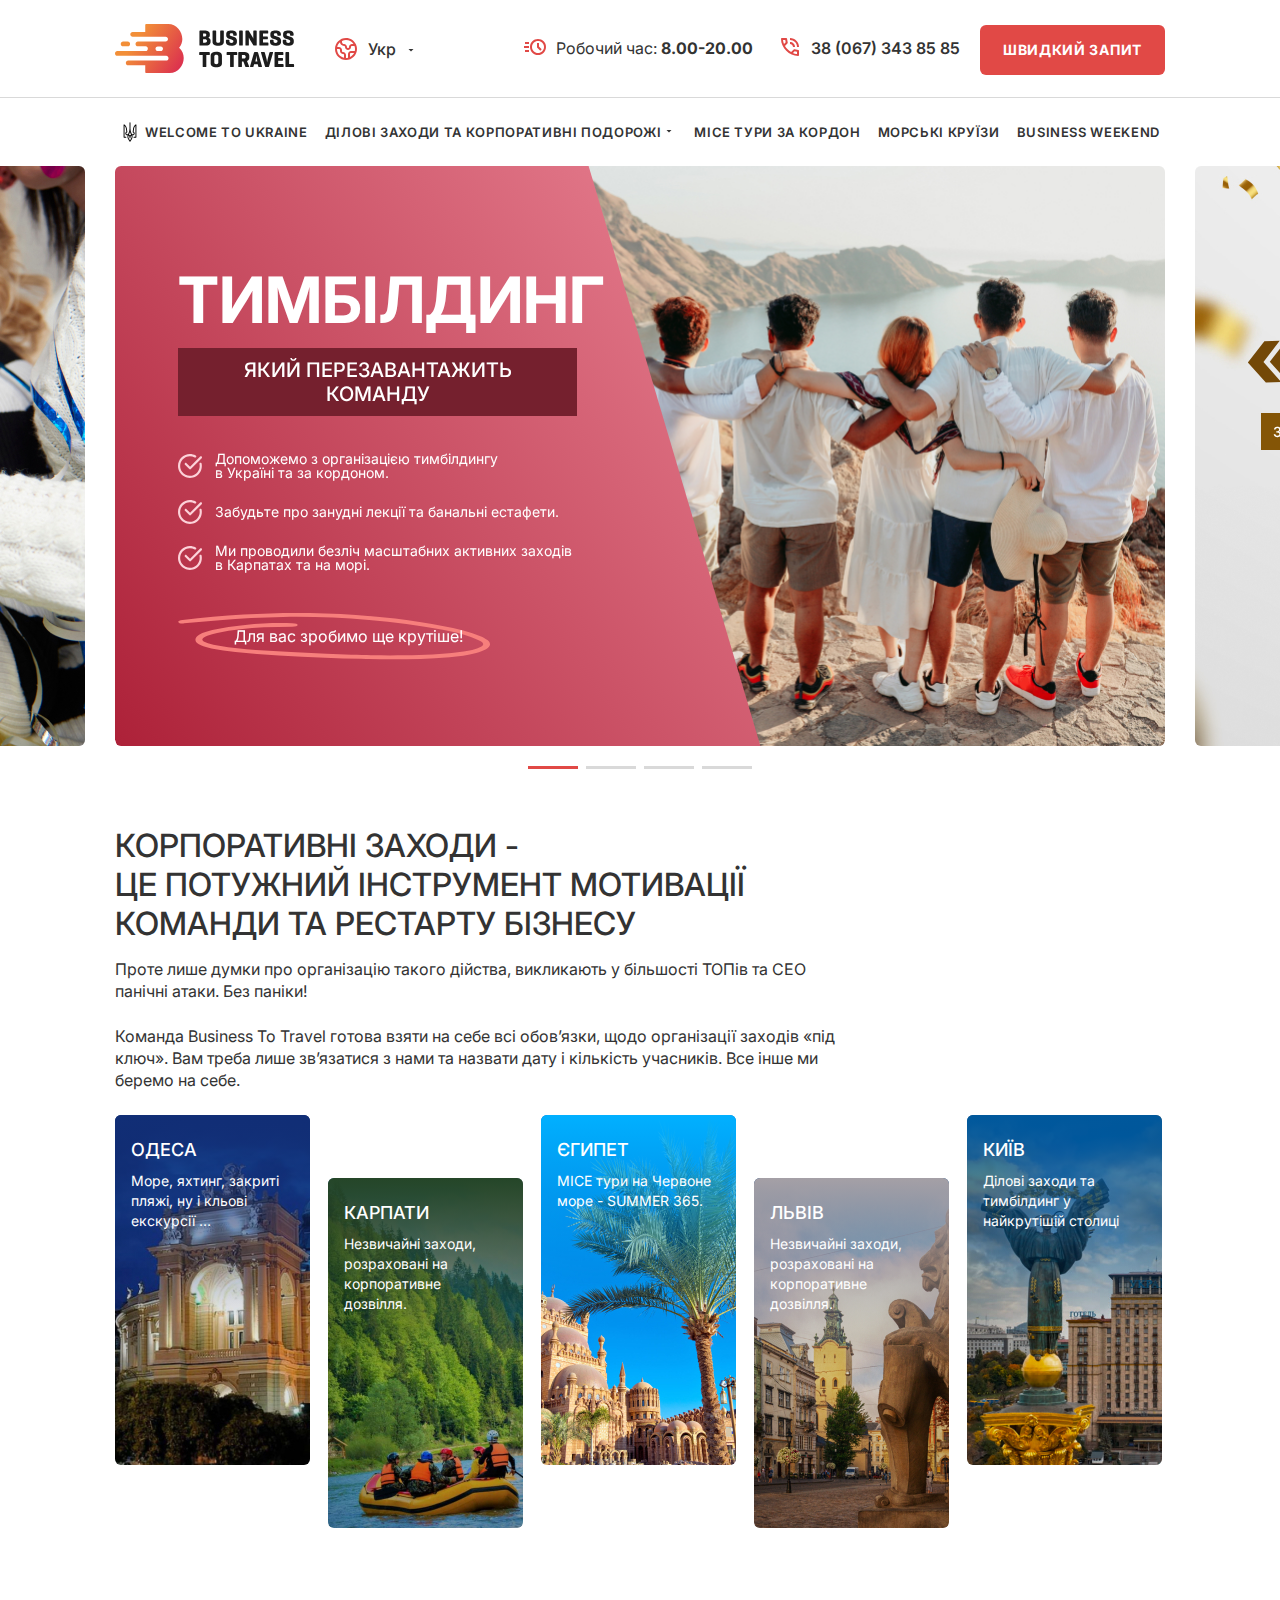
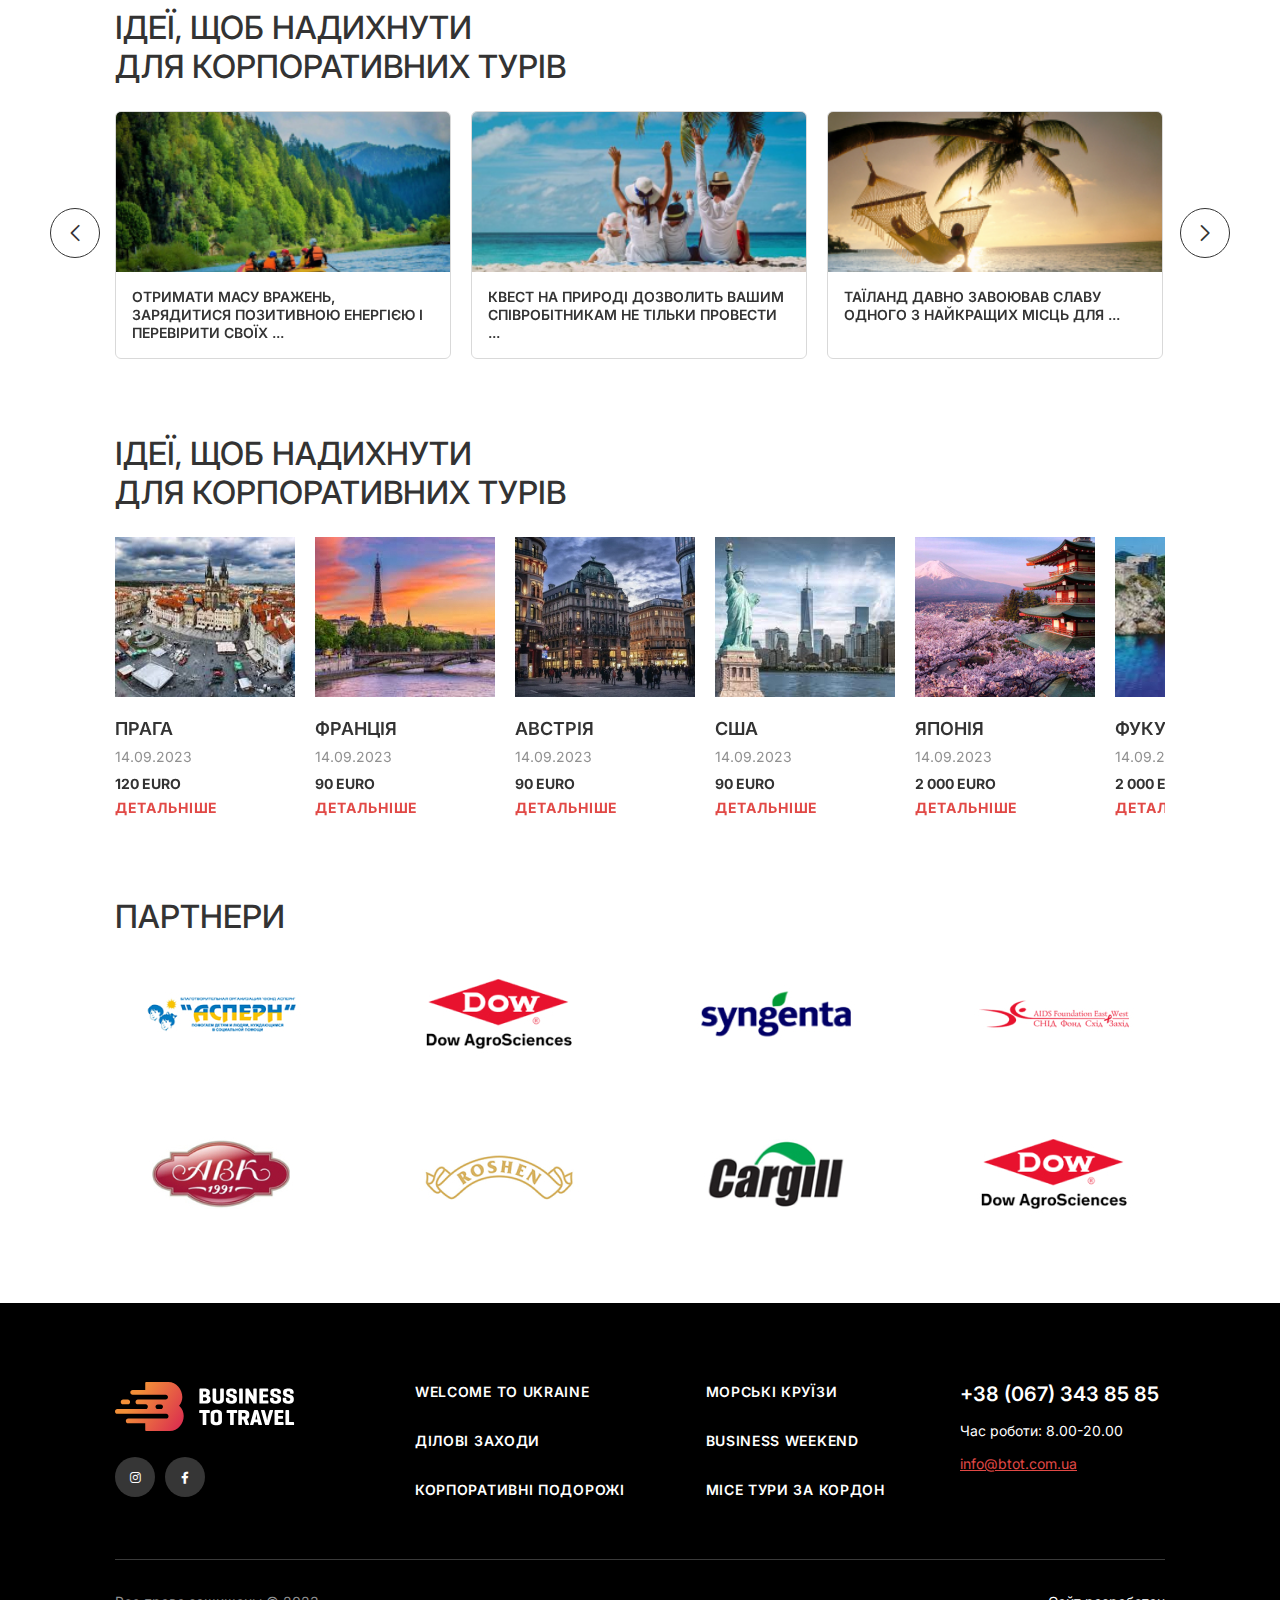
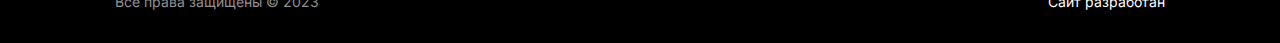
<file: html/index.html>
<!doctype html>
<html lang="ua">
<head>
	<meta charset="UTF-8">
	<meta name="viewport"
				content="width=device-width, user-scalable=no, initial-scale=1.0, maximum-scale=1.0, minimum-scale=1.0">
	<meta http-equiv="X-UA-Compatible" content="ie=edge">
	<title>Btot</title>

	
	<!-- Main style -->
	<link rel="stylesheet" href="css/normalize.css"/>
	<link rel="preconnect" href="https://fonts.googleapis.com">
	<link rel="preconnect" href="https://fonts.gstatic.com" crossorigin>
	<link href="https://fonts.googleapis.com/css2?family=Inter:wght@300;400;500;600;700&display=swap" rel="stylesheet">
	<link rel="stylesheet" type="text/css" href="fonts/FA5PRO-master/css/all.css"/>
	<link rel="stylesheet" href="css/jquery.fancybox.min.css"/>
	<link rel="stylesheet" type="text/css" href="css/nice-select.css"/>
	<link rel="stylesheet" type="text/css" href="css/swiper.min.css"/>
	<link rel="stylesheet" type="text/css" href="css/intlTelInput.min.css"/>
	<link rel="stylesheet" type="text/css" href="css/styles.css"/>
	<link rel="stylesheet" type="text/css" href="css/responsive.css"/>
	
</head>
<body>

  <header>
		<div class="top-line">
			<div class="content-width">
				<div class="logo-wrap">
					<a href="index.html">
						<img src="img/logo.svg" alt="">
						<img src="img/logo-mob.svg" alt="" class="mob">
					</a>
					<div class="lang-wrap">
						<div class="select-block ">
							<label class="form-label" for="lang"><img src="img/icon-1.svg" alt=""></label>
							<select id="lang" class="select">
								<option value="1">Укр</option>
								<option value="2">En</option>
							</select>
						</div>
					</div>
				</div>
				<div class="contact-wrap">
					<ul class="contact-list">
						<li>
							<div class="icon-wrap">
								<img src="img/icon-2.svg" alt="">
							</div>
							<p>Робочий час: <b>8.00-20.00</b></p>
						</li>
						<li>
							<div class="icon-wrap">
								<img src="img/icon-3.svg" alt="">
							</div>
							<p><a href="tel:+380673438585">38 (067) 343 85 85</a></p>
						</li>
					</ul>
					<div class="btn-wrap">
						<a href="#" class="btn-default btn-big">швидкий запит</a>
					</div>
					<div class="open-menu">
						<a href="#">
							<span></span>
							<span></span>
							<span></span>
						</a>
					</div>
				</div>
			</div>
		</div>
		<div class="second-line">
			<div class="content-width">
				<nav class="top-menu">
					<ul>
						<li><a href="index.html"><img src="img/icon-5.svg" alt="">Welcome to Ukraine</a></li>
						<li class="sub-li">
							<a href="index.html">ДІЛОВІ ЗАХОДИ ТА КОРПОРАТИВНІ ПОДОРОЖІ</a>
							<ul class="sub-menu">
								<li><a href="#">ДІЛОВІ ЗАХОДИ ТА КОРПОРАТИВНІ</a></li>
								<li><a href="#">ДІЛОВІ ЗАХОДИ ТА КОРПОРАТИВНІ</a></li>
								<li><a href="#">ДІЛОВІ ЗАХОДИ ТА КОРПОРАТИВНІ</a></li>
							</ul>
						</li>
						<li><a href="index.html">МІСЕ ТУРИ ЗА КОРДОН</a></li>
						<li><a href="index.html">МОРСЬКІ КРУЇЗИ</a></li>
						<li><a href="index.html">BUSINESS WEEKEND</a></li>
					</ul>
				</nav>
			</div>
		</div>
  </header>

	<div class="menu-responsive" id="menu-responsive" style="display: none">
		<div class="top">
			<div class="close-menu">
				<a href="#"><img src="img/close.svg" alt=""></a>
			</div>
		</div>
		<div class="wrap">
			<div class="title">
				<h6>Меню</h6>
			</div>
			<nav class="mob-menu">
				<ul>
					<li><a href="index.html"><img src="img/icon-5.svg" alt="">Welcome to Ukraine</a></li>
					<li class="sub-li">
						<a href="index.html">ДІЛОВІ ЗАХОДИ ТА КОРПОРАТИВНІ ПОДОРОЖІ</a>
						<ul class="sub-menu">
							<li><a href="#">ДІЛОВІ ЗАХОДИ ТА КОРПОРАТИВНІ</a></li>
							<li><a href="#">ДІЛОВІ ЗАХОДИ ТА КОРПОРАТИВНІ</a></li>
							<li><a href="#">ДІЛОВІ ЗАХОДИ ТА КОРПОРАТИВНІ</a></li>
						</ul>
					</li>
					<li><a href="index.html">МІСЕ ТУРИ ЗА КОРДОН</a></li>
					<li><a href="index.html">МОРСЬКІ КРУЇЗИ</a></li>
					<li><a href="index.html">BUSINESS WEEKEND</a></li>
				</ul>
			</nav>
			<div class="contact-wrap">
				<ul class="contact-list">
					<li>
						<div class="icon-wrap">
							<img src="img/icon-2.svg" alt="">
						</div>
						<p>Робочий час: <b>8.00-20.00</b></p>
					</li>
					<li>
						<div class="icon-wrap">
							<img src="img/icon-3.svg" alt="">
						</div>
						<p><a href="tel:+380673438585">38 (067) 343 85 85</a></p>
					</li>
				</ul>
				<div class="lang-wrap">
					<div class="select-block ">
						<label class="form-label" for="lang-mob"><img src="img/icon-1.svg" alt=""></label>
						<select id="lang-mob" class="select">
							<option value="1">Укр</option>
							<option value="2">En</option>
						</select>
					</div>
				</div>
			</div>
			<div class="btn-wrap">
				<a href="#" class="btn-default btn-big">швидкий запит</a>
			</div>
		</div>
	</div>

	<main>



		<section class="home-banner">
			<div class="content-width">
				<div class="swiper banner-slider">
					<div class="swiper-wrapper">


						<div class="swiper-slide swiper-slide-1">
							<div class="bg">
								<img src="img/img-1.jpg" alt="">
							</div>
							<div class="content">
								<div class="bg-content"></div>
								<div class="wrap">
									<h1>Тимбілдинг</h1>
									<h6>який перезавантажить команду</h6>
									<ul class="list-check">
										<li>Допоможемо з організацією тимбілдингу<br>
											в Україні та за кордоном. </li>
										<li>Забудьте про занудні лекції та банальні естафети. </li>
										<li>Ми проводили безліч масштабних активних заходів в Карпатах та на морі. </li>
									</ul>
									<p class="after"><span>Для вас зробимо ще крутіше!</span> <img src="img/icon-6.svg" alt=""></p>
								</div>
							</div>
						</div>
						<div class="swiper-slide swiper-slide-2">
							<div class="bg">
								<img src="img/bg-1.jpg" alt="">
							</div>
							<div class="content">
								<div class="bg-content"></div>
								<div class="wrap">
									<h5>Корпоративні заходи</h5>
									<h2>«під ключ»</h2>
									<h6>Зробіть речі простими та заощаджуйте час, гроші та зусилля</h6>
									<ul class="list-check">
										<li>Потрібна швидка та ідеальна організація ділового
											чи корпоративного заходу </li>
										<li>Немає жодних ідей </li>
										<li>Ми надаємо готові рішення та послуги, щоб допомогти компанія взяти під контроль свої зустрічі та корпоративні заходи!</li>
									</ul>

								</div>
							</div>
						</div>
						<div class="swiper-slide swiper-slide-3">
							<div class="bg">
								<img src="img/bg-2.jpg" alt="">
							</div>
							<div class="content">
								<div class="bg-content">
									<img src="img/img-6.png" alt="">
								</div>
								<div class="wrap">
									<h5>Подорож <b>до</b></h5>
									<h2>Карпат</h2>
									<h5 class="sub-title">З командою чи бізнес партнерами? Легко!</h5>
									<ul class="list-check">
										<li>Без перебільшення, ми можемо організувати найкращий відпочинок у Карпатах. </li>
										<li>Більше 15 років ми успішно працюємо в сфері організації корпоративного відпочинку в Україні, а саме в Карпатах.</li>
									</ul>
								</div>
							</div>
						</div>
						<div class="swiper-slide swiper-slide-4">
							<div class="bg">
								<img src="img/bg-3.jpg" alt="">
							</div>
							<div class="content">
								<div class="bg-content"></div>
								<div class="wrap">
									<div class="title-wrap">
										<h5>Професійна організація </h5>
										<h5>ділових та корпоративних заходів</h5>
									</div>
									<h6> в Україні та за кордоном</h6>
									<p class="after"><span>Тимбілдинг нового рівня</span>  <img src="img/icon-11.svg" alt=""></p>
									<ul class="list-check">
										<li>Ніяких випробувань</li>
										<li>Тільки відпочинок, розваги та позитивні емоції</li>
										<li>Які допоможуть адаптувати співробітників до нових умов. </li>
									</ul>

								</div>
							</div>
						</div>
					</div>
					<div class="swiper-pagination banner-pagination"></div>
				</div>
			</div>
		</section>

		<section class="select-city">
			<div class="content-width">
				<div class="top">
					<h2>Корпоративні заходи -<br>
						Це потужний інструмент мотивації команди та рестарту бізнесу</h2>
					<p>Проте лише думки про організацію такого дійства, викликають у більшості ТОПів та CEO панічні атаки. Без паніки!</p>

					<p>Команда Business To Travel готова взяти на себе всі обов’язки, щодо організації заходів «під ключ». Вам треба лише зв’язатися з нами та назвати дату і кількість учасників. Все інше ми беремо на себе.</p>
				</div>
				<div class="item-wrap">
					<div class="item item-1">
						<div class="bg">
							<img src="img/img-2-1.jpg" alt="">
						</div>
						<a href="#">
							<h6>Одеса</h6>
							<p>Море, яхтинг, закриті пляжі, ну і кльові екскурсії …</p>
							<span class="icon-wrap">
								<img src="img/icon-8.svg" alt="">
							</span>
						</a>
					</div>
					<div class="item item-2">
						<div class="bg">
							<img src="img/img-2-2.jpg" alt="">
						</div>
						<a href="#">
							<h6>Карпати</h6>
							<p>Незвичайні заходи, розраховані на корпоративне дозвілля.</p>
							<span class="icon-wrap">
								<img src="img/icon-8.svg" alt="">
							</span>
						</a>
					</div>
					<div class="item item-3">
						<div class="bg">
							<img src="img/img-2-3.jpg" alt="">
						</div>
						<a href="#">
							<h6>Єгипет</h6>
							<p>MICE тури на Червоне море - SUMMER 365.</p>
							<span class="icon-wrap">
								<img src="img/icon-8.svg" alt="">
							</span>
						</a>
					</div>
					<div class="item item-4">
						<div class="bg">
							<img src="img/img-2-4.jpg" alt="">
						</div>
						<a href="#">
							<h6>Львів</h6>
							<p>Незвичайні заходи, розраховані на корпоративне дозвілля.</p>
							<span class="icon-wrap">
								<img src="img/icon-8.svg" alt="">
							</span>
						</a>
					</div>
					<div class="item item-5">
						<div class="bg">
							<img src="img/img-2-5.jpg" alt="">
						</div>
						<a href="#">
							<h6>Київ</h6>
							<p>Ділові заходи та тимбілдинг у найкрутішій столиці</p>
							<span class="icon-wrap">
								<img src="img/icon-8.svg" alt="">
							</span>
						</a>
					</div>
				</div>
			</div>
		</section>

		<section class="slider-info-wrap">
			<div class="content-width">
				<div class="top">
					<h2>ІДЕЇ, ЩОБ НАДИХНУТИ<br>
						ДЛЯ КОРПОРАТИВНИХ ТУРІВ</h2>
				</div>
				<div class="slider-wrap">
					<div class="swiper slider-info">
						<div class="swiper-wrapper">
							<div class="swiper-slide ">
								<figure>
									<img src="img/img-3-1.jpg" alt="">
								</figure>
								<div class="text-wrap">
									<p>Отримати масу вражень, зарядитися позитивною енергією і перевірити своїх співробітників</p>
								</div>
							</div>
							<div class="swiper-slide ">
								<figure>
									<img src="img/img-3-2.jpg" alt="">
								</figure>
								<div class="text-wrap">
									<p>Квест на природі дозволить вашим співробітникам не тільки провести час на свіжому повітрі</p>
								</div>
							</div>
							<div class="swiper-slide ">
								<figure>
									<img src="img/img-3-3.jpg" alt="">
								</figure>
								<div class="text-wrap">
									<p>Таїланд давно завоював славу одного з найкращих місць для відпочинку в зимовий період</p>
								</div>
							</div>
							<div class="swiper-slide ">
								<figure>
									<img src="img/img-3-4.jpg" alt="">
								</figure>
								<div class="text-wrap">
									<p>Фукуок — найбільший острів В'єтнаму, а тому і самий популярний.</p>
								</div>
							</div>
						</div>
					</div>
					<div class="nav-wrap">
						<div class="swiper-button-next info-next"></div>
						<div class="swiper-button-prev info-prev"></div>
					</div>
					<div class="swiper-pagination info-pagination"></div>
				</div>

			</div>
		</section>

		<section class="tour">
			<div class="content-width">
				<div class="top">
					<h2>ІДЕЇ, ЩОБ НАДИХНУТИ<br>
						ДЛЯ КОРПОРАТИВНИХ ТУРІВ</h2>
				</div>
				<div class="slider-wrap">
					<div class="swiper slider-tour">
						<div class="swiper-wrapper">
							<div class="swiper-slide">
								<figure>
									<img src="img/img-4-1.jpg" alt="">
								</figure>
								<div class="text-wrap">
									<h6>Прага</h6>
									<p class="date">14.09.2023</p>
									<p class="cost">120 EURO</p>
									<p><a href="#fast" class="fancybox">Детальніше</a></p>
								</div>
							</div>
							<div class="swiper-slide">
								<figure>
									<img src="img/img-4-2.jpg" alt="">
								</figure>
								<div class="text-wrap">
									<h6>Франція</h6>
									<p class="date">14.09.2023</p>
									<p class="cost">90 EURO</p>
									<p><a href="#fast" class="fancybox">Детальніше</a></p>
								</div>
							</div>
							<div class="swiper-slide">
								<figure>
									<img src="img/img-4-3.jpg" alt="">
								</figure>
								<div class="text-wrap">
									<h6>Австрія</h6>
									<p class="date">14.09.2023</p>
									<p class="cost">90 EURO</p>
									<p><a href="#fast" class="fancybox">Детальніше</a></p>
								</div>
							</div>
							<div class="swiper-slide">
								<figure>
									<img src="img/img-4-4.jpg" alt="">
								</figure>
								<div class="text-wrap">
									<h6>США</h6>
									<p class="date">14.09.2023</p>
									<p class="cost">90 EURO</p>
									<p><a href="#fast" class="fancybox">Детальніше</a></p>
								</div>
							</div>
							<div class="swiper-slide">
								<figure>
									<img src="img/img-4-5.jpg" alt="">
								</figure>
								<div class="text-wrap">
									<h6>Японія</h6>
									<p class="date">14.09.2023</p>
									<p class="cost">2 000 EURO</p>
									<p><a href="#fast" class="fancybox">Детальніше</a></p>
								</div>
							</div>
							<div class="swiper-slide">
								<figure>
									<img src="img/img-4-6.jpg" alt="">
								</figure>
								<div class="text-wrap">
									<h6>Фукуок</h6>
									<p class="date">14.09.2023</p>
									<p class="cost">2 000 EURO</p>
									<p><a href="#fast" class="fancybox">Детальніше</a></p>
								</div>
							</div>
							<div class="swiper-slide">
								<figure>
									<img src="img/img-4-6.jpg" alt="">
								</figure>
								<div class="text-wrap">
									<h6>Фукуок ФукуокФукуокФукуокФ укуокФукуокФукуокФу куокФукуокФукуок</h6>
									<p class="date">14.09.2023</p>
									<p class="cost">2 000 EURO</p>
									<p><a href="#fast" class="fancybox">Детальніше</a></p>
								</div>
							</div>
							<div class="swiper-slide">
								<figure>
									<img src="img/img-4-6.jpg" alt="">
								</figure>
								<div class="text-wrap">
									<h6>Фукуок ФукуокФукуокФукуокФ укуокФукуокФукуокФу куокФукуокФукуок</h6>
									<p class="date">14.09.2023</p>
									<p class="cost">2 000 EURO</p>
									<p><a href="#fast" class="fancybox">Детальніше</a></p>
								</div>
							</div>
							<div class="swiper-slide">
								<figure>
									<img src="img/img-4-6.jpg" alt="">
								</figure>
								<div class="text-wrap">
									<h6>Фукуок ФукуокФукуокФукуокФ укуокФукуокФукуокФу куокФукуокФукуок</h6>
									<p class="date">14.09.2023</p>
									<p class="cost">2 000 EURO</p>
									<p><a href="#fast" class="fancybox">Детальніше</a></p>
								</div>
							</div>
							<div class="swiper-slide">
								<figure>
									<img src="img/img-4-6.jpg" alt="">
								</figure>
								<div class="text-wrap">
									<h6>Фукуок ФукуокФукуокФукуокФ укуокФукуокФукуокФу куокФукуокФукуок</h6>
									<p class="date">14.09.2023</p>
									<p class="cost">2 000 EURO</p>
									<p><a href="#fast" class="fancybox">Детальніше</a></p>
								</div>
							</div>
							<div class="swiper-slide">
								<figure>
									<img src="img/img-4-6.jpg" alt="">
								</figure>
								<div class="text-wrap">
									<h6>Фукуок ФукуокФукуокФукуокФ укуокФукуокФукуокФу куокФукуокФукуок</h6>
									<p class="date">14.09.2023</p>
									<p class="cost">2 000 EURO</p>
									<p><a href="#fast" class="fancybox">Детальніше</a></p>
								</div>
							</div>
							<div class="swiper-slide">
								<figure>
									<img src="img/img-4-6.jpg" alt="">
								</figure>
								<div class="text-wrap">
									<h6>Фукуок ФукуокФукуокФукуокФ укуокФукуокФукуокФу куокФукуокФукуок</h6>
									<p class="date">14.09.2023</p>
									<p class="cost">2 000 EURO</p>
									<p><a href="#fast" class="fancybox">Детальніше</a></p>
								</div>
							</div>
						</div>
						<div class="swiper-pagination tour-pagination"></div>
					</div>
				</div>
			</div>
		</section>
		
		<section class="partners">
			<div class="content-width">
				<h2>Партнери</h2>
				<div class="content">
					<figure>
						<img src="img/img-5-1.jpg" alt="">
					</figure>
					<figure>
						<img src="img/img-5-2.jpg" alt="">
					</figure>
					<figure>
						<img src="img/img-5-3.jpg" alt="">
					</figure>
					<figure>
						<img src="img/img-5-4.jpg" alt="">
					</figure>
					<figure>
						<img src="img/img-5-5.jpg" alt="">
					</figure>
					<figure>
						<img src="img/img-5-6.jpg" alt="">
					</figure>
					<figure>
						<img src="img/img-5-7.jpg" alt="">
					</figure>
					<figure>
						<img src="img/img-5-8.jpg" alt="">
					</figure>
				</div>
			</div>
		</section>
		


	</main>

  <footer>
    <div class="content-width">
			<div class="logo-wrap">
				<a href="index.html">
					<img src="img/logo-1.svg" alt="">
					<img src="img/logo-1-mob.svg" alt="" class="mob">
				</a>
				<ul class="soc">
					<li><a href="#"><i class="fab fa-instagram"></i></a></li>
					<li><a href="#"><i class="fab fa-facebook-f"></i></a></li>
				</ul>
				<div class="mob-block">
					<h6><a href="tel:+380673438585">+38 (067) 343 85 85</a></h6>
				</div>
			</div>
			<nav class="footer-menu">
				<ul>
					<li><a href="#">Welcome to Ukraine</a></li>
					<li><a href="#">МОРСЬКІ КРУЇЗИ</a></li>
					<li><a href="#">ДІЛОВІ ЗАХОДИ</a></li>
					<li><a href="#">BUSINESS WEEKEND</a></li>
					<li><a href="#">КОРПОРАТИВНІ ПОДОРОЖІ</a></li>
					<li><a href="#">МІСЕ ТУРИ ЗА КОРДОН</a></li>
				</ul>
			</nav>
			<div class="contact-wrap">
				<h6><a href="tel:+380673438585">+38 (067) 343 85 85</a></h6>
				<p>Час роботи: 8.00-20.00</p>
				<p><a href="mailto:info@btot.com.ua">info@btot.com.ua</a></p>
			</div>

			<div class="bottom">
				<p>Все права защищены © 2023</p>
				<p><a href="#">Сайт разработан</a></p>
				<div class="mob-block">
					<ul class="soc">
						<li><a href="#"><i class="fab fa-instagram"></i></a></li>
						<li><a href="#"><i class="fab fa-facebook-f"></i></a></li>
					</ul>
				</div>
			</div>
    </div>
  </footer>

	<div id="fast" class="default-popup" style="display: none">
		<div class="popup-main">
			<h3>Запитайте зараз</h3>
			<p>Компанія Veena World MICE tours професійно задовольнить усі ваші потреби у ділових поїздках. Наша команда буде рада допомогти вам </p>
			<form action="#" class="default-form">
				<div class="input-wrap input-wrap-50">
					<label for="name-popup">Прізвище, ім’я</label>
					<input type="text" name="name-popup" id="name-popup" placeholder="Денисенко Тамара">
				</div>
				<div class="input-wrap input-wrap-50">
					<label for="email-popup">Email</label>
					<input type="email" name="email-popup" id="email-popup" placeholder="name@company.com">
				</div>
				<div class="input-wrap ">
					<label for="tel-popup">Номер телефону</label>
					<input type="text" name="tel-popup" id="tel-popup" placeholder="(000) 000-00-00" class="tel">
				</div>
				<div class="input-wrap ">
					<label for="message-popup">Повідомлення</label>
					<textarea name="message-popup" id="message-popup" placeholder="Чи хотіли б ви надати більше деталей"></textarea>
				</div>
				<div class="input-wrap-submit">
					<button type="submit" class="btn-default btn-big">відправити</button>
				</div>
			</form>
		</div>
	</div>




  <script src="js/jquery.min.js"></script>
	<script src="js/swiper.js"></script>
	<script src="js/jquery.fancybox.min.js"></script>
	<script src="js/jquery.nice-select.min.js"></script>
	<script src="js/cuttr.min.js"></script>
	<script src="js/intlTelInput.min.js"></script>
	<script src="js/jquery.mask.min.js"></script>
	<script src="js/ion.rangeSlider.min.js"></script>
	<script src="js/script.js"></script>
</body>
</html>
</file>
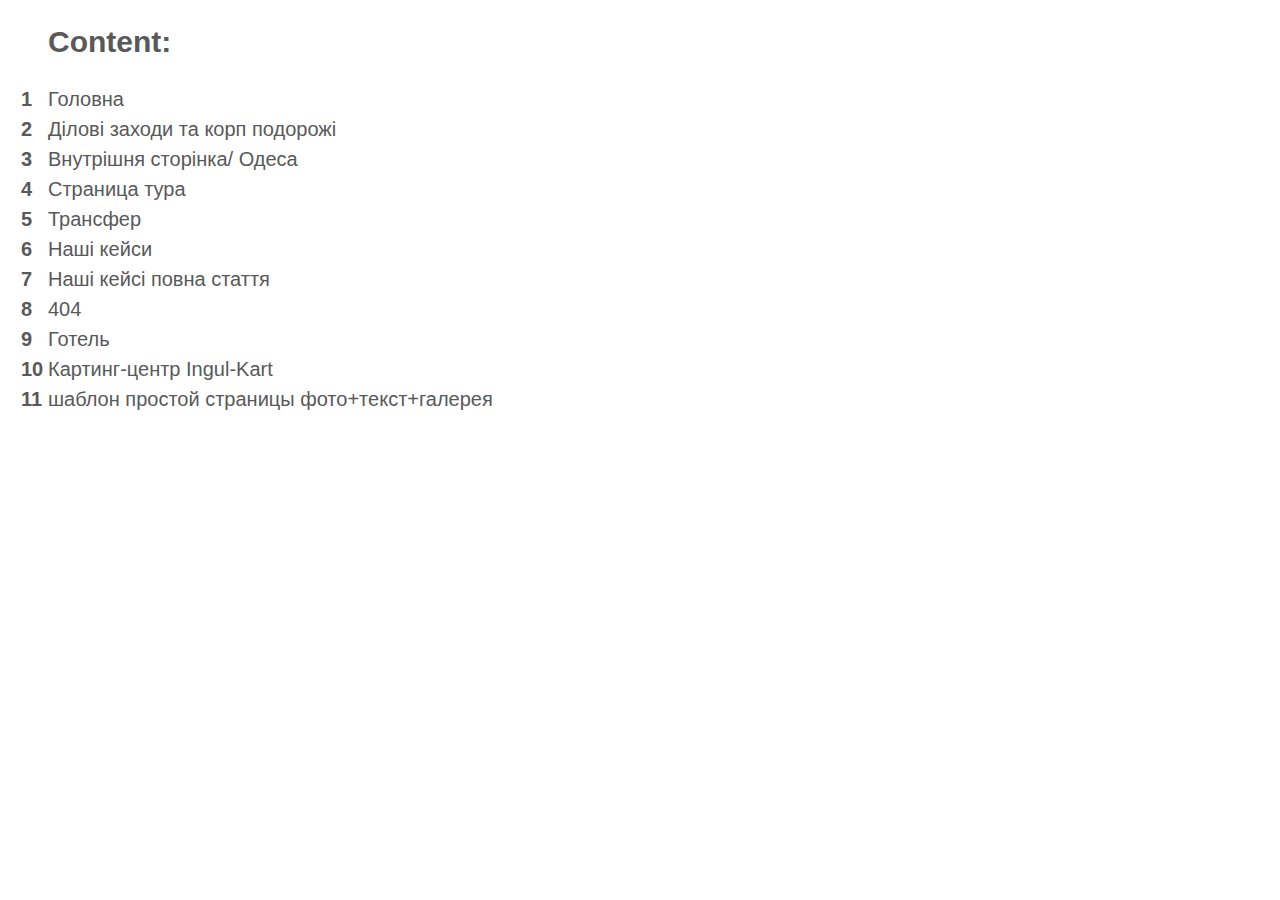
<file: html/_index.html>
<!DOCTYPE html><html lang="en"><head>
    <meta charset="UTF-8">
    <title>Content</title>
    <style>
        p, h2{
            font-family: 'Conv_Lato-Regular', sans-serif;
            font-size: 30px;
            font-weight: 700;
            color: #595959;
            margin-left: 40px;
        }

        li{
            list-style-type: none;
            counter-increment: li;
            position: relative;
        }
        ol li::before {
            content: counter(li) ;
            display: inline-block;
            width: 10px;
            margin-right: 8px;
            margin-left: -17px;
            position: absolute;
            font-size: 20px;
            font-weight: 600;
            line-height: 24px;
            top: 3px;
            left: -10px;
            color: #595959;
            font-family: 'Conv_Lato-Regular', sans-serif;
        }
        li a{
            text-decoration: none;
            font-family: 'Conv_Lato-Regular', sans-serif;
            font-size: 20px;
            font-weight: 500;
            color: #595959;
            line-height: 30px;
        }

        li a:hover{
            color: #ff3448;
        }
    </style></head>
    <body><h2>Content:</h2><ol>
        <li><a href="index.html">Головна</a></li>
        <li><a href="catalog.html">Ділові заходи та корп подорожі</a></li>
        <li><a href="product.html">Внутрішня сторінка/ Одеса</a></li>
        <li><a href="product-inner.html"> Страница тура</a></li>
        <li><a href="transfer.html">Трансфер</a></li>
        <li><a href="cases.html">Наші кейси</a></li>
        <li><a href="case-inner.html">Наші кейсі повна стаття</a></li>
        <li><a href="404.html">404</a></li>
        <li><a href="hotel.html">Готель</a></li>
        <li><a href="kart.html">Картинг-центр Ingul-Kart</a></li>
        <li><a href="page.html">шаблон простой страницы фото+текст+галерея</a></li>




    </ol></body></html>
</file>
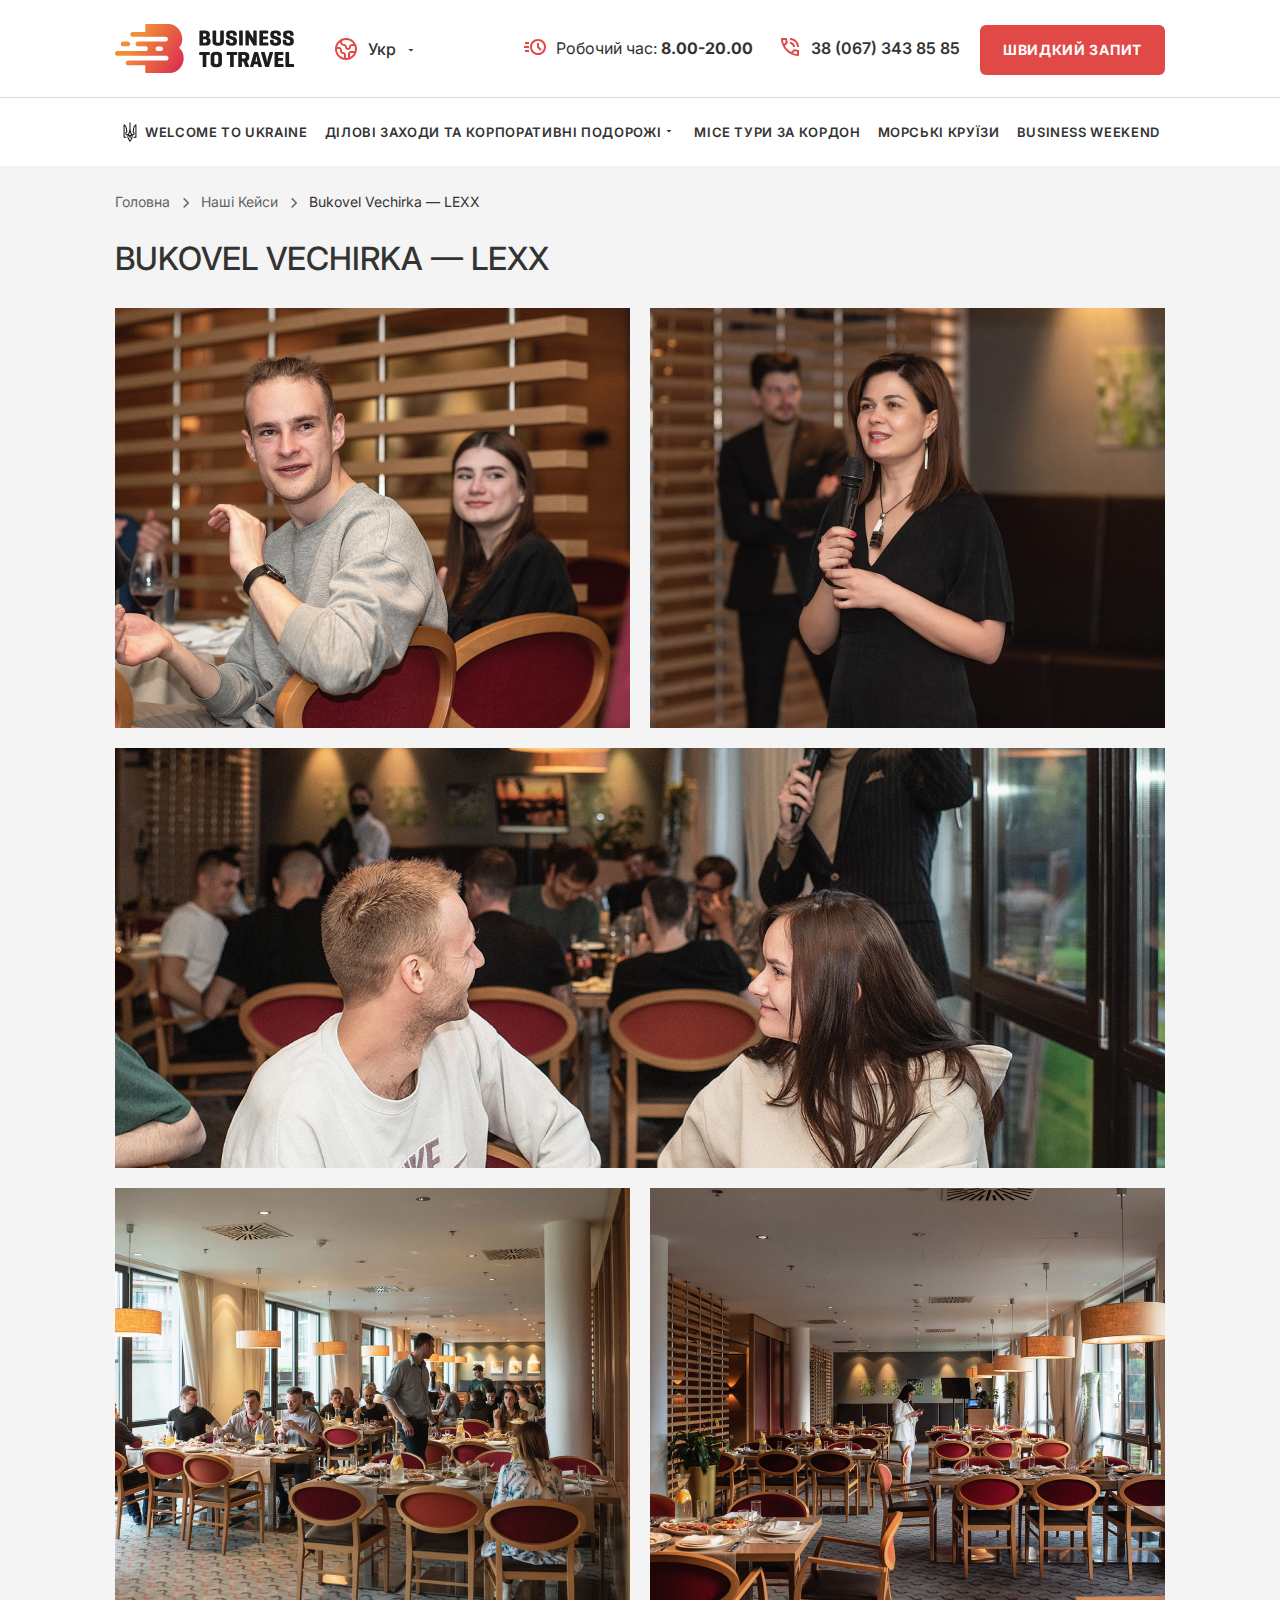
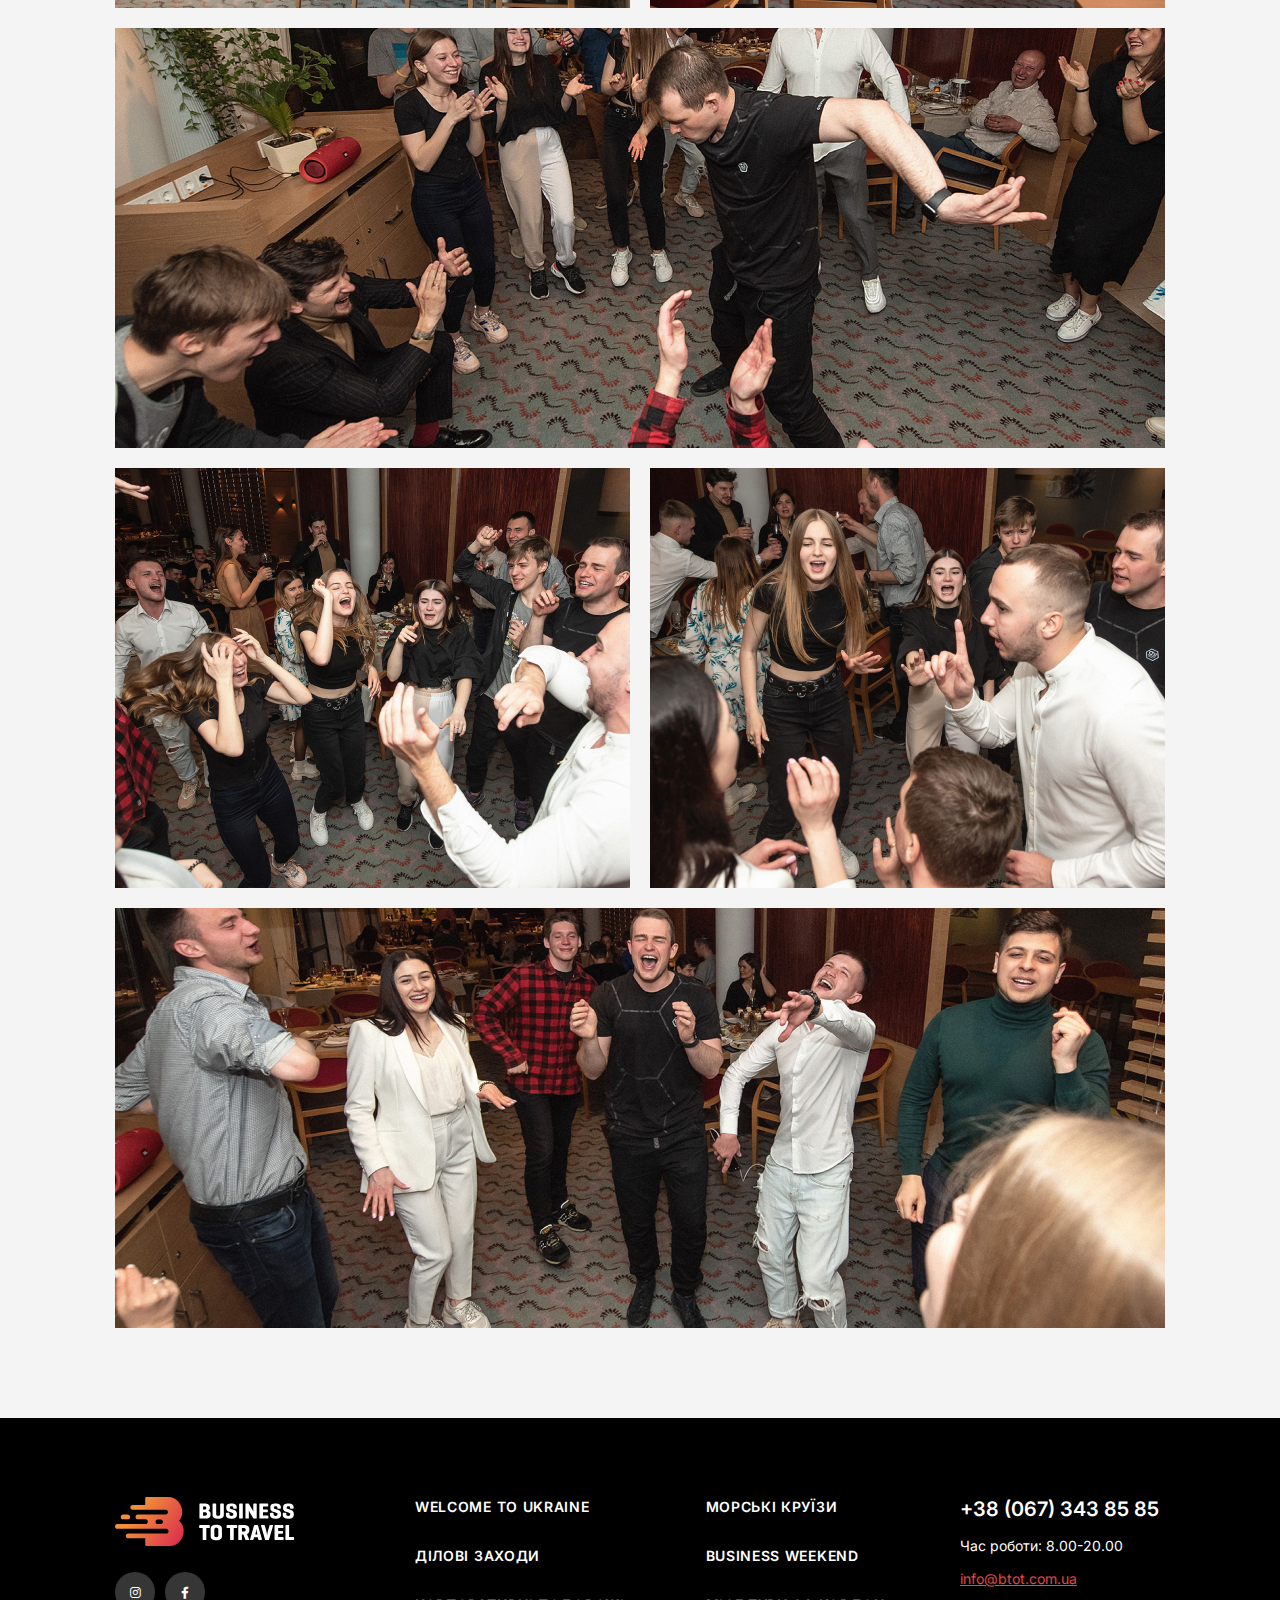
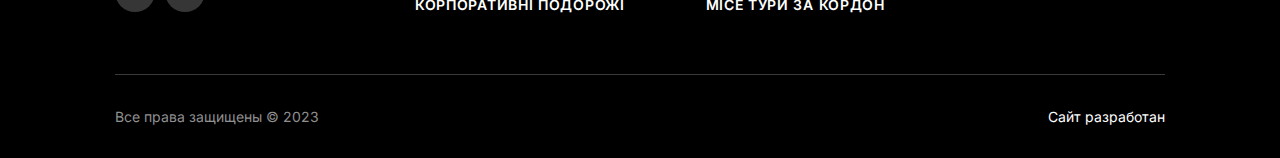
<file: html/case-inner.html>
<!doctype html>
<html lang="ua">
<head>
	<meta charset="UTF-8">
	<meta name="viewport"
				content="width=device-width, user-scalable=no, initial-scale=1.0, maximum-scale=1.0, minimum-scale=1.0">
	<meta http-equiv="X-UA-Compatible" content="ie=edge">
	<title>Btot</title>

	
	<!-- Main style -->
	<link rel="stylesheet" href="css/normalize.css"/>
	<link rel="preconnect" href="https://fonts.googleapis.com">
	<link rel="preconnect" href="https://fonts.gstatic.com" crossorigin>
	<link href="https://fonts.googleapis.com/css2?family=Inter:wght@300;400;500;600;700&display=swap" rel="stylesheet">
	<link rel="stylesheet" type="text/css" href="fonts/FA5PRO-master/css/all.css"/>
	<link rel="stylesheet" href="css/jquery.fancybox.min.css"/>
	<link rel="stylesheet" type="text/css" href="css/nice-select.css"/>
	<link rel="stylesheet" type="text/css" href="css/swiper.min.css"/>
	<link rel="stylesheet" type="text/css" href="css/intlTelInput.min.css"/>
	<link rel="stylesheet" type="text/css" href="css/ion.rangeSlider.min.css"/>
	<link rel="stylesheet" type="text/css" href="css/styles.css"/>
	<link rel="stylesheet" type="text/css" href="css/responsive.css"/>
	
</head>
<body>

  <header>
		<div class="top-line">
			<div class="content-width">
				<div class="logo-wrap">
					<a href="index.html">
						<img src="img/logo.svg" alt="">
						<img src="img/logo-mob.svg" alt="" class="mob">
					</a>
					<div class="lang-wrap">
						<div class="select-block ">
							<label class="form-label" for="lang"><img src="img/icon-1.svg" alt=""></label>
							<select id="lang" class="select">
								<option value="1">Укр</option>
								<option value="2">En</option>
							</select>
						</div>
					</div>
				</div>
				<div class="contact-wrap">
					<ul class="contact-list">
						<li>
							<div class="icon-wrap">
								<img src="img/icon-2.svg" alt="">
							</div>
							<p>Робочий час: <b>8.00-20.00</b></p>
						</li>
						<li>
							<div class="icon-wrap">
								<img src="img/icon-3.svg" alt="">
							</div>
							<p><a href="tel:+380673438585">38 (067) 343 85 85</a></p>
						</li>
					</ul>
					<div class="btn-wrap">
						<a href="#" class="btn-default btn-big">швидкий запит</a>
					</div>
					<div class="open-menu">
						<a href="#">
							<span></span>
							<span></span>
							<span></span>
						</a>
					</div>
				</div>
			</div>
		</div>
		<div class="second-line">
			<div class="content-width">
				<nav class="top-menu">
					<ul>
						<li><a href="index.html"><img src="img/icon-5.svg" alt="">Welcome to Ukraine</a></li>
						<li class="sub-li">
							<a href="index.html">ДІЛОВІ ЗАХОДИ ТА КОРПОРАТИВНІ ПОДОРОЖІ</a>
							<ul class="sub-menu">
								<li><a href="#">ДІЛОВІ ЗАХОДИ ТА КОРПОРАТИВНІ</a></li>
								<li><a href="#">ДІЛОВІ ЗАХОДИ ТА КОРПОРАТИВНІ</a></li>
								<li><a href="#">ДІЛОВІ ЗАХОДИ ТА КОРПОРАТИВНІ</a></li>
							</ul>
						</li>
						<li><a href="index.html">МІСЕ ТУРИ ЗА КОРДОН</a></li>
						<li><a href="index.html">МОРСЬКІ КРУЇЗИ</a></li>
						<li><a href="index.html">BUSINESS WEEKEND</a></li>
					</ul>
				</nav>
			</div>
		</div>
  </header>

	<div class="menu-responsive" id="menu-responsive" style="display: none">
		<div class="top">
			<div class="close-menu">
				<a href="#"><img src="img/close.svg" alt=""></a>
			</div>
		</div>
		<div class="wrap">
			<div class="title">
				<h6>Меню</h6>
			</div>
			<nav class="mob-menu">
				<ul>
					<li><a href="index.html"><img src="img/icon-5.svg" alt="">Welcome to Ukraine</a></li>
					<li class="sub-li">
						<a href="index.html">ДІЛОВІ ЗАХОДИ ТА КОРПОРАТИВНІ ПОДОРОЖІ</a>
						<ul class="sub-menu">
							<li><a href="#">ДІЛОВІ ЗАХОДИ ТА КОРПОРАТИВНІ</a></li>
							<li><a href="#">ДІЛОВІ ЗАХОДИ ТА КОРПОРАТИВНІ</a></li>
							<li><a href="#">ДІЛОВІ ЗАХОДИ ТА КОРПОРАТИВНІ</a></li>
						</ul>
					</li>
					<li><a href="index.html">МІСЕ ТУРИ ЗА КОРДОН</a></li>
					<li><a href="index.html">МОРСЬКІ КРУЇЗИ</a></li>
					<li><a href="index.html">BUSINESS WEEKEND</a></li>
				</ul>
			</nav>
			<div class="contact-wrap">
				<ul class="contact-list">
					<li>
						<div class="icon-wrap">
							<img src="img/icon-2.svg" alt="">
						</div>
						<p>Робочий час: <b>8.00-20.00</b></p>
					</li>
					<li>
						<div class="icon-wrap">
							<img src="img/icon-3.svg" alt="">
						</div>
						<p><a href="tel:+380673438585">38 (067) 343 85 85</a></p>
					</li>
				</ul>
				<div class="lang-wrap">
					<div class="select-block ">
						<label class="form-label" for="lang-mob"><img src="img/icon-1.svg" alt=""></label>
						<select id="lang-mob" class="select">
							<option value="1">Укр</option>
							<option value="2">En</option>
						</select>
					</div>
				</div>
			</div>
			<div class="btn-wrap">
				<a href="#" class="btn-default btn-big">швидкий запит</a>
			</div>
		</div>
	</div>

	<main >
		<div class="bg-grey">
			<ul class="breadcrumb content-width">
				<li><a href="#">головна</a><i class="fas fa-chevron-right"></i></li>
				<li><a href="#">Наші кейси</a><i class="fas fa-chevron-right"></i></li>
				<li>Bukovel Vechirka — LEXX</li>
			</ul>

			<section class="case-inner">
				<div class="content-width">
					<h1>Bukovel Vechirka — LEXX</h1>
					<div class="content">
						<div class="item">
							<a href="img/img-12-1.jpg" data-fancybox="images">
								<img src="img/img-12-1.jpg" alt="">
							</a>
						</div>
						<div class="item">
							<a href="img/img-12-2.jpg" data-fancybox="images">
								<img src="img/img-12-2.jpg" alt="">
							</a>
						</div>
						<div class="item">
							<a href="img/img-12-3.jpg" data-fancybox="images">
								<img src="img/img-12-3.jpg" alt="">
							</a>
						</div>
						<div class="item">
							<a href="img/img-12-4.jpg" data-fancybox="images">
								<img src="img/img-12-4.jpg" alt="">
							</a>
						</div>
						<div class="item">
							<a href="img/img-12-5.jpg" data-fancybox="images">
								<img src="img/img-12-5.jpg" alt="">
							</a>
						</div>
						<div class="item">
							<a href="img/img-12-6.jpg" data-fancybox="images">
								<img src="img/img-12-6.jpg" alt="">
							</a>
						</div>
						<div class="item">
							<a href="img/img-12-7.jpg" data-fancybox="images">
								<img src="img/img-12-7.jpg" alt="">
							</a>
						</div>
						<div class="item">
							<a href="img/img-12-8.jpg" data-fancybox="images">
								<img src="img/img-12-8.jpg" alt="">
							</a>
						</div>
						<div class="item">
							<a href="img/img-12-9.jpg" data-fancybox="images">
								<img src="img/img-12-9.jpg" alt="">
							</a>
						</div>
					</div>
				</div>
			</section>


		</div>


	</main>

  <footer>
    <div class="content-width">
			<div class="logo-wrap">
				<a href="index.html">
					<img src="img/logo-1.svg" alt="">
					<img src="img/logo-1-mob.svg" alt="" class="mob">
				</a>
				<ul class="soc">
					<li><a href="#"><i class="fab fa-instagram"></i></a></li>
					<li><a href="#"><i class="fab fa-facebook-f"></i></a></li>
				</ul>
				<div class="mob-block">
					<h6><a href="tel:+380673438585">+38 (067) 343 85 85</a></h6>
				</div>
			</div>
			<nav class="footer-menu">
				<ul>
					<li><a href="#">Welcome to Ukraine</a></li>
					<li><a href="#">МОРСЬКІ КРУЇЗИ</a></li>
					<li><a href="#">ДІЛОВІ ЗАХОДИ</a></li>
					<li><a href="#">BUSINESS WEEKEND</a></li>
					<li><a href="#">КОРПОРАТИВНІ ПОДОРОЖІ</a></li>
					<li><a href="#">МІСЕ ТУРИ ЗА КОРДОН</a></li>
				</ul>
			</nav>
			<div class="contact-wrap">
				<h6><a href="tel:+380673438585">+38 (067) 343 85 85</a></h6>
				<p>Час роботи: 8.00-20.00</p>
				<p><a href="mailto:info@btot.com.ua">info@btot.com.ua</a></p>
			</div>

			<div class="bottom">
				<p>Все права защищены © 2023</p>
				<p><a href="#">Сайт разработан</a></p>
				<div class="mob-block">
					<ul class="soc">
						<li><a href="#"><i class="fab fa-instagram"></i></a></li>
						<li><a href="#"><i class="fab fa-facebook-f"></i></a></li>
					</ul>
				</div>
			</div>
    </div>
  </footer>

	<div id="fast" class="default-popup" style="display: none">
		<div class="popup-main">
			<h3>Запитайте зараз</h3>
			<p>Компанія Veena World MICE tours професійно задовольнить усі ваші потреби у ділових поїздках. Наша команда буде рада допомогти вам </p>
			<form action="#" class="default-form">
				<div class="input-wrap input-wrap-50">
					<label for="name-popup">Прізвище, ім’я</label>
					<input type="text" name="name-popup" id="name-popup" placeholder="Денисенко Тамара">
				</div>
				<div class="input-wrap input-wrap-50">
					<label for="email-popup">Email</label>
					<input type="email" name="email-popup" id="email-popup" placeholder="name@company.com">
				</div>
				<div class="input-wrap ">
					<label for="tel-popup">Номер телефону</label>
					<input type="text" name="tel-popup" id="tel-popup" placeholder="(000) 000-00-00" class="tel">
				</div>
				<div class="input-wrap ">
					<label for="message-popup">Повідомлення</label>
					<textarea name="message-popup" id="message-popup" placeholder="Чи хотіли б ви надати більше деталей"></textarea>
				</div>
				<div class="input-wrap-submit">
					<button type="submit" class="btn-default btn-big">відправити</button>
				</div>
			</form>
		</div>
	</div>


	<div id="filter" class="default-popup popup-filter" style="display: none">
		<div class="left-filter">

			<div class="wrap">
				<div class="top">
					<h4>Фільтри</h4>
					<div class="btn-wrap">
						<button type="reset">Очистити фільтри</button>
					</div>
				</div>
				<div class="item-list item-1 item">
					<a href="#" class="head-filter">курортний регіон <i class="fas fa-chevron-down"></i></a>
					<div class="filter filter-0">
						<ul>
							<li>
								<input type="checkbox" name="data-0p" id="data-0-1p">
								<label for="data-0-1p">Дністровський регіон</label>
							</li>
							<li>
								<input type="checkbox" name="data-0p" id="data-0-2p">
								<label for="data-0-2p">Затока</label>
							</li>
							<li>
								<input type="checkbox" name="data-0p" id="data-0-3p">
								<label for="data-0-3p">Кароліна Бугаз</label>
							</li>
							<li>
								<input type="checkbox" name="data-0" id="data-0-4p">
								<label for="data-0-4p">Буковель</label>
							</li>
							<li>
								<input type="checkbox" name="data-0p" id="data-0-5p">
								<label for="data-0-5p">Буковель</label>
							</li>
							<li>
								<input type="checkbox" name="data-0p" id="data-0-6p">
								<label for="data-0-6p">Буковель</label>
							</li>
							<li>
								<input type="checkbox" name="data-0p" id="data-0-7p">
								<label for="data-0-7p">Буковель</label>
							</li>
							<li>
								<input type="checkbox" name="data-0p" id="data-0-8p">
								<label for="data-0-8p">Буковель</label>
							</li>
						</ul>
						<a href="#" class="show-more-filter">
							<span>Показати ще</span>
							<span>Приховати</span>
						</a>
					</div>

				</div>
				<div class="item-list item-2 item">
					<a href="#" class="head-filter">ТИп відпочинку <i class="fas fa-chevron-down"></i></a>
					<div class="filter filter-1">
						<ul>
							<li>
								<input type="checkbox" name="data-1p" id="data-1-1p">
								<label for="data-1-1p">Івенти</label>
							</li>
							<li>
								<input type="checkbox" name="data-1p" id="data-1-2p">
								<label for="data-1-2p">Дегустації</label>
							</li>
							<li>
								<input type="checkbox" name="data-1p" id="data-1-3p">
								<label for="data-1-3p">Екскурсії</label>
							</li>
							<li>
								<input type="checkbox" name="data-1p" id="data-1-4p">
								<label for="data-1-4p">Нічне життя</label>
							</li>
							<li>
								<input type="checkbox" name="data-1p" id="data-1-5p">
								<label for="data-1-5p">Пляжі</label>
							</li>
							<li>
								<input type="checkbox" name="data-1p" id="data-1-6p">
								<label for="data-1-6p">Готові рішення</label>
							</li>
							<li>
								<input type="checkbox" name="data-1p" id="data-1-7p">
								<label for="data-1-7p">Готові рішення</label>
							</li>
							<li>
								<input type="checkbox" name="data-1p" id="data-1-8p">
								<label for="data-1-8p">Готові рішення</label>
							</li>
						</ul>
						<a href="#" class="show-more-filter">
							<span>Показати ще</span>
							<span>Приховати</span>
						</a>
					</div>

				</div>
				<div class="item-3 item">
					<a href="#" class="head-filter">Тривалість туру <i class="fas fa-chevron-down"></i></a>
					<div class="filter filter-2">
						<div class="extra-controls">

							<div>
								<label for="from1">від</label>
								<input type="text" value="3" class="inp js-from" id="from1" />
							</div>

							<div>
								<label for="to1">До</label>
								<input type="text" value="30" class="inp js-to" id="to1"/>
								<span>днів</span>
							</div>
						</div>
						<div class="range-slider">
							<label for="range1"></label>
							<input type="text" class="js-range-slider" value="" id="range1"/>
						</div>
					</div>

				</div>
				<div class="item-list item-4 item">
					<a href="#" class="head-filter">кількість людей <i class="fas fa-chevron-down"></i></a>
					<div class="filter filter-3">
						<ul>
							<li>
								<input type="checkbox" name="data-2p" id="data-2-1p">
								<label for="data-2-1p">1</label>
							</li>
							<li>
								<input type="checkbox" name="data-2p" id="data-2-2p">
								<label for="data-2-2p">2</label>
							</li>
							<li>
								<input type="checkbox" name="data-2p" id="data-2-3p">
								<label for="data-2-3p">3</label>
							</li>
							<li>
								<input type="checkbox" name="data-2p" id="data-2-4p">
								<label for="data-2-4p">4</label>
							</li>
							<li>
								<input type="checkbox" name="data-2p" id="data-2-5p">
								<label for="data-2-5p">5</label>
							</li>
							<li>
								<input type="checkbox" name="data-2p" id="data-2-6p">
								<label for="data-2-6p">6+</label>
							</li>

						</ul>
						<a href="#" class="show-more-filter">
							<span>Показати ще</span>
							<span>Приховати</span>
						</a>
					</div>

				</div>
				<div class="item-list item-5 item">
					<a href="#" class="head-filter">що пропонуємо <i class="fas fa-chevron-down"></i></a>
					<div class="filter filter-4">
						<ul>
							<li>
								<input type="checkbox" name="data-3p" id="data-3-1p">
								<label for="data-3-1p">Трансфер включено</label>
							</li>
							<li>
								<input type="checkbox" name="data-3p" id="data-3-2p">
								<label for="data-3-2p">Харчування під час програми</label>
							</li>
							<li>
								<input type="checkbox" name="data-3p" id="data-3-3p">
								<label for="data-3-3p">Супровід ескурсовода</label>
							</li>
							<li>
								<input type="checkbox" name="data-3p" id="data-3-4p">
								<label for="data-3-4p">Послуги перекладача</label>
							</li>
							<li>
								<input type="checkbox" name="data-3p" id="data-3-5p">
								<label for="data-3-5p">Послуги перекладача</label>
							</li>
							<li>
								<input type="checkbox" name="data-3p" id="data-3-6p">
								<label for="data-3-6p">Послуги перекладача</label>
							</li>

						</ul>
						<a href="#" class="show-more-filter">
							<span>Показати ще</span>
							<span>Приховати</span>
						</a>
					</div>

				</div>
				<div class="btn-wrap-full">
					<button type="submit" class="btn-default btn-big btn-border">Застосувати</button>
				</div>
			</div>
		</div>
	</div>



  <script src="js/jquery.min.js"></script>
	<script src="js/swiper.js"></script>
	<script src="js/jquery.fancybox.min.js"></script>
	<script src="js/jquery.nice-select.min.js"></script>
	<script src="js/cuttr.min.js"></script>
	<script src="js/intlTelInput.min.js"></script>
	<script src="js/jquery.mask.min.js"></script>
	<script src="js/ion.rangeSlider.min.js"></script>
	<script src="js/script.js"></script>
</body>
</html>
</file>
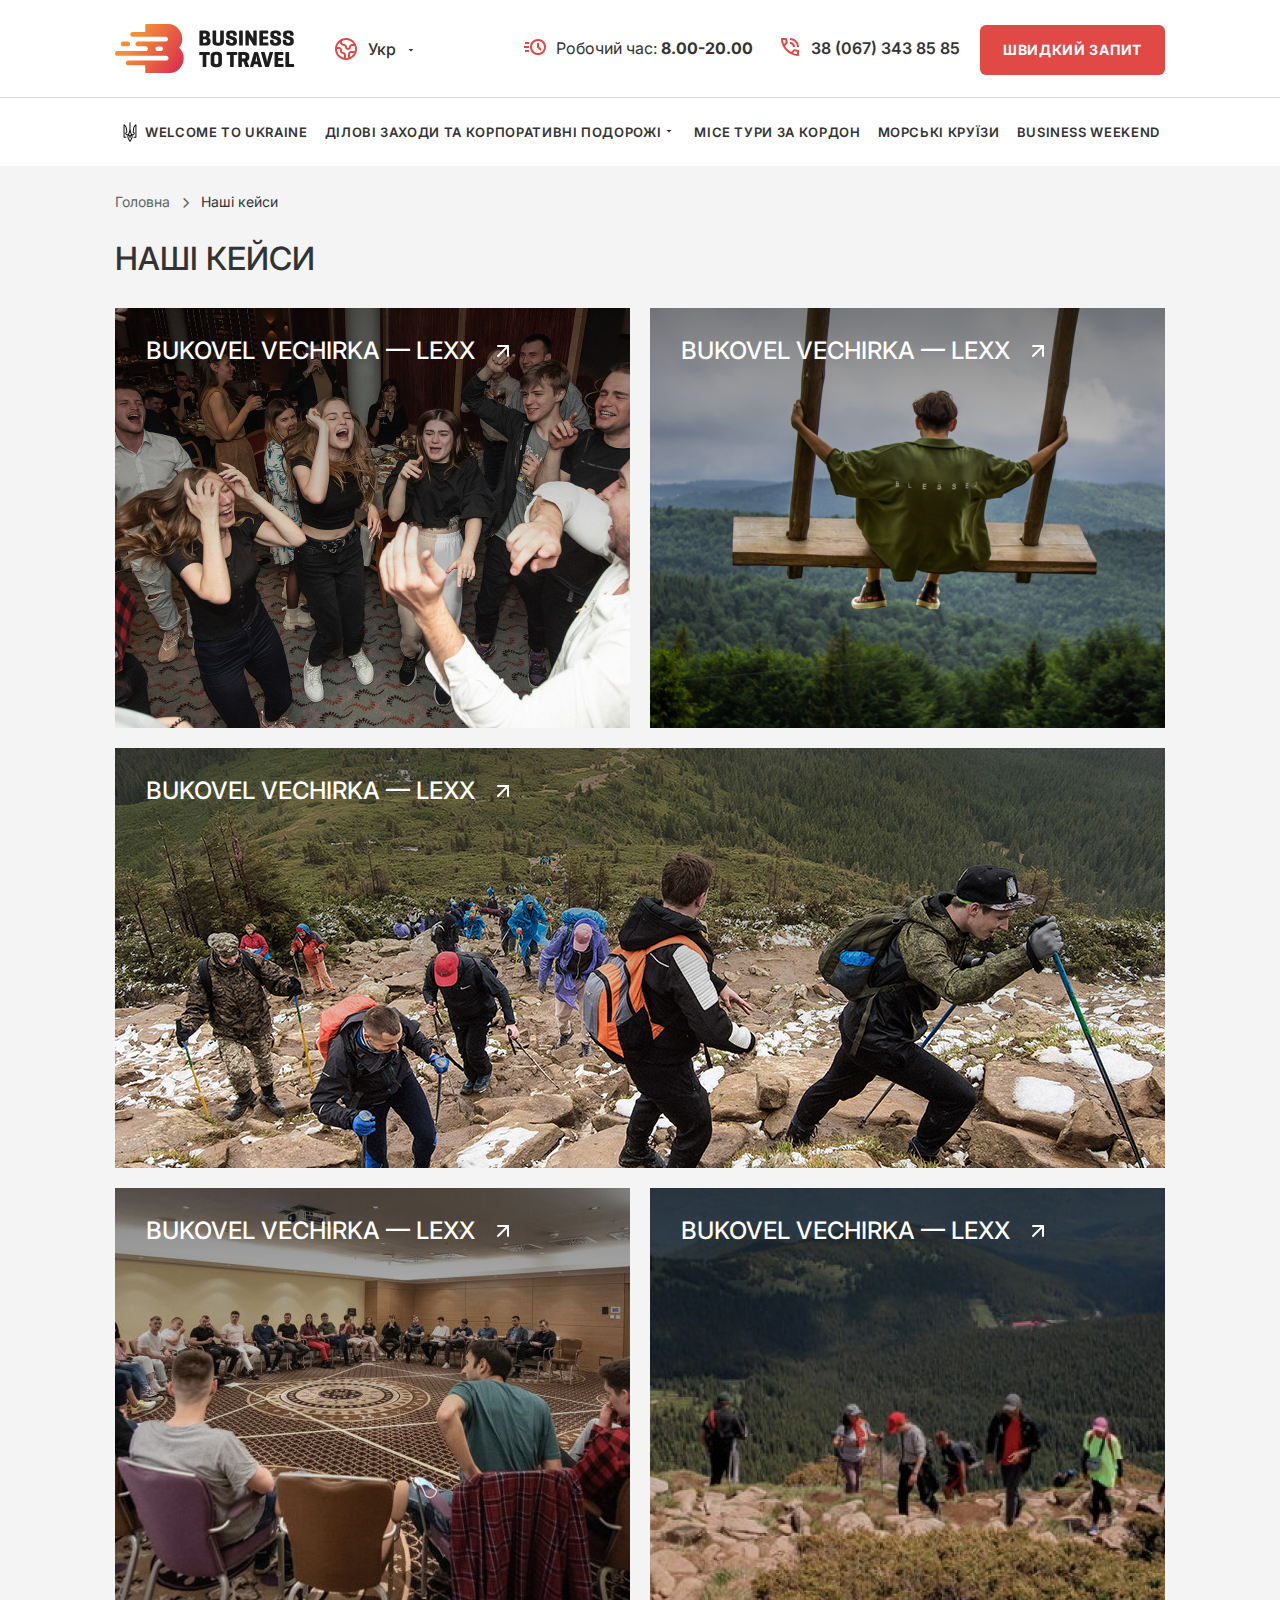
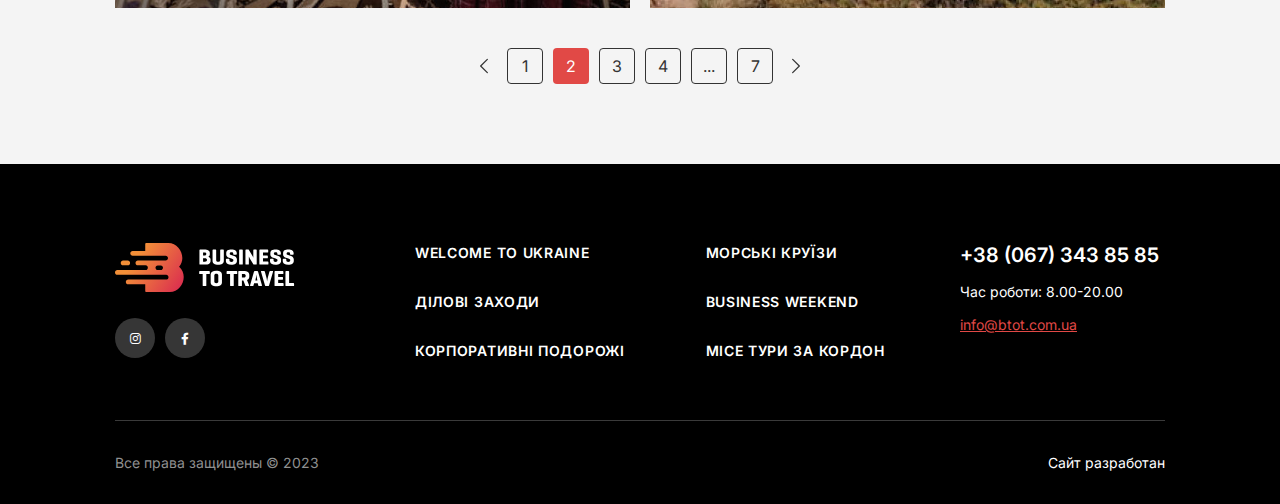
<file: html/cases.html>
<!doctype html>
<html lang="ua">
<head>
	<meta charset="UTF-8">
	<meta name="viewport"
				content="width=device-width, user-scalable=no, initial-scale=1.0, maximum-scale=1.0, minimum-scale=1.0">
	<meta http-equiv="X-UA-Compatible" content="ie=edge">
	<title>Btot</title>

	
	<!-- Main style -->
	<link rel="stylesheet" href="css/normalize.css"/>
	<link rel="preconnect" href="https://fonts.googleapis.com">
	<link rel="preconnect" href="https://fonts.gstatic.com" crossorigin>
	<link href="https://fonts.googleapis.com/css2?family=Inter:wght@300;400;500;600;700&display=swap" rel="stylesheet">
	<link rel="stylesheet" type="text/css" href="fonts/FA5PRO-master/css/all.css"/>
	<link rel="stylesheet" href="css/jquery.fancybox.min.css"/>
	<link rel="stylesheet" type="text/css" href="css/nice-select.css"/>
	<link rel="stylesheet" type="text/css" href="css/swiper.min.css"/>
	<link rel="stylesheet" type="text/css" href="css/intlTelInput.min.css"/>
	<link rel="stylesheet" type="text/css" href="css/ion.rangeSlider.min.css"/>
	<link rel="stylesheet" type="text/css" href="css/styles.css"/>
	<link rel="stylesheet" type="text/css" href="css/responsive.css"/>
	
</head>
<body>

  <header>
		<div class="top-line">
			<div class="content-width">
				<div class="logo-wrap">
					<a href="index.html">
						<img src="img/logo.svg" alt="">
						<img src="img/logo-mob.svg" alt="" class="mob">
					</a>
					<div class="lang-wrap">
						<div class="select-block ">
							<label class="form-label" for="lang"><img src="img/icon-1.svg" alt=""></label>
							<select id="lang" class="select">
								<option value="1">Укр</option>
								<option value="2">En</option>
							</select>
						</div>
					</div>
				</div>
				<div class="contact-wrap">
					<ul class="contact-list">
						<li>
							<div class="icon-wrap">
								<img src="img/icon-2.svg" alt="">
							</div>
							<p>Робочий час: <b>8.00-20.00</b></p>
						</li>
						<li>
							<div class="icon-wrap">
								<img src="img/icon-3.svg" alt="">
							</div>
							<p><a href="tel:+380673438585">38 (067) 343 85 85</a></p>
						</li>
					</ul>
					<div class="btn-wrap">
						<a href="#" class="btn-default btn-big">швидкий запит</a>
					</div>
					<div class="open-menu">
						<a href="#">
							<span></span>
							<span></span>
							<span></span>
						</a>
					</div>
				</div>
			</div>
		</div>
		<div class="second-line">
			<div class="content-width">
				<nav class="top-menu">
					<ul>
						<li><a href="index.html"><img src="img/icon-5.svg" alt="">Welcome to Ukraine</a></li>
						<li class="sub-li">
							<a href="index.html">ДІЛОВІ ЗАХОДИ ТА КОРПОРАТИВНІ ПОДОРОЖІ</a>
							<ul class="sub-menu">
								<li><a href="#">ДІЛОВІ ЗАХОДИ ТА КОРПОРАТИВНІ</a></li>
								<li><a href="#">ДІЛОВІ ЗАХОДИ ТА КОРПОРАТИВНІ</a></li>
								<li><a href="#">ДІЛОВІ ЗАХОДИ ТА КОРПОРАТИВНІ</a></li>
							</ul>
						</li>
						<li><a href="index.html">МІСЕ ТУРИ ЗА КОРДОН</a></li>
						<li><a href="index.html">МОРСЬКІ КРУЇЗИ</a></li>
						<li><a href="index.html">BUSINESS WEEKEND</a></li>
					</ul>
				</nav>
			</div>
		</div>
  </header>

	<div class="menu-responsive" id="menu-responsive" style="display: none">
		<div class="top">
			<div class="close-menu">
				<a href="#"><img src="img/close.svg" alt=""></a>
			</div>
		</div>
		<div class="wrap">
			<div class="title">
				<h6>Меню</h6>
			</div>
			<nav class="mob-menu">
				<ul>
					<li><a href="index.html"><img src="img/icon-5.svg" alt="">Welcome to Ukraine</a></li>
					<li class="sub-li">
						<a href="index.html">ДІЛОВІ ЗАХОДИ ТА КОРПОРАТИВНІ ПОДОРОЖІ</a>
						<ul class="sub-menu">
							<li><a href="#">ДІЛОВІ ЗАХОДИ ТА КОРПОРАТИВНІ</a></li>
							<li><a href="#">ДІЛОВІ ЗАХОДИ ТА КОРПОРАТИВНІ</a></li>
							<li><a href="#">ДІЛОВІ ЗАХОДИ ТА КОРПОРАТИВНІ</a></li>
						</ul>
					</li>
					<li><a href="index.html">МІСЕ ТУРИ ЗА КОРДОН</a></li>
					<li><a href="index.html">МОРСЬКІ КРУЇЗИ</a></li>
					<li><a href="index.html">BUSINESS WEEKEND</a></li>
				</ul>
			</nav>
			<div class="contact-wrap">
				<ul class="contact-list">
					<li>
						<div class="icon-wrap">
							<img src="img/icon-2.svg" alt="">
						</div>
						<p>Робочий час: <b>8.00-20.00</b></p>
					</li>
					<li>
						<div class="icon-wrap">
							<img src="img/icon-3.svg" alt="">
						</div>
						<p><a href="tel:+380673438585">38 (067) 343 85 85</a></p>
					</li>
				</ul>
				<div class="lang-wrap">
					<div class="select-block ">
						<label class="form-label" for="lang-mob"><img src="img/icon-1.svg" alt=""></label>
						<select id="lang-mob" class="select">
							<option value="1">Укр</option>
							<option value="2">En</option>
						</select>
					</div>
				</div>
			</div>
			<div class="btn-wrap">
				<a href="#" class="btn-default btn-big">швидкий запит</a>
			</div>
		</div>
	</div>

	<main >
		<div class="bg-grey">
			<ul class="breadcrumb content-width">
				<li><a href="#">головна</a><i class="fas fa-chevron-right"></i></li>
				<li>Наші кейси</li>
			</ul>

			<section class="cases">
				<div class="content-width">
					<h1>Наші кейси</h1>
					<div class="content">
						<div class="item">
							<a href="#">
								<div class="bg"><img src="img/img-11-1.jpg" alt=""></div>
								<p>Bukovel Vechirka — LEXX <img src="img/icon-24.svg" alt=""></p>
							</a>
						</div>
						<div class="item">
							<a href="#">
								<div class="bg"><img src="img/img-11-2.jpg" alt=""></div>
								<p>Bukovel Vechirka — LEXX <img src="img/icon-24.svg" alt=""></p>
							</a>
						</div>
						<div class="item item-full">
							<a href="#">
								<div class="bg"><img src="img/img-11-3.jpg" alt=""></div>
								<p>Bukovel Vechirka — LEXX <img src="img/icon-24.svg" alt=""></p>
							</a>
						</div>
						<div class="item">
							<a href="#">
								<div class="bg"><img src="img/img-11-4.jpg" alt=""></div>
								<p>Bukovel Vechirka — LEXX <img src="img/icon-24.svg" alt=""></p>
							</a>
						</div>
						<div class="item">
							<a href="#">
								<div class="bg"><img src="img/img-11-5.jpg" alt=""></div>
								<p>Bukovel Vechirka — LEXX <img src="img/icon-24.svg" alt=""></p>
							</a>
						</div>
					</div>
					<div class="pagination-wrap">
						<ul class="pagination">
							<li class="prev"><a href="#"><img src="img/icon-19.svg" alt=""></a></li>
							<li><a href="#">1</a></li>
							<li class="active">2</li>
							<li><a href="#">3</a></li>
							<li><a href="#">4</a></li>
							<li><a href="#">...</a></li>
							<li><a href="#">7</a></li>
							<li class="next"><a href="#"><img src="img/icon-19.svg" alt=""></a></li>
						</ul>
					</div>
				</div>
			</section>


		</div>


	</main>

  <footer>
    <div class="content-width">
			<div class="logo-wrap">
				<a href="index.html">
					<img src="img/logo-1.svg" alt="">
					<img src="img/logo-1-mob.svg" alt="" class="mob">
				</a>
				<ul class="soc">
					<li><a href="#"><i class="fab fa-instagram"></i></a></li>
					<li><a href="#"><i class="fab fa-facebook-f"></i></a></li>
				</ul>
				<div class="mob-block">
					<h6><a href="tel:+380673438585">+38 (067) 343 85 85</a></h6>
				</div>
			</div>
			<nav class="footer-menu">
				<ul>
					<li><a href="#">Welcome to Ukraine</a></li>
					<li><a href="#">МОРСЬКІ КРУЇЗИ</a></li>
					<li><a href="#">ДІЛОВІ ЗАХОДИ</a></li>
					<li><a href="#">BUSINESS WEEKEND</a></li>
					<li><a href="#">КОРПОРАТИВНІ ПОДОРОЖІ</a></li>
					<li><a href="#">МІСЕ ТУРИ ЗА КОРДОН</a></li>
				</ul>
			</nav>
			<div class="contact-wrap">
				<h6><a href="tel:+380673438585">+38 (067) 343 85 85</a></h6>
				<p>Час роботи: 8.00-20.00</p>
				<p><a href="mailto:info@btot.com.ua">info@btot.com.ua</a></p>
			</div>

			<div class="bottom">
				<p>Все права защищены © 2023</p>
				<p><a href="#">Сайт разработан</a></p>
				<div class="mob-block">
					<ul class="soc">
						<li><a href="#"><i class="fab fa-instagram"></i></a></li>
						<li><a href="#"><i class="fab fa-facebook-f"></i></a></li>
					</ul>
				</div>
			</div>
    </div>
  </footer>

	<div id="fast" class="default-popup" style="display: none">
		<div class="popup-main">
			<h3>Запитайте зараз</h3>
			<p>Компанія Veena World MICE tours професійно задовольнить усі ваші потреби у ділових поїздках. Наша команда буде рада допомогти вам </p>
			<form action="#" class="default-form">
				<div class="input-wrap input-wrap-50">
					<label for="name-popup">Прізвище, ім’я</label>
					<input type="text" name="name-popup" id="name-popup" placeholder="Денисенко Тамара">
				</div>
				<div class="input-wrap input-wrap-50">
					<label for="email-popup">Email</label>
					<input type="email" name="email-popup" id="email-popup" placeholder="name@company.com">
				</div>
				<div class="input-wrap ">
					<label for="tel-popup">Номер телефону</label>
					<input type="text" name="tel-popup" id="tel-popup" placeholder="(000) 000-00-00" class="tel">
				</div>
				<div class="input-wrap ">
					<label for="message-popup">Повідомлення</label>
					<textarea name="message-popup" id="message-popup" placeholder="Чи хотіли б ви надати більше деталей"></textarea>
				</div>
				<div class="input-wrap-submit">
					<button type="submit" class="btn-default btn-big">відправити</button>
				</div>
			</form>
		</div>
	</div>


	<div id="filter" class="default-popup popup-filter" style="display: none">
		<div class="left-filter">

			<div class="wrap">
				<div class="top">
					<h4>Фільтри</h4>
					<div class="btn-wrap">
						<button type="reset">Очистити фільтри</button>
					</div>
				</div>
				<div class="item-list item-1 item">
					<a href="#" class="head-filter">курортний регіон <i class="fas fa-chevron-down"></i></a>
					<div class="filter filter-0">
						<ul>
							<li>
								<input type="checkbox" name="data-0p" id="data-0-1p">
								<label for="data-0-1p">Дністровський регіон</label>
							</li>
							<li>
								<input type="checkbox" name="data-0p" id="data-0-2p">
								<label for="data-0-2p">Затока</label>
							</li>
							<li>
								<input type="checkbox" name="data-0p" id="data-0-3p">
								<label for="data-0-3p">Кароліна Бугаз</label>
							</li>
							<li>
								<input type="checkbox" name="data-0" id="data-0-4p">
								<label for="data-0-4p">Буковель</label>
							</li>
							<li>
								<input type="checkbox" name="data-0p" id="data-0-5p">
								<label for="data-0-5p">Буковель</label>
							</li>
							<li>
								<input type="checkbox" name="data-0p" id="data-0-6p">
								<label for="data-0-6p">Буковель</label>
							</li>
							<li>
								<input type="checkbox" name="data-0p" id="data-0-7p">
								<label for="data-0-7p">Буковель</label>
							</li>
							<li>
								<input type="checkbox" name="data-0p" id="data-0-8p">
								<label for="data-0-8p">Буковель</label>
							</li>
						</ul>
						<a href="#" class="show-more-filter">
							<span>Показати ще</span>
							<span>Приховати</span>
						</a>
					</div>

				</div>
				<div class="item-list item-2 item">
					<a href="#" class="head-filter">ТИп відпочинку <i class="fas fa-chevron-down"></i></a>
					<div class="filter filter-1">
						<ul>
							<li>
								<input type="checkbox" name="data-1p" id="data-1-1p">
								<label for="data-1-1p">Івенти</label>
							</li>
							<li>
								<input type="checkbox" name="data-1p" id="data-1-2p">
								<label for="data-1-2p">Дегустації</label>
							</li>
							<li>
								<input type="checkbox" name="data-1p" id="data-1-3p">
								<label for="data-1-3p">Екскурсії</label>
							</li>
							<li>
								<input type="checkbox" name="data-1p" id="data-1-4p">
								<label for="data-1-4p">Нічне життя</label>
							</li>
							<li>
								<input type="checkbox" name="data-1p" id="data-1-5p">
								<label for="data-1-5p">Пляжі</label>
							</li>
							<li>
								<input type="checkbox" name="data-1p" id="data-1-6p">
								<label for="data-1-6p">Готові рішення</label>
							</li>
							<li>
								<input type="checkbox" name="data-1p" id="data-1-7p">
								<label for="data-1-7p">Готові рішення</label>
							</li>
							<li>
								<input type="checkbox" name="data-1p" id="data-1-8p">
								<label for="data-1-8p">Готові рішення</label>
							</li>
						</ul>
						<a href="#" class="show-more-filter">
							<span>Показати ще</span>
							<span>Приховати</span>
						</a>
					</div>

				</div>
				<div class="item-3 item">
					<a href="#" class="head-filter">Тривалість туру <i class="fas fa-chevron-down"></i></a>
					<div class="filter filter-2">
						<div class="extra-controls">

							<div>
								<label for="from1">від</label>
								<input type="text" value="3" class="inp js-from" id="from1" />
							</div>

							<div>
								<label for="to1">До</label>
								<input type="text" value="30" class="inp js-to" id="to1"/>
								<span>днів</span>
							</div>
						</div>
						<div class="range-slider">
							<label for="range1"></label>
							<input type="text" class="js-range-slider" value="" id="range1"/>
						</div>
					</div>

				</div>
				<div class="item-list item-4 item">
					<a href="#" class="head-filter">кількість людей <i class="fas fa-chevron-down"></i></a>
					<div class="filter filter-3">
						<ul>
							<li>
								<input type="checkbox" name="data-2p" id="data-2-1p">
								<label for="data-2-1p">1</label>
							</li>
							<li>
								<input type="checkbox" name="data-2p" id="data-2-2p">
								<label for="data-2-2p">2</label>
							</li>
							<li>
								<input type="checkbox" name="data-2p" id="data-2-3p">
								<label for="data-2-3p">3</label>
							</li>
							<li>
								<input type="checkbox" name="data-2p" id="data-2-4p">
								<label for="data-2-4p">4</label>
							</li>
							<li>
								<input type="checkbox" name="data-2p" id="data-2-5p">
								<label for="data-2-5p">5</label>
							</li>
							<li>
								<input type="checkbox" name="data-2p" id="data-2-6p">
								<label for="data-2-6p">6+</label>
							</li>

						</ul>
						<a href="#" class="show-more-filter">
							<span>Показати ще</span>
							<span>Приховати</span>
						</a>
					</div>

				</div>
				<div class="item-list item-5 item">
					<a href="#" class="head-filter">що пропонуємо <i class="fas fa-chevron-down"></i></a>
					<div class="filter filter-4">
						<ul>
							<li>
								<input type="checkbox" name="data-3p" id="data-3-1p">
								<label for="data-3-1p">Трансфер включено</label>
							</li>
							<li>
								<input type="checkbox" name="data-3p" id="data-3-2p">
								<label for="data-3-2p">Харчування під час програми</label>
							</li>
							<li>
								<input type="checkbox" name="data-3p" id="data-3-3p">
								<label for="data-3-3p">Супровід ескурсовода</label>
							</li>
							<li>
								<input type="checkbox" name="data-3p" id="data-3-4p">
								<label for="data-3-4p">Послуги перекладача</label>
							</li>
							<li>
								<input type="checkbox" name="data-3p" id="data-3-5p">
								<label for="data-3-5p">Послуги перекладача</label>
							</li>
							<li>
								<input type="checkbox" name="data-3p" id="data-3-6p">
								<label for="data-3-6p">Послуги перекладача</label>
							</li>

						</ul>
						<a href="#" class="show-more-filter">
							<span>Показати ще</span>
							<span>Приховати</span>
						</a>
					</div>

				</div>
				<div class="btn-wrap-full">
					<button type="submit" class="btn-default btn-big btn-border">Застосувати</button>
				</div>
			</div>
		</div>
	</div>



  <script src="js/jquery.min.js"></script>
	<script src="js/swiper.js"></script>
	<script src="js/jquery.fancybox.min.js"></script>
	<script src="js/jquery.nice-select.min.js"></script>
	<script src="js/cuttr.min.js"></script>
	<script src="js/intlTelInput.min.js"></script>
	<script src="js/jquery.mask.min.js"></script>
	<script src="js/ion.rangeSlider.min.js"></script>
	<script src="js/script.js"></script>
</body>
</html>
</file>
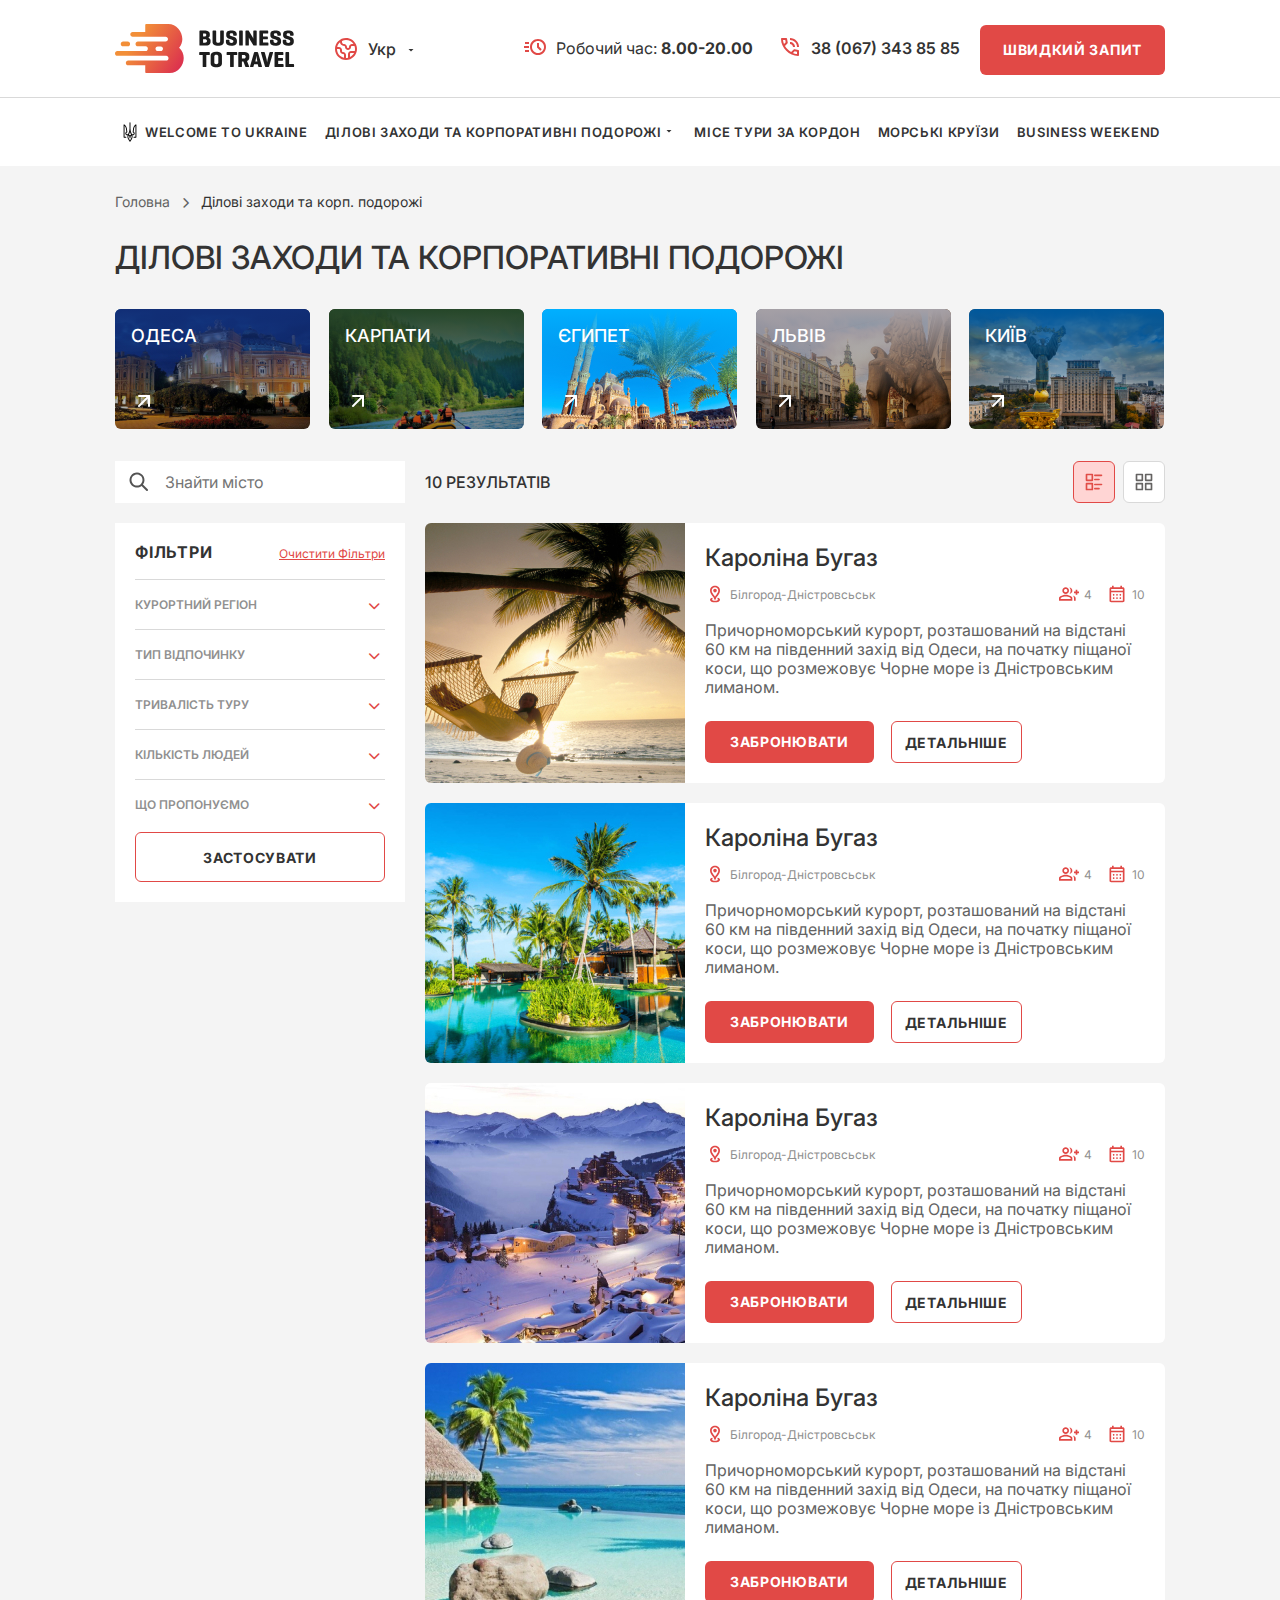
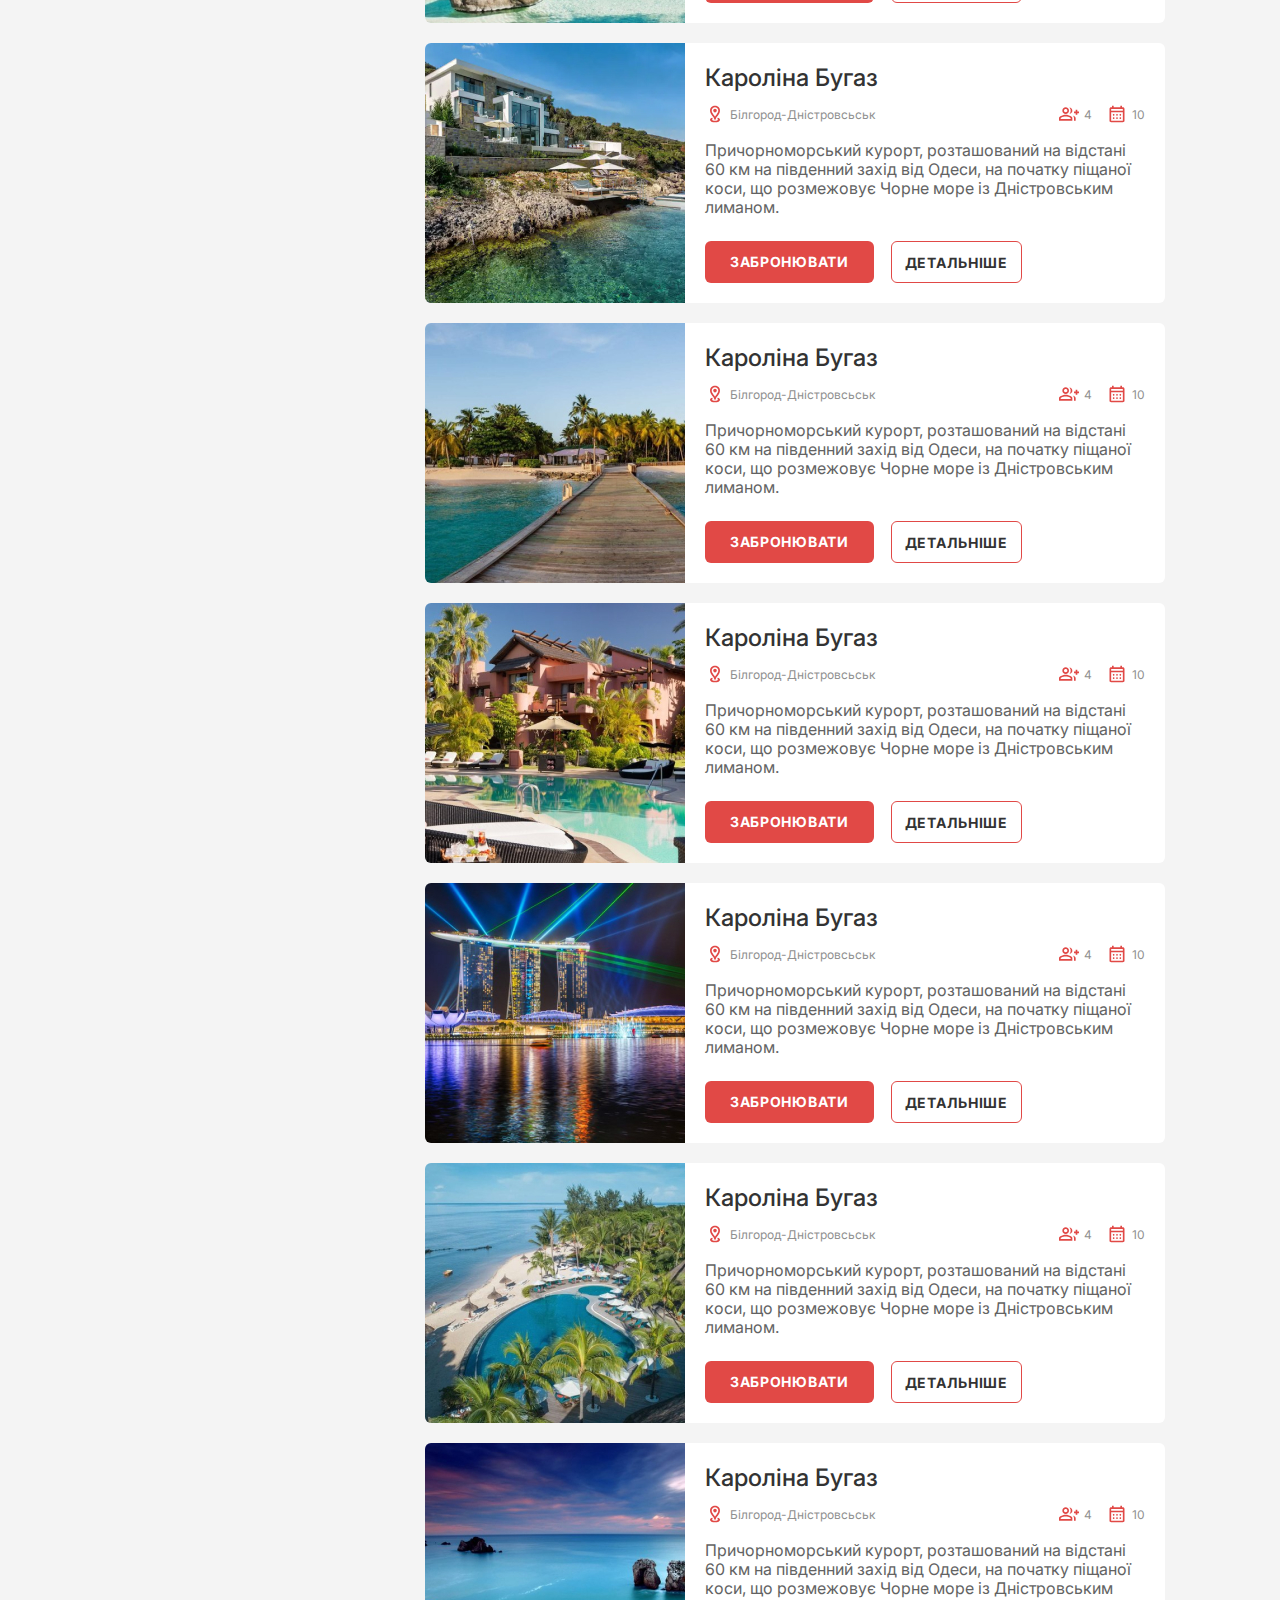
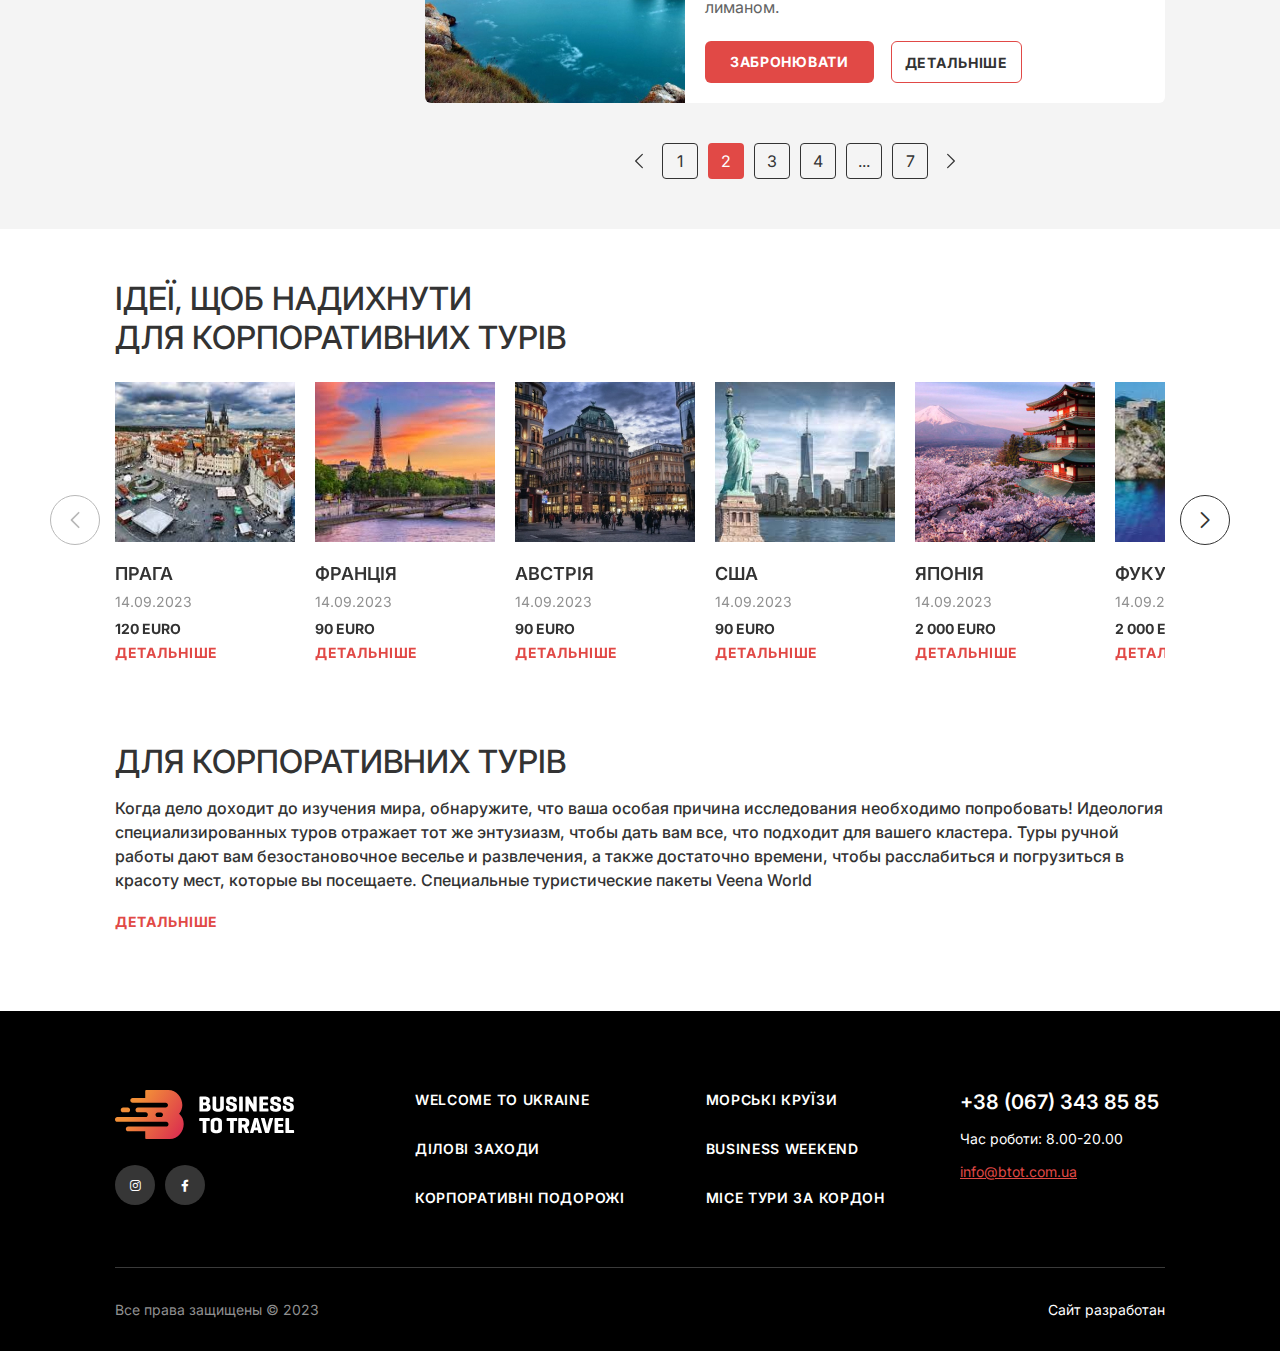
<file: html/catalog.html>
<!doctype html>
<html lang="ua">
<head>
	<meta charset="UTF-8">
	<meta name="viewport"
				content="width=device-width, user-scalable=no, initial-scale=1.0, maximum-scale=1.0, minimum-scale=1.0">
	<meta http-equiv="X-UA-Compatible" content="ie=edge">
	<title>Btot</title>

	
	<!-- Main style -->
	<link rel="stylesheet" href="css/normalize.css"/>
	<link rel="preconnect" href="https://fonts.googleapis.com">
	<link rel="preconnect" href="https://fonts.gstatic.com" crossorigin>
	<link href="https://fonts.googleapis.com/css2?family=Inter:wght@300;400;500;600;700&display=swap" rel="stylesheet">
	<link rel="stylesheet" type="text/css" href="fonts/FA5PRO-master/css/all.css"/>
	<link rel="stylesheet" href="css/jquery.fancybox.min.css"/>
	<link rel="stylesheet" type="text/css" href="css/nice-select.css"/>
	<link rel="stylesheet" type="text/css" href="css/swiper.min.css"/>
	<link rel="stylesheet" type="text/css" href="css/intlTelInput.min.css"/>
	<link rel="stylesheet" type="text/css" href="css/ion.rangeSlider.min.css"/>
	<link rel="stylesheet" type="text/css" href="css/styles.css"/>
	<link rel="stylesheet" type="text/css" href="css/responsive.css"/>
	
</head>
<body>

  <header>
		<div class="top-line">
			<div class="content-width">
				<div class="logo-wrap">
					<a href="index.html">
						<img src="img/logo.svg" alt="">
						<img src="img/logo-mob.svg" alt="" class="mob">
					</a>
					<div class="lang-wrap">
						<div class="select-block ">
							<label class="form-label" for="lang"><img src="img/icon-1.svg" alt=""></label>
							<select id="lang" class="select">
								<option value="1">Укр</option>
								<option value="2">En</option>
							</select>
						</div>
					</div>
				</div>
				<div class="contact-wrap">
					<ul class="contact-list">
						<li>
							<div class="icon-wrap">
								<img src="img/icon-2.svg" alt="">
							</div>
							<p>Робочий час: <b>8.00-20.00</b></p>
						</li>
						<li>
							<div class="icon-wrap">
								<img src="img/icon-3.svg" alt="">
							</div>
							<p><a href="tel:+380673438585">38 (067) 343 85 85</a></p>
						</li>
					</ul>
					<div class="btn-wrap">
						<a href="#" class="btn-default btn-big">швидкий запит</a>
					</div>
					<div class="open-menu">
						<a href="#">
							<span></span>
							<span></span>
							<span></span>
						</a>
					</div>
				</div>
			</div>
		</div>
		<div class="second-line">
			<div class="content-width">
				<nav class="top-menu">
					<ul>
						<li><a href="index.html"><img src="img/icon-5.svg" alt="">Welcome to Ukraine</a></li>
						<li class="sub-li">
							<a href="index.html">ДІЛОВІ ЗАХОДИ ТА КОРПОРАТИВНІ ПОДОРОЖІ</a>
							<ul class="sub-menu">
								<li><a href="#">ДІЛОВІ ЗАХОДИ ТА КОРПОРАТИВНІ</a></li>
								<li><a href="#">ДІЛОВІ ЗАХОДИ ТА КОРПОРАТИВНІ</a></li>
								<li><a href="#">ДІЛОВІ ЗАХОДИ ТА КОРПОРАТИВНІ</a></li>
							</ul>
						</li>
						<li><a href="index.html">МІСЕ ТУРИ ЗА КОРДОН</a></li>
						<li><a href="index.html">МОРСЬКІ КРУЇЗИ</a></li>
						<li><a href="index.html">BUSINESS WEEKEND</a></li>
					</ul>
				</nav>
			</div>
		</div>
  </header>

	<div class="menu-responsive" id="menu-responsive" style="display: none">
		<div class="top">
			<div class="close-menu">
				<a href="#"><img src="img/close.svg" alt=""></a>
			</div>
		</div>
		<div class="wrap">
			<div class="title">
				<h6>Меню</h6>
			</div>
			<nav class="mob-menu">
				<ul>
					<li><a href="index.html"><img src="img/icon-5.svg" alt="">Welcome to Ukraine</a></li>
					<li class="sub-li">
						<a href="index.html">ДІЛОВІ ЗАХОДИ ТА КОРПОРАТИВНІ ПОДОРОЖІ</a>
						<ul class="sub-menu">
							<li><a href="#">ДІЛОВІ ЗАХОДИ ТА КОРПОРАТИВНІ</a></li>
							<li><a href="#">ДІЛОВІ ЗАХОДИ ТА КОРПОРАТИВНІ</a></li>
							<li><a href="#">ДІЛОВІ ЗАХОДИ ТА КОРПОРАТИВНІ</a></li>
						</ul>
					</li>
					<li><a href="index.html">МІСЕ ТУРИ ЗА КОРДОН</a></li>
					<li><a href="index.html">МОРСЬКІ КРУЇЗИ</a></li>
					<li><a href="index.html">BUSINESS WEEKEND</a></li>
				</ul>
			</nav>
			<div class="contact-wrap">
				<ul class="contact-list">
					<li>
						<div class="icon-wrap">
							<img src="img/icon-2.svg" alt="">
						</div>
						<p>Робочий час: <b>8.00-20.00</b></p>
					</li>
					<li>
						<div class="icon-wrap">
							<img src="img/icon-3.svg" alt="">
						</div>
						<p><a href="tel:+380673438585">38 (067) 343 85 85</a></p>
					</li>
				</ul>
				<div class="lang-wrap">
					<div class="select-block ">
						<label class="form-label" for="lang-mob"><img src="img/icon-1.svg" alt=""></label>
						<select id="lang-mob" class="select">
							<option value="1">Укр</option>
							<option value="2">En</option>
						</select>
					</div>
				</div>
			</div>
			<div class="btn-wrap">
				<a href="#" class="btn-default btn-big">швидкий запит</a>
			</div>
		</div>
	</div>

	<main >
		<div class="bg-grey">
			<ul class="breadcrumb content-width">
				<li><a href="#">головна</a><i class="fas fa-chevron-right"></i></li>
				<li>Ділові заходи та корп. подорожі </li>
			</ul>

			<section class="catalog">
				<form action="#">
					<div class="content-width">
						<h1>Ділові заходи та корпоративні подорожі </h1>
						<div class="wrap-scroll">
							<div class="select-list">
								<div class="item item-1">
									<a href="#">
										<figure>
											<img src="img/img-7-1.jpg" alt="">
										</figure>
										<h6>Одеса</h6>
										<span class="icon-wrap">
								<img src="img/icon-13.svg" alt="">
							</span>
									</a>
								</div>
								<div class="item item-2">
									<a href="#">
										<figure>
											<img src="img/img-7-2.jpg" alt="">
										</figure>
										<h6>Карпати</h6>
										<span class="icon-wrap">
								<img src="img/icon-13.svg" alt="">
							</span>
									</a>
								</div>
								<div class="item item-3">
									<a href="#">
										<figure>
											<img src="img/img-7-3.jpg" alt="">
										</figure>
										<h6>Єгипет</h6>
										<span class="icon-wrap">
								<img src="img/icon-13.svg" alt="">
							</span>
									</a>
								</div>
								<div class="item item-4">
									<a href="#">
										<figure>
											<img src="img/img-7-4.jpg" alt="">
										</figure>
										<h6>Львів</h6>
										<span class="icon-wrap">
								<img src="img/icon-13.svg" alt="">
							</span>
									</a>
								</div>
								<div class="item item-5">
									<a href="#">
										<figure>
											<img src="img/img-7-5.jpg" alt="">
										</figure>
										<h6>Київ</h6>
										<span class="icon-wrap">
								<img src="img/icon-13.svg" alt="">
							</span>
									</a>
								</div>
							</div>
						</div>
						<div class="search-line">
							<div class="search-wrap">
								<button class="btn"><img src="img/icon-15.svg" alt=""></button>
								<input type="text" name="search" id="search" placeholder="Знайти місто ">
								<label for="search"></label>
							</div>
							<div class="total-search">
								<h6>10 результатів</h6>
								<div class="wrap-list">
									<ul class="view-item">
										<li class="in-grid is-active"><a href="#"><img src="img/icon-16-1.svg" alt=""></a></li>
										<li class="in-line"><a href="#"><img src="img/icon-16-2.svg" alt=""></a></li>
									</ul>
									<a href="#filter" class="fancybox-filter"><img src="img/icon-20.svg" alt=""></a>
								</div>
							</div>
						</div>
						<div class="content">
							<div class="left-filter">

								<div class="wrap">
									<div class="top">
										<h4>Фільтри</h4>
										<div class="btn-wrap">
											<button type="reset">Очистити фільтри</button>
										</div>
									</div>
									<div class="item-list item-1 item">
										<a href="#" class="head-filter">курортний регіон <i class="fas fa-chevron-down"></i></a>
										<div class="filter filter-0">
											<ul>
												<li>
													<input type="checkbox" name="data-0" id="data-0-1">
													<label for="data-0-1">Дністровський регіон</label>
												</li>
												<li>
													<input type="checkbox" name="data-0" id="data-0-2">
													<label for="data-0-2">Затока</label>
												</li>
												<li>
													<input type="checkbox" name="data-0" id="data-0-3">
													<label for="data-0-3">Кароліна Бугаз</label>
												</li>
												<li>
													<input type="checkbox" name="data-0" id="data-0-4">
													<label for="data-0-4">Буковель</label>
												</li>
												<li>
													<input type="checkbox" name="data-0" id="data-0-5">
													<label for="data-0-5">Буковель</label>
												</li>
												<li>
													<input type="checkbox" name="data-0" id="data-0-6">
													<label for="data-0-6">Буковель</label>
												</li>
												<li>
													<input type="checkbox" name="data-0" id="data-0-7">
													<label for="data-0-7">Буковель</label>
												</li>
												<li>
													<input type="checkbox" name="data-0" id="data-0-8">
													<label for="data-0-8">Буковель</label>
												</li>
											</ul>
											<a href="#" class="show-more-filter">
												<span>Показати ще</span>
												<span>Приховати</span>
											</a>
										</div>

									</div>
									<div class="item-list item-2 item">
										<a href="#" class="head-filter">ТИп відпочинку <i class="fas fa-chevron-down"></i></a>
										<div class="filter filter-1">
											<ul>
												<li>
													<input type="checkbox" name="data-1" id="data-1-1">
													<label for="data-1-1">Івенти</label>
												</li>
												<li>
													<input type="checkbox" name="data-1" id="data-1-2">
													<label for="data-1-2">Дегустації</label>
												</li>
												<li>
													<input type="checkbox" name="data-1" id="data-1-3">
													<label for="data-1-3">Екскурсії</label>
												</li>
												<li>
													<input type="checkbox" name="data-1" id="data-1-4">
													<label for="data-1-4">Нічне життя</label>
												</li>
												<li>
													<input type="checkbox" name="data-1" id="data-1-5">
													<label for="data-1-5">Пляжі</label>
												</li>
												<li>
													<input type="checkbox" name="data-1" id="data-1-6">
													<label for="data-1-6">Готові рішення</label>
												</li>
												<li>
													<input type="checkbox" name="data-1" id="data-1-7">
													<label for="data-1-7">Готові рішення</label>
												</li>
												<li>
													<input type="checkbox" name="data-1" id="data-1-8">
													<label for="data-1-8">Готові рішення</label>
												</li>
											</ul>
											<a href="#" class="show-more-filter">
												<span>Показати ще</span>
												<span>Приховати</span>
											</a>
										</div>

									</div>
									<div class="item-3 item">
										<a href="#" class="head-filter">Тривалість туру <i class="fas fa-chevron-down"></i></a>
										<div class="filter filter-2">
											<div class="extra-controls">

												<div>
													<label for="from">від</label>
													<input type="text" value="3" class="inp js-from" id="from" />
												</div>

												<div>
													<label for="to">До</label>
													<input type="text" value="30" class="inp js-to" id="to"/>
													<span>днів</span>
												</div>
											</div>
											<div class="range-slider">
												<label for="range"></label>
												<input type="text" class="js-range-slider" value="" id="range"/>
											</div>
										</div>

									</div>
									<div class="item-list item-4 item">
										<a href="#" class="head-filter">кількість людей <i class="fas fa-chevron-down"></i></a>
										<div class="filter filter-3">
											<ul>
												<li>
													<input type="checkbox" name="data-2" id="data-2-1">
													<label for="data-2-1">1</label>
												</li>
												<li>
													<input type="checkbox" name="data-2" id="data-2-2">
													<label for="data-2-2">2</label>
												</li>
												<li>
													<input type="checkbox" name="data-2" id="data-2-3">
													<label for="data-2-3">3</label>
												</li>
												<li>
													<input type="checkbox" name="data-2" id="data-2-4">
													<label for="data-2-4">4</label>
												</li>
												<li>
													<input type="checkbox" name="data-2" id="data-2-5">
													<label for="data-2-5">5</label>
												</li>
												<li>
													<input type="checkbox" name="data-2" id="data-2-6">
													<label for="data-2-6">6+</label>
												</li>

											</ul>
											<a href="#" class="show-more-filter">
												<span>Показати ще</span>
												<span>Приховати</span>
											</a>
										</div>

									</div>
									<div class="item-list item-5 item">
										<a href="#" class="head-filter">що пропонуємо <i class="fas fa-chevron-down"></i></a>
										<div class="filter filter-4">
											<ul>
												<li>
													<input type="checkbox" name="data-3" id="data-3-1">
													<label for="data-3-1">Трансфер включено</label>
												</li>
												<li>
													<input type="checkbox" name="data-3" id="data-3-2">
													<label for="data-3-2">Харчування під час програми</label>
												</li>
												<li>
													<input type="checkbox" name="data-3" id="data-3-3">
													<label for="data-3-3">Супровід ескурсовода</label>
												</li>
												<li>
													<input type="checkbox" name="data-3" id="data-3-4">
													<label for="data-3-4">Послуги перекладача</label>
												</li>
												<li>
													<input type="checkbox" name="data-3" id="data-3-5">
													<label for="data-3-5">Послуги перекладача</label>
												</li>
												<li>
													<input type="checkbox" name="data-3" id="data-3-6">
													<label for="data-3-6">Послуги перекладача</label>
												</li>

											</ul>
											<a href="#" class="show-more-filter">
												<span>Показати ще</span>
												<span>Приховати</span>
											</a>
										</div>

									</div>
									<div class="btn-wrap-full">
										<button type="submit" class="btn-default btn-big btn-border">Застосувати</button>
									</div>
								</div>
							</div>
							<div class="content-product product ">
								<div class="product-item">
									<figure>
										<a href="#">
											<img src="img/img-8-1.jpg" alt="">
										</a>
									</figure>
									<div class="text-wrap">
										<h3><a href="#">Кароліна Бугаз</a></h3>
										<div class="info-line">
											<p class="location"><img src="img/icon-17.svg" alt="">Білгород-Дністровсьськ</p>
											<ul>
												<li>
													<img src="img/icon-18-1.svg" alt="">
													<span>4</span>
												</li>
												<li>
													<img src="img/icon-18-2.svg" alt="">
													<span>10</span>
												</li>
											</ul>
										</div>
										<div class="text">
											<p>Причорноморський курорт, розташований на відстані 60 км на південний захід від Одеси, на початку піщаної коси, що розмежовує Чорне море із Дністровським лиманом.</p>
										</div>
										<div class="btn-wrap">
											<a href="#" class="btn-default">Забронювати</a>
											<a href="#" class="btn-border btn-default">Детальніше</a>
										</div>
									</div>
								</div>
								<div class="product-item">
									<figure>
										<a href="#">
											<img src="img/img-8-2.jpg" alt="">
										</a>
									</figure>
									<div class="text-wrap">
										<h3><a href="#">Кароліна Бугаз</a></h3>
										<div class="info-line">
											<p class="location"><img src="img/icon-17.svg" alt="">Білгород-Дністровсьськ</p>
											<ul>
												<li>
													<img src="img/icon-18-1.svg" alt="">
													<span>4</span>
												</li>
												<li>
													<img src="img/icon-18-2.svg" alt="">
													<span>10</span>
												</li>
											</ul>
										</div>
										<div class="text">
											<p>Причорноморський курорт, розташований на відстані 60 км на південний захід від Одеси, на початку піщаної коси, що розмежовує Чорне море із Дністровським лиманом.</p>
										</div>
										<div class="btn-wrap">
											<a href="#" class="btn-default">Забронювати</a>
											<a href="#" class="btn-border btn-default">Детальніше</a>
										</div>
									</div>
								</div>
								<div class="product-item">
									<figure>
										<a href="#">
											<img src="img/img-8-3.jpg" alt="">
										</a>
									</figure>
									<div class="text-wrap">
										<h3><a href="#">Кароліна Бугаз</a></h3>
										<div class="info-line">
											<p class="location"><img src="img/icon-17.svg" alt="">Білгород-Дністровсьськ</p>
											<ul>
												<li>
													<img src="img/icon-18-1.svg" alt="">
													<span>4</span>
												</li>
												<li>
													<img src="img/icon-18-2.svg" alt="">
													<span>10</span>
												</li>
											</ul>
										</div>
										<div class="text">
											<p>Причорноморський курорт, розташований на відстані 60 км на південний захід від Одеси, на початку піщаної коси, що розмежовує Чорне море із Дністровським лиманом.</p>
										</div>
										<div class="btn-wrap">
											<a href="#" class="btn-default">Забронювати</a>
											<a href="#" class="btn-border btn-default">Детальніше</a>
										</div>
									</div>
								</div>
								<div class="product-item">
									<figure>
										<a href="#">
											<img src="img/img-8-4.jpg" alt="">
										</a>
									</figure>
									<div class="text-wrap">
										<h3><a href="#">Кароліна Бугаз</a></h3>
										<div class="info-line">
											<p class="location"><img src="img/icon-17.svg" alt="">Білгород-Дністровсьськ</p>
											<ul>
												<li>
													<img src="img/icon-18-1.svg" alt="">
													<span>4</span>
												</li>
												<li>
													<img src="img/icon-18-2.svg" alt="">
													<span>10</span>
												</li>
											</ul>
										</div>
										<div class="text">
											<p>Причорноморський курорт, розташований на відстані 60 км на південний захід від Одеси, на початку піщаної коси, що розмежовує Чорне море із Дністровським лиманом.</p>
										</div>
										<div class="btn-wrap">
											<a href="#" class="btn-default">Забронювати</a>
											<a href="#" class="btn-border btn-default">Детальніше</a>
										</div>
									</div>
								</div>
								<div class="product-item">
									<figure>
										<a href="#">
											<img src="img/img-8-5.jpg" alt="">
										</a>
									</figure>
									<div class="text-wrap">
										<h3><a href="#">Кароліна Бугаз</a></h3>
										<div class="info-line">
											<p class="location"><img src="img/icon-17.svg" alt="">Білгород-Дністровсьськ</p>
											<ul>
												<li>
													<img src="img/icon-18-1.svg" alt="">
													<span>4</span>
												</li>
												<li>
													<img src="img/icon-18-2.svg" alt="">
													<span>10</span>
												</li>
											</ul>
										</div>
										<div class="text">
											<p>Причорноморський курорт, розташований на відстані 60 км на південний захід від Одеси, на початку піщаної коси, що розмежовує Чорне море із Дністровським лиманом.</p>
										</div>
										<div class="btn-wrap">
											<a href="#" class="btn-default">Забронювати</a>
											<a href="#" class="btn-border btn-default">Детальніше</a>
										</div>
									</div>
								</div>
								<div class="product-item">
									<figure>
										<a href="#">
											<img src="img/img-8-6.jpg" alt="">
										</a>
									</figure>
									<div class="text-wrap">
										<h3><a href="#">Кароліна Бугаз</a></h3>
										<div class="info-line">
											<p class="location"><img src="img/icon-17.svg" alt="">Білгород-Дністровсьськ</p>
											<ul>
												<li>
													<img src="img/icon-18-1.svg" alt="">
													<span>4</span>
												</li>
												<li>
													<img src="img/icon-18-2.svg" alt="">
													<span>10</span>
												</li>
											</ul>
										</div>
										<div class="text">
											<p>Причорноморський курорт, розташований на відстані 60 км на південний захід від Одеси, на початку піщаної коси, що розмежовує Чорне море із Дністровським лиманом.</p>
										</div>
										<div class="btn-wrap">
											<a href="#" class="btn-default">Забронювати</a>
											<a href="#" class="btn-border btn-default">Детальніше</a>
										</div>
									</div>
								</div>
								<div class="product-item">
									<figure>
										<a href="#">
											<img src="img/img-8-7.jpg" alt="">
										</a>
									</figure>
									<div class="text-wrap">
										<h3><a href="#">Кароліна Бугаз</a></h3>
										<div class="info-line">
											<p class="location"><img src="img/icon-17.svg" alt="">Білгород-Дністровсьськ</p>
											<ul>
												<li>
													<img src="img/icon-18-1.svg" alt="">
													<span>4</span>
												</li>
												<li>
													<img src="img/icon-18-2.svg" alt="">
													<span>10</span>
												</li>
											</ul>
										</div>
										<div class="text">
											<p>Причорноморський курорт, розташований на відстані 60 км на південний захід від Одеси, на початку піщаної коси, що розмежовує Чорне море із Дністровським лиманом.</p>
										</div>
										<div class="btn-wrap">
											<a href="#" class="btn-default">Забронювати</a>
											<a href="#" class="btn-border btn-default">Детальніше</a>
										</div>
									</div>
								</div>
								<div class="product-item">
									<figure>
										<a href="#">
											<img src="img/img-8-8.jpg" alt="">
										</a>
									</figure>
									<div class="text-wrap">
										<h3><a href="#">Кароліна Бугаз</a></h3>
										<div class="info-line">
											<p class="location"><img src="img/icon-17.svg" alt="">Білгород-Дністровсьськ</p>
											<ul>
												<li>
													<img src="img/icon-18-1.svg" alt="">
													<span>4</span>
												</li>
												<li>
													<img src="img/icon-18-2.svg" alt="">
													<span>10</span>
												</li>
											</ul>
										</div>
										<div class="text">
											<p>Причорноморський курорт, розташований на відстані 60 км на південний захід від Одеси, на початку піщаної коси, що розмежовує Чорне море із Дністровським лиманом.</p>
										</div>
										<div class="btn-wrap">
											<a href="#" class="btn-default">Забронювати</a>
											<a href="#" class="btn-border btn-default">Детальніше</a>
										</div>
									</div>
								</div>
								<div class="product-item">
									<figure>
										<a href="#">
											<img src="img/img-8-9.jpg" alt="">
										</a>
									</figure>
									<div class="text-wrap">
										<h3><a href="#">Кароліна Бугаз</a></h3>
										<div class="info-line">
											<p class="location"><img src="img/icon-17.svg" alt="">Білгород-Дністровсьськ</p>
											<ul>
												<li>
													<img src="img/icon-18-1.svg" alt="">
													<span>4</span>
												</li>
												<li>
													<img src="img/icon-18-2.svg" alt="">
													<span>10</span>
												</li>
											</ul>
										</div>
										<div class="text">
											<p>Причорноморський курорт, розташований на відстані 60 км на південний захід від Одеси, на початку піщаної коси, що розмежовує Чорне море із Дністровським лиманом.</p>
										</div>
										<div class="btn-wrap">
											<a href="#" class="btn-default">Забронювати</a>
											<a href="#" class="btn-border btn-default">Детальніше</a>
										</div>
									</div>
								</div>
								<div class="product-item">
									<figure>
										<a href="#">
											<img src="img/img-8-10.jpg" alt="">
										</a>
									</figure>
									<div class="text-wrap">
										<h3><a href="#">Кароліна Бугаз</a></h3>
										<div class="info-line">
											<p class="location"><img src="img/icon-17.svg" alt="">Білгород-Дністровсьськ</p>
											<ul>
												<li>
													<img src="img/icon-18-1.svg" alt="">
													<span>4</span>
												</li>
												<li>
													<img src="img/icon-18-2.svg" alt="">
													<span>10</span>
												</li>
											</ul>
										</div>
										<div class="text">
											<p>Причорноморський курорт, розташований на відстані 60 км на південний захід від Одеси, на початку піщаної коси, що розмежовує Чорне море із Дністровським лиманом.</p>
										</div>
										<div class="btn-wrap">
											<a href="#" class="btn-default">Забронювати</a>
											<a href="#" class="btn-border btn-default">Детальніше</a>
										</div>
									</div>
								</div>
								<div class="pagination-wrap">
									<ul class="pagination">
										<li class="prev"><a href="#"><img src="img/icon-19.svg" alt=""></a></li>
										<li><a href="#">1</a></li>
										<li class="active">2</li>
										<li><a href="#">3</a></li>
										<li><a href="#">4</a></li>
										<li><a href="#">...</a></li>
										<li><a href="#">7</a></li>
										<li class="next"><a href="#"><img src="img/icon-19.svg" alt=""></a></li>
									</ul>
								</div>
							</div>
						</div>
					</div>
				</form>

			</section>
		</div>

		<section class="tour tour-nav">
			<div class="content-width">
				<div class="top">
					<h2>ІДЕЇ, ЩОБ НАДИХНУТИ<br>
						ДЛЯ КОРПОРАТИВНИХ ТУРІВ</h2>
				</div>
				<div class="slider-wrap">
					<div class="swiper slider-tour">
						<div class="swiper-wrapper">
							<div class="swiper-slide">
								<figure>
									<img src="img/img-4-1.jpg" alt="">
								</figure>
								<div class="text-wrap">
									<h6>Прага</h6>
									<p class="date">14.09.2023</p>
									<p class="cost">120 EURO</p>
									<p><a href="#fast" class="fancybox">Детальніше</a></p>
								</div>
							</div>
							<div class="swiper-slide">
								<figure>
									<img src="img/img-4-2.jpg" alt="">
								</figure>
								<div class="text-wrap">
									<h6>Франція</h6>
									<p class="date">14.09.2023</p>
									<p class="cost">90 EURO</p>
									<p><a href="#fast" class="fancybox">Детальніше</a></p>
								</div>
							</div>
							<div class="swiper-slide">
								<figure>
									<img src="img/img-4-3.jpg" alt="">
								</figure>
								<div class="text-wrap">
									<h6>Австрія</h6>
									<p class="date">14.09.2023</p>
									<p class="cost">90 EURO</p>
									<p><a href="#fast" class="fancybox">Детальніше</a></p>
								</div>
							</div>
							<div class="swiper-slide">
								<figure>
									<img src="img/img-4-4.jpg" alt="">
								</figure>
								<div class="text-wrap">
									<h6>США</h6>
									<p class="date">14.09.2023</p>
									<p class="cost">90 EURO</p>
									<p><a href="#fast" class="fancybox">Детальніше</a></p>
								</div>
							</div>
							<div class="swiper-slide">
								<figure>
									<img src="img/img-4-5.jpg" alt="">
								</figure>
								<div class="text-wrap">
									<h6>Японія</h6>
									<p class="date">14.09.2023</p>
									<p class="cost">2 000 EURO</p>
									<p><a href="#fast" class="fancybox">Детальніше</a></p>
								</div>
							</div>
							<div class="swiper-slide">
								<figure>
									<img src="img/img-4-6.jpg" alt="">
								</figure>
								<div class="text-wrap">
									<h6>Фукуок</h6>
									<p class="date">14.09.2023</p>
									<p class="cost">2 000 EURO</p>
									<p><a href="#fast" class="fancybox">Детальніше</a></p>
								</div>
							</div>
							<div class="swiper-slide">
								<figure>
									<img src="img/img-4-6.jpg" alt="">
								</figure>
								<div class="text-wrap">
									<h6>Фукуок</h6>
									<p class="date">14.09.2023</p>
									<p class="cost">2 000 EURO</p>
									<p><a href="#fast" class="fancybox">Детальніше</a></p>
								</div>
							</div>
						</div>
						<div class="swiper-pagination tour-pagination"></div>

					</div>
					<div class="nav-wrap">
						<div class="swiper-button-next tour-next"></div>
						<div class="swiper-button-prev tour-prev"></div>
					</div>
				</div>
			</div>
		</section>

		<section class="section-text">
			<div class="content-width">
				<h2>ДЛЯ КОРПОРАТИВНИХ ТУРІВ</h2>
				<div class="content">
					<p>Когда дело доходит до изучения мира, обнаружите, что ваша особая причина исследования необходимо попробовать! Идеология специализированных туров отражает тот же энтузиазм, чтобы дать вам все, что подходит для вашего кластера. Туры ручной работы дают вам безостановочное веселье и развлечения, а также достаточно времени, чтобы расслабиться и погрузиться в красоту мест, которые вы посещаете. Специальные туристические пакеты Veena World</p>
					<p> - расслабляющие и тщательно спланированные маршруты. Пойдем с нами, создайте особые моменты и снова празднуйте жизнь! Сбежать в потрясающие праздничные места, где вас ждет идеальный перерыв! Найдите свою особую причину, наступите познакомиться с новыми людьми и проследить свои новые путешествия жизни. Исследуйте такие варианты, как старшие, женские, одинокие, медовый месяц, специальные, праздничные туры на выходных и праздничные дни. Выберите из разнообразных доступных вариантов и найдите что -то, что подходит вашему типу! Приступите к уникальному путешествию по празднованию жизни, когда вы видите мир.</p>
					<a href="#" class="show-text">
						<span>Детальніше</span>
						<span>Сховати</span>
					</a>
				</div>
			</div>
		</section>
	</main>

  <footer>
    <div class="content-width">
			<div class="logo-wrap">
				<a href="index.html">
					<img src="img/logo-1.svg" alt="">
					<img src="img/logo-1-mob.svg" alt="" class="mob">
				</a>
				<ul class="soc">
					<li><a href="#"><i class="fab fa-instagram"></i></a></li>
					<li><a href="#"><i class="fab fa-facebook-f"></i></a></li>
				</ul>
				<div class="mob-block">
					<h6><a href="tel:+380673438585">+38 (067) 343 85 85</a></h6>
				</div>
			</div>
			<nav class="footer-menu">
				<ul>
					<li><a href="#">Welcome to Ukraine</a></li>
					<li><a href="#">МОРСЬКІ КРУЇЗИ</a></li>
					<li><a href="#">ДІЛОВІ ЗАХОДИ</a></li>
					<li><a href="#">BUSINESS WEEKEND</a></li>
					<li><a href="#">КОРПОРАТИВНІ ПОДОРОЖІ</a></li>
					<li><a href="#">МІСЕ ТУРИ ЗА КОРДОН</a></li>
				</ul>
			</nav>
			<div class="contact-wrap">
				<h6><a href="tel:+380673438585">+38 (067) 343 85 85</a></h6>
				<p>Час роботи: 8.00-20.00</p>
				<p><a href="mailto:info@btot.com.ua">info@btot.com.ua</a></p>
			</div>

			<div class="bottom">
				<p>Все права защищены © 2023</p>
				<p><a href="#">Сайт разработан</a></p>
				<div class="mob-block">
					<ul class="soc">
						<li><a href="#"><i class="fab fa-instagram"></i></a></li>
						<li><a href="#"><i class="fab fa-facebook-f"></i></a></li>
					</ul>
				</div>
			</div>
    </div>
  </footer>

	<div id="fast" class="default-popup" style="display: none">
		<div class="popup-main">
			<h3>Запитайте зараз</h3>
			<p>Компанія Veena World MICE tours професійно задовольнить усі ваші потреби у ділових поїздках. Наша команда буде рада допомогти вам </p>
			<form action="#" class="default-form">
				<div class="input-wrap input-wrap-50">
					<label for="name-popup">Прізвище, ім’я</label>
					<input type="text" name="name-popup" id="name-popup" placeholder="Денисенко Тамара">
				</div>
				<div class="input-wrap input-wrap-50">
					<label for="email-popup">Email</label>
					<input type="email" name="email-popup" id="email-popup" placeholder="name@company.com">
				</div>
				<div class="input-wrap ">
					<label for="tel-popup">Номер телефону</label>
					<input type="text" name="tel-popup" id="tel-popup" placeholder="(000) 000-00-00" class="tel">
				</div>
				<div class="input-wrap ">
					<label for="message-popup">Повідомлення</label>
					<textarea name="message-popup" id="message-popup" placeholder="Чи хотіли б ви надати більше деталей"></textarea>
				</div>
				<div class="input-wrap-submit">
					<button type="submit" class="btn-default btn-big">відправити</button>
				</div>
			</form>
		</div>
	</div>


	<div id="filter" class="default-popup popup-filter" style="display: none">
		<div class="left-filter">

			<div class="wrap">
				<div class="top">
					<h4>Фільтри</h4>
					<div class="btn-wrap">
						<button type="reset">Очистити фільтри</button>
					</div>
				</div>
				<div class="item-list item-1 item">
					<a href="#" class="head-filter">курортний регіон <i class="fas fa-chevron-down"></i></a>
					<div class="filter filter-0">
						<ul>
							<li>
								<input type="checkbox" name="data-0p" id="data-0-1p">
								<label for="data-0-1p">Дністровський регіон</label>
							</li>
							<li>
								<input type="checkbox" name="data-0p" id="data-0-2p">
								<label for="data-0-2p">Затока</label>
							</li>
							<li>
								<input type="checkbox" name="data-0p" id="data-0-3p">
								<label for="data-0-3p">Кароліна Бугаз</label>
							</li>
							<li>
								<input type="checkbox" name="data-0" id="data-0-4p">
								<label for="data-0-4p">Буковель</label>
							</li>
							<li>
								<input type="checkbox" name="data-0p" id="data-0-5p">
								<label for="data-0-5p">Буковель</label>
							</li>
							<li>
								<input type="checkbox" name="data-0p" id="data-0-6p">
								<label for="data-0-6p">Буковель</label>
							</li>
							<li>
								<input type="checkbox" name="data-0p" id="data-0-7p">
								<label for="data-0-7p">Буковель</label>
							</li>
							<li>
								<input type="checkbox" name="data-0p" id="data-0-8p">
								<label for="data-0-8p">Буковель</label>
							</li>
						</ul>
						<a href="#" class="show-more-filter">
							<span>Показати ще</span>
							<span>Приховати</span>
						</a>
					</div>

				</div>
				<div class="item-list item-2 item">
					<a href="#" class="head-filter">ТИп відпочинку <i class="fas fa-chevron-down"></i></a>
					<div class="filter filter-1">
						<ul>
							<li>
								<input type="checkbox" name="data-1p" id="data-1-1p">
								<label for="data-1-1p">Івенти</label>
							</li>
							<li>
								<input type="checkbox" name="data-1p" id="data-1-2p">
								<label for="data-1-2p">Дегустації</label>
							</li>
							<li>
								<input type="checkbox" name="data-1p" id="data-1-3p">
								<label for="data-1-3p">Екскурсії</label>
							</li>
							<li>
								<input type="checkbox" name="data-1p" id="data-1-4p">
								<label for="data-1-4p">Нічне життя</label>
							</li>
							<li>
								<input type="checkbox" name="data-1p" id="data-1-5p">
								<label for="data-1-5p">Пляжі</label>
							</li>
							<li>
								<input type="checkbox" name="data-1p" id="data-1-6p">
								<label for="data-1-6p">Готові рішення</label>
							</li>
							<li>
								<input type="checkbox" name="data-1p" id="data-1-7p">
								<label for="data-1-7p">Готові рішення</label>
							</li>
							<li>
								<input type="checkbox" name="data-1p" id="data-1-8p">
								<label for="data-1-8p">Готові рішення</label>
							</li>
						</ul>
						<a href="#" class="show-more-filter">
							<span>Показати ще</span>
							<span>Приховати</span>
						</a>
					</div>

				</div>
				<div class="item-3 item">
					<a href="#" class="head-filter">Тривалість туру <i class="fas fa-chevron-down"></i></a>
					<div class="filter filter-2">
						<div class="extra-controls">

							<div>
								<label for="from1">від</label>
								<input type="text" value="3" class="inp js-from" id="from1" />
							</div>

							<div>
								<label for="to1">До</label>
								<input type="text" value="30" class="inp js-to" id="to1"/>
								<span>днів</span>
							</div>
						</div>
						<div class="range-slider">
							<label for="range1"></label>
							<input type="text" class="js-range-slider" value="" id="range1"/>
						</div>
					</div>

				</div>
				<div class="item-list item-4 item">
					<a href="#" class="head-filter">кількість людей <i class="fas fa-chevron-down"></i></a>
					<div class="filter filter-3">
						<ul>
							<li>
								<input type="checkbox" name="data-2p" id="data-2-1p">
								<label for="data-2-1p">1</label>
							</li>
							<li>
								<input type="checkbox" name="data-2p" id="data-2-2p">
								<label for="data-2-2p">2</label>
							</li>
							<li>
								<input type="checkbox" name="data-2p" id="data-2-3p">
								<label for="data-2-3p">3</label>
							</li>
							<li>
								<input type="checkbox" name="data-2p" id="data-2-4p">
								<label for="data-2-4p">4</label>
							</li>
							<li>
								<input type="checkbox" name="data-2p" id="data-2-5p">
								<label for="data-2-5p">5</label>
							</li>
							<li>
								<input type="checkbox" name="data-2p" id="data-2-6p">
								<label for="data-2-6p">6+</label>
							</li>

						</ul>
						<a href="#" class="show-more-filter">
							<span>Показати ще</span>
							<span>Приховати</span>
						</a>
					</div>

				</div>
				<div class="item-list item-5 item">
					<a href="#" class="head-filter">що пропонуємо <i class="fas fa-chevron-down"></i></a>
					<div class="filter filter-4">
						<ul>
							<li>
								<input type="checkbox" name="data-3p" id="data-3-1p">
								<label for="data-3-1p">Трансфер включено</label>
							</li>
							<li>
								<input type="checkbox" name="data-3p" id="data-3-2p">
								<label for="data-3-2p">Харчування під час програми</label>
							</li>
							<li>
								<input type="checkbox" name="data-3p" id="data-3-3p">
								<label for="data-3-3p">Супровід ескурсовода</label>
							</li>
							<li>
								<input type="checkbox" name="data-3p" id="data-3-4p">
								<label for="data-3-4p">Послуги перекладача</label>
							</li>
							<li>
								<input type="checkbox" name="data-3p" id="data-3-5p">
								<label for="data-3-5p">Послуги перекладача</label>
							</li>
							<li>
								<input type="checkbox" name="data-3p" id="data-3-6p">
								<label for="data-3-6p">Послуги перекладача</label>
							</li>

						</ul>
						<a href="#" class="show-more-filter">
							<span>Показати ще</span>
							<span>Приховати</span>
						</a>
					</div>

				</div>
				<div class="btn-wrap-full">
					<button type="submit" class="btn-default btn-big btn-border">Застосувати</button>
				</div>
			</div>
		</div>
	</div>



  <script src="js/jquery.min.js"></script>
	<script src="js/swiper.js"></script>
	<script src="js/jquery.fancybox.min.js"></script>
	<script src="js/jquery.nice-select.min.js"></script>
	<script src="js/cuttr.min.js"></script>
	<script src="js/intlTelInput.min.js"></script>
	<script src="js/jquery.mask.min.js"></script>
	<script src="js/ion.rangeSlider.min.js"></script>
	<script src="js/script.js"></script>
</body>
</html>
</file>
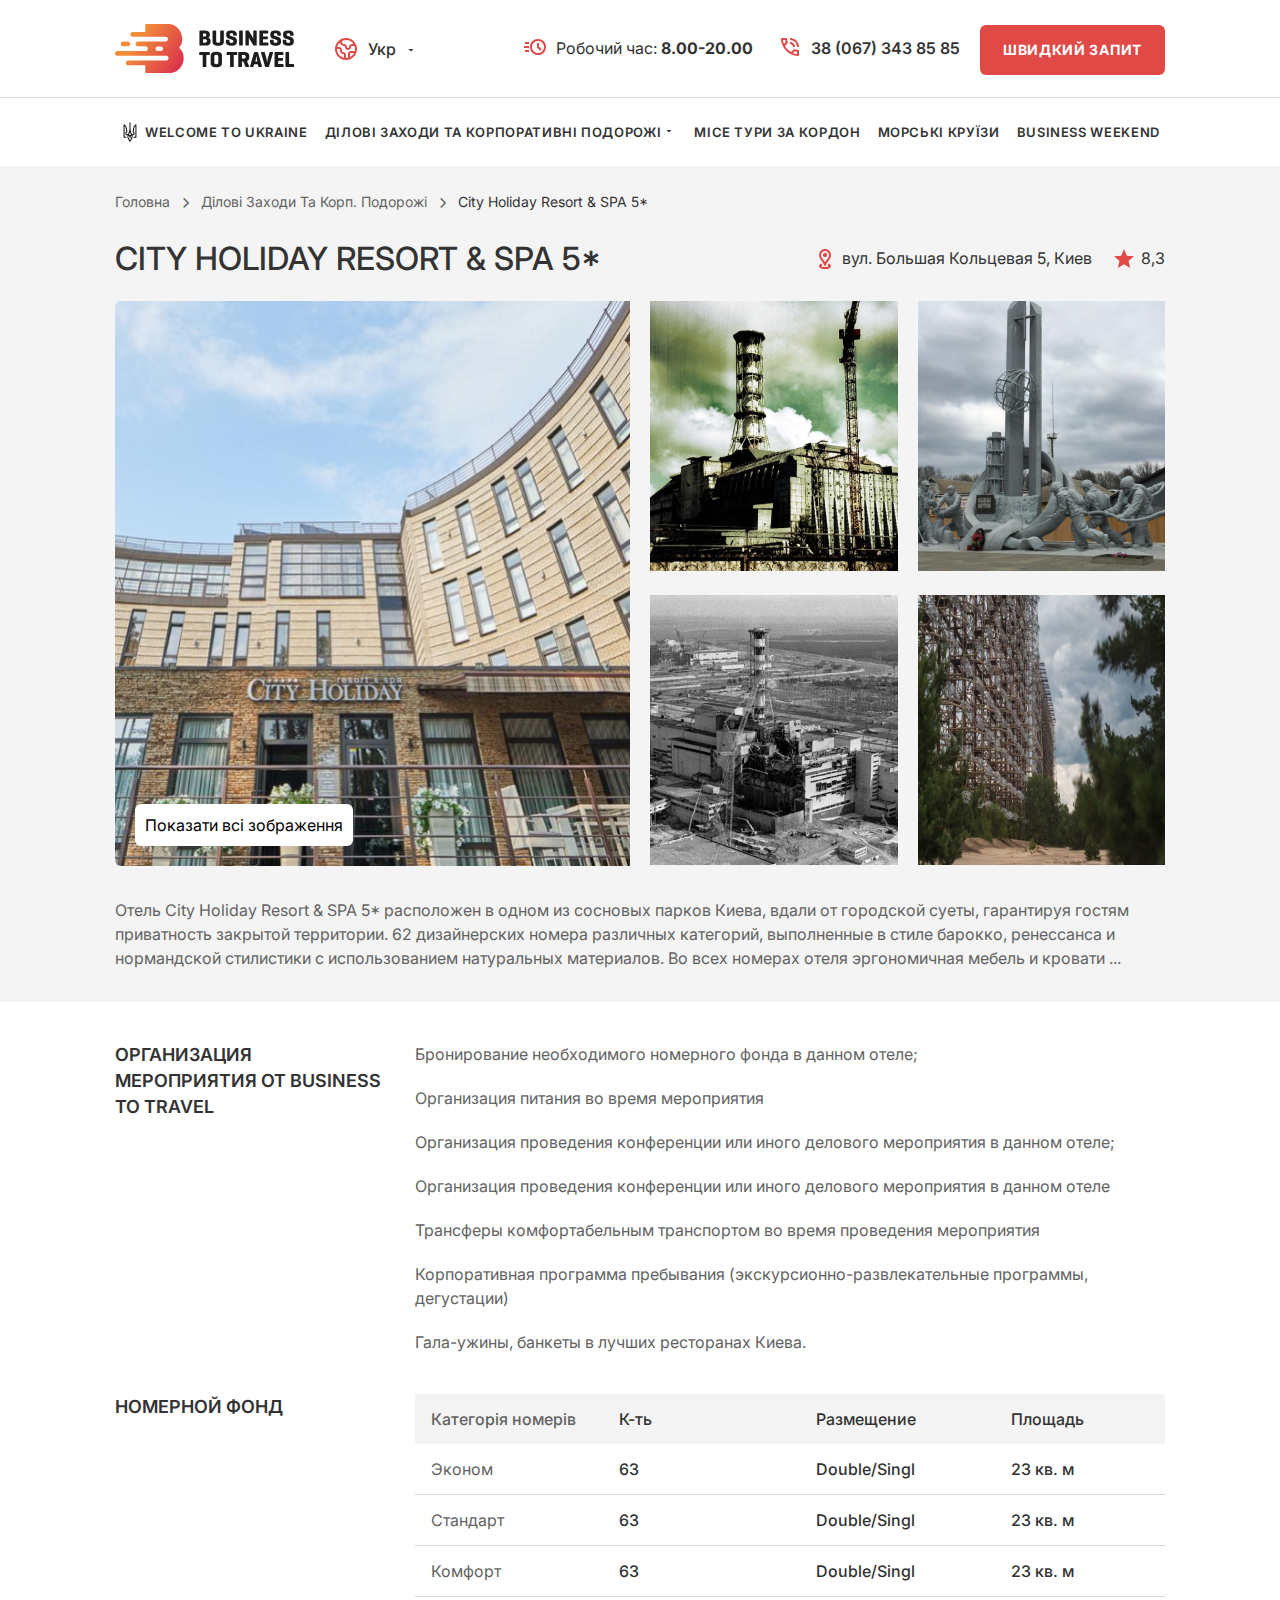
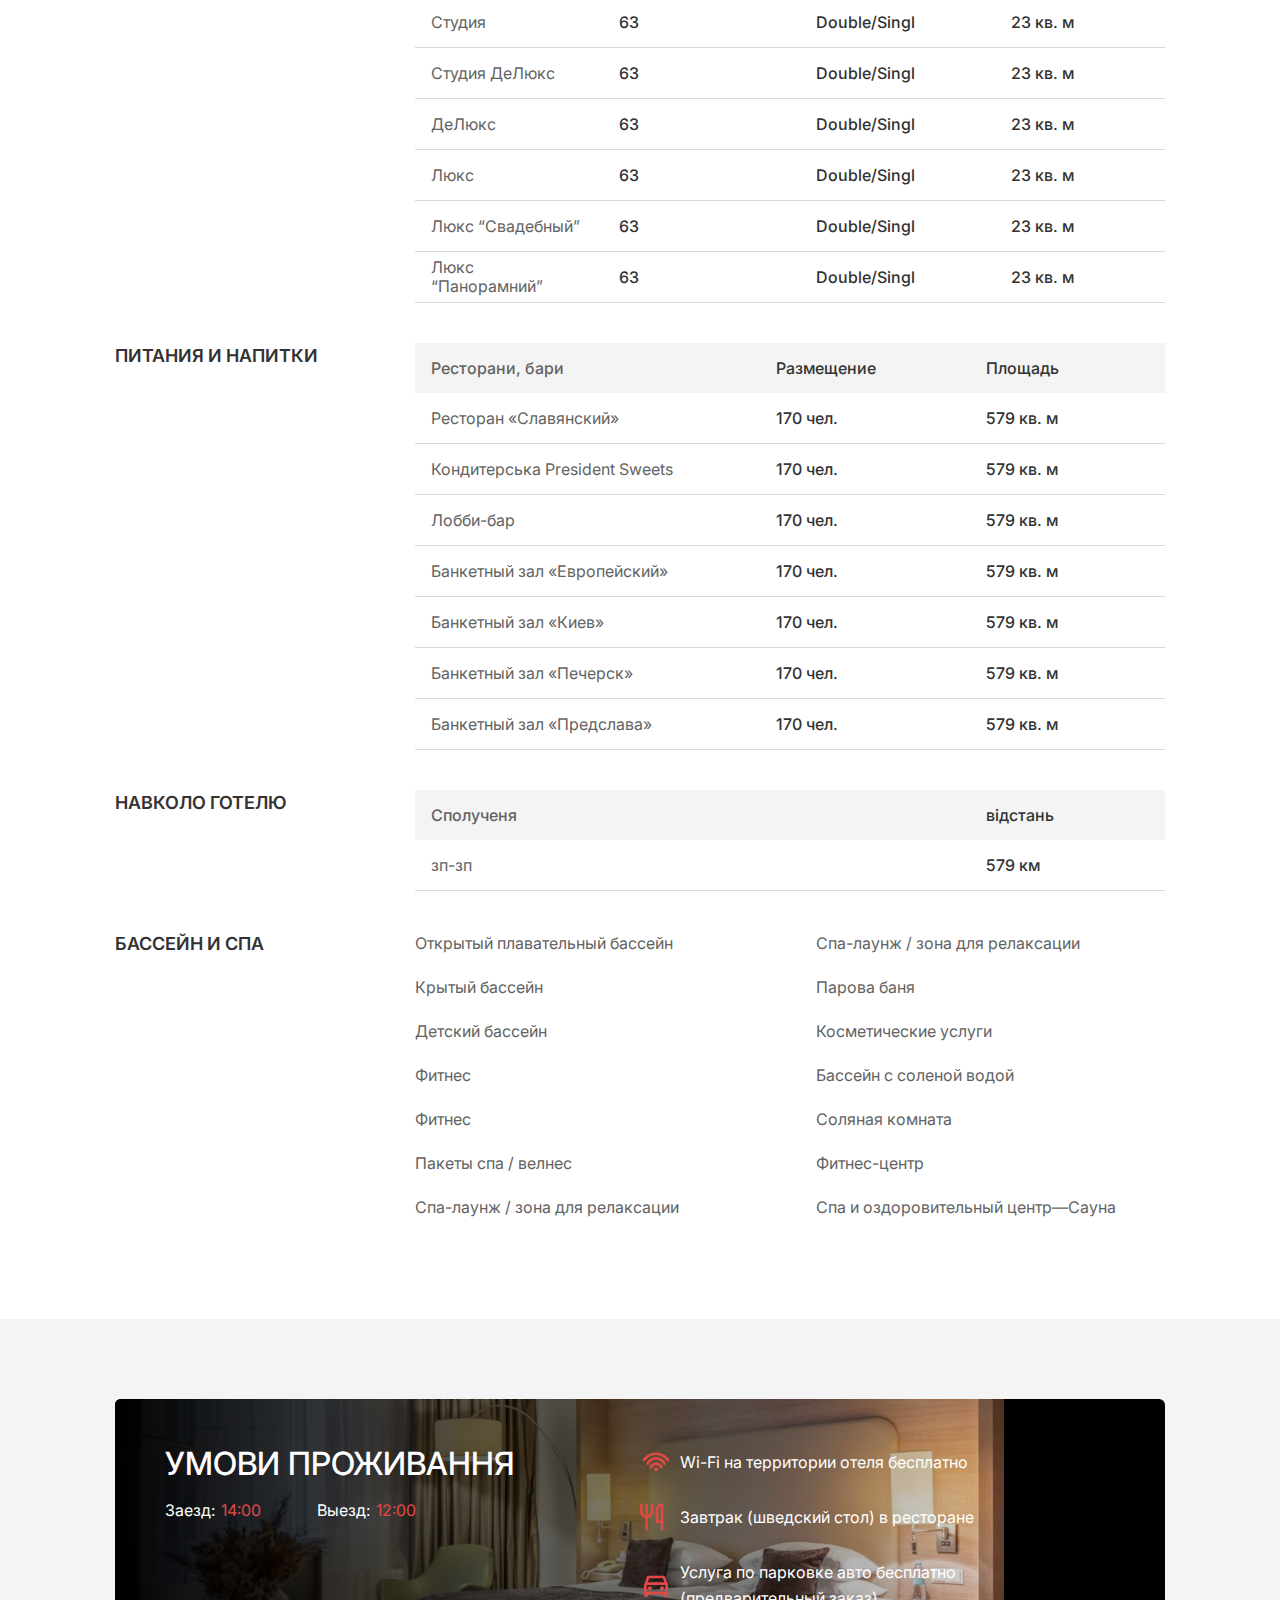
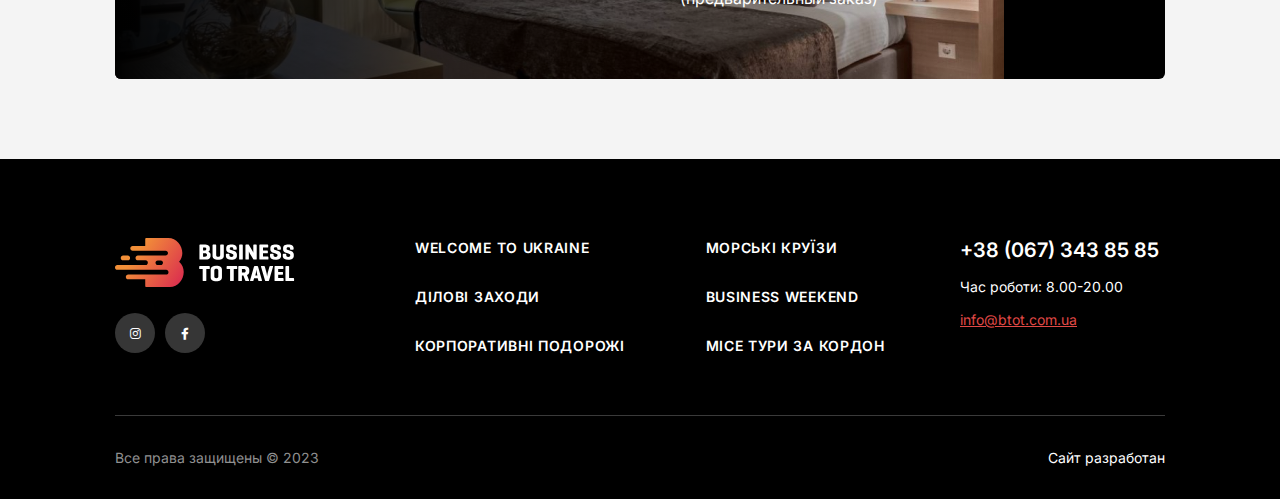
<file: html/hotel.html>
<!doctype html>
<html lang="ua">
<head>
	<meta charset="UTF-8">
	<meta name="viewport"
				content="width=device-width, user-scalable=no, initial-scale=1.0, maximum-scale=1.0, minimum-scale=1.0">
	<meta http-equiv="X-UA-Compatible" content="ie=edge">
	<title>Btot</title>

	
	<!-- Main style -->
	<link rel="stylesheet" href="css/normalize.css"/>
	<link rel="preconnect" href="https://fonts.googleapis.com">
	<link rel="preconnect" href="https://fonts.gstatic.com" crossorigin>
	<link href="https://fonts.googleapis.com/css2?family=Inter:wght@300;400;500;600;700&display=swap" rel="stylesheet">
	<link rel="stylesheet" type="text/css" href="fonts/FA5PRO-master/css/all.css"/>
	<link rel="stylesheet" href="css/jquery.fancybox.min.css"/>
	<link rel="stylesheet" type="text/css" href="css/nice-select.css"/>
	<link rel="stylesheet" type="text/css" href="css/swiper.min.css"/>
	<link rel="stylesheet" type="text/css" href="css/intlTelInput.min.css"/>
	<link rel="stylesheet" type="text/css" href="css/ion.rangeSlider.min.css"/>
	<link rel="stylesheet" type="text/css" href="css/styles.css"/>
	<link rel="stylesheet" type="text/css" href="css/responsive.css"/>
	
</head>
<body>

  <header>
		<div class="top-line">
			<div class="content-width">
				<div class="logo-wrap">
					<a href="index.html">
						<img src="img/logo.svg" alt="">
						<img src="img/logo-mob.svg" alt="" class="mob">
					</a>
					<div class="lang-wrap">
						<div class="select-block ">
							<label class="form-label" for="lang"><img src="img/icon-1.svg" alt=""></label>
							<select id="lang" class="select">
								<option value="1">Укр</option>
								<option value="2">En</option>
							</select>
						</div>
					</div>
				</div>
				<div class="contact-wrap">
					<ul class="contact-list">
						<li>
							<div class="icon-wrap">
								<img src="img/icon-2.svg" alt="">
							</div>
							<p>Робочий час: <b>8.00-20.00</b></p>
						</li>
						<li>
							<div class="icon-wrap">
								<img src="img/icon-3.svg" alt="">
							</div>
							<p><a href="tel:+380673438585">38 (067) 343 85 85</a></p>
						</li>
					</ul>
					<div class="btn-wrap">
						<a href="#" class="btn-default btn-big">швидкий запит</a>
					</div>
					<div class="open-menu">
						<a href="#">
							<span></span>
							<span></span>
							<span></span>
						</a>
					</div>
				</div>
			</div>
		</div>
		<div class="second-line">
			<div class="content-width">
				<nav class="top-menu">
					<ul>
						<li><a href="index.html"><img src="img/icon-5.svg" alt="">Welcome to Ukraine</a></li>
						<li class="sub-li">
							<a href="index.html">ДІЛОВІ ЗАХОДИ ТА КОРПОРАТИВНІ ПОДОРОЖІ</a>
							<ul class="sub-menu">
								<li><a href="#">ДІЛОВІ ЗАХОДИ ТА КОРПОРАТИВНІ</a></li>
								<li><a href="#">ДІЛОВІ ЗАХОДИ ТА КОРПОРАТИВНІ</a></li>
								<li><a href="#">ДІЛОВІ ЗАХОДИ ТА КОРПОРАТИВНІ</a></li>
							</ul>
						</li>
						<li><a href="index.html">МІСЕ ТУРИ ЗА КОРДОН</a></li>
						<li><a href="index.html">МОРСЬКІ КРУЇЗИ</a></li>
						<li><a href="index.html">BUSINESS WEEKEND</a></li>
					</ul>
				</nav>
			</div>
		</div>
  </header>

	<div class="menu-responsive" id="menu-responsive" style="display: none">
		<div class="top">
			<div class="close-menu">
				<a href="#"><img src="img/close.svg" alt=""></a>
			</div>
		</div>
		<div class="wrap">
			<div class="title">
				<h6>Меню</h6>
			</div>
			<nav class="mob-menu">
				<ul>
					<li><a href="index.html"><img src="img/icon-5.svg" alt="">Welcome to Ukraine</a></li>
					<li class="sub-li">
						<a href="index.html">ДІЛОВІ ЗАХОДИ ТА КОРПОРАТИВНІ ПОДОРОЖІ</a>
						<ul class="sub-menu">
							<li><a href="#">ДІЛОВІ ЗАХОДИ ТА КОРПОРАТИВНІ</a></li>
							<li><a href="#">ДІЛОВІ ЗАХОДИ ТА КОРПОРАТИВНІ</a></li>
							<li><a href="#">ДІЛОВІ ЗАХОДИ ТА КОРПОРАТИВНІ</a></li>
						</ul>
					</li>
					<li><a href="index.html">МІСЕ ТУРИ ЗА КОРДОН</a></li>
					<li><a href="index.html">МОРСЬКІ КРУЇЗИ</a></li>
					<li><a href="index.html">BUSINESS WEEKEND</a></li>
				</ul>
			</nav>
			<div class="contact-wrap">
				<ul class="contact-list">
					<li>
						<div class="icon-wrap">
							<img src="img/icon-2.svg" alt="">
						</div>
						<p>Робочий час: <b>8.00-20.00</b></p>
					</li>
					<li>
						<div class="icon-wrap">
							<img src="img/icon-3.svg" alt="">
						</div>
						<p><a href="tel:+380673438585">38 (067) 343 85 85</a></p>
					</li>
				</ul>
				<div class="lang-wrap">
					<div class="select-block ">
						<label class="form-label" for="lang-mob"><img src="img/icon-1.svg" alt=""></label>
						<select id="lang-mob" class="select">
							<option value="1">Укр</option>
							<option value="2">En</option>
						</select>
					</div>
				</div>
			</div>
			<div class="btn-wrap">
				<a href="#" class="btn-default btn-big">швидкий запит</a>
			</div>
		</div>
	</div>

	<main >
		<div class="bg-grey">
			<ul class="breadcrumb content-width">
				<li><a href="#">головна</a><i class="fas fa-chevron-right"></i></li>
				<li><a href="#">Ділові заходи та корп. подорожі </a><i class="fas fa-chevron-right"></i></li>
				<li>City Holiday Resort & SPA 5*</li>
			</ul>

			<section class="article">
				<div class="content-width">
					<div class="top">
						<h1>City Holiday Resort & SPA 5*</h1>
						<div class="info-wrap">
							<ul>
								<li><img src="img/icon-25-1.svg" alt=""><span>вул. Большая Кольцевая 5, Киев</span></li>
								<li><img src="img/icon-25-2.svg" alt=""><span>8,3</span></li>
							</ul>
						</div>
					</div>
					<div class="img-wrap">
						<figure class="img-1">
							<a href="img/img-14-1.jpg" data-fancybox="images">
								<img src="img/img-14-1.jpg" alt="">
							</a>
							<div class="btn-wrap">
								<a  class="btn-default btn-white" href="img/img-9-5.jpg" data-fancybox="images">Показати всі зображення</a>
							</div>
							<!--сюда можна доавати інши зовбраженя які треба і вони будуть у попапі-->
							<div class="all-images">
								<a href="img/img-9-1.jpg" data-fancybox="images"><img src="img/img-9-2.jpg" alt=""></a>
							</div>
						</figure>
						<figure class="img-4">
							<a href="img/img-9-2.jpg" data-fancybox="images"><img src="img/img-9-2.jpg" alt=""></a>
							<a href="img/img-14-3.jpg" data-fancybox="images"><img src="img/img-9-3.jpg" alt=""></a>
							<a href="img/img-14-4.jpg" data-fancybox="images"><img src="img/img-9-4.jpg" alt=""></a>
							<a href="img/img-14-5.jpg" data-fancybox="images"><img src="img/img-9-5.jpg" alt=""></a>
						</figure>
					</div>
					<div class="text-wrap">
						<p>Отель City Holiday Resort & SPA 5* расположен в одном из сосновых парков Киева, вдали от городской суеты, гарантируя гостям приватность закрытой территории. 62 дизайнерских номера различных категорий, выполненные в стиле барокко, ренессанса и нормандской стилистики с использованием натуральных материалов. Во всех номерах отеля эргономичная мебель и кровати для комфортного сна, скоростной WiFi, современные ТВ, пол с подогревом, а ванных комнатах — высококачественная сантехника с банными принадлежностями. К услугам гостей City Holiday Resort & SPA — современный SPA-центр. Здесь вас ждут уникальные оздоровительные процедуры, расслабляющий массаж, несколько бассейнов (включая детский), парные (римская, финская, русская), соляная комната и многое другое. Для организаторов бизнес-мероприятий отель предлагает 3 конференц-зала площадью от 30 кв. м до 100 кв. м с современным аудиовизуальным оборудованием и первоклассной звукоизоляцией.</p>
					</div>
				</div>
			</section>


		</div>
		<section class="info-tour">
			<div class="content-width">
				<div class="tab-info">

					<div class="tab-row no-border">
						<div class="data data-1">
							<p>Организация мероприятия от Business to Travel</p>
						</div>
						<div class="data data-2">
							<p>Бронирование необходимого номерного фонда в данном отеле;</p>
							<p>Организация питания во время мероприятия</p>
							<p>Организация проведения конференции или иного делового мероприятия в данном отеле;</p>
							<p>Организация проведения конференции или иного делового мероприятия в данном отеле</p>
							<p>Трансферы комфортабельным транспортом во время проведения мероприятия</p>
							<p>Корпоративная программа пребывания (экскурсионно-развлекательные программы, дегустации)</p>
							<p>Гала-ужины, банкеты в лучших ресторанах Киева.</p>

						</div>
					</div>
					<div class="tab-row no-border">
						<div class="data data-1">
							<p>Номерной фонд</p>
						</div>
						<div class="data data-2">
							<div class="table">
								<div class="table-row table-head">
									<div class="table-data table-data-1">Категорія номерів</div>
									<div class="table-data table-data-2">К-ть</div>
									<div class="table-data table-data-3">Размещение</div>
									<div class="table-data table-data-4">Площадь</div>
								</div>
								<div class="table-row">
									<div class="table-data table-data-1" data-name="Категорія номерів">Эконом</div>
									<div class="table-data table-data-2" data-name="К-ть">63</div>
									<div class="table-data table-data-3" data-name="Размещение">Double/Singl</div>
									<div class="table-data table-data-4" data-name="Площадь">23 кв. м</div>
								</div>
								<div class="table-row">
									<div class="table-data table-data-1" data-name="Категорія номерів">Стандарт</div>
									<div class="table-data table-data-2" data-name="К-ть">63</div>
									<div class="table-data table-data-3" data-name="Размещение">Double/Singl</div>
									<div class="table-data table-data-4" data-name="Площадь">23 кв. м</div>
								</div>
								<div class="table-row">
									<div class="table-data table-data-1" data-name="Категорія номерів">Комфорт</div>
									<div class="table-data table-data-2" data-name="К-ть">63</div>
									<div class="table-data table-data-3" data-name="Размещение">Double/Singl</div>
									<div class="table-data table-data-4" data-name="Площадь">23 кв. м</div>
								</div>
								<div class="table-row">
									<div class="table-data table-data-1" data-name="Категорія номерів">Студия</div>
									<div class="table-data table-data-2" data-name="К-ть">63</div>
									<div class="table-data table-data-3" data-name="Размещение">Double/Singl</div>
									<div class="table-data table-data-4" data-name="Площадь">23 кв. м</div>
								</div>
								<div class="table-row">
									<div class="table-data table-data-1" data-name="Категорія номерів">Студия ДеЛюкс</div>
									<div class="table-data table-data-2" data-name="К-ть">63</div>
									<div class="table-data table-data-3" data-name="Размещение">Double/Singl</div>
									<div class="table-data table-data-4" data-name="Площадь">23 кв. м</div>
								</div>
								<div class="table-row">
									<div class="table-data table-data-1" data-name="Категорія номерів">ДеЛюкс</div>
									<div class="table-data table-data-2" data-name="К-ть">63</div>
									<div class="table-data table-data-3" data-name="Размещение">Double/Singl</div>
									<div class="table-data table-data-4" data-name="Площадь">23 кв. м</div>
								</div>
								<div class="table-row">
									<div class="table-data table-data-1" data-name="Категорія номерів">Люкс</div>
									<div class="table-data table-data-2" data-name="К-ть">63</div>
									<div class="table-data table-data-3" data-name="Размещение">Double/Singl</div>
									<div class="table-data table-data-4" data-name="Площадь">23 кв. м</div>
								</div>
								<div class="table-row">
									<div class="table-data table-data-1" data-name="Категорія номерів">Люкс “Свадебный”</div>
									<div class="table-data table-data-2" data-name="К-ть">63</div>
									<div class="table-data table-data-3" data-name="Размещение">Double/Singl</div>
									<div class="table-data table-data-4" data-name="Площадь">23 кв. м</div>
								</div>
								<div class="table-row">
									<div class="table-data table-data-1" data-name="Категорія номерів">Люкс “Панорамний”</div>
									<div class="table-data table-data-2" data-name="К-ть">63</div>
									<div class="table-data table-data-3" data-name="Размещение">Double/Singl</div>
									<div class="table-data table-data-4" data-name="Площадь">23 кв. м</div>
								</div>
							</div>
						</div>
					</div>
					<div class="tab-row no-border">
						<div class="data data-1">
							<p>Питания и напитки</p>
						</div>
						<div class="data data-2">
							<div class="table table-3n">
								<div class="table-row table-head">
									<div class="table-data table-data-1">Ресторани, бари</div>
									<div class="table-data table-data-2">Размещение</div>
									<div class="table-data table-data-3">Площадь</div>
								</div>
								<div class="table-row">
									<div class="table-data table-data-1" data-name="Ресторани, бари">Ресторан «Славянский»</div>
									<div class="table-data table-data-2" data-name="Размещение">170 чел.</div>
									<div class="table-data table-data-3" data-name="Площадь">579 кв. м</div>

								</div>
								<div class="table-row">
									<div class="table-data table-data-1" data-name="Ресторани, бари">Кондитерська President Sweets</div>
									<div class="table-data table-data-2" data-name="Размещение">170 чел.</div>
									<div class="table-data table-data-3" data-name="Площадь">579 кв. м</div>

								</div>
								<div class="table-row">
									<div class="table-data table-data-1" data-name="Ресторани, бари">Лобби-бар</div>
									<div class="table-data table-data-2" data-name="Размещение">170 чел.</div>
									<div class="table-data table-data-3" data-name="Площадь">579 кв. м</div>

								</div>
								<div class="table-row">
									<div class="table-data table-data-1" data-name="Ресторани, бари">Банкетный зал «Европейский»</div>
									<div class="table-data table-data-2" data-name="Размещение">170 чел.</div>
									<div class="table-data table-data-3" data-name="Площадь">579 кв. м</div>

								</div>
								<div class="table-row">
									<div class="table-data table-data-1" data-name="Ресторани, бари">Банкетный зал «Киев»</div>
									<div class="table-data table-data-2" data-name="Размещение">170 чел.</div>
									<div class="table-data table-data-3" data-name="Площадь">579 кв. м</div>

								</div>
								<div class="table-row">
									<div class="table-data table-data-1" data-name="Ресторани, бари">Банкетный зал «Печерск»</div>
									<div class="table-data table-data-2" data-name="Размещение">170 чел.</div>
									<div class="table-data table-data-3" data-name="Площадь">579 кв. м</div>

								</div>
								<div class="table-row">
									<div class="table-data table-data-1" data-name="Ресторани, бари">Банкетный зал «Предслава»</div>
									<div class="table-data table-data-2" data-name="Размещение">170 чел.</div>
									<div class="table-data table-data-3" data-name="Площадь">579 кв. м</div>

								</div>


							</div>
						</div>
					</div>
					<div class="tab-row no-border">
						<div class="data data-1">
							<p>Навколо готелю</p>
						</div>
						<div class="data data-2">
							<div class="table table-2n table-3n">
								<div class="table-row table-head">
									<div class="table-data table-data-1">Сполученя</div>
									<div class="table-data table-data-2"> відстань</div>

								</div>
								<div class="table-row">
									<div class="table-data table-data-1" data-name="Сполученя"> зп-зп</div>
									<div class="table-data table-data-3" data-name="відстань">579 км</div>

								</div>

							</div>
						</div>
					</div>



					<div class="tab-row no-border">
						<div class="data data-1">
							<p>Бассейн и СПА</p>
						</div>
						<div class="data data-2 data-50">
							<p>Открытый плавательный бассейн</p>
							<p>Спа-лаунж / зона для релаксации</p>
							<p>Крытый бассейн</p>
							<p>Парова баня</p>
							<p>Детский бассейн</p>
							<p>Косметические услуги</p>
							<p>Фитнес</p>
							<p>Бассейн с соленой водой</p>
							<p>Фитнес</p>
							<p>Соляная комната</p>
							<p>Пакеты спа / велнес</p>
							<p>Фитнес-центр</p>
							<p>Спа-лаунж / зона для релаксации</p>
							<p>Спа и оздоровительный центр—Сауна</p>
						</div>
					</div>
				</div>
			</div>
		</section>

		<section class="conditions bg-grey">
			<div class="content-width">
				<div class="content">
					<div class="bg">
						<img src="img/bg-6.jpg" alt="">
					</div>
					<div class="wrap">
						<div class="title">
							<h2>Умови проживання</h2>
							<ul>
								<li>
									<p>заезд:<span>14:00</span></p>
								</li>
								<li>
									<p>выезд:<span>12:00</span></p>
								</li>
							</ul>
						</div>
						<div class="text-wrap">
							<ul>
								<li>
									<img src="img/icon-26-1.svg" alt="">
									Wi-Fi на территории отеля бесплатно
								</li>
								<li>
									<img src="img/icon-26-2.svg" alt="">
									Завтрак (шведский стол) в ресторане
								</li>
								<li>
									<img src="img/icon-26-3.svg" alt="">
									Услуга по парковке авто бесплатно (предварительный заказ)
								</li>
							</ul>
						</div>
					</div>
				</div>
			</div>
		</section>

	</main>

  <footer>
    <div class="content-width">
			<div class="logo-wrap">
				<a href="index.html">
					<img src="img/logo-1.svg" alt="">
					<img src="img/logo-1-mob.svg" alt="" class="mob">
				</a>
				<ul class="soc">
					<li><a href="#"><i class="fab fa-instagram"></i></a></li>
					<li><a href="#"><i class="fab fa-facebook-f"></i></a></li>
				</ul>
				<div class="mob-block">
					<h6><a href="tel:+380673438585">+38 (067) 343 85 85</a></h6>
				</div>
			</div>
			<nav class="footer-menu">
				<ul>
					<li><a href="#">Welcome to Ukraine</a></li>
					<li><a href="#">МОРСЬКІ КРУЇЗИ</a></li>
					<li><a href="#">ДІЛОВІ ЗАХОДИ</a></li>
					<li><a href="#">BUSINESS WEEKEND</a></li>
					<li><a href="#">КОРПОРАТИВНІ ПОДОРОЖІ</a></li>
					<li><a href="#">МІСЕ ТУРИ ЗА КОРДОН</a></li>
				</ul>
			</nav>
			<div class="contact-wrap">
				<h6><a href="tel:+380673438585">+38 (067) 343 85 85</a></h6>
				<p>Час роботи: 8.00-20.00</p>
				<p><a href="mailto:info@btot.com.ua">info@btot.com.ua</a></p>
			</div>

			<div class="bottom">
				<p>Все права защищены © 2023</p>
				<p><a href="#">Сайт разработан</a></p>
				<div class="mob-block">
					<ul class="soc">
						<li><a href="#"><i class="fab fa-instagram"></i></a></li>
						<li><a href="#"><i class="fab fa-facebook-f"></i></a></li>
					</ul>
				</div>
			</div>
    </div>
  </footer>

	<div id="fast" class="default-popup" style="display: none">
		<div class="popup-main">
			<h3>Запитайте зараз</h3>
			<p>Компанія Veena World MICE tours професійно задовольнить усі ваші потреби у ділових поїздках. Наша команда буде рада допомогти вам </p>
			<form action="#" class="default-form">
				<div class="input-wrap input-wrap-50">
					<label for="name-popup">Прізвище, ім’я</label>
					<input type="text" name="name-popup" id="name-popup" placeholder="Денисенко Тамара">
				</div>
				<div class="input-wrap input-wrap-50">
					<label for="email-popup">Email</label>
					<input type="email" name="email-popup" id="email-popup" placeholder="name@company.com">
				</div>
				<div class="input-wrap ">
					<label for="tel-popup">Номер телефону</label>
					<input type="text" name="tel-popup" id="tel-popup" placeholder="(000) 000-00-00" class="tel">
				</div>
				<div class="input-wrap ">
					<label for="message-popup">Повідомлення</label>
					<textarea name="message-popup" id="message-popup" placeholder="Чи хотіли б ви надати більше деталей"></textarea>
				</div>
				<div class="input-wrap-submit">
					<button type="submit" class="btn-default btn-big">відправити</button>
				</div>
			</form>
		</div>
	</div>


	<div id="filter" class="default-popup popup-filter" style="">
		<div class="left-filter">

			<div class="wrap">
				<div class="top">
					<h4>Фільтри</h4>
					<div class="btn-wrap">
						<button type="reset">Очистити фільтри</button>
					</div>
				</div>
				<div class="item-list item-1 item">
					<a href="#" class="head-filter">курортний регіон <i class="fas fa-chevron-down"></i></a>
					<div class="filter filter-0">
						<ul>
							<li>
								<input type="checkbox" name="data-0p" id="data-0-1p">
								<label for="data-0-1p">Дністровський регіон</label>
							</li>
							<li>
								<input type="checkbox" name="data-0p" id="data-0-2p">
								<label for="data-0-2p">Затока</label>
							</li>
							<li>
								<input type="checkbox" name="data-0p" id="data-0-3p">
								<label for="data-0-3p">Кароліна Бугаз</label>
							</li>
							<li>
								<input type="checkbox" name="data-0" id="data-0-4p">
								<label for="data-0-4p">Буковель</label>
							</li>
							<li>
								<input type="checkbox" name="data-0p" id="data-0-5p">
								<label for="data-0-5p">Буковель</label>
							</li>
							<li>
								<input type="checkbox" name="data-0p" id="data-0-6p">
								<label for="data-0-6p">Буковель</label>
							</li>
							<li>
								<input type="checkbox" name="data-0p" id="data-0-7p">
								<label for="data-0-7p">Буковель</label>
							</li>
							<li>
								<input type="checkbox" name="data-0p" id="data-0-8p">
								<label for="data-0-8p">Буковель</label>
							</li>
						</ul>
						<a href="#" class="show-more-filter">
							<span>Показати ще</span>
							<span>Приховати</span>
						</a>
					</div>

				</div>
				<div class="item-list item-2 item">
					<a href="#" class="head-filter">ТИп відпочинку <i class="fas fa-chevron-down"></i></a>
					<div class="filter filter-1">
						<ul>
							<li>
								<input type="checkbox" name="data-1p" id="data-1-1p">
								<label for="data-1-1p">Івенти</label>
							</li>
							<li>
								<input type="checkbox" name="data-1p" id="data-1-2p">
								<label for="data-1-2p">Дегустації</label>
							</li>
							<li>
								<input type="checkbox" name="data-1p" id="data-1-3p">
								<label for="data-1-3p">Екскурсії</label>
							</li>
							<li>
								<input type="checkbox" name="data-1p" id="data-1-4p">
								<label for="data-1-4p">Нічне життя</label>
							</li>
							<li>
								<input type="checkbox" name="data-1p" id="data-1-5p">
								<label for="data-1-5p">Пляжі</label>
							</li>
							<li>
								<input type="checkbox" name="data-1p" id="data-1-6p">
								<label for="data-1-6p">Готові рішення</label>
							</li>
							<li>
								<input type="checkbox" name="data-1p" id="data-1-7p">
								<label for="data-1-7p">Готові рішення</label>
							</li>
							<li>
								<input type="checkbox" name="data-1p" id="data-1-8p">
								<label for="data-1-8p">Готові рішення</label>
							</li>
						</ul>
						<a href="#" class="show-more-filter">
							<span>Показати ще</span>
							<span>Приховати</span>
						</a>
					</div>

				</div>
				<div class="item-3 item">
					<a href="#" class="head-filter">Тривалість туру <i class="fas fa-chevron-down"></i></a>
					<div class="filter filter-2">
						<div class="extra-controls">

							<div>
								<label for="from1">від</label>
								<input type="text" value="3" class="inp js-from" id="from1" />
							</div>

							<div>
								<label for="to1">До</label>
								<input type="text" value="30" class="inp js-to" id="to1"/>
								<span>днів</span>
							</div>
						</div>
						<div class="range-slider">
							<label for="range1"></label>
							<input type="text" class="js-range-slider" value="" id="range1"/>
						</div>
					</div>

				</div>
				<div class="item-list item-4 item">
					<a href="#" class="head-filter">кількість людей <i class="fas fa-chevron-down"></i></a>
					<div class="filter filter-3">
						<ul>
							<li>
								<input type="checkbox" name="data-2p" id="data-2-1p">
								<label for="data-2-1p">1</label>
							</li>
							<li>
								<input type="checkbox" name="data-2p" id="data-2-2p">
								<label for="data-2-2p">2</label>
							</li>
							<li>
								<input type="checkbox" name="data-2p" id="data-2-3p">
								<label for="data-2-3p">3</label>
							</li>
							<li>
								<input type="checkbox" name="data-2p" id="data-2-4p">
								<label for="data-2-4p">4</label>
							</li>
							<li>
								<input type="checkbox" name="data-2p" id="data-2-5p">
								<label for="data-2-5p">5</label>
							</li>
							<li>
								<input type="checkbox" name="data-2p" id="data-2-6p">
								<label for="data-2-6p">6+</label>
							</li>

						</ul>
						<a href="#" class="show-more-filter">
							<span>Показати ще</span>
							<span>Приховати</span>
						</a>
					</div>

				</div>
				<div class="item-list item-5 item">
					<a href="#" class="head-filter">що пропонуємо <i class="fas fa-chevron-down"></i></a>
					<div class="filter filter-4">
						<ul>
							<li>
								<input type="checkbox" name="data-3p" id="data-3-1p">
								<label for="data-3-1p">Трансфер включено</label>
							</li>
							<li>
								<input type="checkbox" name="data-3p" id="data-3-2p">
								<label for="data-3-2p">Харчування під час програми</label>
							</li>
							<li>
								<input type="checkbox" name="data-3p" id="data-3-3p">
								<label for="data-3-3p">Супровід ескурсовода</label>
							</li>
							<li>
								<input type="checkbox" name="data-3p" id="data-3-4p">
								<label for="data-3-4p">Послуги перекладача</label>
							</li>
							<li>
								<input type="checkbox" name="data-3p" id="data-3-5p">
								<label for="data-3-5p">Послуги перекладача</label>
							</li>
							<li>
								<input type="checkbox" name="data-3p" id="data-3-6p">
								<label for="data-3-6p">Послуги перекладача</label>
							</li>

						</ul>
						<a href="#" class="show-more-filter">
							<span>Показати ще</span>
							<span>Приховати</span>
						</a>
					</div>

				</div>
				<div class="btn-wrap-full">
					<button type="submit" class="btn-default btn-big btn-border">Застосувати</button>
				</div>
			</div>
		</div>
	</div>



  <script src="js/jquery.min.js"></script>
	<script src="js/swiper.js"></script>
	<script src="js/jquery.fancybox.min.js"></script>
	<script src="js/jquery.nice-select.min.js"></script>
	<script src="js/cuttr.min.js"></script>
	<script src="js/intlTelInput.min.js"></script>
	<script src="js/jquery.mask.min.js"></script>
	<script src="js/ion.rangeSlider.min.js"></script>
	<script src="js/script.js"></script>
</body>
</html>
</file>
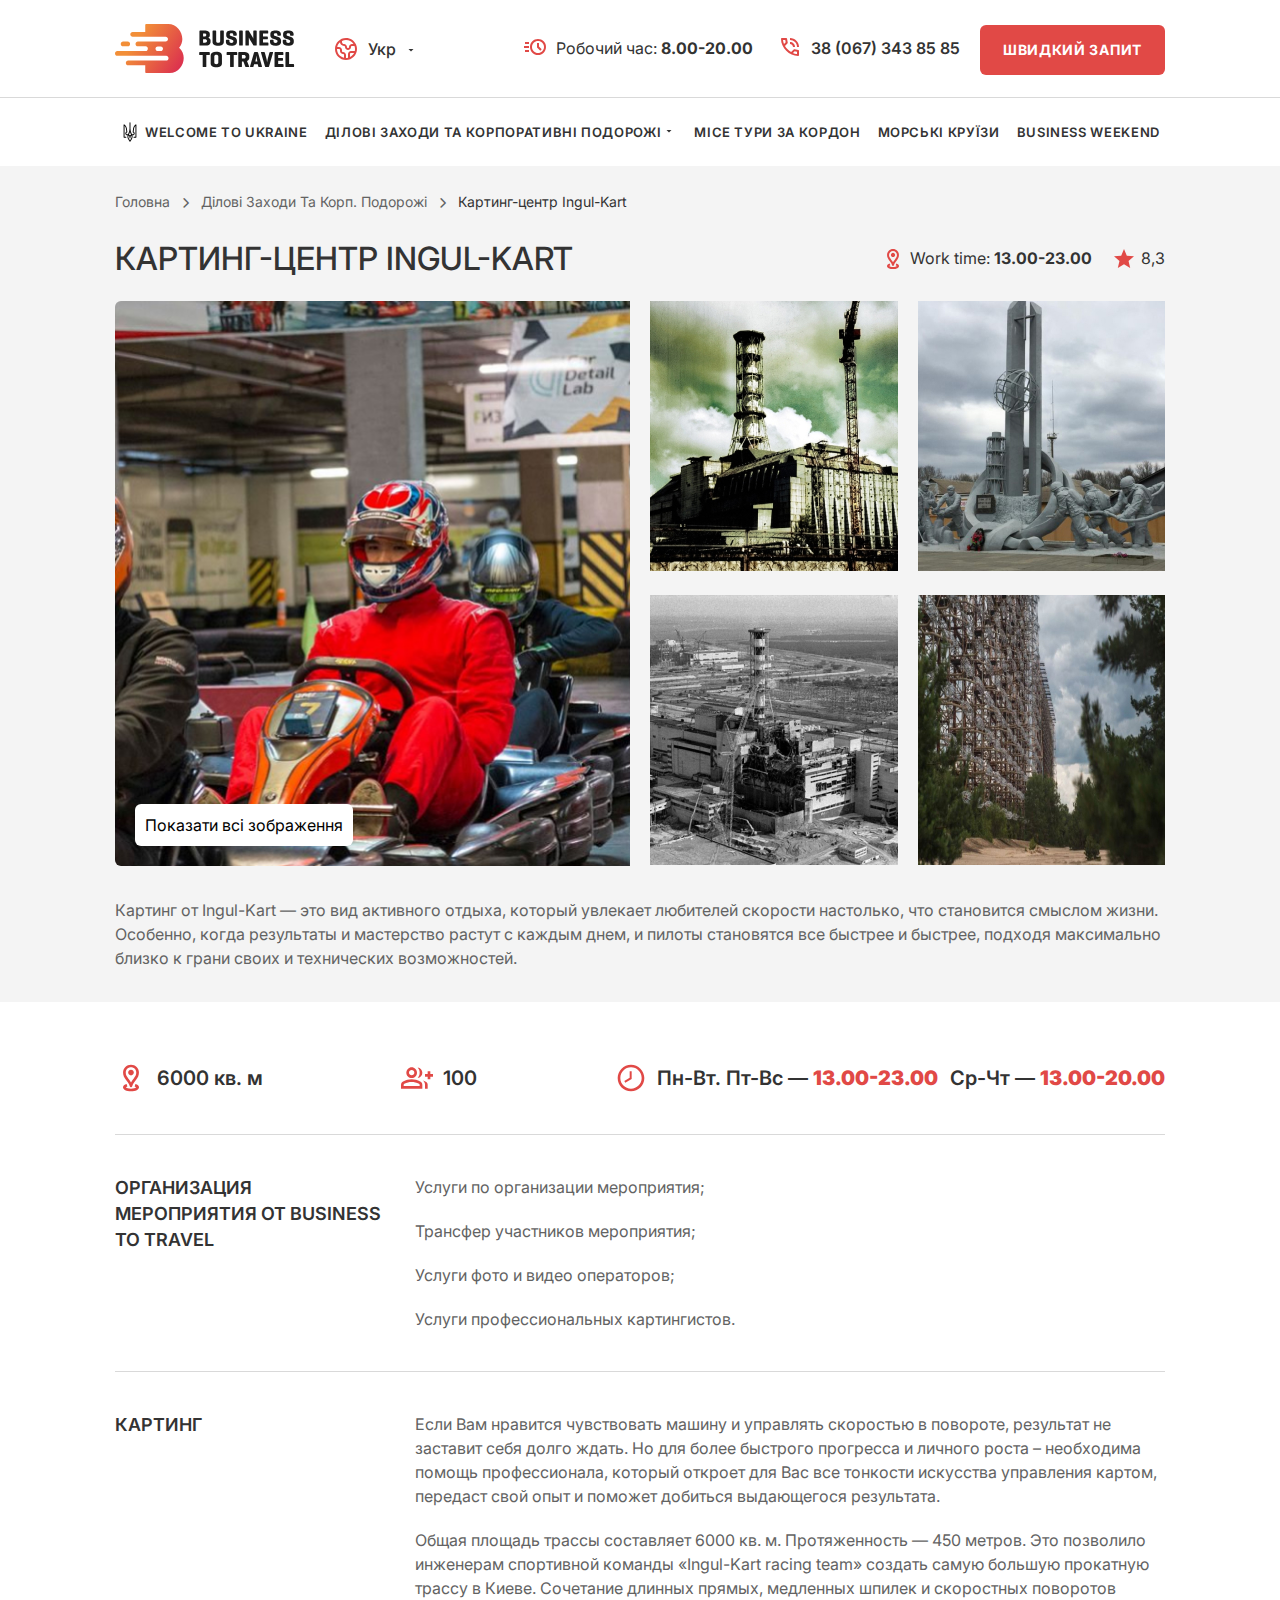
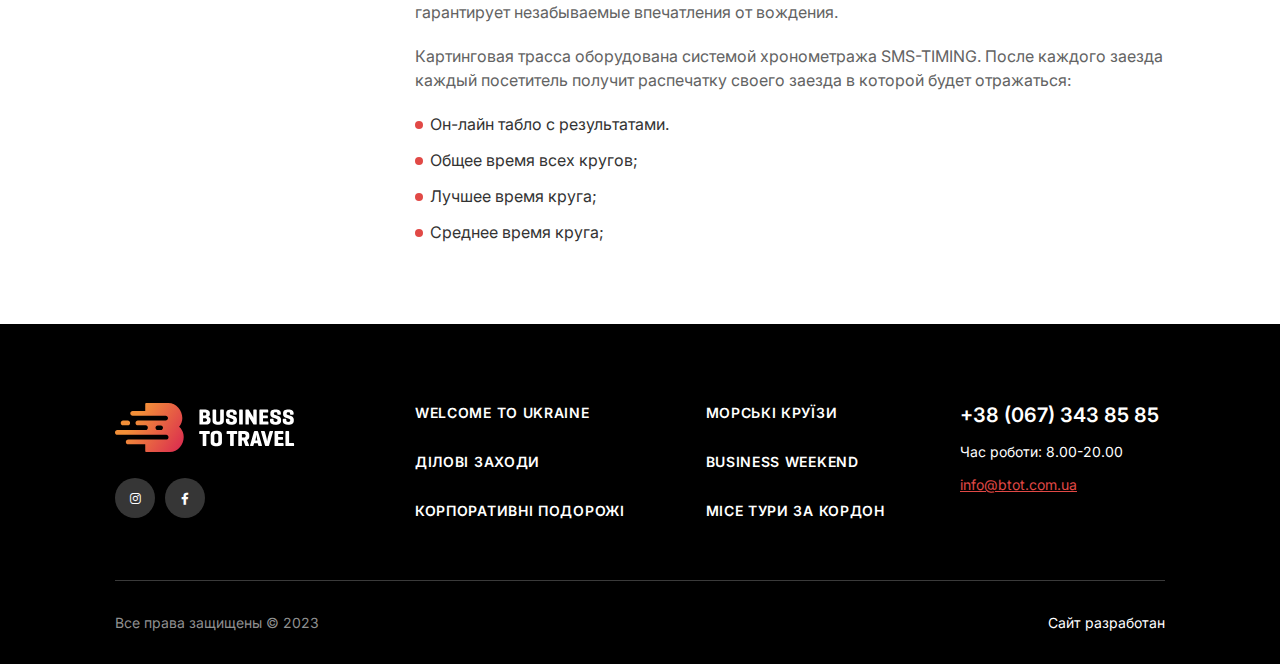
<file: html/kart.html>
<!doctype html>
<html lang="ua">
<head>
	<meta charset="UTF-8">
	<meta name="viewport"
				content="width=device-width, user-scalable=no, initial-scale=1.0, maximum-scale=1.0, minimum-scale=1.0">
	<meta http-equiv="X-UA-Compatible" content="ie=edge">
	<title>Btot</title>

	
	<!-- Main style -->
	<link rel="stylesheet" href="css/normalize.css"/>
	<link rel="preconnect" href="https://fonts.googleapis.com">
	<link rel="preconnect" href="https://fonts.gstatic.com" crossorigin>
	<link href="https://fonts.googleapis.com/css2?family=Inter:wght@300;400;500;600;700&display=swap" rel="stylesheet">
	<link rel="stylesheet" type="text/css" href="fonts/FA5PRO-master/css/all.css"/>
	<link rel="stylesheet" href="css/jquery.fancybox.min.css"/>
	<link rel="stylesheet" type="text/css" href="css/nice-select.css"/>
	<link rel="stylesheet" type="text/css" href="css/swiper.min.css"/>
	<link rel="stylesheet" type="text/css" href="css/intlTelInput.min.css"/>
	<link rel="stylesheet" type="text/css" href="css/ion.rangeSlider.min.css"/>
	<link rel="stylesheet" type="text/css" href="css/styles.css"/>
	<link rel="stylesheet" type="text/css" href="css/responsive.css"/>
	
</head>
<body>

  <header>
		<div class="top-line">
			<div class="content-width">
				<div class="logo-wrap">
					<a href="index.html">
						<img src="img/logo.svg" alt="">
						<img src="img/logo-mob.svg" alt="" class="mob">
					</a>
					<div class="lang-wrap">
						<div class="select-block ">
							<label class="form-label" for="lang"><img src="img/icon-1.svg" alt=""></label>
							<select id="lang" class="select">
								<option value="1">Укр</option>
								<option value="2">En</option>
							</select>
						</div>
					</div>
				</div>
				<div class="contact-wrap">
					<ul class="contact-list">
						<li>
							<div class="icon-wrap">
								<img src="img/icon-2.svg" alt="">
							</div>
							<p>Робочий час: <b>8.00-20.00</b></p>
						</li>
						<li>
							<div class="icon-wrap">
								<img src="img/icon-3.svg" alt="">
							</div>
							<p><a href="tel:+380673438585">38 (067) 343 85 85</a></p>
						</li>
					</ul>
					<div class="btn-wrap">
						<a href="#" class="btn-default btn-big">швидкий запит</a>
					</div>
					<div class="open-menu">
						<a href="#">
							<span></span>
							<span></span>
							<span></span>
						</a>
					</div>
				</div>
			</div>
		</div>
		<div class="second-line">
			<div class="content-width">
				<nav class="top-menu">
					<ul>
						<li><a href="index.html"><img src="img/icon-5.svg" alt="">Welcome to Ukraine</a></li>
						<li class="sub-li">
							<a href="index.html">ДІЛОВІ ЗАХОДИ ТА КОРПОРАТИВНІ ПОДОРОЖІ</a>
							<ul class="sub-menu">
								<li><a href="#">ДІЛОВІ ЗАХОДИ ТА КОРПОРАТИВНІ</a></li>
								<li><a href="#">ДІЛОВІ ЗАХОДИ ТА КОРПОРАТИВНІ</a></li>
								<li><a href="#">ДІЛОВІ ЗАХОДИ ТА КОРПОРАТИВНІ</a></li>
							</ul>
						</li>
						<li><a href="index.html">МІСЕ ТУРИ ЗА КОРДОН</a></li>
						<li><a href="index.html">МОРСЬКІ КРУЇЗИ</a></li>
						<li><a href="index.html">BUSINESS WEEKEND</a></li>
					</ul>
				</nav>
			</div>
		</div>
  </header>

	<div class="menu-responsive" id="menu-responsive" style="display: none">
		<div class="top">
			<div class="close-menu">
				<a href="#"><img src="img/close.svg" alt=""></a>
			</div>
		</div>
		<div class="wrap">
			<div class="title">
				<h6>Меню</h6>
			</div>
			<nav class="mob-menu">
				<ul>
					<li><a href="index.html"><img src="img/icon-5.svg" alt="">Welcome to Ukraine</a></li>
					<li class="sub-li">
						<a href="index.html">ДІЛОВІ ЗАХОДИ ТА КОРПОРАТИВНІ ПОДОРОЖІ</a>
						<ul class="sub-menu">
							<li><a href="#">ДІЛОВІ ЗАХОДИ ТА КОРПОРАТИВНІ</a></li>
							<li><a href="#">ДІЛОВІ ЗАХОДИ ТА КОРПОРАТИВНІ</a></li>
							<li><a href="#">ДІЛОВІ ЗАХОДИ ТА КОРПОРАТИВНІ</a></li>
						</ul>
					</li>
					<li><a href="index.html">МІСЕ ТУРИ ЗА КОРДОН</a></li>
					<li><a href="index.html">МОРСЬКІ КРУЇЗИ</a></li>
					<li><a href="index.html">BUSINESS WEEKEND</a></li>
				</ul>
			</nav>
			<div class="contact-wrap">
				<ul class="contact-list">
					<li>
						<div class="icon-wrap">
							<img src="img/icon-2.svg" alt="">
						</div>
						<p>Робочий час: <b>8.00-20.00</b></p>
					</li>
					<li>
						<div class="icon-wrap">
							<img src="img/icon-3.svg" alt="">
						</div>
						<p><a href="tel:+380673438585">38 (067) 343 85 85</a></p>
					</li>
				</ul>
				<div class="lang-wrap">
					<div class="select-block ">
						<label class="form-label" for="lang-mob"><img src="img/icon-1.svg" alt=""></label>
						<select id="lang-mob" class="select">
							<option value="1">Укр</option>
							<option value="2">En</option>
						</select>
					</div>
				</div>
			</div>
			<div class="btn-wrap">
				<a href="#" class="btn-default btn-big">швидкий запит</a>
			</div>
		</div>
	</div>

	<main >
		<div class="bg-grey">
			<ul class="breadcrumb content-width">
				<li><a href="#">головна</a><i class="fas fa-chevron-right"></i></li>
				<li><a href="#">Ділові заходи та корп. подорожі </a><i class="fas fa-chevron-right"></i></li>
				<li>Картинг-центр Ingul-Kart</li>
			</ul>

			<section class="article">
				<div class="content-width">
					<div class="top">
						<h1>Картинг-центр Ingul-Kart</h1>
						<div class="info-wrap">
							<ul>
								<li><img src="img/icon-25-1.svg" alt=""><span>Work time: <b>13.00-23.00</b></span></li>
								<li><img src="img/icon-25-2.svg" alt=""><span>8,3</span></li>
							</ul>
						</div>
					</div>
					<div class="img-wrap">
						<figure class="img-1">
							<a href="img/img-15-1.jpg" data-fancybox="images">
								<img src="img/img-15-1.jpg" alt="">
							</a>
							<div class="btn-wrap">
								<a  class="btn-default btn-white" href="img/img-15-1.jpg" data-fancybox="images">Показати всі зображення</a>
							</div>
							<!--сюда можна доавати інши зовбраженя які треба і вони будуть у попапі-->
							<div class="all-images">
								<a href="img/img-9-1.jpg" data-fancybox="images"><img src="img/img-9-2.jpg" alt=""></a>
							</div>
						</figure>
						<figure class="img-4">
							<a href="img/img-15-2.jpg" data-fancybox="images"><img src="img/img-9-2.jpg" alt=""></a>
							<a href="img/img-15-3.jpg" data-fancybox="images"><img src="img/img-9-3.jpg" alt=""></a>
							<a href="img/img-15-4.jpg" data-fancybox="images"><img src="img/img-9-4.jpg" alt=""></a>
							<a href="img/img-15-5.jpg" data-fancybox="images"><img src="img/img-9-5.jpg" alt=""></a>
						</figure>
					</div>
					<div class="text-wrap">
						<p>Картинг от Ingul-Kart — это вид активного отдыха, который увлекает любителей скорости настолько, что становится смыслом жизни. Особенно, когда результаты и мастерство растут с каждым днем, и пилоты становятся все быстрее и быстрее, подходя максимально близко к грани своих и технических возможностей.</p>
					</div>
				</div>
			</section>


		</div>
		<section class="info-tour">
			<div class="content-width">
				<div class="tab-head-info">
					<p><img src="img/icon-21-1.svg" alt="">6000 кв. м</p>
					<p><img src="img/icon-21-2.svg" alt="">100</p>
					<p><img src="img/icon-21-3.svg" alt="">
						<span>Пн-Вт. Пт-Вс — <b>13.00-23.00</b></span>
						<span>Ср-Чт — <b>13.00-20.00</b></span>
					</p>
				</div>
				<div class="tab-info">

					<div class="tab-row">
						<div class="data data-1">
							<p>Организация мероприятия от Business to Travel</p>
						</div>
						<div class="data data-2">
							<p>Услуги по организации мероприятия;</p>
							<p>Трансфер участников мероприятия;</p>
							<p>Услуги фото и видео операторов;</p>
							<p>Услуги профессиональных картингистов.</p>


						</div>
					</div>
					<div class="tab-row">
						<div class="data data-1">
							<p>Картинг</p>
						</div>
						<div class="data data-2">
							<p>Если Вам нравится чувствовать машину и управлять скоростью в повороте, результат не заставит себя долго ждать. Но для более быстрого прогресса и личного роста – необходима помощь профессионала, который откроет для Вас все тонкости искусства управления картом, передаст свой опыт и поможет добиться выдающегося результата.</p>
							<p>Общая площадь трассы составляет 6000 кв. м. Протяженность — 450 метров. Это позволило инженерам спортивной команды «Ingul-Kart racing team» создать самую большую прокатную трассу в Киеве. Сочетание длинных прямых, медленных шпилек и скоростных поворотов гарантирует незабываемые впечатления от вождения.</p>
							<p>Картинговая трасса оборудована системой хронометража SMS-TIMING. После каждого заезда каждый посетитель получит распечатку своего заезда в которой будет отражаться:</p>
							<ul class="list-point">
								<li>Он-лайн табло с результатами.</li>
								<li>Общее время всех кругов;</li>
								<li>Лучшее время круга;</li>
								<li>Среднее время круга;</li>
							</ul>


						</div>
					</div>

				</div>
			</div>
		</section>

	</main>

  <footer>
    <div class="content-width">
			<div class="logo-wrap">
				<a href="index.html">
					<img src="img/logo-1.svg" alt="">
					<img src="img/logo-1-mob.svg" alt="" class="mob">
				</a>
				<ul class="soc">
					<li><a href="#"><i class="fab fa-instagram"></i></a></li>
					<li><a href="#"><i class="fab fa-facebook-f"></i></a></li>
				</ul>
				<div class="mob-block">
					<h6><a href="tel:+380673438585">+38 (067) 343 85 85</a></h6>
				</div>
			</div>
			<nav class="footer-menu">
				<ul>
					<li><a href="#">Welcome to Ukraine</a></li>
					<li><a href="#">МОРСЬКІ КРУЇЗИ</a></li>
					<li><a href="#">ДІЛОВІ ЗАХОДИ</a></li>
					<li><a href="#">BUSINESS WEEKEND</a></li>
					<li><a href="#">КОРПОРАТИВНІ ПОДОРОЖІ</a></li>
					<li><a href="#">МІСЕ ТУРИ ЗА КОРДОН</a></li>
				</ul>
			</nav>
			<div class="contact-wrap">
				<h6><a href="tel:+380673438585">+38 (067) 343 85 85</a></h6>
				<p>Час роботи: 8.00-20.00</p>
				<p><a href="mailto:info@btot.com.ua">info@btot.com.ua</a></p>
			</div>

			<div class="bottom">
				<p>Все права защищены © 2023</p>
				<p><a href="#">Сайт разработан</a></p>
				<div class="mob-block">
					<ul class="soc">
						<li><a href="#"><i class="fab fa-instagram"></i></a></li>
						<li><a href="#"><i class="fab fa-facebook-f"></i></a></li>
					</ul>
				</div>
			</div>
    </div>
  </footer>

	<div id="fast" class="default-popup" style="display: none">
		<div class="popup-main">
			<h3>Запитайте зараз</h3>
			<p>Компанія Veena World MICE tours професійно задовольнить усі ваші потреби у ділових поїздках. Наша команда буде рада допомогти вам </p>
			<form action="#" class="default-form">
				<div class="input-wrap input-wrap-50">
					<label for="name-popup">Прізвище, ім’я</label>
					<input type="text" name="name-popup" id="name-popup" placeholder="Денисенко Тамара">
				</div>
				<div class="input-wrap input-wrap-50">
					<label for="email-popup">Email</label>
					<input type="email" name="email-popup" id="email-popup" placeholder="name@company.com">
				</div>
				<div class="input-wrap ">
					<label for="tel-popup">Номер телефону</label>
					<input type="text" name="tel-popup" id="tel-popup" placeholder="(000) 000-00-00" class="tel">
				</div>
				<div class="input-wrap ">
					<label for="message-popup">Повідомлення</label>
					<textarea name="message-popup" id="message-popup" placeholder="Чи хотіли б ви надати більше деталей"></textarea>
				</div>
				<div class="input-wrap-submit">
					<button type="submit" class="btn-default btn-big">відправити</button>
				</div>
			</form>
		</div>
	</div>


	<div id="filter" class="default-popup popup-filter" style="display: none">
		<div class="left-filter">

			<div class="wrap">
				<div class="top">
					<h4>Фільтри</h4>
					<div class="btn-wrap">
						<button type="reset">Очистити фільтри</button>
					</div>
				</div>
				<div class="item-list item-1 item">
					<a href="#" class="head-filter">курортний регіон <i class="fas fa-chevron-down"></i></a>
					<div class="filter filter-0">
						<ul>
							<li>
								<input type="checkbox" name="data-0p" id="data-0-1p">
								<label for="data-0-1p">Дністровський регіон</label>
							</li>
							<li>
								<input type="checkbox" name="data-0p" id="data-0-2p">
								<label for="data-0-2p">Затока</label>
							</li>
							<li>
								<input type="checkbox" name="data-0p" id="data-0-3p">
								<label for="data-0-3p">Кароліна Бугаз</label>
							</li>
							<li>
								<input type="checkbox" name="data-0" id="data-0-4p">
								<label for="data-0-4p">Буковель</label>
							</li>
							<li>
								<input type="checkbox" name="data-0p" id="data-0-5p">
								<label for="data-0-5p">Буковель</label>
							</li>
							<li>
								<input type="checkbox" name="data-0p" id="data-0-6p">
								<label for="data-0-6p">Буковель</label>
							</li>
							<li>
								<input type="checkbox" name="data-0p" id="data-0-7p">
								<label for="data-0-7p">Буковель</label>
							</li>
							<li>
								<input type="checkbox" name="data-0p" id="data-0-8p">
								<label for="data-0-8p">Буковель</label>
							</li>
						</ul>
						<a href="#" class="show-more-filter">
							<span>Показати ще</span>
							<span>Приховати</span>
						</a>
					</div>

				</div>
				<div class="item-list item-2 item">
					<a href="#" class="head-filter">ТИп відпочинку <i class="fas fa-chevron-down"></i></a>
					<div class="filter filter-1">
						<ul>
							<li>
								<input type="checkbox" name="data-1p" id="data-1-1p">
								<label for="data-1-1p">Івенти</label>
							</li>
							<li>
								<input type="checkbox" name="data-1p" id="data-1-2p">
								<label for="data-1-2p">Дегустації</label>
							</li>
							<li>
								<input type="checkbox" name="data-1p" id="data-1-3p">
								<label for="data-1-3p">Екскурсії</label>
							</li>
							<li>
								<input type="checkbox" name="data-1p" id="data-1-4p">
								<label for="data-1-4p">Нічне життя</label>
							</li>
							<li>
								<input type="checkbox" name="data-1p" id="data-1-5p">
								<label for="data-1-5p">Пляжі</label>
							</li>
							<li>
								<input type="checkbox" name="data-1p" id="data-1-6p">
								<label for="data-1-6p">Готові рішення</label>
							</li>
							<li>
								<input type="checkbox" name="data-1p" id="data-1-7p">
								<label for="data-1-7p">Готові рішення</label>
							</li>
							<li>
								<input type="checkbox" name="data-1p" id="data-1-8p">
								<label for="data-1-8p">Готові рішення</label>
							</li>
						</ul>
						<a href="#" class="show-more-filter">
							<span>Показати ще</span>
							<span>Приховати</span>
						</a>
					</div>

				</div>
				<div class="item-3 item">
					<a href="#" class="head-filter">Тривалість туру <i class="fas fa-chevron-down"></i></a>
					<div class="filter filter-2">
						<div class="extra-controls">

							<div>
								<label for="from1">від</label>
								<input type="text" value="3" class="inp js-from" id="from1" />
							</div>

							<div>
								<label for="to1">До</label>
								<input type="text" value="30" class="inp js-to" id="to1"/>
								<span>днів</span>
							</div>
						</div>
						<div class="range-slider">
							<label for="range1"></label>
							<input type="text" class="js-range-slider" value="" id="range1"/>
						</div>
					</div>

				</div>
				<div class="item-list item-4 item">
					<a href="#" class="head-filter">кількість людей <i class="fas fa-chevron-down"></i></a>
					<div class="filter filter-3">
						<ul>
							<li>
								<input type="checkbox" name="data-2p" id="data-2-1p">
								<label for="data-2-1p">1</label>
							</li>
							<li>
								<input type="checkbox" name="data-2p" id="data-2-2p">
								<label for="data-2-2p">2</label>
							</li>
							<li>
								<input type="checkbox" name="data-2p" id="data-2-3p">
								<label for="data-2-3p">3</label>
							</li>
							<li>
								<input type="checkbox" name="data-2p" id="data-2-4p">
								<label for="data-2-4p">4</label>
							</li>
							<li>
								<input type="checkbox" name="data-2p" id="data-2-5p">
								<label for="data-2-5p">5</label>
							</li>
							<li>
								<input type="checkbox" name="data-2p" id="data-2-6p">
								<label for="data-2-6p">6+</label>
							</li>

						</ul>
						<a href="#" class="show-more-filter">
							<span>Показати ще</span>
							<span>Приховати</span>
						</a>
					</div>

				</div>
				<div class="item-list item-5 item">
					<a href="#" class="head-filter">що пропонуємо <i class="fas fa-chevron-down"></i></a>
					<div class="filter filter-4">
						<ul>
							<li>
								<input type="checkbox" name="data-3p" id="data-3-1p">
								<label for="data-3-1p">Трансфер включено</label>
							</li>
							<li>
								<input type="checkbox" name="data-3p" id="data-3-2p">
								<label for="data-3-2p">Харчування під час програми</label>
							</li>
							<li>
								<input type="checkbox" name="data-3p" id="data-3-3p">
								<label for="data-3-3p">Супровід ескурсовода</label>
							</li>
							<li>
								<input type="checkbox" name="data-3p" id="data-3-4p">
								<label for="data-3-4p">Послуги перекладача</label>
							</li>
							<li>
								<input type="checkbox" name="data-3p" id="data-3-5p">
								<label for="data-3-5p">Послуги перекладача</label>
							</li>
							<li>
								<input type="checkbox" name="data-3p" id="data-3-6p">
								<label for="data-3-6p">Послуги перекладача</label>
							</li>

						</ul>
						<a href="#" class="show-more-filter">
							<span>Показати ще</span>
							<span>Приховати</span>
						</a>
					</div>

				</div>
				<div class="btn-wrap-full">
					<button type="submit" class="btn-default btn-big btn-border">Застосувати</button>
				</div>
			</div>
		</div>
	</div>



  <script src="js/jquery.min.js"></script>
	<script src="js/swiper.js"></script>
	<script src="js/jquery.fancybox.min.js"></script>
	<script src="js/jquery.nice-select.min.js"></script>
	<script src="js/cuttr.min.js"></script>
	<script src="js/intlTelInput.min.js"></script>
	<script src="js/jquery.mask.min.js"></script>
	<script src="js/ion.rangeSlider.min.js"></script>
	<script src="js/script.js"></script>
</body>
</html>
</file>
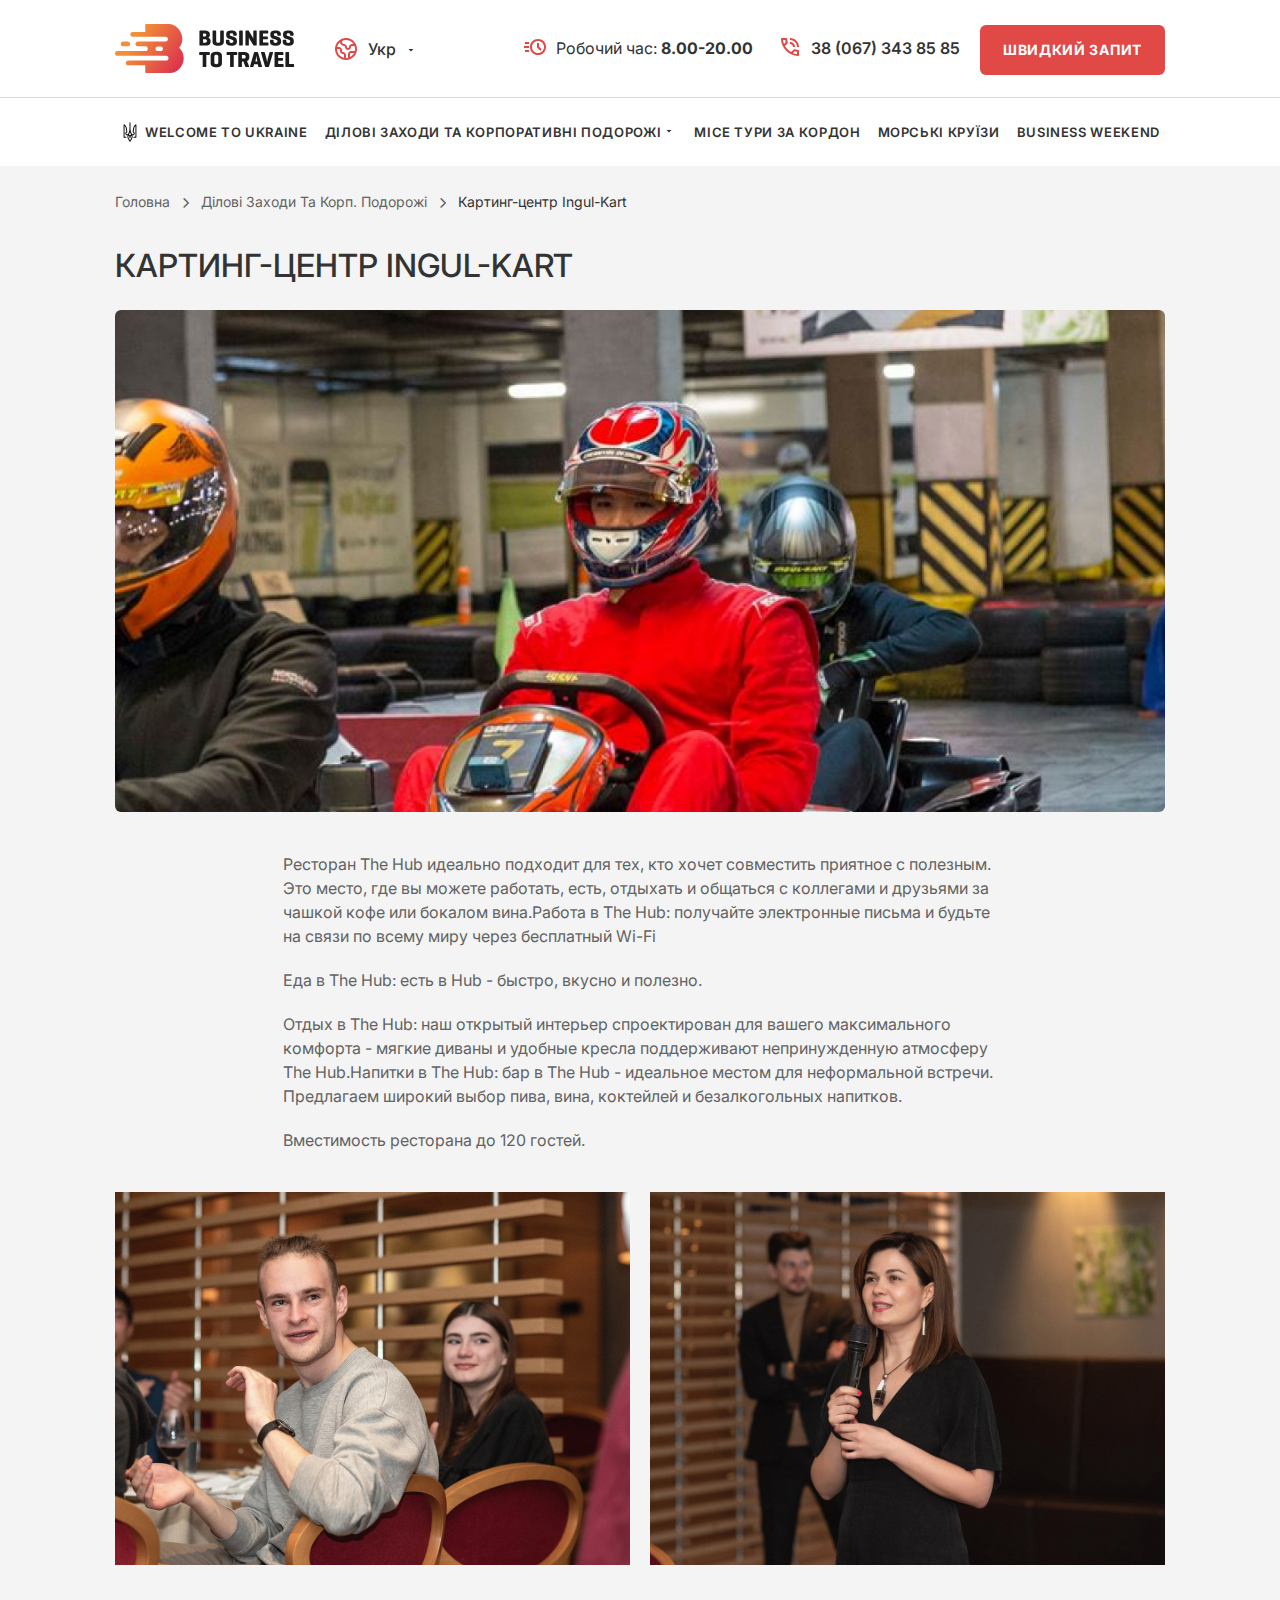
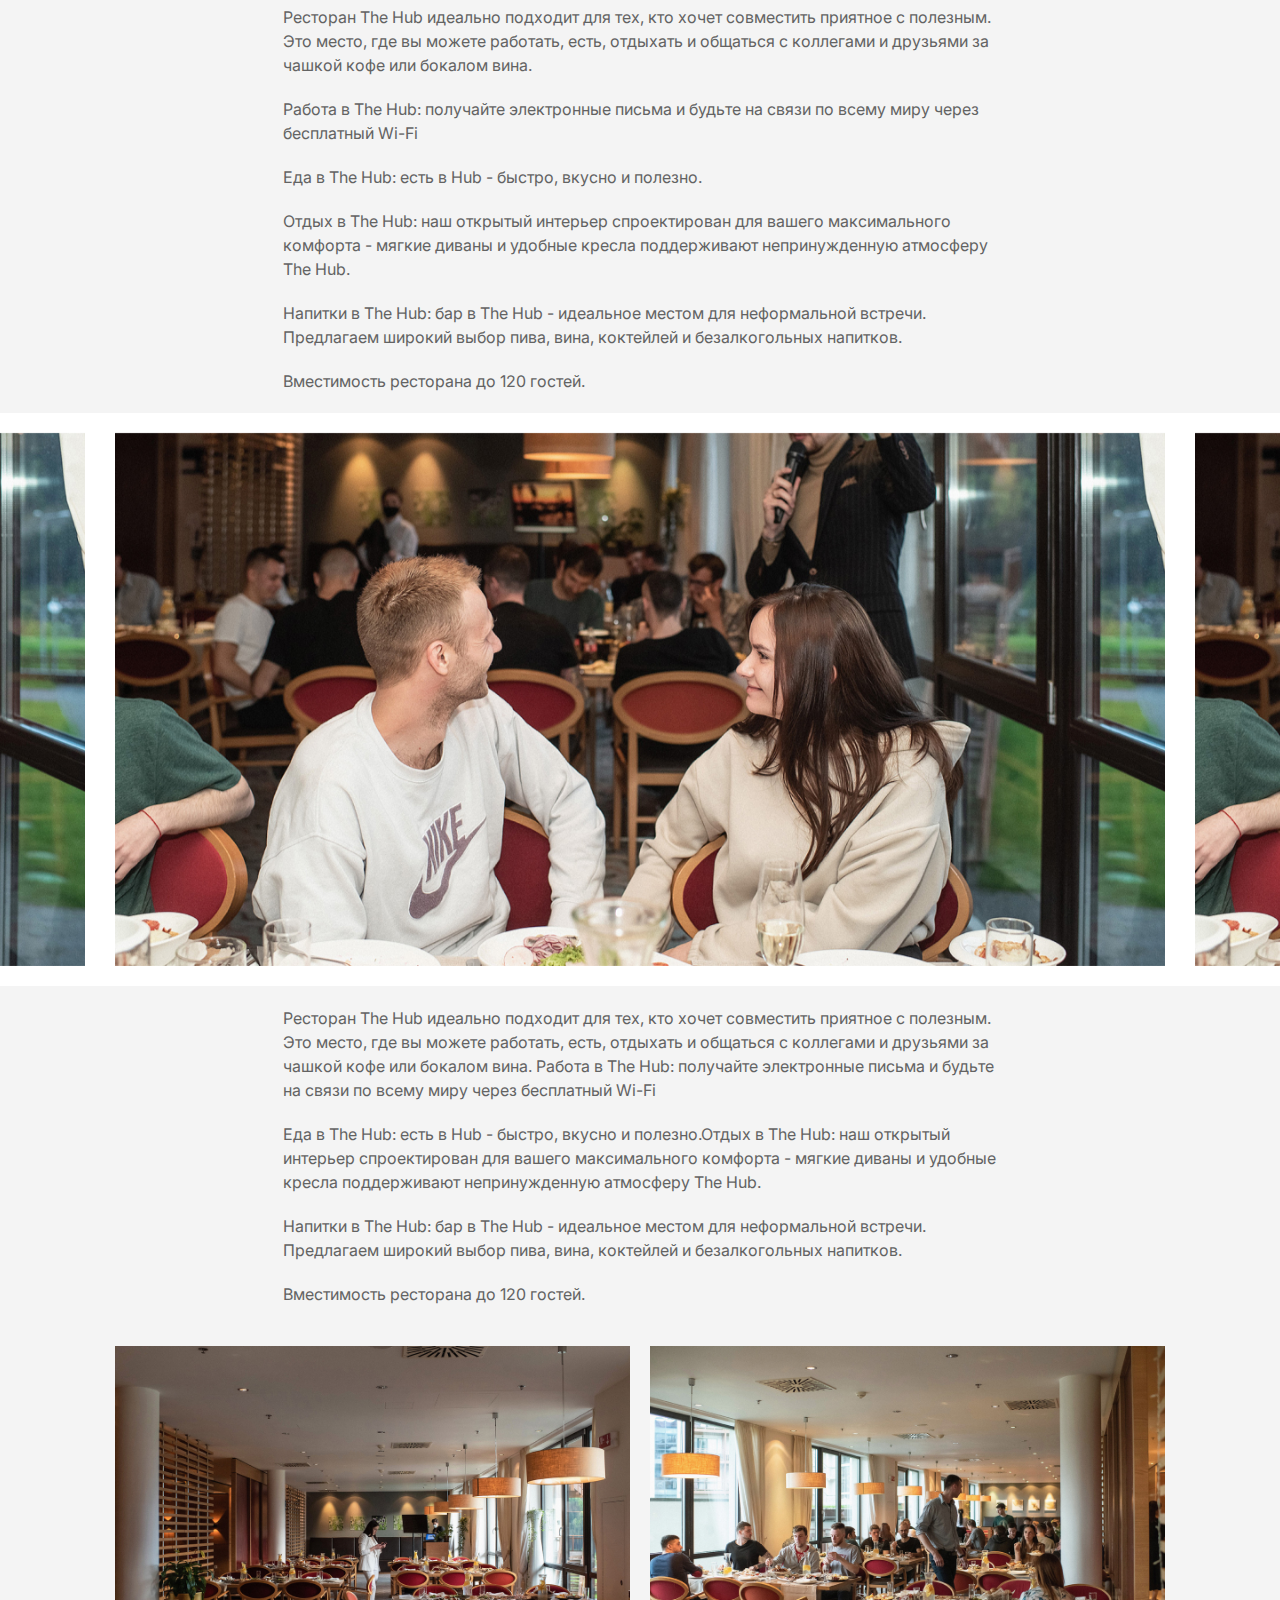
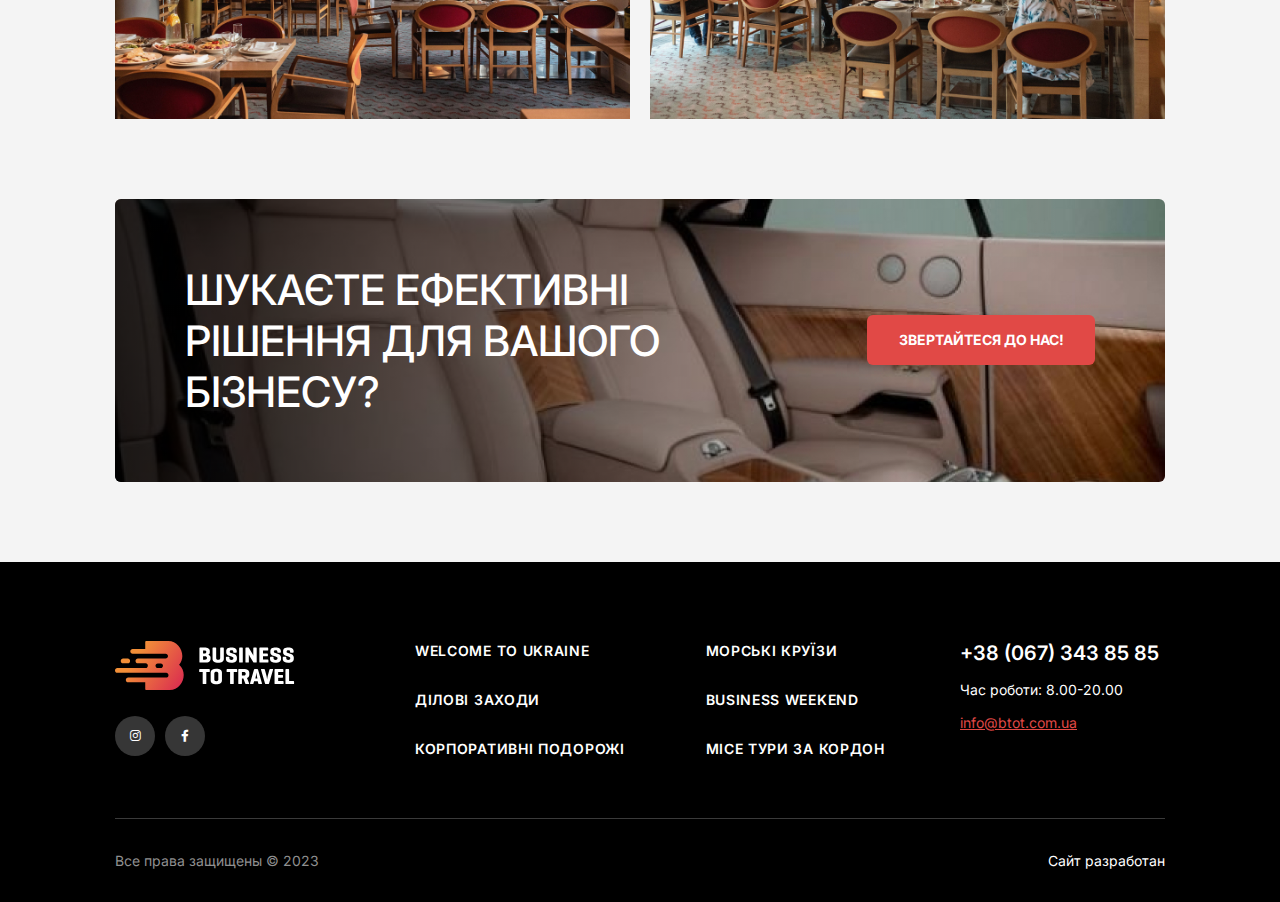
<file: html/page.html>
<!doctype html>
<html lang="ua">
<head>
	<meta charset="UTF-8">
	<meta name="viewport"
				content="width=device-width, user-scalable=no, initial-scale=1.0, maximum-scale=1.0, minimum-scale=1.0">
	<meta http-equiv="X-UA-Compatible" content="ie=edge">
	<title>Btot</title>

	
	<!-- Main style -->
	<link rel="stylesheet" href="css/normalize.css"/>
	<link rel="preconnect" href="https://fonts.googleapis.com">
	<link rel="preconnect" href="https://fonts.gstatic.com" crossorigin>
	<link href="https://fonts.googleapis.com/css2?family=Inter:wght@300;400;500;600;700&display=swap" rel="stylesheet">
	<link rel="stylesheet" type="text/css" href="fonts/FA5PRO-master/css/all.css"/>
	<link rel="stylesheet" href="css/jquery.fancybox.min.css"/>
	<link rel="stylesheet" type="text/css" href="css/nice-select.css"/>
	<link rel="stylesheet" type="text/css" href="css/swiper.min.css"/>
	<link rel="stylesheet" type="text/css" href="css/intlTelInput.min.css"/>
	<link rel="stylesheet" type="text/css" href="css/ion.rangeSlider.min.css"/>
	<link rel="stylesheet" type="text/css" href="css/styles.css"/>
	<link rel="stylesheet" type="text/css" href="css/responsive.css"/>
	
</head>
<body>

  <header>
		<div class="top-line">
			<div class="content-width">
				<div class="logo-wrap">
					<a href="index.html">
						<img src="img/logo.svg" alt="">
						<img src="img/logo-mob.svg" alt="" class="mob">
					</a>
					<div class="lang-wrap">
						<div class="select-block ">
							<label class="form-label" for="lang"><img src="img/icon-1.svg" alt=""></label>
							<select id="lang" class="select">
								<option value="1">Укр</option>
								<option value="2">En</option>
							</select>
						</div>
					</div>
				</div>
				<div class="contact-wrap">
					<ul class="contact-list">
						<li>
							<div class="icon-wrap">
								<img src="img/icon-2.svg" alt="">
							</div>
							<p>Робочий час: <b>8.00-20.00</b></p>
						</li>
						<li>
							<div class="icon-wrap">
								<img src="img/icon-3.svg" alt="">
							</div>
							<p><a href="tel:+380673438585">38 (067) 343 85 85</a></p>
						</li>
					</ul>
					<div class="btn-wrap">
						<a href="#" class="btn-default btn-big">швидкий запит</a>
					</div>
					<div class="open-menu">
						<a href="#">
							<span></span>
							<span></span>
							<span></span>
						</a>
					</div>
				</div>
			</div>
		</div>
		<div class="second-line">
			<div class="content-width">
				<nav class="top-menu">
					<ul>
						<li><a href="index.html"><img src="img/icon-5.svg" alt="">Welcome to Ukraine</a></li>
						<li class="sub-li">
							<a href="index.html">ДІЛОВІ ЗАХОДИ ТА КОРПОРАТИВНІ ПОДОРОЖІ</a>
							<ul class="sub-menu">
								<li><a href="#">ДІЛОВІ ЗАХОДИ ТА КОРПОРАТИВНІ</a></li>
								<li><a href="#">ДІЛОВІ ЗАХОДИ ТА КОРПОРАТИВНІ</a></li>
								<li><a href="#">ДІЛОВІ ЗАХОДИ ТА КОРПОРАТИВНІ</a></li>
							</ul>
						</li>
						<li><a href="index.html">МІСЕ ТУРИ ЗА КОРДОН</a></li>
						<li><a href="index.html">МОРСЬКІ КРУЇЗИ</a></li>
						<li><a href="index.html">BUSINESS WEEKEND</a></li>
					</ul>
				</nav>
			</div>
		</div>
  </header>

	<div class="menu-responsive" id="menu-responsive" style="display: none">
		<div class="top">
			<div class="close-menu">
				<a href="#"><img src="img/close.svg" alt=""></a>
			</div>
		</div>
		<div class="wrap">
			<div class="title">
				<h6>Меню</h6>
			</div>
			<nav class="mob-menu">
				<ul>
					<li><a href="index.html"><img src="img/icon-5.svg" alt="">Welcome to Ukraine</a></li>
					<li class="sub-li">
						<a href="index.html">ДІЛОВІ ЗАХОДИ ТА КОРПОРАТИВНІ ПОДОРОЖІ</a>
						<ul class="sub-menu">
							<li><a href="#">ДІЛОВІ ЗАХОДИ ТА КОРПОРАТИВНІ</a></li>
							<li><a href="#">ДІЛОВІ ЗАХОДИ ТА КОРПОРАТИВНІ</a></li>
							<li><a href="#">ДІЛОВІ ЗАХОДИ ТА КОРПОРАТИВНІ</a></li>
						</ul>
					</li>
					<li><a href="index.html">МІСЕ ТУРИ ЗА КОРДОН</a></li>
					<li><a href="index.html">МОРСЬКІ КРУЇЗИ</a></li>
					<li><a href="index.html">BUSINESS WEEKEND</a></li>
				</ul>
			</nav>
			<div class="contact-wrap">
				<ul class="contact-list">
					<li>
						<div class="icon-wrap">
							<img src="img/icon-2.svg" alt="">
						</div>
						<p>Робочий час: <b>8.00-20.00</b></p>
					</li>
					<li>
						<div class="icon-wrap">
							<img src="img/icon-3.svg" alt="">
						</div>
						<p><a href="tel:+380673438585">38 (067) 343 85 85</a></p>
					</li>
				</ul>
				<div class="lang-wrap">
					<div class="select-block ">
						<label class="form-label" for="lang-mob"><img src="img/icon-1.svg" alt=""></label>
						<select id="lang-mob" class="select">
							<option value="1">Укр</option>
							<option value="2">En</option>
						</select>
					</div>
				</div>
			</div>
			<div class="btn-wrap">
				<a href="#" class="btn-default btn-big">швидкий запит</a>
			</div>
		</div>
	</div>

	<main >
		<div class="bg-grey page-default">
			<ul class="breadcrumb content-width">
				<li><a href="#">головна</a><i class="fas fa-chevron-right"></i></li>
				<li><a href="#">Ділові заходи та корп. подорожі </a><i class="fas fa-chevron-right"></i></li>
				<li>Картинг-центр Ingul-Kart</li>
			</ul>

			<section class="full-img">
				<div class="content-width">
					<h1>Картинг-центр Ingul-Kart</h1>
					<figure>
						<img src="img/img-16.jpg" alt="">
					</figure>
				</div>
			</section>

			<section class="text-block">
				<div class="content-width">
					<div class="content">
						<p>Ресторан The Hub идеально подходит для тех, кто хочет совместить приятное с полезным. Это место, где вы можете работать, есть, отдыхать и общаться с коллегами и друзьями за чашкой кофе или бокалом вина.Работа в The Hub: получайте электронные письма и будьте на связи по всему миру через бесплатный Wi-Fi</p>
						<p>Еда в The Hub: есть в Hub - быстро, вкусно и полезно.</p>
						<p>Отдых в The Hub: наш открытый интерьер спроектирован для вашего максимального комфорта - мягкие диваны и удобные кресла поддерживают непринужденную атмосферу The Hub.Напитки в The Hub: бар в The Hub - идеальное местом для неформальной встречи. Предлагаем широкий выбор пива, вина, коктейлей и безалкогольных напитков.</p>
						<p>Вместимость ресторана до 120 гостей.</p>

					</div>
				</div>
			</section>

			<section class="img-two">
				<div class="content-width">
					<figure>
						<img src="img/img-17-1.jpg" alt="">
						<img src="img/img-17-2.jpg" alt="">
					</figure>
				</div>
			</section>

			<section class="text-block">
				<div class="content-width">
					<div class="content">
						<p>Ресторан The Hub идеально подходит для тех, кто хочет совместить приятное с полезным. Это место, где вы можете работать, есть, отдыхать и общаться с коллегами и друзьями за чашкой кофе или бокалом вина.</p>
						<p>Работа в The Hub: получайте электронные письма и будьте на связи по всему миру через бесплатный Wi-Fi</p>
						<p>Еда в The Hub: есть в Hub - быстро, вкусно и полезно.</p>
						<p>Отдых в The Hub: наш открытый интерьер спроектирован для вашего максимального комфорта - мягкие диваны и удобные кресла поддерживают непринужденную атмосферу The Hub.
						</p>
						<p>Напитки в The Hub: бар в The Hub - идеальное местом для неформальной встречи. Предлагаем широкий выбор пива, вина, коктейлей и безалкогольных напитков.</p>
						<p>Вместимость ресторана до 120 гостей.</p>

					</div>
				</div>
			</section>

			<section class="default-slider-wrap">
				<div class="content-width">
					<div class="swiper default-slider">
						<div class="swiper-wrapper">
							<div class="swiper-slide">
								<figure>
									<img src="img/img-18.jpg" alt="">
								</figure>
							</div>
							<div class="swiper-slide">
								<figure>
									<img src="img/img-18.jpg" alt="">
								</figure>
							</div>
							<div class="swiper-slide">
								<figure>
									<img src="img/img-18.jpg" alt="">
								</figure>
							</div>
						</div>
					</div>
				</div>
			</section>

			<section class="text-block">
				<div class="content-width">
					<div class="content">
						<p>Ресторан The Hub идеально подходит для тех, кто хочет совместить приятное с полезным. Это место, где вы можете работать, есть, отдыхать и общаться с коллегами и друзьями за чашкой кофе или бокалом вина. Работа в The Hub: получайте электронные письма и будьте на связи по всему миру через бесплатный Wi-Fi</p>
						<p>Еда в The Hub: есть в Hub - быстро, вкусно и полезно.Отдых в The Hub: наш открытый интерьер спроектирован для вашего максимального комфорта - мягкие диваны и удобные кресла поддерживают непринужденную атмосферу The Hub.</p>
						<p>Напитки в The Hub: бар в The Hub - идеальное местом для неформальной встречи. Предлагаем широкий выбор пива, вина, коктейлей и безалкогольных напитков.</p>
						<p>Вместимость ресторана до 120 гостей.</p>

					</div>
				</div>
			</section>

			<section class="img-two">
				<div class="content-width">
					<figure>
						<img src="img/img-19-1.jpg" alt="">
						<img src="img/img-19-2.jpg" alt="">
					</figure>
				</div>
			</section>

			<section class="text-btn-bg">
				<div class="content-width">
					<div class="bg">
						<img src="img/img-20.jpg" alt="">
					</div>
					<div class="wrap">
						<div class="text">
							<h2 class="title">Шукаєте ефективні рішення для вашого бізнесу?</h2>
						</div>
						<div class="btn-wrap">
							<a href="#fast" class="fancybox btn-default">Звертайтеся до нас!</a>
						</div>
					</div>
				</div>
			</section>

		</div>


	</main>

  <footer>
    <div class="content-width">
			<div class="logo-wrap">
				<a href="index.html">
					<img src="img/logo-1.svg" alt="">
					<img src="img/logo-1-mob.svg" alt="" class="mob">
				</a>
				<ul class="soc">
					<li><a href="#"><i class="fab fa-instagram"></i></a></li>
					<li><a href="#"><i class="fab fa-facebook-f"></i></a></li>
				</ul>
				<div class="mob-block">
					<h6><a href="tel:+380673438585">+38 (067) 343 85 85</a></h6>
				</div>
			</div>
			<nav class="footer-menu">
				<ul>
					<li><a href="#">Welcome to Ukraine</a></li>
					<li><a href="#">МОРСЬКІ КРУЇЗИ</a></li>
					<li><a href="#">ДІЛОВІ ЗАХОДИ</a></li>
					<li><a href="#">BUSINESS WEEKEND</a></li>
					<li><a href="#">КОРПОРАТИВНІ ПОДОРОЖІ</a></li>
					<li><a href="#">МІСЕ ТУРИ ЗА КОРДОН</a></li>
				</ul>
			</nav>
			<div class="contact-wrap">
				<h6><a href="tel:+380673438585">+38 (067) 343 85 85</a></h6>
				<p>Час роботи: 8.00-20.00</p>
				<p><a href="mailto:info@btot.com.ua">info@btot.com.ua</a></p>
			</div>

			<div class="bottom">
				<p>Все права защищены © 2023</p>
				<p><a href="#">Сайт разработан</a></p>
				<div class="mob-block">
					<ul class="soc">
						<li><a href="#"><i class="fab fa-instagram"></i></a></li>
						<li><a href="#"><i class="fab fa-facebook-f"></i></a></li>
					</ul>
				</div>
			</div>
    </div>
  </footer>

	<div id="fast" class="default-popup" style="display: none">
		<div class="popup-main">
			<h3>Запитайте зараз</h3>
			<p>Компанія Veena World MICE tours професійно задовольнить усі ваші потреби у ділових поїздках. Наша команда буде рада допомогти вам </p>
			<form action="#" class="default-form">
				<div class="input-wrap input-wrap-50">
					<label for="name-popup">Прізвище, ім’я</label>
					<input type="text" name="name-popup" id="name-popup" placeholder="Денисенко Тамара">
				</div>
				<div class="input-wrap input-wrap-50">
					<label for="email-popup">Email</label>
					<input type="email" name="email-popup" id="email-popup" placeholder="name@company.com">
				</div>
				<div class="input-wrap ">
					<label for="tel-popup">Номер телефону</label>
					<input type="text" name="tel-popup" id="tel-popup" placeholder="(000) 000-00-00" class="tel">
				</div>
				<div class="input-wrap ">
					<label for="message-popup">Повідомлення</label>
					<textarea name="message-popup" id="message-popup" placeholder="Чи хотіли б ви надати більше деталей"></textarea>
				</div>
				<div class="input-wrap-submit">
					<button type="submit" class="btn-default btn-big">відправити</button>
				</div>
			</form>
		</div>
	</div>


	<div id="filter" class="default-popup popup-filter" style="display: none">
		<div class="left-filter">

			<div class="wrap">
				<div class="top">
					<h4>Фільтри</h4>
					<div class="btn-wrap">
						<button type="reset">Очистити фільтри</button>
					</div>
				</div>
				<div class="item-list item-1 item">
					<a href="#" class="head-filter">курортний регіон <i class="fas fa-chevron-down"></i></a>
					<div class="filter filter-0">
						<ul>
							<li>
								<input type="checkbox" name="data-0p" id="data-0-1p">
								<label for="data-0-1p">Дністровський регіон</label>
							</li>
							<li>
								<input type="checkbox" name="data-0p" id="data-0-2p">
								<label for="data-0-2p">Затока</label>
							</li>
							<li>
								<input type="checkbox" name="data-0p" id="data-0-3p">
								<label for="data-0-3p">Кароліна Бугаз</label>
							</li>
							<li>
								<input type="checkbox" name="data-0" id="data-0-4p">
								<label for="data-0-4p">Буковель</label>
							</li>
							<li>
								<input type="checkbox" name="data-0p" id="data-0-5p">
								<label for="data-0-5p">Буковель</label>
							</li>
							<li>
								<input type="checkbox" name="data-0p" id="data-0-6p">
								<label for="data-0-6p">Буковель</label>
							</li>
							<li>
								<input type="checkbox" name="data-0p" id="data-0-7p">
								<label for="data-0-7p">Буковель</label>
							</li>
							<li>
								<input type="checkbox" name="data-0p" id="data-0-8p">
								<label for="data-0-8p">Буковель</label>
							</li>
						</ul>
						<a href="#" class="show-more-filter">
							<span>Показати ще</span>
							<span>Приховати</span>
						</a>
					</div>

				</div>
				<div class="item-list item-2 item">
					<a href="#" class="head-filter">ТИп відпочинку <i class="fas fa-chevron-down"></i></a>
					<div class="filter filter-1">
						<ul>
							<li>
								<input type="checkbox" name="data-1p" id="data-1-1p">
								<label for="data-1-1p">Івенти</label>
							</li>
							<li>
								<input type="checkbox" name="data-1p" id="data-1-2p">
								<label for="data-1-2p">Дегустації</label>
							</li>
							<li>
								<input type="checkbox" name="data-1p" id="data-1-3p">
								<label for="data-1-3p">Екскурсії</label>
							</li>
							<li>
								<input type="checkbox" name="data-1p" id="data-1-4p">
								<label for="data-1-4p">Нічне життя</label>
							</li>
							<li>
								<input type="checkbox" name="data-1p" id="data-1-5p">
								<label for="data-1-5p">Пляжі</label>
							</li>
							<li>
								<input type="checkbox" name="data-1p" id="data-1-6p">
								<label for="data-1-6p">Готові рішення</label>
							</li>
							<li>
								<input type="checkbox" name="data-1p" id="data-1-7p">
								<label for="data-1-7p">Готові рішення</label>
							</li>
							<li>
								<input type="checkbox" name="data-1p" id="data-1-8p">
								<label for="data-1-8p">Готові рішення</label>
							</li>
						</ul>
						<a href="#" class="show-more-filter">
							<span>Показати ще</span>
							<span>Приховати</span>
						</a>
					</div>

				</div>
				<div class="item-3 item">
					<a href="#" class="head-filter">Тривалість туру <i class="fas fa-chevron-down"></i></a>
					<div class="filter filter-2">
						<div class="extra-controls">

							<div>
								<label for="from1">від</label>
								<input type="text" value="3" class="inp js-from" id="from1" />
							</div>

							<div>
								<label for="to1">До</label>
								<input type="text" value="30" class="inp js-to" id="to1"/>
								<span>днів</span>
							</div>
						</div>
						<div class="range-slider">
							<label for="range1"></label>
							<input type="text" class="js-range-slider" value="" id="range1"/>
						</div>
					</div>

				</div>
				<div class="item-list item-4 item">
					<a href="#" class="head-filter">кількість людей <i class="fas fa-chevron-down"></i></a>
					<div class="filter filter-3">
						<ul>
							<li>
								<input type="checkbox" name="data-2p" id="data-2-1p">
								<label for="data-2-1p">1</label>
							</li>
							<li>
								<input type="checkbox" name="data-2p" id="data-2-2p">
								<label for="data-2-2p">2</label>
							</li>
							<li>
								<input type="checkbox" name="data-2p" id="data-2-3p">
								<label for="data-2-3p">3</label>
							</li>
							<li>
								<input type="checkbox" name="data-2p" id="data-2-4p">
								<label for="data-2-4p">4</label>
							</li>
							<li>
								<input type="checkbox" name="data-2p" id="data-2-5p">
								<label for="data-2-5p">5</label>
							</li>
							<li>
								<input type="checkbox" name="data-2p" id="data-2-6p">
								<label for="data-2-6p">6+</label>
							</li>

						</ul>
						<a href="#" class="show-more-filter">
							<span>Показати ще</span>
							<span>Приховати</span>
						</a>
					</div>

				</div>
				<div class="item-list item-5 item">
					<a href="#" class="head-filter">що пропонуємо <i class="fas fa-chevron-down"></i></a>
					<div class="filter filter-4">
						<ul>
							<li>
								<input type="checkbox" name="data-3p" id="data-3-1p">
								<label for="data-3-1p">Трансфер включено</label>
							</li>
							<li>
								<input type="checkbox" name="data-3p" id="data-3-2p">
								<label for="data-3-2p">Харчування під час програми</label>
							</li>
							<li>
								<input type="checkbox" name="data-3p" id="data-3-3p">
								<label for="data-3-3p">Супровід ескурсовода</label>
							</li>
							<li>
								<input type="checkbox" name="data-3p" id="data-3-4p">
								<label for="data-3-4p">Послуги перекладача</label>
							</li>
							<li>
								<input type="checkbox" name="data-3p" id="data-3-5p">
								<label for="data-3-5p">Послуги перекладача</label>
							</li>
							<li>
								<input type="checkbox" name="data-3p" id="data-3-6p">
								<label for="data-3-6p">Послуги перекладача</label>
							</li>

						</ul>
						<a href="#" class="show-more-filter">
							<span>Показати ще</span>
							<span>Приховати</span>
						</a>
					</div>

				</div>
				<div class="btn-wrap-full">
					<button type="submit" class="btn-default btn-big btn-border">Застосувати</button>
				</div>
			</div>
		</div>
	</div>



  <script src="js/jquery.min.js"></script>
	<script src="js/swiper.js"></script>
	<script src="js/jquery.fancybox.min.js"></script>
	<script src="js/jquery.nice-select.min.js"></script>
	<script src="js/cuttr.min.js"></script>
	<script src="js/intlTelInput.min.js"></script>
	<script src="js/jquery.mask.min.js"></script>
	<script src="js/ion.rangeSlider.min.js"></script>
	<script src="js/script.js"></script>
</body>
</html>
</file>
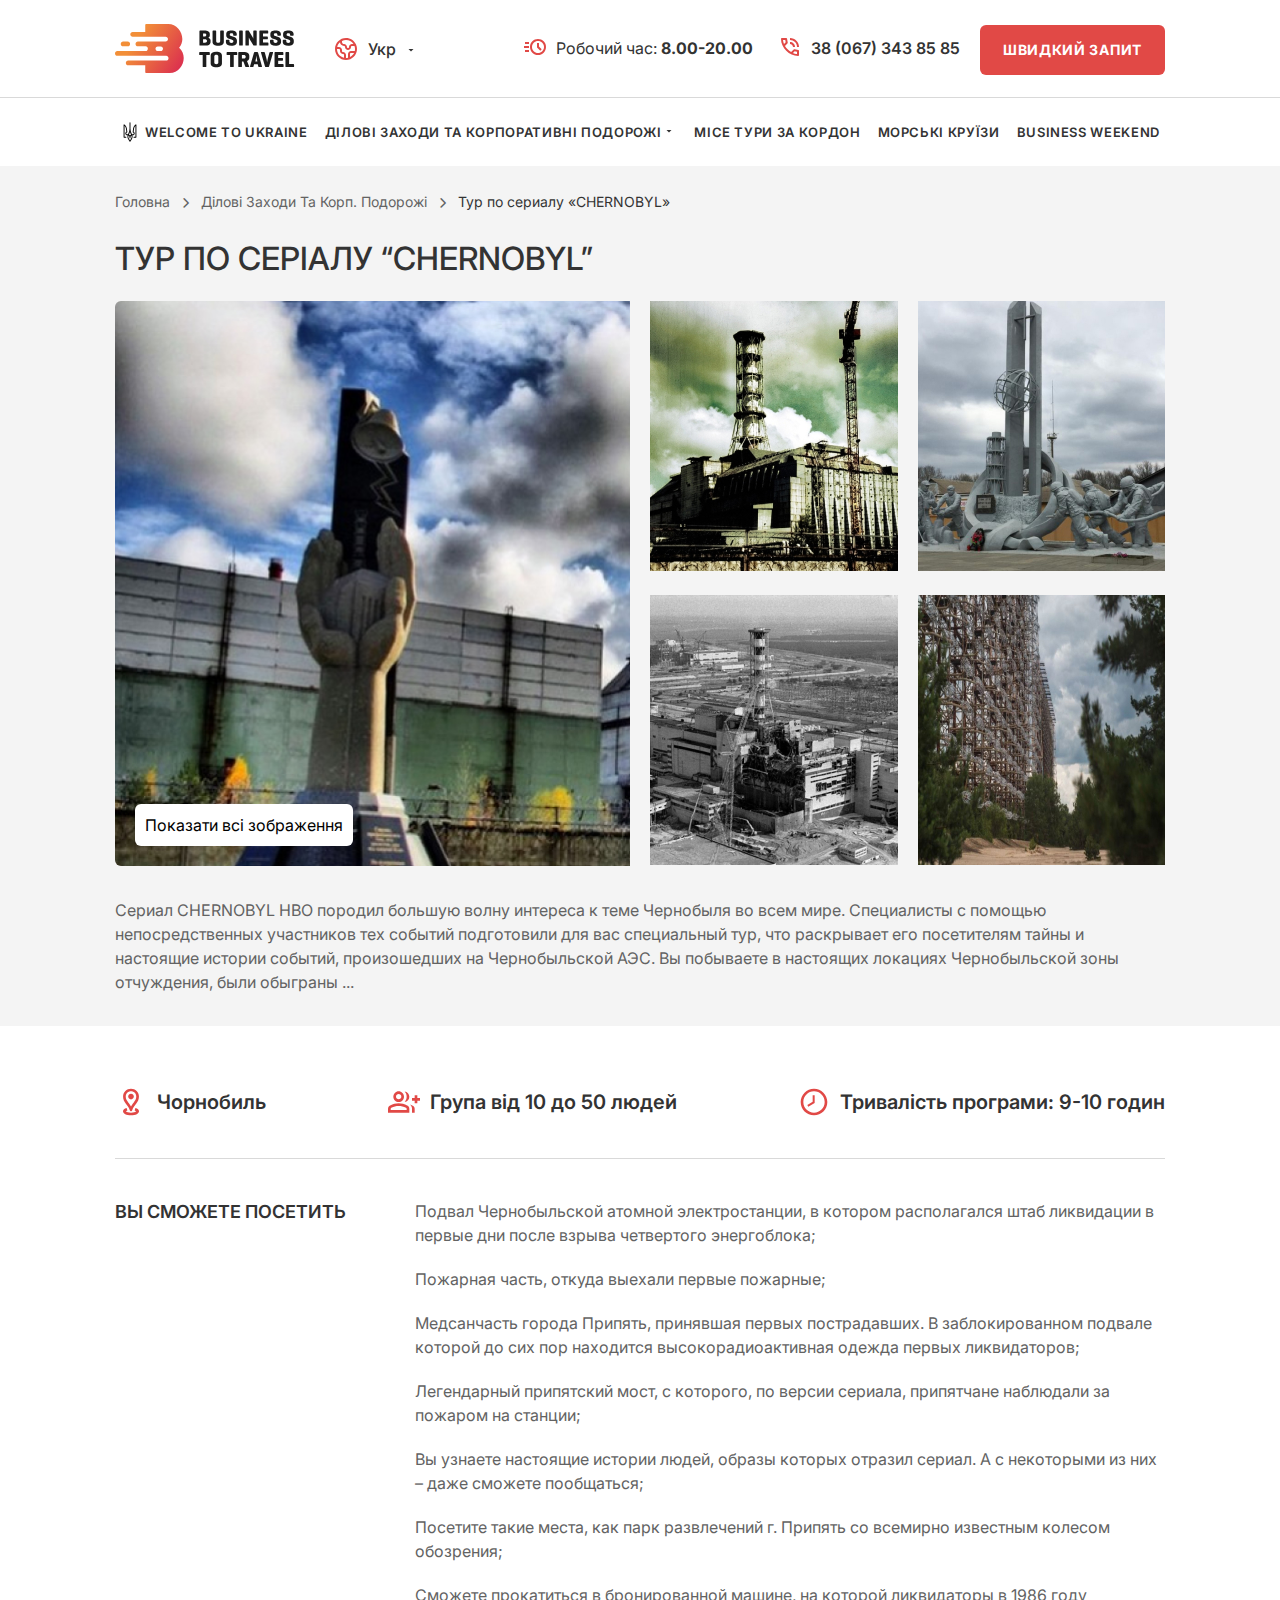
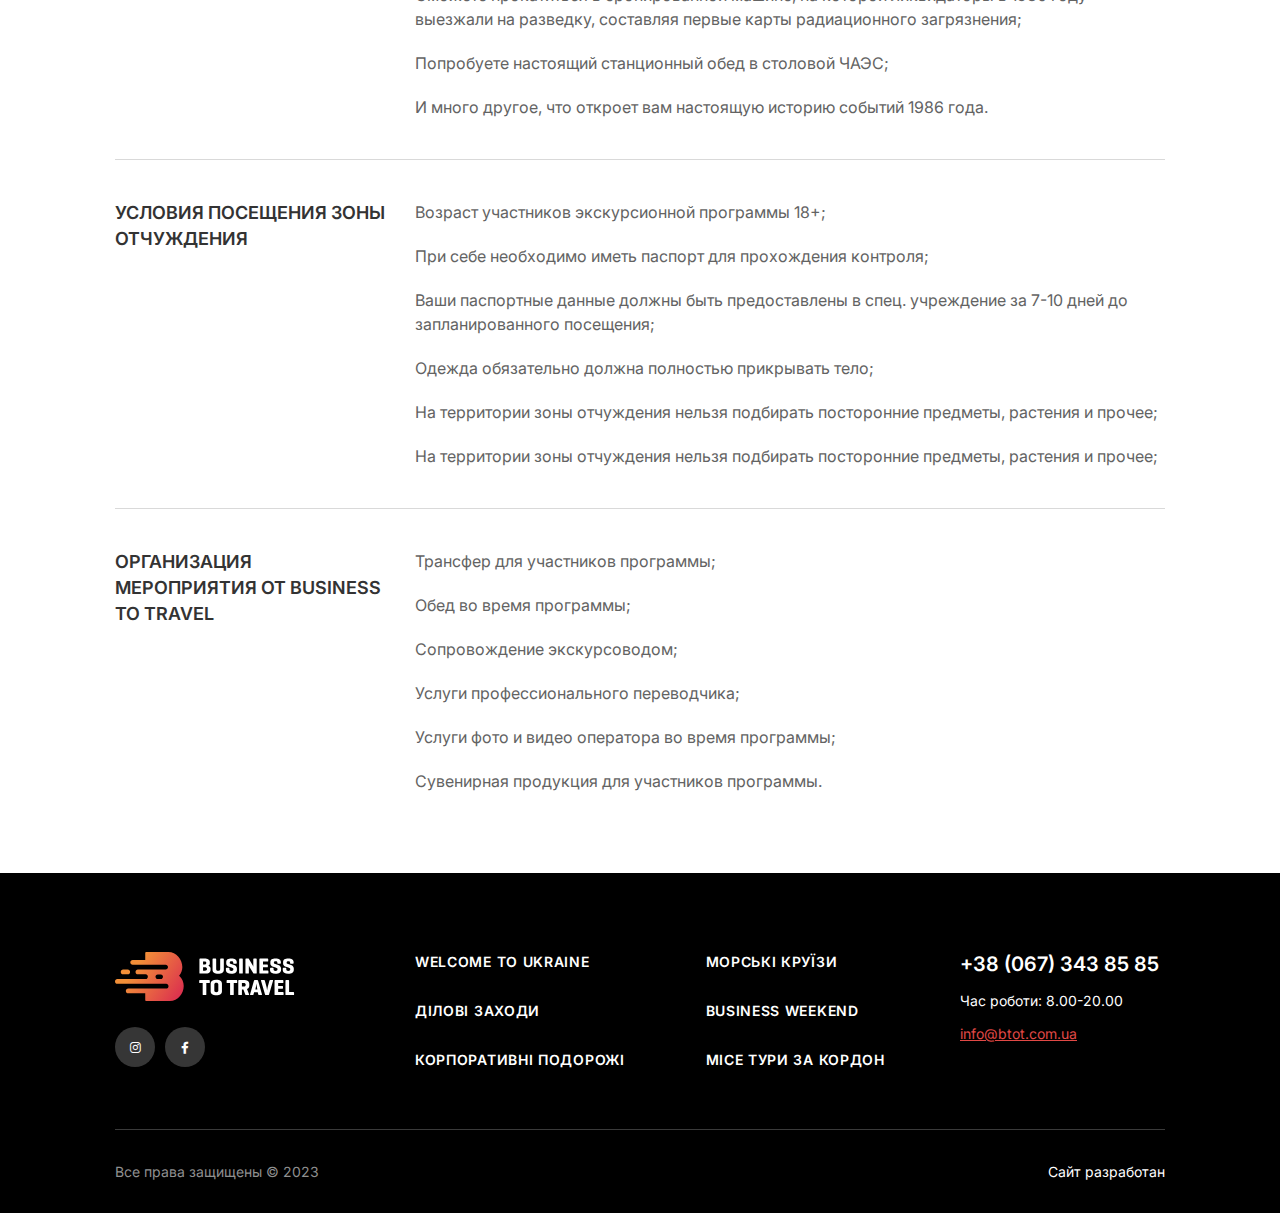
<file: html/product-inner.html>
<!doctype html>
<html lang="ua">
<head>
	<meta charset="UTF-8">
	<meta name="viewport"
				content="width=device-width, user-scalable=no, initial-scale=1.0, maximum-scale=1.0, minimum-scale=1.0">
	<meta http-equiv="X-UA-Compatible" content="ie=edge">
	<title>Btot</title>

	
	<!-- Main style -->
	<link rel="stylesheet" href="css/normalize.css"/>
	<link rel="preconnect" href="https://fonts.googleapis.com">
	<link rel="preconnect" href="https://fonts.gstatic.com" crossorigin>
	<link href="https://fonts.googleapis.com/css2?family=Inter:wght@300;400;500;600;700&display=swap" rel="stylesheet">
	<link rel="stylesheet" type="text/css" href="fonts/FA5PRO-master/css/all.css"/>
	<link rel="stylesheet" href="css/jquery.fancybox.min.css"/>
	<link rel="stylesheet" type="text/css" href="css/nice-select.css"/>
	<link rel="stylesheet" type="text/css" href="css/swiper.min.css"/>
	<link rel="stylesheet" type="text/css" href="css/intlTelInput.min.css"/>
	<link rel="stylesheet" type="text/css" href="css/ion.rangeSlider.min.css"/>
	<link rel="stylesheet" type="text/css" href="css/styles.css"/>
	<link rel="stylesheet" type="text/css" href="css/responsive.css"/>
	
</head>
<body>

  <header>
		<div class="top-line">
			<div class="content-width">
				<div class="logo-wrap">
					<a href="index.html">
						<img src="img/logo.svg" alt="">
						<img src="img/logo-mob.svg" alt="" class="mob">
					</a>
					<div class="lang-wrap">
						<div class="select-block ">
							<label class="form-label" for="lang"><img src="img/icon-1.svg" alt=""></label>
							<select id="lang" class="select">
								<option value="1">Укр</option>
								<option value="2">En</option>
							</select>
						</div>
					</div>
				</div>
				<div class="contact-wrap">
					<ul class="contact-list">
						<li>
							<div class="icon-wrap">
								<img src="img/icon-2.svg" alt="">
							</div>
							<p>Робочий час: <b>8.00-20.00</b></p>
						</li>
						<li>
							<div class="icon-wrap">
								<img src="img/icon-3.svg" alt="">
							</div>
							<p><a href="tel:+380673438585">38 (067) 343 85 85</a></p>
						</li>
					</ul>
					<div class="btn-wrap">
						<a href="#" class="btn-default btn-big">швидкий запит</a>
					</div>
					<div class="open-menu">
						<a href="#">
							<span></span>
							<span></span>
							<span></span>
						</a>
					</div>
				</div>
			</div>
		</div>
		<div class="second-line">
			<div class="content-width">
				<nav class="top-menu">
					<ul>
						<li><a href="index.html"><img src="img/icon-5.svg" alt="">Welcome to Ukraine</a></li>
						<li class="sub-li">
							<a href="index.html">ДІЛОВІ ЗАХОДИ ТА КОРПОРАТИВНІ ПОДОРОЖІ</a>
							<ul class="sub-menu">
								<li><a href="#">ДІЛОВІ ЗАХОДИ ТА КОРПОРАТИВНІ</a></li>
								<li><a href="#">ДІЛОВІ ЗАХОДИ ТА КОРПОРАТИВНІ</a></li>
								<li><a href="#">ДІЛОВІ ЗАХОДИ ТА КОРПОРАТИВНІ</a></li>
							</ul>
						</li>
						<li><a href="index.html">МІСЕ ТУРИ ЗА КОРДОН</a></li>
						<li><a href="index.html">МОРСЬКІ КРУЇЗИ</a></li>
						<li><a href="index.html">BUSINESS WEEKEND</a></li>
					</ul>
				</nav>
			</div>
		</div>
  </header>

	<div class="menu-responsive" id="menu-responsive" style="display: none">
		<div class="top">
			<div class="close-menu">
				<a href="#"><img src="img/close.svg" alt=""></a>
			</div>
		</div>
		<div class="wrap">
			<div class="title">
				<h6>Меню</h6>
			</div>
			<nav class="mob-menu">
				<ul>
					<li><a href="index.html"><img src="img/icon-5.svg" alt="">Welcome to Ukraine</a></li>
					<li class="sub-li">
						<a href="index.html">ДІЛОВІ ЗАХОДИ ТА КОРПОРАТИВНІ ПОДОРОЖІ</a>
						<ul class="sub-menu">
							<li><a href="#">ДІЛОВІ ЗАХОДИ ТА КОРПОРАТИВНІ</a></li>
							<li><a href="#">ДІЛОВІ ЗАХОДИ ТА КОРПОРАТИВНІ</a></li>
							<li><a href="#">ДІЛОВІ ЗАХОДИ ТА КОРПОРАТИВНІ</a></li>
						</ul>
					</li>
					<li><a href="index.html">МІСЕ ТУРИ ЗА КОРДОН</a></li>
					<li><a href="index.html">МОРСЬКІ КРУЇЗИ</a></li>
					<li><a href="index.html">BUSINESS WEEKEND</a></li>
				</ul>
			</nav>
			<div class="contact-wrap">
				<ul class="contact-list">
					<li>
						<div class="icon-wrap">
							<img src="img/icon-2.svg" alt="">
						</div>
						<p>Робочий час: <b>8.00-20.00</b></p>
					</li>
					<li>
						<div class="icon-wrap">
							<img src="img/icon-3.svg" alt="">
						</div>
						<p><a href="tel:+380673438585">38 (067) 343 85 85</a></p>
					</li>
				</ul>
				<div class="lang-wrap">
					<div class="select-block ">
						<label class="form-label" for="lang-mob"><img src="img/icon-1.svg" alt=""></label>
						<select id="lang-mob" class="select">
							<option value="1">Укр</option>
							<option value="2">En</option>
						</select>
					</div>
				</div>
			</div>
			<div class="btn-wrap">
				<a href="#" class="btn-default btn-big">швидкий запит</a>
			</div>
		</div>
	</div>

	<main >
		<div class="bg-grey">
			<ul class="breadcrumb content-width">
				<li><a href="#">головна</a><i class="fas fa-chevron-right"></i></li>
				<li><a href="#">Ділові заходи та корп. подорожі </a><i class="fas fa-chevron-right"></i></li>
				<li>Тур по сериалу «CHERNOBYL»</li>
			</ul>

			<section class="article">
				<div class="content-width">
					<div class="top">
						<h1>Тур по серіалу “chernobyl”</h1>
					</div>
					<div class="img-wrap">
						<figure class="img-1">
							<a href="img/img-9-1.jpg" data-fancybox="images">
								<img src="img/img-9-1.jpg" alt="">
							</a>
							<div class="btn-wrap">
								<a  class="btn-default btn-white" href="img/img-9-1.jpg" data-fancybox="images">Показати всі зображення</a>
							</div>
							<!--сюда можна доавати інши зовбраженя які треба і вони будуть у попапі-->
							<div class="all-images">
								<a href="img/img-9-1.jpg" data-fancybox="images"><img src="img/img-9-2.jpg" alt=""></a>
							</div>
						</figure>
						<figure class="img-4">
							<a href="img/img-9-2.jpg" data-fancybox="images"><img src="img/img-9-2.jpg" alt=""></a>
							<a href="img/img-9-3.jpg" data-fancybox="images"><img src="img/img-9-3.jpg" alt=""></a>
							<a href="img/img-9-4.jpg" data-fancybox="images"><img src="img/img-9-4.jpg" alt=""></a>
							<a href="img/img-9-5.jpg" data-fancybox="images"><img src="img/img-9-5.jpg" alt=""></a>
						</figure>
					</div>
					<div class="text-wrap">
						<p>Сериал CHERNOBYL НВО породил большую волну интереса к теме Чернобыля во всем мире. Специалисты с помощью непосредственных участников тех событий подготовили для вас специальный тур, что раскрывает его посетителям тайны и настоящие истории событий, произошедших на Чернобыльской АЭС. Вы побываете в настоящих локациях Чернобыльской зоны отчуждения, были обыграны в сериале CHERNOBYL от НВО.</p>
					</div>
				</div>
			</section>


		</div>
		<section class="info-tour">
			<div class="content-width">
				<div class="tab-head-info">
					<p><img src="img/icon-21-1.svg" alt="">Чорнобиль</p>
					<p><img src="img/icon-21-2.svg" alt="">Група від 10 до 50 людей</p>
					<p><img src="img/icon-21-3.svg" alt="">Тривалість програми: 9-10 годин</p>
				</div>
				<div class="tab-info">
					<div class="tab-row">
						<div class="data data-1">
							<p>Вы сможете посетить</p>
						</div>
						<div class="data data-2">
							<p>Подвал Чернобыльской атомной электростанции, в котором располагался штаб ликвидации в первые дни после взрыва четвертого энергоблока;</p>
							<p>Пожарная часть, откуда выехали первые пожарные;</p>
							<p>Медсанчасть города Припять, принявшая первых пострадавших. В заблокированном подвале которой до сих пор находится высокорадиоактивная одежда первых ликвидаторов;</p>
							<p>Легендарный припятский мост, с которого, по версии сериала, припятчане наблюдали за пожаром на станции;</p>
							<p>Вы узнаете настоящие истории людей, образы которых отразил сериал. А с некоторыми из них – даже сможете пообщаться;</p>
							<p>Посетите такие места, как парк развлечений г. Припять со всемирно известным колесом обозрения;</p>
							<p>Сможете прокатиться в бронированной машине, на которой ликвидаторы в 1986 году выезжали на разведку, составляя первые карты радиационного загрязнения;</p>
							<p>Попробуете настоящий станционный обед в столовой ЧАЭС;</p>
							<p>И много другое, что откроет вам настоящую историю событий 1986 года.</p>
						</div>
					</div>
					<div class="tab-row">
						<div class="data data-1">
							<p>Условия посещения зоны отчуждения</p>
						</div>
						<div class="data data-2">
							<p>Возраст участников экскурсионной программы 18+;</p>
							<p>При себе необходимо иметь паспорт для прохождения контроля;</p>
							<p>Ваши паспортные данные должны быть предоставлены в спец. учреждение за 7-10 дней до запланированного посещения;</p>
							<p>Одежда обязательно должна полностью прикрывать тело;</p>
							<p>На территории зоны отчуждения нельзя подбирать посторонние предметы, растения и прочее;</p>
							<p>На территории зоны отчуждения нельзя подбирать посторонние предметы, растения и прочее;</p>

						</div>
					</div>
					<div class="tab-row">
						<div class="data data-1">
							<p>Организация мероприятия от Business to Travel</p>
						</div>
						<div class="data data-2">
							<p>Трансфер для участников программы;</p>
							<p>Обед во время программы;</p>
							<p>Сопровождение экскурсоводом;</p>
							<p>Услуги профессионального переводчика;</p>
							<p>Услуги фото и видео оператора во время программы;</p>
							<p>Сувенирная продукция для участников программы.</p>

						</div>
					</div>
				</div>
			</div>
		</section>

	</main>

  <footer>
    <div class="content-width">
			<div class="logo-wrap">
				<a href="index.html">
					<img src="img/logo-1.svg" alt="">
					<img src="img/logo-1-mob.svg" alt="" class="mob">
				</a>
				<ul class="soc">
					<li><a href="#"><i class="fab fa-instagram"></i></a></li>
					<li><a href="#"><i class="fab fa-facebook-f"></i></a></li>
				</ul>
				<div class="mob-block">
					<h6><a href="tel:+380673438585">+38 (067) 343 85 85</a></h6>
				</div>
			</div>
			<nav class="footer-menu">
				<ul>
					<li><a href="#">Welcome to Ukraine</a></li>
					<li><a href="#">МОРСЬКІ КРУЇЗИ</a></li>
					<li><a href="#">ДІЛОВІ ЗАХОДИ</a></li>
					<li><a href="#">BUSINESS WEEKEND</a></li>
					<li><a href="#">КОРПОРАТИВНІ ПОДОРОЖІ</a></li>
					<li><a href="#">МІСЕ ТУРИ ЗА КОРДОН</a></li>
				</ul>
			</nav>
			<div class="contact-wrap">
				<h6><a href="tel:+380673438585">+38 (067) 343 85 85</a></h6>
				<p>Час роботи: 8.00-20.00</p>
				<p><a href="mailto:info@btot.com.ua">info@btot.com.ua</a></p>
			</div>

			<div class="bottom">
				<p>Все права защищены © 2023</p>
				<p><a href="#">Сайт разработан</a></p>
				<div class="mob-block">
					<ul class="soc">
						<li><a href="#"><i class="fab fa-instagram"></i></a></li>
						<li><a href="#"><i class="fab fa-facebook-f"></i></a></li>
					</ul>
				</div>
			</div>
    </div>
  </footer>

	<div id="fast" class="default-popup" style="display: none">
		<div class="popup-main">
			<h3>Запитайте зараз</h3>
			<p>Компанія Veena World MICE tours професійно задовольнить усі ваші потреби у ділових поїздках. Наша команда буде рада допомогти вам </p>
			<form action="#" class="default-form">
				<div class="input-wrap input-wrap-50">
					<label for="name-popup">Прізвище, ім’я</label>
					<input type="text" name="name-popup" id="name-popup" placeholder="Денисенко Тамара">
				</div>
				<div class="input-wrap input-wrap-50">
					<label for="email-popup">Email</label>
					<input type="email" name="email-popup" id="email-popup" placeholder="name@company.com">
				</div>
				<div class="input-wrap ">
					<label for="tel-popup">Номер телефону</label>
					<input type="text" name="tel-popup" id="tel-popup" placeholder="(000) 000-00-00" class="tel">
				</div>
				<div class="input-wrap ">
					<label for="message-popup">Повідомлення</label>
					<textarea name="message-popup" id="message-popup" placeholder="Чи хотіли б ви надати більше деталей"></textarea>
				</div>
				<div class="input-wrap-submit">
					<button type="submit" class="btn-default btn-big">відправити</button>
				</div>
			</form>
		</div>
	</div>


	<div id="filter" class="default-popup popup-filter" style="display: none">
		<div class="left-filter">

			<div class="wrap">
				<div class="top">
					<h4>Фільтри</h4>
					<div class="btn-wrap">
						<button type="reset">Очистити фільтри</button>
					</div>
				</div>
				<div class="item-list item-1 item">
					<a href="#" class="head-filter">курортний регіон <i class="fas fa-chevron-down"></i></a>
					<div class="filter filter-0">
						<ul>
							<li>
								<input type="checkbox" name="data-0p" id="data-0-1p">
								<label for="data-0-1p">Дністровський регіон</label>
							</li>
							<li>
								<input type="checkbox" name="data-0p" id="data-0-2p">
								<label for="data-0-2p">Затока</label>
							</li>
							<li>
								<input type="checkbox" name="data-0p" id="data-0-3p">
								<label for="data-0-3p">Кароліна Бугаз</label>
							</li>
							<li>
								<input type="checkbox" name="data-0" id="data-0-4p">
								<label for="data-0-4p">Буковель</label>
							</li>
							<li>
								<input type="checkbox" name="data-0p" id="data-0-5p">
								<label for="data-0-5p">Буковель</label>
							</li>
							<li>
								<input type="checkbox" name="data-0p" id="data-0-6p">
								<label for="data-0-6p">Буковель</label>
							</li>
							<li>
								<input type="checkbox" name="data-0p" id="data-0-7p">
								<label for="data-0-7p">Буковель</label>
							</li>
							<li>
								<input type="checkbox" name="data-0p" id="data-0-8p">
								<label for="data-0-8p">Буковель</label>
							</li>
						</ul>
						<a href="#" class="show-more-filter">
							<span>Показати ще</span>
							<span>Приховати</span>
						</a>
					</div>

				</div>
				<div class="item-list item-2 item">
					<a href="#" class="head-filter">ТИп відпочинку <i class="fas fa-chevron-down"></i></a>
					<div class="filter filter-1">
						<ul>
							<li>
								<input type="checkbox" name="data-1p" id="data-1-1p">
								<label for="data-1-1p">Івенти</label>
							</li>
							<li>
								<input type="checkbox" name="data-1p" id="data-1-2p">
								<label for="data-1-2p">Дегустації</label>
							</li>
							<li>
								<input type="checkbox" name="data-1p" id="data-1-3p">
								<label for="data-1-3p">Екскурсії</label>
							</li>
							<li>
								<input type="checkbox" name="data-1p" id="data-1-4p">
								<label for="data-1-4p">Нічне життя</label>
							</li>
							<li>
								<input type="checkbox" name="data-1p" id="data-1-5p">
								<label for="data-1-5p">Пляжі</label>
							</li>
							<li>
								<input type="checkbox" name="data-1p" id="data-1-6p">
								<label for="data-1-6p">Готові рішення</label>
							</li>
							<li>
								<input type="checkbox" name="data-1p" id="data-1-7p">
								<label for="data-1-7p">Готові рішення</label>
							</li>
							<li>
								<input type="checkbox" name="data-1p" id="data-1-8p">
								<label for="data-1-8p">Готові рішення</label>
							</li>
						</ul>
						<a href="#" class="show-more-filter">
							<span>Показати ще</span>
							<span>Приховати</span>
						</a>
					</div>

				</div>
				<div class="item-3 item">
					<a href="#" class="head-filter">Тривалість туру <i class="fas fa-chevron-down"></i></a>
					<div class="filter filter-2">
						<div class="extra-controls">

							<div>
								<label for="from1">від</label>
								<input type="text" value="3" class="inp js-from" id="from1" />
							</div>

							<div>
								<label for="to1">До</label>
								<input type="text" value="30" class="inp js-to" id="to1"/>
								<span>днів</span>
							</div>
						</div>
						<div class="range-slider">
							<label for="range1"></label>
							<input type="text" class="js-range-slider" value="" id="range1"/>
						</div>
					</div>

				</div>
				<div class="item-list item-4 item">
					<a href="#" class="head-filter">кількість людей <i class="fas fa-chevron-down"></i></a>
					<div class="filter filter-3">
						<ul>
							<li>
								<input type="checkbox" name="data-2p" id="data-2-1p">
								<label for="data-2-1p">1</label>
							</li>
							<li>
								<input type="checkbox" name="data-2p" id="data-2-2p">
								<label for="data-2-2p">2</label>
							</li>
							<li>
								<input type="checkbox" name="data-2p" id="data-2-3p">
								<label for="data-2-3p">3</label>
							</li>
							<li>
								<input type="checkbox" name="data-2p" id="data-2-4p">
								<label for="data-2-4p">4</label>
							</li>
							<li>
								<input type="checkbox" name="data-2p" id="data-2-5p">
								<label for="data-2-5p">5</label>
							</li>
							<li>
								<input type="checkbox" name="data-2p" id="data-2-6p">
								<label for="data-2-6p">6+</label>
							</li>

						</ul>
						<a href="#" class="show-more-filter">
							<span>Показати ще</span>
							<span>Приховати</span>
						</a>
					</div>

				</div>
				<div class="item-list item-5 item">
					<a href="#" class="head-filter">що пропонуємо <i class="fas fa-chevron-down"></i></a>
					<div class="filter filter-4">
						<ul>
							<li>
								<input type="checkbox" name="data-3p" id="data-3-1p">
								<label for="data-3-1p">Трансфер включено</label>
							</li>
							<li>
								<input type="checkbox" name="data-3p" id="data-3-2p">
								<label for="data-3-2p">Харчування під час програми</label>
							</li>
							<li>
								<input type="checkbox" name="data-3p" id="data-3-3p">
								<label for="data-3-3p">Супровід ескурсовода</label>
							</li>
							<li>
								<input type="checkbox" name="data-3p" id="data-3-4p">
								<label for="data-3-4p">Послуги перекладача</label>
							</li>
							<li>
								<input type="checkbox" name="data-3p" id="data-3-5p">
								<label for="data-3-5p">Послуги перекладача</label>
							</li>
							<li>
								<input type="checkbox" name="data-3p" id="data-3-6p">
								<label for="data-3-6p">Послуги перекладача</label>
							</li>

						</ul>
						<a href="#" class="show-more-filter">
							<span>Показати ще</span>
							<span>Приховати</span>
						</a>
					</div>

				</div>
				<div class="btn-wrap-full">
					<button type="submit" class="btn-default btn-big btn-border">Застосувати</button>
				</div>
			</div>
		</div>
	</div>



  <script src="js/jquery.min.js"></script>
	<script src="js/swiper.js"></script>
	<script src="js/jquery.fancybox.min.js"></script>
	<script src="js/jquery.nice-select.min.js"></script>
	<script src="js/cuttr.min.js"></script>
	<script src="js/intlTelInput.min.js"></script>
	<script src="js/jquery.mask.min.js"></script>
	<script src="js/ion.rangeSlider.min.js"></script>
	<script src="js/script.js"></script>
</body>
</html>
</file>
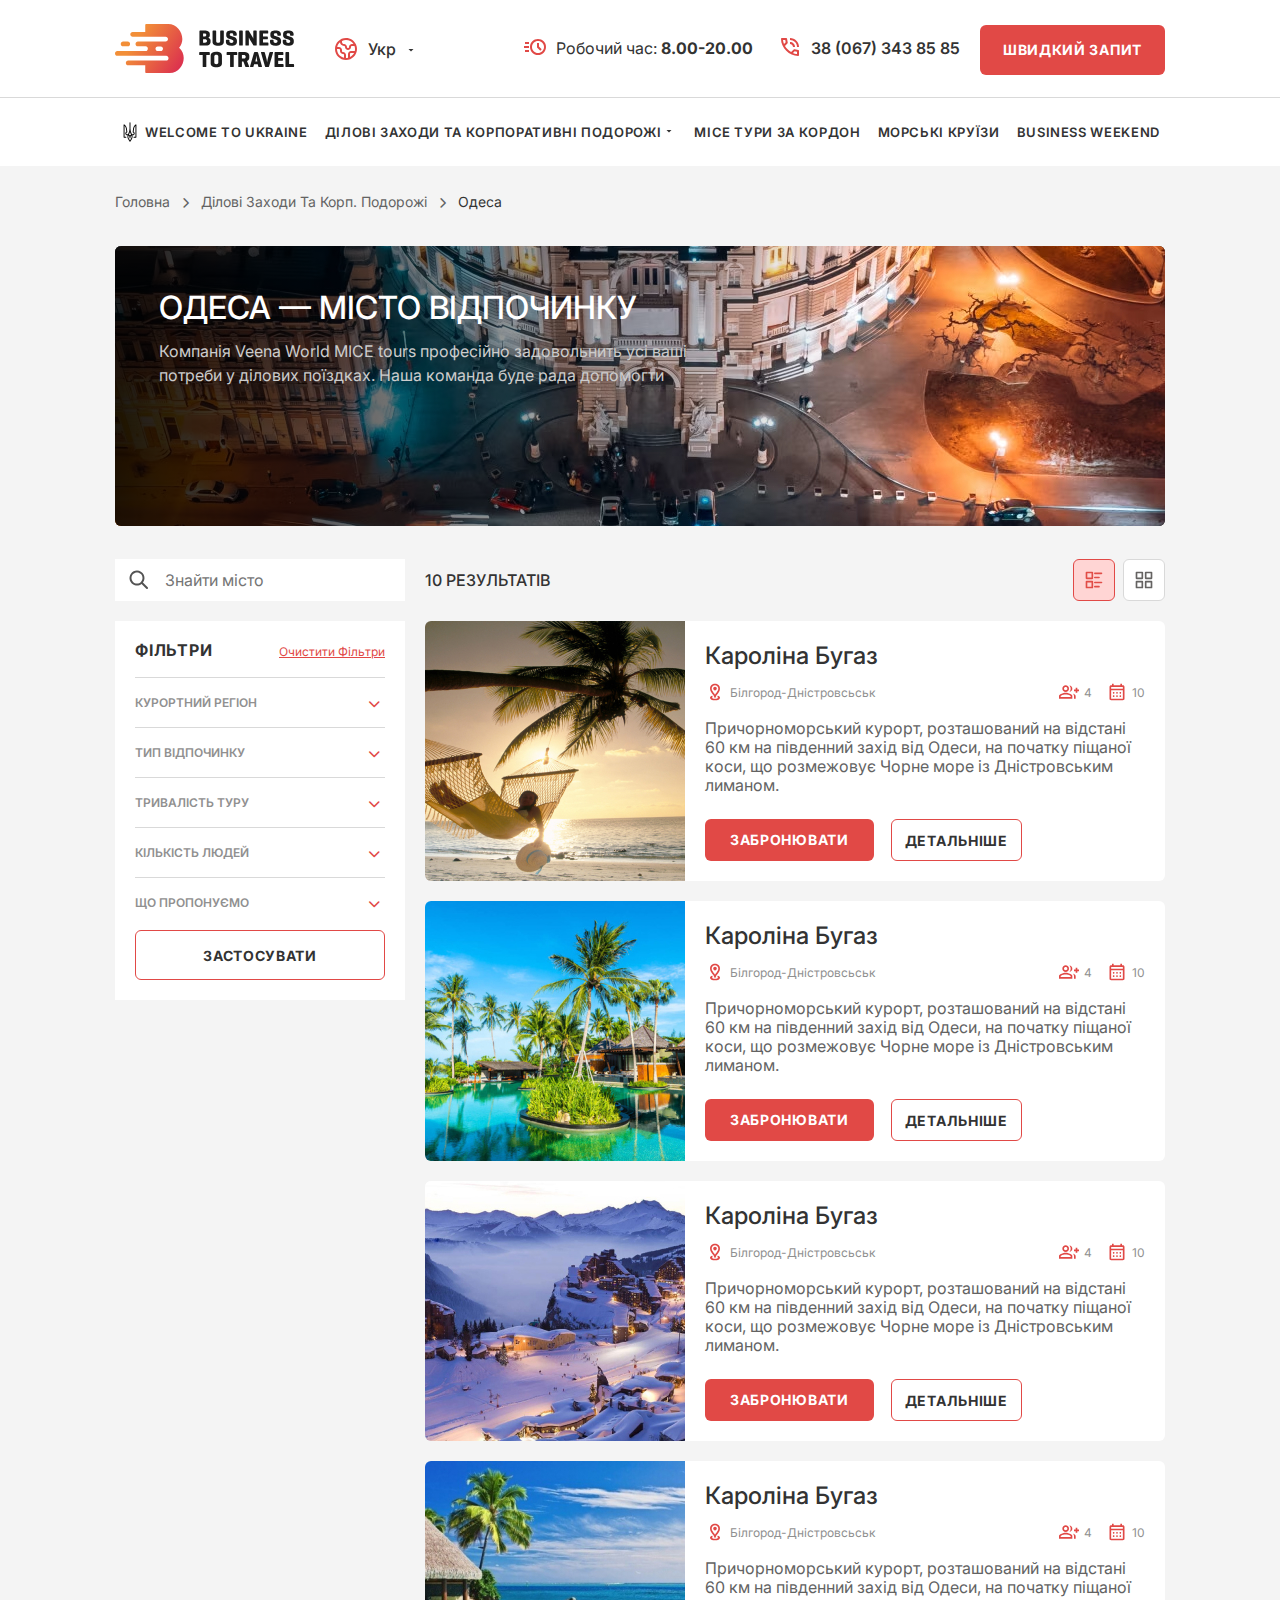
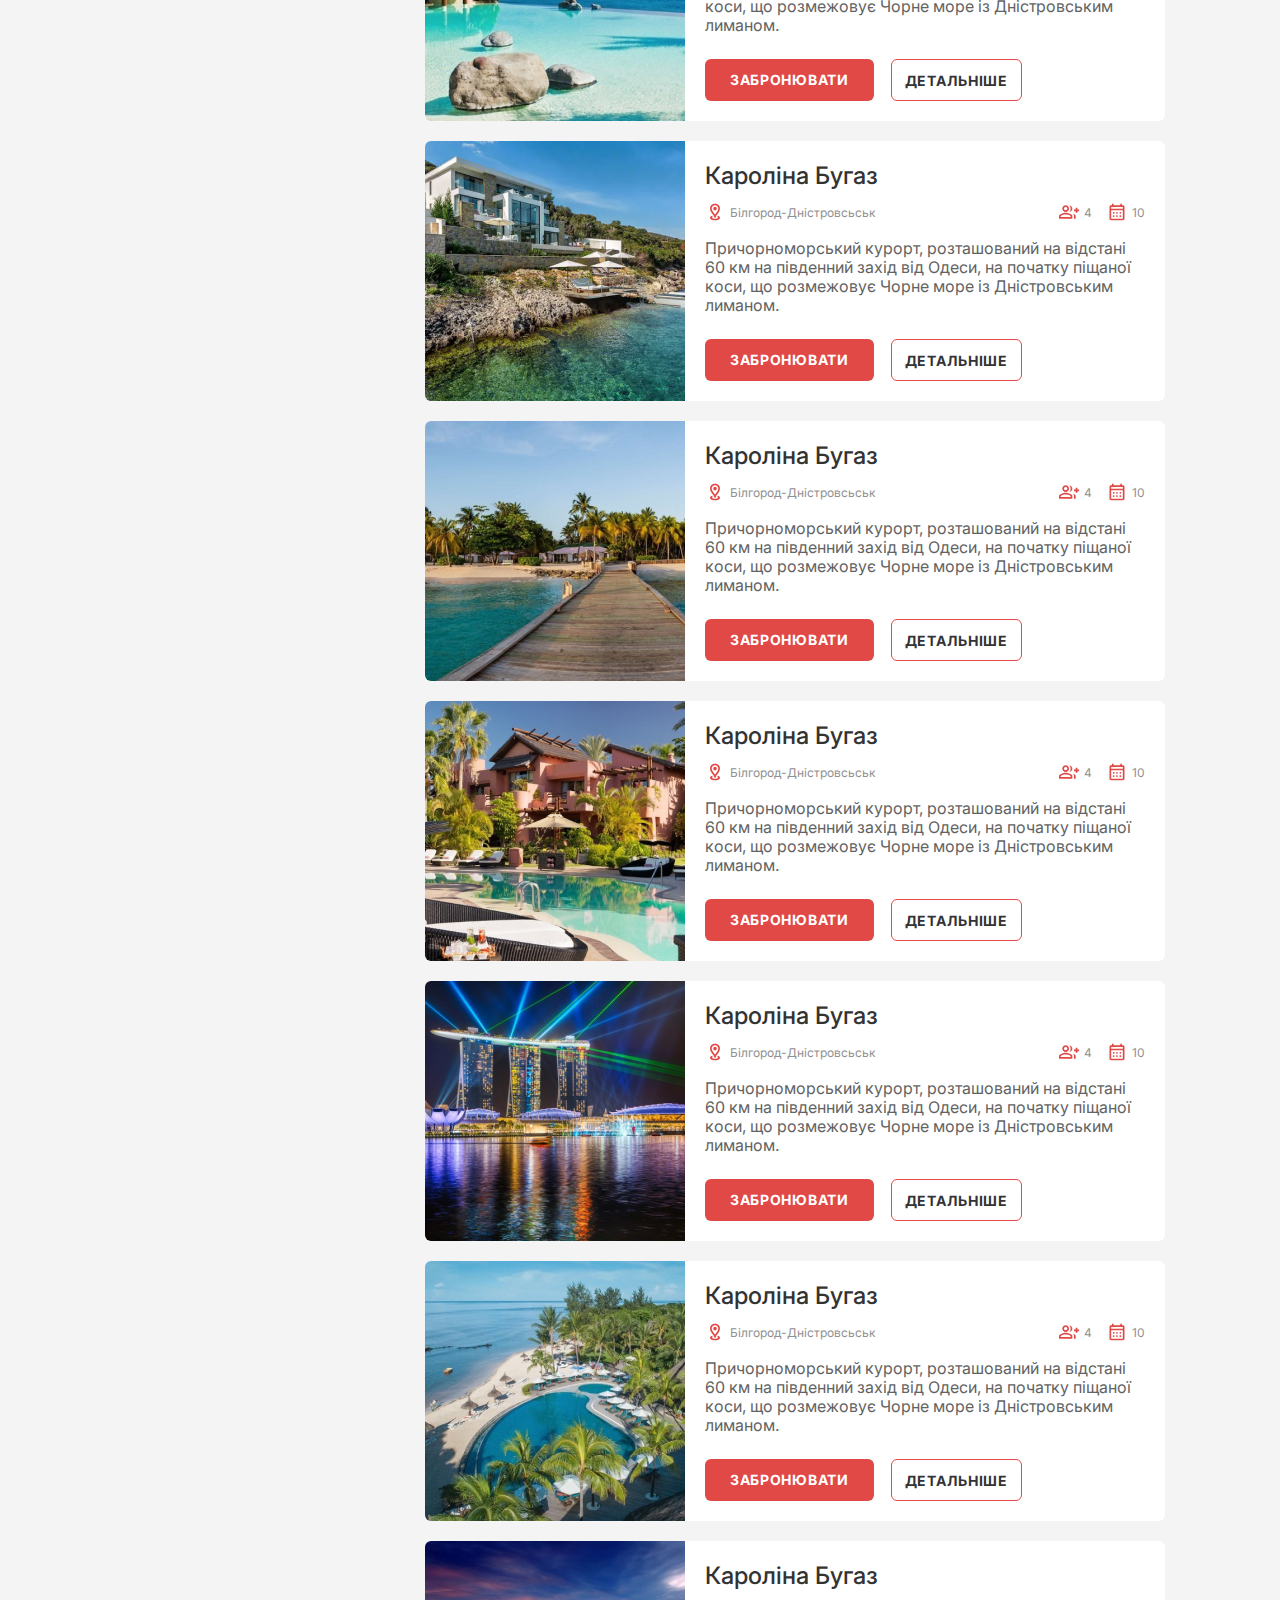
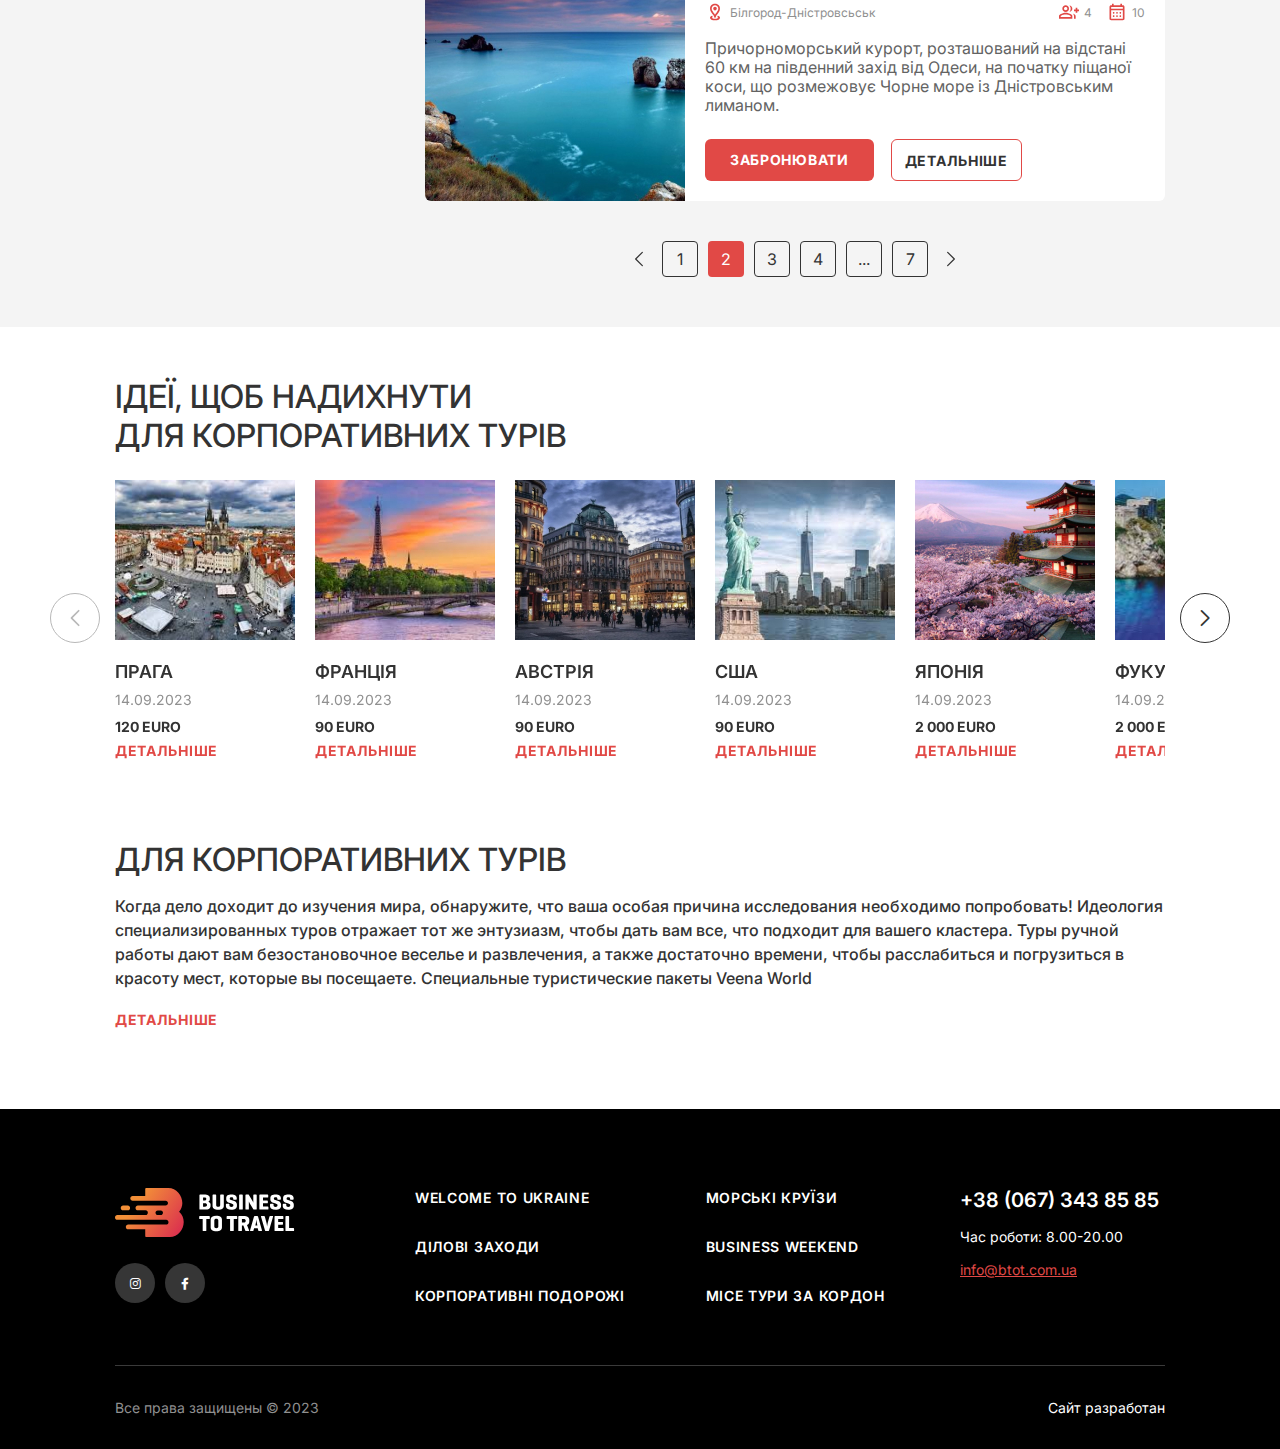
<file: html/product.html>
<!doctype html>
<html lang="ua">
<head>
	<meta charset="UTF-8">
	<meta name="viewport"
				content="width=device-width, user-scalable=no, initial-scale=1.0, maximum-scale=1.0, minimum-scale=1.0">
	<meta http-equiv="X-UA-Compatible" content="ie=edge">
	<title>Btot</title>

	
	<!-- Main style -->
	<link rel="stylesheet" href="css/normalize.css"/>
	<link rel="preconnect" href="https://fonts.googleapis.com">
	<link rel="preconnect" href="https://fonts.gstatic.com" crossorigin>
	<link href="https://fonts.googleapis.com/css2?family=Inter:wght@300;400;500;600;700&display=swap" rel="stylesheet">
	<link rel="stylesheet" type="text/css" href="fonts/FA5PRO-master/css/all.css"/>
	<link rel="stylesheet" href="css/jquery.fancybox.min.css"/>
	<link rel="stylesheet" type="text/css" href="css/nice-select.css"/>
	<link rel="stylesheet" type="text/css" href="css/swiper.min.css"/>
	<link rel="stylesheet" type="text/css" href="css/intlTelInput.min.css"/>
	<link rel="stylesheet" type="text/css" href="css/ion.rangeSlider.min.css"/>
	<link rel="stylesheet" type="text/css" href="css/styles.css"/>
	<link rel="stylesheet" type="text/css" href="css/responsive.css"/>
	
</head>
<body>

  <header>
		<div class="top-line">
			<div class="content-width">
				<div class="logo-wrap">
					<a href="index.html">
						<img src="img/logo.svg" alt="">
						<img src="img/logo-mob.svg" alt="" class="mob">
					</a>
					<div class="lang-wrap">
						<div class="select-block ">
							<label class="form-label" for="lang"><img src="img/icon-1.svg" alt=""></label>
							<select id="lang" class="select">
								<option value="1">Укр</option>
								<option value="2">En</option>
							</select>
						</div>
					</div>
				</div>
				<div class="contact-wrap">
					<ul class="contact-list">
						<li>
							<div class="icon-wrap">
								<img src="img/icon-2.svg" alt="">
							</div>
							<p>Робочий час: <b>8.00-20.00</b></p>
						</li>
						<li>
							<div class="icon-wrap">
								<img src="img/icon-3.svg" alt="">
							</div>
							<p><a href="tel:+380673438585">38 (067) 343 85 85</a></p>
						</li>
					</ul>
					<div class="btn-wrap">
						<a href="#" class="btn-default btn-big">швидкий запит</a>
					</div>
					<div class="open-menu">
						<a href="#">
							<span></span>
							<span></span>
							<span></span>
						</a>
					</div>
				</div>
			</div>
		</div>
		<div class="second-line">
			<div class="content-width">
				<nav class="top-menu">
					<ul>
						<li><a href="index.html"><img src="img/icon-5.svg" alt="">Welcome to Ukraine</a></li>
						<li class="sub-li">
							<a href="index.html">ДІЛОВІ ЗАХОДИ ТА КОРПОРАТИВНІ ПОДОРОЖІ</a>
							<ul class="sub-menu">
								<li><a href="#">ДІЛОВІ ЗАХОДИ ТА КОРПОРАТИВНІ</a></li>
								<li><a href="#">ДІЛОВІ ЗАХОДИ ТА КОРПОРАТИВНІ</a></li>
								<li><a href="#">ДІЛОВІ ЗАХОДИ ТА КОРПОРАТИВНІ</a></li>
							</ul>
						</li>
						<li><a href="index.html">МІСЕ ТУРИ ЗА КОРДОН</a></li>
						<li><a href="index.html">МОРСЬКІ КРУЇЗИ</a></li>
						<li><a href="index.html">BUSINESS WEEKEND</a></li>
					</ul>
				</nav>
			</div>
		</div>
  </header>

	<div class="menu-responsive" id="menu-responsive" style="display: none">
		<div class="top">
			<div class="close-menu">
				<a href="#"><img src="img/close.svg" alt=""></a>
			</div>
		</div>
		<div class="wrap">
			<div class="title">
				<h6>Меню</h6>
			</div>
			<nav class="mob-menu">
				<ul>
					<li><a href="index.html"><img src="img/icon-5.svg" alt="">Welcome to Ukraine</a></li>
					<li class="sub-li">
						<a href="index.html">ДІЛОВІ ЗАХОДИ ТА КОРПОРАТИВНІ ПОДОРОЖІ</a>
						<ul class="sub-menu">
							<li><a href="#">ДІЛОВІ ЗАХОДИ ТА КОРПОРАТИВНІ</a></li>
							<li><a href="#">ДІЛОВІ ЗАХОДИ ТА КОРПОРАТИВНІ</a></li>
							<li><a href="#">ДІЛОВІ ЗАХОДИ ТА КОРПОРАТИВНІ</a></li>
						</ul>
					</li>
					<li><a href="index.html">МІСЕ ТУРИ ЗА КОРДОН</a></li>
					<li><a href="index.html">МОРСЬКІ КРУЇЗИ</a></li>
					<li><a href="index.html">BUSINESS WEEKEND</a></li>
				</ul>
			</nav>
			<div class="contact-wrap">
				<ul class="contact-list">
					<li>
						<div class="icon-wrap">
							<img src="img/icon-2.svg" alt="">
						</div>
						<p>Робочий час: <b>8.00-20.00</b></p>
					</li>
					<li>
						<div class="icon-wrap">
							<img src="img/icon-3.svg" alt="">
						</div>
						<p><a href="tel:+380673438585">38 (067) 343 85 85</a></p>
					</li>
				</ul>
				<div class="lang-wrap">
					<div class="select-block ">
						<label class="form-label" for="lang-mob"><img src="img/icon-1.svg" alt=""></label>
						<select id="lang-mob" class="select">
							<option value="1">Укр</option>
							<option value="2">En</option>
						</select>
					</div>
				</div>
			</div>
			<div class="btn-wrap">
				<a href="#" class="btn-default btn-big">швидкий запит</a>
			</div>
		</div>
	</div>

	<main >
		<div class="bg-grey">
			<ul class="breadcrumb content-width">
				<li><a href="#">головна</a><i class="fas fa-chevron-right"></i></li>
				<li><a href="#">Ділові заходи та корп. подорожі </a><i class="fas fa-chevron-right"></i></li>
				<li>Одеса</li>
			</ul>

			<section class="city-head">
				<div class="content-width">
					<div class="content">
						<div class="bg">
							<img src="img/bg-4.jpg" alt="">
						</div>
						<div class="wrap">
							<h1>Одеса — місто відпочинку</h1>
							<p>Компанія Veena World MICE tours професійно задовольнить
								усі ваші потреби у ділових поїздках. Наша команда буде рада допомогти </p>
						</div>
					</div>
				</div>
			</section>

			<section class="catalog">
				<form action="#">
					<div class="content-width">

						<div class="search-line">
							<div class="search-wrap">
								<button class="btn"><img src="img/icon-15.svg" alt=""></button>
								<input type="text" name="search" id="search" placeholder="Знайти місто ">
								<label for="search"></label>
							</div>
							<div class="total-search">
								<h6>10 результатів</h6>
								<div class="wrap-list">
									<ul class="view-item">
										<li class="in-grid is-active"><a href="#"><img src="img/icon-16-1.svg" alt=""></a></li>
										<li class="in-line"><a href="#"><img src="img/icon-16-2.svg" alt=""></a></li>
									</ul>
									<a href="#filter" class="fancybox-filter"><img src="img/icon-20.svg" alt=""></a>
								</div>
							</div>
						</div>
						<div class="content">
							<div class="left-filter">

								<div class="wrap">
									<div class="top">
										<h4>Фільтри</h4>
										<div class="btn-wrap">
											<button type="reset">Очистити фільтри</button>
										</div>
									</div>
									<div class="item-list item-1 item">
										<a href="#" class="head-filter">курортний регіон <i class="fas fa-chevron-down"></i></a>
										<div class="filter filter-0">
											<ul>
												<li>
													<input type="checkbox" name="data-0" id="data-0-1">
													<label for="data-0-1">Дністровський регіон</label>
												</li>
												<li>
													<input type="checkbox" name="data-0" id="data-0-2">
													<label for="data-0-2">Затока</label>
												</li>
												<li>
													<input type="checkbox" name="data-0" id="data-0-3">
													<label for="data-0-3">Кароліна Бугаз</label>
												</li>
												<li>
													<input type="checkbox" name="data-0" id="data-0-4">
													<label for="data-0-4">Буковель</label>
												</li>
												<li>
													<input type="checkbox" name="data-0" id="data-0-5">
													<label for="data-0-5">Буковель</label>
												</li>
												<li>
													<input type="checkbox" name="data-0" id="data-0-6">
													<label for="data-0-6">Буковель</label>
												</li>
												<li>
													<input type="checkbox" name="data-0" id="data-0-7">
													<label for="data-0-7">Буковель</label>
												</li>
												<li>
													<input type="checkbox" name="data-0" id="data-0-8">
													<label for="data-0-8">Буковель</label>
												</li>
											</ul>
											<a href="#" class="show-more-filter">
												<span>Показати ще</span>
												<span>Приховати</span>
											</a>
										</div>

									</div>
									<div class="item-list item-2 item">
										<a href="#" class="head-filter">ТИп відпочинку <i class="fas fa-chevron-down"></i></a>
										<div class="filter filter-1">
											<ul>
												<li>
													<input type="checkbox" name="data-1" id="data-1-1">
													<label for="data-1-1">Івенти</label>
												</li>
												<li>
													<input type="checkbox" name="data-1" id="data-1-2">
													<label for="data-1-2">Дегустації</label>
												</li>
												<li>
													<input type="checkbox" name="data-1" id="data-1-3">
													<label for="data-1-3">Екскурсії</label>
												</li>
												<li>
													<input type="checkbox" name="data-1" id="data-1-4">
													<label for="data-1-4">Нічне життя</label>
												</li>
												<li>
													<input type="checkbox" name="data-1" id="data-1-5">
													<label for="data-1-5">Пляжі</label>
												</li>
												<li>
													<input type="checkbox" name="data-1" id="data-1-6">
													<label for="data-1-6">Готові рішення</label>
												</li>
												<li>
													<input type="checkbox" name="data-1" id="data-1-7">
													<label for="data-1-7">Готові рішення</label>
												</li>
												<li>
													<input type="checkbox" name="data-1" id="data-1-8">
													<label for="data-1-8">Готові рішення</label>
												</li>
											</ul>
											<a href="#" class="show-more-filter">
												<span>Показати ще</span>
												<span>Приховати</span>
											</a>
										</div>

									</div>
									<div class="item-3 item">
										<a href="#" class="head-filter">Тривалість туру <i class="fas fa-chevron-down"></i></a>
										<div class="filter filter-2">
											<div class="extra-controls">

												<div>
													<label for="from">від</label>
													<input type="text" value="3" class="inp js-from" id="from" />
												</div>

												<div>
													<label for="to">До</label>
													<input type="text" value="30" class="inp js-to" id="to"/>
													<span>днів</span>
												</div>
											</div>
											<div class="range-slider">
												<label for="range"></label>
												<input type="text" class="js-range-slider" value="" id="range"/>
											</div>
										</div>

									</div>
									<div class="item-list item-4 item">
										<a href="#" class="head-filter">кількість людей <i class="fas fa-chevron-down"></i></a>
										<div class="filter filter-3">
											<ul>
												<li>
													<input type="checkbox" name="data-2" id="data-2-1">
													<label for="data-2-1">1</label>
												</li>
												<li>
													<input type="checkbox" name="data-2" id="data-2-2">
													<label for="data-2-2">2</label>
												</li>
												<li>
													<input type="checkbox" name="data-2" id="data-2-3">
													<label for="data-2-3">3</label>
												</li>
												<li>
													<input type="checkbox" name="data-2" id="data-2-4">
													<label for="data-2-4">4</label>
												</li>
												<li>
													<input type="checkbox" name="data-2" id="data-2-5">
													<label for="data-2-5">5</label>
												</li>
												<li>
													<input type="checkbox" name="data-2" id="data-2-6">
													<label for="data-2-6">6+</label>
												</li>

											</ul>
											<a href="#" class="show-more-filter">
												<span>Показати ще</span>
												<span>Приховати</span>
											</a>
										</div>

									</div>
									<div class="item-list item-5 item">
										<a href="#" class="head-filter">що пропонуємо <i class="fas fa-chevron-down"></i></a>
										<div class="filter filter-4">
											<ul>
												<li>
													<input type="checkbox" name="data-3" id="data-3-1">
													<label for="data-3-1">Трансфер включено</label>
												</li>
												<li>
													<input type="checkbox" name="data-3" id="data-3-2">
													<label for="data-3-2">Харчування під час програми</label>
												</li>
												<li>
													<input type="checkbox" name="data-3" id="data-3-3">
													<label for="data-3-3">Супровід ескурсовода</label>
												</li>
												<li>
													<input type="checkbox" name="data-3" id="data-3-4">
													<label for="data-3-4">Послуги перекладача</label>
												</li>
												<li>
													<input type="checkbox" name="data-3" id="data-3-5">
													<label for="data-3-5">Послуги перекладача</label>
												</li>
												<li>
													<input type="checkbox" name="data-3" id="data-3-6">
													<label for="data-3-6">Послуги перекладача</label>
												</li>

											</ul>
											<a href="#" class="show-more-filter">
												<span>Показати ще</span>
												<span>Приховати</span>
											</a>
										</div>

									</div>
									<div class="btn-wrap-full">
										<button type="submit" class="btn-default btn-big btn-border">Застосувати</button>
									</div>
								</div>
							</div>
							<div class="content-product product ">
								<div class="product-item">
									<figure>
										<a href="#">
											<img src="img/img-8-1.jpg" alt="">
										</a>
									</figure>
									<div class="text-wrap">
										<h3><a href="#">Кароліна Бугаз</a></h3>
										<div class="info-line">
											<p class="location"><img src="img/icon-17.svg" alt="">Білгород-Дністровсьськ</p>
											<ul>
												<li>
													<img src="img/icon-18-1.svg" alt="">
													<span>4</span>
												</li>
												<li>
													<img src="img/icon-18-2.svg" alt="">
													<span>10</span>
												</li>
											</ul>
										</div>
										<div class="text">
											<p>Причорноморський курорт, розташований на відстані 60 км на південний захід від Одеси, на початку піщаної коси, що розмежовує Чорне море із Дністровським лиманом.</p>
										</div>
										<div class="btn-wrap">
											<a href="#" class="btn-default">Забронювати</a>
											<a href="#" class="btn-border btn-default">Детальніше</a>
										</div>
									</div>
								</div>
								<div class="product-item">
									<figure>
										<a href="#">
											<img src="img/img-8-2.jpg" alt="">
										</a>
									</figure>
									<div class="text-wrap">
										<h3><a href="#">Кароліна Бугаз</a></h3>
										<div class="info-line">
											<p class="location"><img src="img/icon-17.svg" alt="">Білгород-Дністровсьськ</p>
											<ul>
												<li>
													<img src="img/icon-18-1.svg" alt="">
													<span>4</span>
												</li>
												<li>
													<img src="img/icon-18-2.svg" alt="">
													<span>10</span>
												</li>
											</ul>
										</div>
										<div class="text">
											<p>Причорноморський курорт, розташований на відстані 60 км на південний захід від Одеси, на початку піщаної коси, що розмежовує Чорне море із Дністровським лиманом.</p>
										</div>
										<div class="btn-wrap">
											<a href="#" class="btn-default">Забронювати</a>
											<a href="#" class="btn-border btn-default">Детальніше</a>
										</div>
									</div>
								</div>
								<div class="product-item">
									<figure>
										<a href="#">
											<img src="img/img-8-3.jpg" alt="">
										</a>
									</figure>
									<div class="text-wrap">
										<h3><a href="#">Кароліна Бугаз</a></h3>
										<div class="info-line">
											<p class="location"><img src="img/icon-17.svg" alt="">Білгород-Дністровсьськ</p>
											<ul>
												<li>
													<img src="img/icon-18-1.svg" alt="">
													<span>4</span>
												</li>
												<li>
													<img src="img/icon-18-2.svg" alt="">
													<span>10</span>
												</li>
											</ul>
										</div>
										<div class="text">
											<p>Причорноморський курорт, розташований на відстані 60 км на південний захід від Одеси, на початку піщаної коси, що розмежовує Чорне море із Дністровським лиманом.</p>
										</div>
										<div class="btn-wrap">
											<a href="#" class="btn-default">Забронювати</a>
											<a href="#" class="btn-border btn-default">Детальніше</a>
										</div>
									</div>
								</div>
								<div class="product-item">
									<figure>
										<a href="#">
											<img src="img/img-8-4.jpg" alt="">
										</a>
									</figure>
									<div class="text-wrap">
										<h3><a href="#">Кароліна Бугаз</a></h3>
										<div class="info-line">
											<p class="location"><img src="img/icon-17.svg" alt="">Білгород-Дністровсьськ</p>
											<ul>
												<li>
													<img src="img/icon-18-1.svg" alt="">
													<span>4</span>
												</li>
												<li>
													<img src="img/icon-18-2.svg" alt="">
													<span>10</span>
												</li>
											</ul>
										</div>
										<div class="text">
											<p>Причорноморський курорт, розташований на відстані 60 км на південний захід від Одеси, на початку піщаної коси, що розмежовує Чорне море із Дністровським лиманом.</p>
										</div>
										<div class="btn-wrap">
											<a href="#" class="btn-default">Забронювати</a>
											<a href="#" class="btn-border btn-default">Детальніше</a>
										</div>
									</div>
								</div>
								<div class="product-item">
									<figure>
										<a href="#">
											<img src="img/img-8-5.jpg" alt="">
										</a>
									</figure>
									<div class="text-wrap">
										<h3><a href="#">Кароліна Бугаз</a></h3>
										<div class="info-line">
											<p class="location"><img src="img/icon-17.svg" alt="">Білгород-Дністровсьськ</p>
											<ul>
												<li>
													<img src="img/icon-18-1.svg" alt="">
													<span>4</span>
												</li>
												<li>
													<img src="img/icon-18-2.svg" alt="">
													<span>10</span>
												</li>
											</ul>
										</div>
										<div class="text">
											<p>Причорноморський курорт, розташований на відстані 60 км на південний захід від Одеси, на початку піщаної коси, що розмежовує Чорне море із Дністровським лиманом.</p>
										</div>
										<div class="btn-wrap">
											<a href="#" class="btn-default">Забронювати</a>
											<a href="#" class="btn-border btn-default">Детальніше</a>
										</div>
									</div>
								</div>
								<div class="product-item">
									<figure>
										<a href="#">
											<img src="img/img-8-6.jpg" alt="">
										</a>
									</figure>
									<div class="text-wrap">
										<h3><a href="#">Кароліна Бугаз</a></h3>
										<div class="info-line">
											<p class="location"><img src="img/icon-17.svg" alt="">Білгород-Дністровсьськ</p>
											<ul>
												<li>
													<img src="img/icon-18-1.svg" alt="">
													<span>4</span>
												</li>
												<li>
													<img src="img/icon-18-2.svg" alt="">
													<span>10</span>
												</li>
											</ul>
										</div>
										<div class="text">
											<p>Причорноморський курорт, розташований на відстані 60 км на південний захід від Одеси, на початку піщаної коси, що розмежовує Чорне море із Дністровським лиманом.</p>
										</div>
										<div class="btn-wrap">
											<a href="#" class="btn-default">Забронювати</a>
											<a href="#" class="btn-border btn-default">Детальніше</a>
										</div>
									</div>
								</div>
								<div class="product-item">
									<figure>
										<a href="#">
											<img src="img/img-8-7.jpg" alt="">
										</a>
									</figure>
									<div class="text-wrap">
										<h3><a href="#">Кароліна Бугаз</a></h3>
										<div class="info-line">
											<p class="location"><img src="img/icon-17.svg" alt="">Білгород-Дністровсьськ</p>
											<ul>
												<li>
													<img src="img/icon-18-1.svg" alt="">
													<span>4</span>
												</li>
												<li>
													<img src="img/icon-18-2.svg" alt="">
													<span>10</span>
												</li>
											</ul>
										</div>
										<div class="text">
											<p>Причорноморський курорт, розташований на відстані 60 км на південний захід від Одеси, на початку піщаної коси, що розмежовує Чорне море із Дністровським лиманом.</p>
										</div>
										<div class="btn-wrap">
											<a href="#" class="btn-default">Забронювати</a>
											<a href="#" class="btn-border btn-default">Детальніше</a>
										</div>
									</div>
								</div>
								<div class="product-item">
									<figure>
										<a href="#">
											<img src="img/img-8-8.jpg" alt="">
										</a>
									</figure>
									<div class="text-wrap">
										<h3><a href="#">Кароліна Бугаз</a></h3>
										<div class="info-line">
											<p class="location"><img src="img/icon-17.svg" alt="">Білгород-Дністровсьськ</p>
											<ul>
												<li>
													<img src="img/icon-18-1.svg" alt="">
													<span>4</span>
												</li>
												<li>
													<img src="img/icon-18-2.svg" alt="">
													<span>10</span>
												</li>
											</ul>
										</div>
										<div class="text">
											<p>Причорноморський курорт, розташований на відстані 60 км на південний захід від Одеси, на початку піщаної коси, що розмежовує Чорне море із Дністровським лиманом.</p>
										</div>
										<div class="btn-wrap">
											<a href="#" class="btn-default">Забронювати</a>
											<a href="#" class="btn-border btn-default">Детальніше</a>
										</div>
									</div>
								</div>
								<div class="product-item">
									<figure>
										<a href="#">
											<img src="img/img-8-9.jpg" alt="">
										</a>
									</figure>
									<div class="text-wrap">
										<h3><a href="#">Кароліна Бугаз</a></h3>
										<div class="info-line">
											<p class="location"><img src="img/icon-17.svg" alt="">Білгород-Дністровсьськ</p>
											<ul>
												<li>
													<img src="img/icon-18-1.svg" alt="">
													<span>4</span>
												</li>
												<li>
													<img src="img/icon-18-2.svg" alt="">
													<span>10</span>
												</li>
											</ul>
										</div>
										<div class="text">
											<p>Причорноморський курорт, розташований на відстані 60 км на південний захід від Одеси, на початку піщаної коси, що розмежовує Чорне море із Дністровським лиманом.</p>
										</div>
										<div class="btn-wrap">
											<a href="#" class="btn-default">Забронювати</a>
											<a href="#" class="btn-border btn-default">Детальніше</a>
										</div>
									</div>
								</div>
								<div class="product-item">
									<figure>
										<a href="#">
											<img src="img/img-8-10.jpg" alt="">
										</a>
									</figure>
									<div class="text-wrap">
										<h3><a href="#">Кароліна Бугаз</a></h3>
										<div class="info-line">
											<p class="location"><img src="img/icon-17.svg" alt="">Білгород-Дністровсьськ</p>
											<ul>
												<li>
													<img src="img/icon-18-1.svg" alt="">
													<span>4</span>
												</li>
												<li>
													<img src="img/icon-18-2.svg" alt="">
													<span>10</span>
												</li>
											</ul>
										</div>
										<div class="text">
											<p>Причорноморський курорт, розташований на відстані 60 км на південний захід від Одеси, на початку піщаної коси, що розмежовує Чорне море із Дністровським лиманом.</p>
										</div>
										<div class="btn-wrap">
											<a href="#" class="btn-default">Забронювати</a>
											<a href="#" class="btn-border btn-default">Детальніше</a>
										</div>
									</div>
								</div>
								<div class="pagination-wrap">
									<ul class="pagination">
										<li class="prev"><a href="#"><img src="img/icon-19.svg" alt=""></a></li>
										<li><a href="#">1</a></li>
										<li class="active">2</li>
										<li><a href="#">3</a></li>
										<li><a href="#">4</a></li>
										<li><a href="#">...</a></li>
										<li><a href="#">7</a></li>
										<li class="next"><a href="#"><img src="img/icon-19.svg" alt=""></a></li>
									</ul>
								</div>
							</div>
						</div>
					</div>
				</form>

			</section>
		</div>

		<section class="tour tour-nav">
			<div class="content-width">
				<div class="top">
					<h2>ІДЕЇ, ЩОБ НАДИХНУТИ<br>
						ДЛЯ КОРПОРАТИВНИХ ТУРІВ</h2>
				</div>
				<div class="slider-wrap">
					<div class="swiper slider-tour">
						<div class="swiper-wrapper">
							<div class="swiper-slide">
								<figure>
									<img src="img/img-4-1.jpg" alt="">
								</figure>
								<div class="text-wrap">
									<h6>Прага</h6>
									<p class="date">14.09.2023</p>
									<p class="cost">120 EURO</p>
									<p><a href="#fast" class="fancybox">Детальніше</a></p>
								</div>
							</div>
							<div class="swiper-slide">
								<figure>
									<img src="img/img-4-2.jpg" alt="">
								</figure>
								<div class="text-wrap">
									<h6>Франція</h6>
									<p class="date">14.09.2023</p>
									<p class="cost">90 EURO</p>
									<p><a href="#fast" class="fancybox">Детальніше</a></p>
								</div>
							</div>
							<div class="swiper-slide">
								<figure>
									<img src="img/img-4-3.jpg" alt="">
								</figure>
								<div class="text-wrap">
									<h6>Австрія</h6>
									<p class="date">14.09.2023</p>
									<p class="cost">90 EURO</p>
									<p><a href="#fast" class="fancybox">Детальніше</a></p>
								</div>
							</div>
							<div class="swiper-slide">
								<figure>
									<img src="img/img-4-4.jpg" alt="">
								</figure>
								<div class="text-wrap">
									<h6>США</h6>
									<p class="date">14.09.2023</p>
									<p class="cost">90 EURO</p>
									<p><a href="#fast" class="fancybox">Детальніше</a></p>
								</div>
							</div>
							<div class="swiper-slide">
								<figure>
									<img src="img/img-4-5.jpg" alt="">
								</figure>
								<div class="text-wrap">
									<h6>Японія</h6>
									<p class="date">14.09.2023</p>
									<p class="cost">2 000 EURO</p>
									<p><a href="#fast" class="fancybox">Детальніше</a></p>
								</div>
							</div>
							<div class="swiper-slide">
								<figure>
									<img src="img/img-4-6.jpg" alt="">
								</figure>
								<div class="text-wrap">
									<h6>Фукуок</h6>
									<p class="date">14.09.2023</p>
									<p class="cost">2 000 EURO</p>
									<p><a href="#fast" class="fancybox">Детальніше</a></p>
								</div>
							</div>
							<div class="swiper-slide">
								<figure>
									<img src="img/img-4-6.jpg" alt="">
								</figure>
								<div class="text-wrap">
									<h6>Фукуок</h6>
									<p class="date">14.09.2023</p>
									<p class="cost">2 000 EURO</p>
									<p><a href="#fast" class="fancybox">Детальніше</a></p>
								</div>
							</div>
						</div>
						<div class="swiper-pagination tour-pagination"></div>

					</div>
					<div class="nav-wrap">
						<div class="swiper-button-next tour-next"></div>
						<div class="swiper-button-prev tour-prev"></div>
					</div>
				</div>
			</div>
		</section>

		<section class="section-text">
			<div class="content-width">
				<h2>ДЛЯ КОРПОРАТИВНИХ ТУРІВ</h2>
				<div class="content">
					<p>Когда дело доходит до изучения мира, обнаружите, что ваша особая причина исследования необходимо попробовать! Идеология специализированных туров отражает тот же энтузиазм, чтобы дать вам все, что подходит для вашего кластера. Туры ручной работы дают вам безостановочное веселье и развлечения, а также достаточно времени, чтобы расслабиться и погрузиться в красоту мест, которые вы посещаете. Специальные туристические пакеты Veena World</p>
					<p> - расслабляющие и тщательно спланированные маршруты. Пойдем с нами, создайте особые моменты и снова празднуйте жизнь! Сбежать в потрясающие праздничные места, где вас ждет идеальный перерыв! Найдите свою особую причину, наступите познакомиться с новыми людьми и проследить свои новые путешествия жизни. Исследуйте такие варианты, как старшие, женские, одинокие, медовый месяц, специальные, праздничные туры на выходных и праздничные дни. Выберите из разнообразных доступных вариантов и найдите что -то, что подходит вашему типу! Приступите к уникальному путешествию по празднованию жизни, когда вы видите мир.</p>
					<a href="#" class="show-text">
						<span>Детальніше</span>
						<span>Сховати</span>
					</a>
				</div>
			</div>
		</section>
	</main>

  <footer>
    <div class="content-width">
			<div class="logo-wrap">
				<a href="index.html">
					<img src="img/logo-1.svg" alt="">
					<img src="img/logo-1-mob.svg" alt="" class="mob">
				</a>
				<ul class="soc">
					<li><a href="#"><i class="fab fa-instagram"></i></a></li>
					<li><a href="#"><i class="fab fa-facebook-f"></i></a></li>
				</ul>
				<div class="mob-block">
					<h6><a href="tel:+380673438585">+38 (067) 343 85 85</a></h6>
				</div>
			</div>
			<nav class="footer-menu">
				<ul>
					<li><a href="#">Welcome to Ukraine</a></li>
					<li><a href="#">МОРСЬКІ КРУЇЗИ</a></li>
					<li><a href="#">ДІЛОВІ ЗАХОДИ</a></li>
					<li><a href="#">BUSINESS WEEKEND</a></li>
					<li><a href="#">КОРПОРАТИВНІ ПОДОРОЖІ</a></li>
					<li><a href="#">МІСЕ ТУРИ ЗА КОРДОН</a></li>
				</ul>
			</nav>
			<div class="contact-wrap">
				<h6><a href="tel:+380673438585">+38 (067) 343 85 85</a></h6>
				<p>Час роботи: 8.00-20.00</p>
				<p><a href="mailto:info@btot.com.ua">info@btot.com.ua</a></p>
			</div>

			<div class="bottom">
				<p>Все права защищены © 2023</p>
				<p><a href="#">Сайт разработан</a></p>
				<div class="mob-block">
					<ul class="soc">
						<li><a href="#"><i class="fab fa-instagram"></i></a></li>
						<li><a href="#"><i class="fab fa-facebook-f"></i></a></li>
					</ul>
				</div>
			</div>
    </div>
  </footer>

	<div id="fast" class="default-popup" style="display: none">
		<div class="popup-main">
			<h3>Запитайте зараз</h3>
			<p>Компанія Veena World MICE tours професійно задовольнить усі ваші потреби у ділових поїздках. Наша команда буде рада допомогти вам </p>
			<form action="#" class="default-form">
				<div class="input-wrap input-wrap-50">
					<label for="name-popup">Прізвище, ім’я</label>
					<input type="text" name="name-popup" id="name-popup" placeholder="Денисенко Тамара">
				</div>
				<div class="input-wrap input-wrap-50">
					<label for="email-popup">Email</label>
					<input type="email" name="email-popup" id="email-popup" placeholder="name@company.com">
				</div>
				<div class="input-wrap ">
					<label for="tel-popup">Номер телефону</label>
					<input type="text" name="tel-popup" id="tel-popup" placeholder="(000) 000-00-00" class="tel">
				</div>
				<div class="input-wrap ">
					<label for="message-popup">Повідомлення</label>
					<textarea name="message-popup" id="message-popup" placeholder="Чи хотіли б ви надати більше деталей"></textarea>
				</div>
				<div class="input-wrap-submit">
					<button type="submit" class="btn-default btn-big">відправити</button>
				</div>
			</form>
		</div>
	</div>


	<div id="filter" class="default-popup popup-filter" style="display: none">
		<div class="left-filter">

			<div class="wrap">
				<div class="top">
					<h4>Фільтри</h4>
					<div class="btn-wrap">
						<button type="reset">Очистити фільтри</button>
					</div>
				</div>
				<div class="item-list item-1 item">
					<a href="#" class="head-filter">курортний регіон <i class="fas fa-chevron-down"></i></a>
					<div class="filter filter-0">
						<ul>
							<li>
								<input type="checkbox" name="data-0p" id="data-0-1p">
								<label for="data-0-1p">Дністровський регіон</label>
							</li>
							<li>
								<input type="checkbox" name="data-0p" id="data-0-2p">
								<label for="data-0-2p">Затока</label>
							</li>
							<li>
								<input type="checkbox" name="data-0p" id="data-0-3p">
								<label for="data-0-3p">Кароліна Бугаз</label>
							</li>
							<li>
								<input type="checkbox" name="data-0" id="data-0-4p">
								<label for="data-0-4p">Буковель</label>
							</li>
							<li>
								<input type="checkbox" name="data-0p" id="data-0-5p">
								<label for="data-0-5p">Буковель</label>
							</li>
							<li>
								<input type="checkbox" name="data-0p" id="data-0-6p">
								<label for="data-0-6p">Буковель</label>
							</li>
							<li>
								<input type="checkbox" name="data-0p" id="data-0-7p">
								<label for="data-0-7p">Буковель</label>
							</li>
							<li>
								<input type="checkbox" name="data-0p" id="data-0-8p">
								<label for="data-0-8p">Буковель</label>
							</li>
						</ul>
						<a href="#" class="show-more-filter">
							<span>Показати ще</span>
							<span>Приховати</span>
						</a>
					</div>

				</div>
				<div class="item-list item-2 item">
					<a href="#" class="head-filter">ТИп відпочинку <i class="fas fa-chevron-down"></i></a>
					<div class="filter filter-1">
						<ul>
							<li>
								<input type="checkbox" name="data-1p" id="data-1-1p">
								<label for="data-1-1p">Івенти</label>
							</li>
							<li>
								<input type="checkbox" name="data-1p" id="data-1-2p">
								<label for="data-1-2p">Дегустації</label>
							</li>
							<li>
								<input type="checkbox" name="data-1p" id="data-1-3p">
								<label for="data-1-3p">Екскурсії</label>
							</li>
							<li>
								<input type="checkbox" name="data-1p" id="data-1-4p">
								<label for="data-1-4p">Нічне життя</label>
							</li>
							<li>
								<input type="checkbox" name="data-1p" id="data-1-5p">
								<label for="data-1-5p">Пляжі</label>
							</li>
							<li>
								<input type="checkbox" name="data-1p" id="data-1-6p">
								<label for="data-1-6p">Готові рішення</label>
							</li>
							<li>
								<input type="checkbox" name="data-1p" id="data-1-7p">
								<label for="data-1-7p">Готові рішення</label>
							</li>
							<li>
								<input type="checkbox" name="data-1p" id="data-1-8p">
								<label for="data-1-8p">Готові рішення</label>
							</li>
						</ul>
						<a href="#" class="show-more-filter">
							<span>Показати ще</span>
							<span>Приховати</span>
						</a>
					</div>

				</div>
				<div class="item-3 item">
					<a href="#" class="head-filter">Тривалість туру <i class="fas fa-chevron-down"></i></a>
					<div class="filter filter-2">
						<div class="extra-controls">

							<div>
								<label for="from1">від</label>
								<input type="text" value="3" class="inp js-from" id="from1" />
							</div>

							<div>
								<label for="to1">До</label>
								<input type="text" value="30" class="inp js-to" id="to1"/>
								<span>днів</span>
							</div>
						</div>
						<div class="range-slider">
							<label for="range1"></label>
							<input type="text" class="js-range-slider" value="" id="range1"/>
						</div>
					</div>

				</div>
				<div class="item-list item-4 item">
					<a href="#" class="head-filter">кількість людей <i class="fas fa-chevron-down"></i></a>
					<div class="filter filter-3">
						<ul>
							<li>
								<input type="checkbox" name="data-2p" id="data-2-1p">
								<label for="data-2-1p">1</label>
							</li>
							<li>
								<input type="checkbox" name="data-2p" id="data-2-2p">
								<label for="data-2-2p">2</label>
							</li>
							<li>
								<input type="checkbox" name="data-2p" id="data-2-3p">
								<label for="data-2-3p">3</label>
							</li>
							<li>
								<input type="checkbox" name="data-2p" id="data-2-4p">
								<label for="data-2-4p">4</label>
							</li>
							<li>
								<input type="checkbox" name="data-2p" id="data-2-5p">
								<label for="data-2-5p">5</label>
							</li>
							<li>
								<input type="checkbox" name="data-2p" id="data-2-6p">
								<label for="data-2-6p">6+</label>
							</li>

						</ul>
						<a href="#" class="show-more-filter">
							<span>Показати ще</span>
							<span>Приховати</span>
						</a>
					</div>

				</div>
				<div class="item-list item-5 item">
					<a href="#" class="head-filter">що пропонуємо <i class="fas fa-chevron-down"></i></a>
					<div class="filter filter-4">
						<ul>
							<li>
								<input type="checkbox" name="data-3p" id="data-3-1p">
								<label for="data-3-1p">Трансфер включено</label>
							</li>
							<li>
								<input type="checkbox" name="data-3p" id="data-3-2p">
								<label for="data-3-2p">Харчування під час програми</label>
							</li>
							<li>
								<input type="checkbox" name="data-3p" id="data-3-3p">
								<label for="data-3-3p">Супровід ескурсовода</label>
							</li>
							<li>
								<input type="checkbox" name="data-3p" id="data-3-4p">
								<label for="data-3-4p">Послуги перекладача</label>
							</li>
							<li>
								<input type="checkbox" name="data-3p" id="data-3-5p">
								<label for="data-3-5p">Послуги перекладача</label>
							</li>
							<li>
								<input type="checkbox" name="data-3p" id="data-3-6p">
								<label for="data-3-6p">Послуги перекладача</label>
							</li>

						</ul>
						<a href="#" class="show-more-filter">
							<span>Показати ще</span>
							<span>Приховати</span>
						</a>
					</div>

				</div>
				<div class="btn-wrap-full">
					<button type="submit" class="btn-default btn-big btn-border">Застосувати</button>
				</div>
			</div>
		</div>
	</div>



  <script src="js/jquery.min.js"></script>
	<script src="js/swiper.js"></script>
	<script src="js/jquery.fancybox.min.js"></script>
	<script src="js/jquery.nice-select.min.js"></script>
	<script src="js/cuttr.min.js"></script>
	<script src="js/intlTelInput.min.js"></script>
	<script src="js/jquery.mask.min.js"></script>
	<script src="js/ion.rangeSlider.min.js"></script>
	<script src="js/script.js"></script>
</body>
</html>
</file>
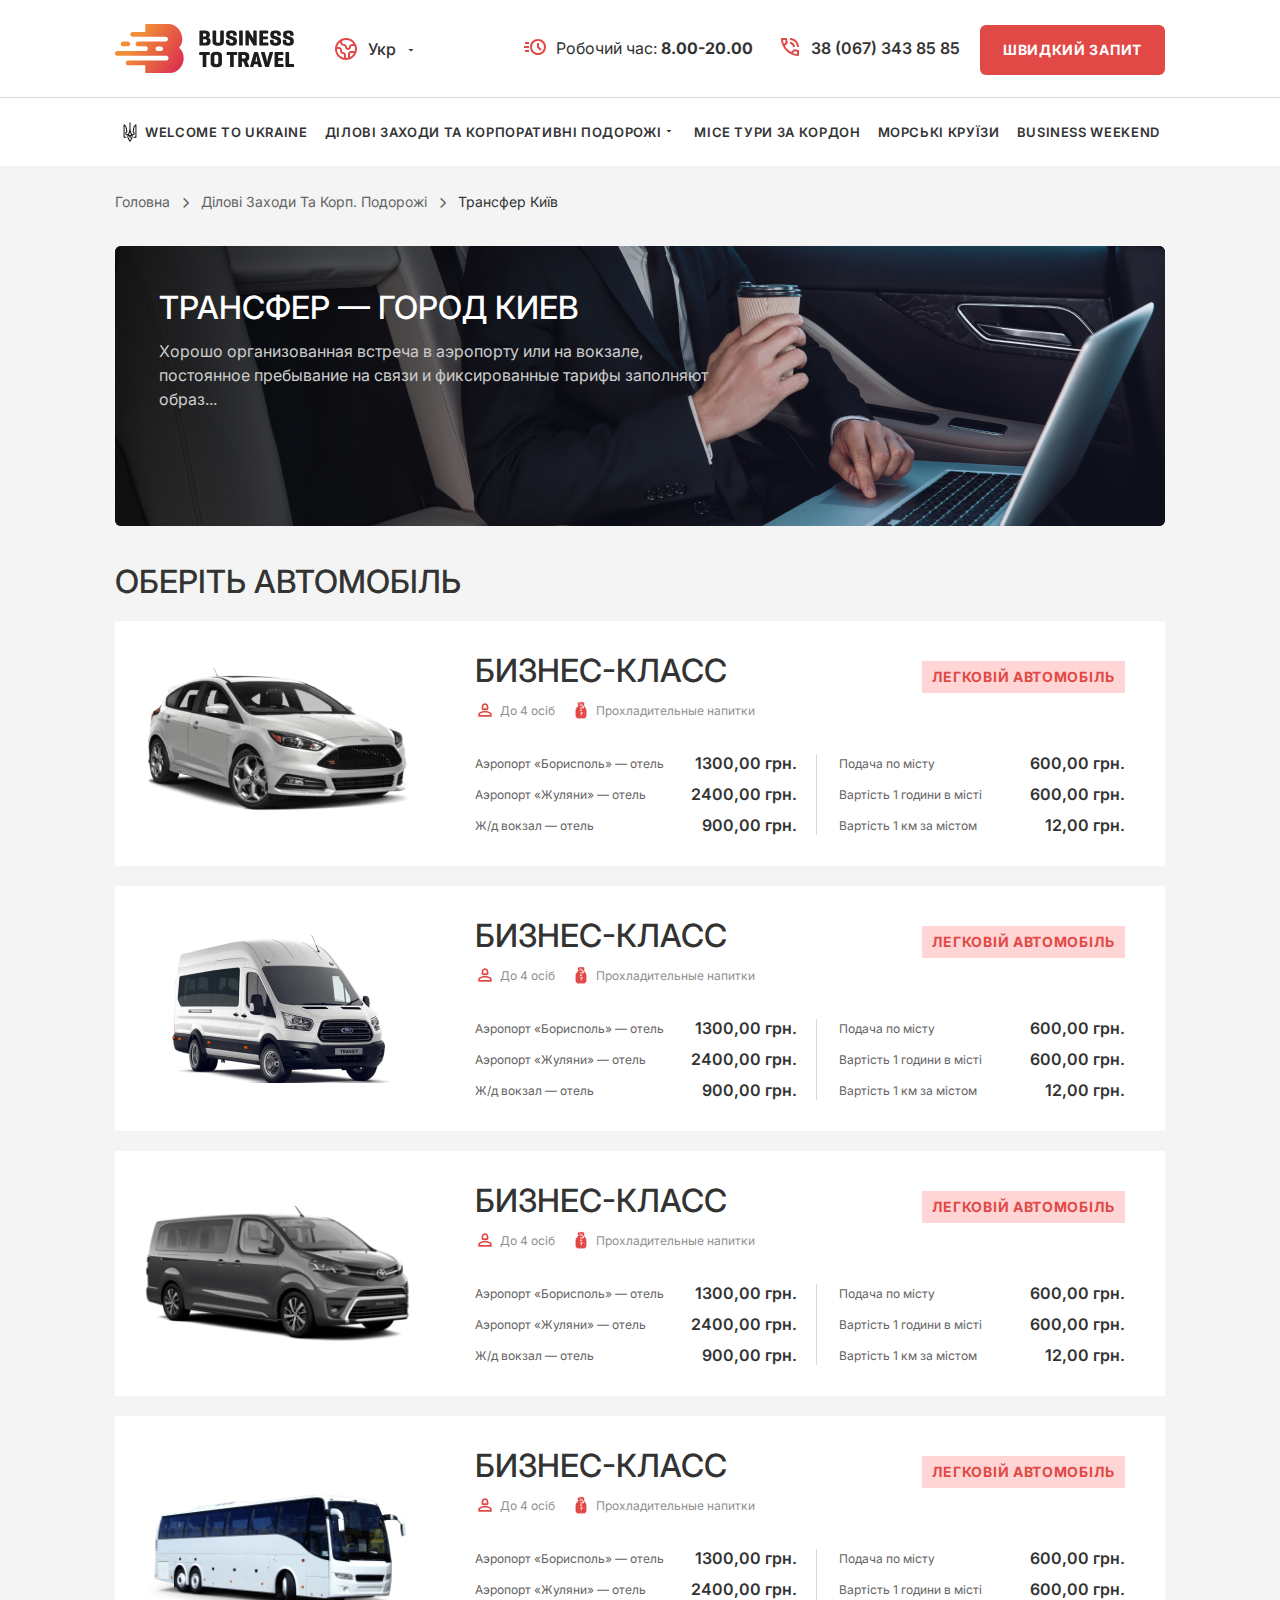
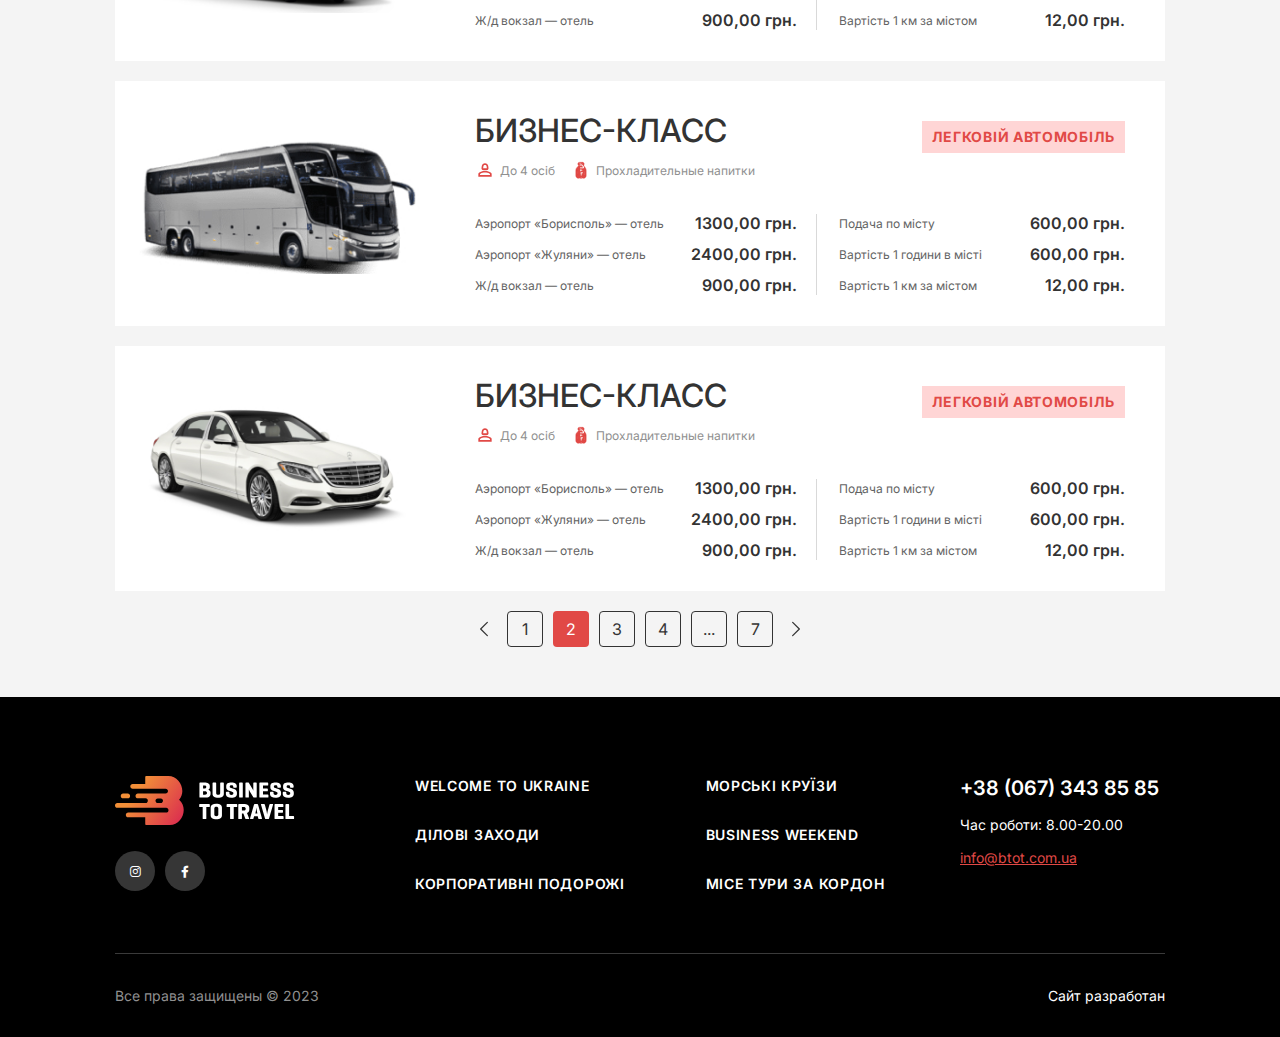
<file: html/transfer.html>
<!doctype html>
<html lang="ua">
<head>
	<meta charset="UTF-8">
	<meta name="viewport"
				content="width=device-width, user-scalable=no, initial-scale=1.0, maximum-scale=1.0, minimum-scale=1.0">
	<meta http-equiv="X-UA-Compatible" content="ie=edge">
	<title>Btot</title>

	
	<!-- Main style -->
	<link rel="stylesheet" href="css/normalize.css"/>
	<link rel="preconnect" href="https://fonts.googleapis.com">
	<link rel="preconnect" href="https://fonts.gstatic.com" crossorigin>
	<link href="https://fonts.googleapis.com/css2?family=Inter:wght@300;400;500;600;700&display=swap" rel="stylesheet">
	<link rel="stylesheet" type="text/css" href="fonts/FA5PRO-master/css/all.css"/>
	<link rel="stylesheet" href="css/jquery.fancybox.min.css"/>
	<link rel="stylesheet" type="text/css" href="css/nice-select.css"/>
	<link rel="stylesheet" type="text/css" href="css/swiper.min.css"/>
	<link rel="stylesheet" type="text/css" href="css/intlTelInput.min.css"/>
	<link rel="stylesheet" type="text/css" href="css/ion.rangeSlider.min.css"/>
	<link rel="stylesheet" type="text/css" href="css/styles.css"/>
	<link rel="stylesheet" type="text/css" href="css/responsive.css"/>
	
</head>
<body>

  <header>
		<div class="top-line">
			<div class="content-width">
				<div class="logo-wrap">
					<a href="index.html">
						<img src="img/logo.svg" alt="">
						<img src="img/logo-mob.svg" alt="" class="mob">
					</a>
					<div class="lang-wrap">
						<div class="select-block ">
							<label class="form-label" for="lang"><img src="img/icon-1.svg" alt=""></label>
							<select id="lang" class="select">
								<option value="1">Укр</option>
								<option value="2">En</option>
							</select>
						</div>
					</div>
				</div>
				<div class="contact-wrap">
					<ul class="contact-list">
						<li>
							<div class="icon-wrap">
								<img src="img/icon-2.svg" alt="">
							</div>
							<p>Робочий час: <b>8.00-20.00</b></p>
						</li>
						<li>
							<div class="icon-wrap">
								<img src="img/icon-3.svg" alt="">
							</div>
							<p><a href="tel:+380673438585">38 (067) 343 85 85</a></p>
						</li>
					</ul>
					<div class="btn-wrap">
						<a href="#" class="btn-default btn-big">швидкий запит</a>
					</div>
					<div class="open-menu">
						<a href="#">
							<span></span>
							<span></span>
							<span></span>
						</a>
					</div>
				</div>
			</div>
		</div>
		<div class="second-line">
			<div class="content-width">
				<nav class="top-menu">
					<ul>
						<li><a href="index.html"><img src="img/icon-5.svg" alt="">Welcome to Ukraine</a></li>
						<li class="sub-li">
							<a href="index.html">ДІЛОВІ ЗАХОДИ ТА КОРПОРАТИВНІ ПОДОРОЖІ</a>
							<ul class="sub-menu">
								<li><a href="#">ДІЛОВІ ЗАХОДИ ТА КОРПОРАТИВНІ</a></li>
								<li><a href="#">ДІЛОВІ ЗАХОДИ ТА КОРПОРАТИВНІ</a></li>
								<li><a href="#">ДІЛОВІ ЗАХОДИ ТА КОРПОРАТИВНІ</a></li>
							</ul>
						</li>
						<li><a href="index.html">МІСЕ ТУРИ ЗА КОРДОН</a></li>
						<li><a href="index.html">МОРСЬКІ КРУЇЗИ</a></li>
						<li><a href="index.html">BUSINESS WEEKEND</a></li>
					</ul>
				</nav>
			</div>
		</div>
  </header>

	<div class="menu-responsive" id="menu-responsive" style="display: none">
		<div class="top">
			<div class="close-menu">
				<a href="#"><img src="img/close.svg" alt=""></a>
			</div>
		</div>
		<div class="wrap">
			<div class="title">
				<h6>Меню</h6>
			</div>
			<nav class="mob-menu">
				<ul>
					<li><a href="index.html"><img src="img/icon-5.svg" alt="">Welcome to Ukraine</a></li>
					<li class="sub-li">
						<a href="index.html">ДІЛОВІ ЗАХОДИ ТА КОРПОРАТИВНІ ПОДОРОЖІ</a>
						<ul class="sub-menu">
							<li><a href="#">ДІЛОВІ ЗАХОДИ ТА КОРПОРАТИВНІ</a></li>
							<li><a href="#">ДІЛОВІ ЗАХОДИ ТА КОРПОРАТИВНІ</a></li>
							<li><a href="#">ДІЛОВІ ЗАХОДИ ТА КОРПОРАТИВНІ</a></li>
						</ul>
					</li>
					<li><a href="index.html">МІСЕ ТУРИ ЗА КОРДОН</a></li>
					<li><a href="index.html">МОРСЬКІ КРУЇЗИ</a></li>
					<li><a href="index.html">BUSINESS WEEKEND</a></li>
				</ul>
			</nav>
			<div class="contact-wrap">
				<ul class="contact-list">
					<li>
						<div class="icon-wrap">
							<img src="img/icon-2.svg" alt="">
						</div>
						<p>Робочий час: <b>8.00-20.00</b></p>
					</li>
					<li>
						<div class="icon-wrap">
							<img src="img/icon-3.svg" alt="">
						</div>
						<p><a href="tel:+380673438585">38 (067) 343 85 85</a></p>
					</li>
				</ul>
				<div class="lang-wrap">
					<div class="select-block ">
						<label class="form-label" for="lang-mob"><img src="img/icon-1.svg" alt=""></label>
						<select id="lang-mob" class="select">
							<option value="1">Укр</option>
							<option value="2">En</option>
						</select>
					</div>
				</div>
			</div>
			<div class="btn-wrap">
				<a href="#" class="btn-default btn-big">швидкий запит</a>
			</div>
		</div>
	</div>

	<main >
		<div class="bg-grey">
			<ul class="breadcrumb content-width">
				<li><a href="#">головна</a><i class="fas fa-chevron-right"></i></li>
				<li><a href="#">Ділові заходи та корп. подорожі </a><i class="fas fa-chevron-right"></i></li>
				<li>Трансфер Київ</li>
			</ul>

			<section class="city-head">
				<div class="content-width">
					<div class="content">
						<div class="bg">
							<img src="img/bg-5.jpg" alt="">
						</div>
						<div class="wrap">
							<h1>Трансфер — город Киев</h1>
							<p>Хорошо организованная встреча в аэропорту или на вокзале, постоянное пребывание на связи и фиксированные тарифы заполняют образ...
							</p>
						</div>
					</div>
				</div>
			</section>

			<section class="transfer">
				<div class="content-width">
					<h2>Оберіть автомобіль</h2>
					<div class="content">
						<div class="item">
							<p class="label">Легковій автомобіль</p>
							<figure>
								<img src="img/img-10-1.jpg" alt="">
							</figure>
							<div class="text-wrap">
								<h2>бизнес-класс</h2>
								<ul class="info">
									<li><img src="img/icon-22.svg" alt="">До 4 осіб</li>
									<li><img src="img/icon-23.svg" alt="">Прохладительные напитки</li>
								</ul>
								<div class="wrap">
									<ul>
										<li>
											<p>Аэропорт «Борисполь» — отель</p>
											<p>1300,00 грн.</p>
										</li>
										<li>
											<p>Аэропорт «Жуляни» — отель</p>
											<p>2400,00 грн.</p>
										</li>
										<li>
											<p>Ж/д вокзал — отель</p>
											<p>900,00 грн.</p>
										</li>
									</ul>
									<ul>
										<li>
											<p>Подача по місту</p>
											<p>600,00 грн.</p>
										</li>
										<li>
											<p>Вартість 1 години в місті</p>
											<p>600,00 грн.</p>
										</li>
										<li>
											<p>Вартість 1 км за містом</p>
											<p>12,00 грн.</p>
										</li>
									</ul>
								</div>
							</div>
						</div>
						<div class="item">
							<p class="label">Легковій автомобіль</p>
							<figure>
								<img src="img/img-10-2.jpg" alt="">
							</figure>
							<div class="text-wrap">
								<h2>бизнес-класс</h2>
								<ul class="info">
									<li><img src="img/icon-22.svg" alt="">До 4 осіб</li>
									<li><img src="img/icon-23.svg" alt="">Прохладительные напитки</li>
								</ul>
								<div class="wrap">
									<ul>
										<li>
											<p>Аэропорт «Борисполь» — отель</p>
											<p>1300,00 грн.</p>
										</li>
										<li>
											<p>Аэропорт «Жуляни» — отель</p>
											<p>2400,00 грн.</p>
										</li>
										<li>
											<p>Ж/д вокзал — отель</p>
											<p>900,00 грн.</p>
										</li>
									</ul>
									<ul>
										<li>
											<p>Подача по місту</p>
											<p>600,00 грн.</p>
										</li>
										<li>
											<p>Вартість 1 години в місті</p>
											<p>600,00 грн.</p>
										</li>
										<li>
											<p>Вартість 1 км за містом</p>
											<p>12,00 грн.</p>
										</li>
									</ul>
								</div>
							</div>
						</div>
						<div class="item">
							<p class="label">Легковій автомобіль</p>
							<figure>
								<img src="img/img-10-3.jpg" alt="">
							</figure>
							<div class="text-wrap">
								<h2>бизнес-класс</h2>
								<ul class="info">
									<li><img src="img/icon-22.svg" alt="">До 4 осіб</li>
									<li><img src="img/icon-23.svg" alt="">Прохладительные напитки</li>
								</ul>
								<div class="wrap">
									<ul>
										<li>
											<p>Аэропорт «Борисполь» — отель</p>
											<p>1300,00 грн.</p>
										</li>
										<li>
											<p>Аэропорт «Жуляни» — отель</p>
											<p>2400,00 грн.</p>
										</li>
										<li>
											<p>Ж/д вокзал — отель</p>
											<p>900,00 грн.</p>
										</li>
									</ul>
									<ul>
										<li>
											<p>Подача по місту</p>
											<p>600,00 грн.</p>
										</li>
										<li>
											<p>Вартість 1 години в місті</p>
											<p>600,00 грн.</p>
										</li>
										<li>
											<p>Вартість 1 км за містом</p>
											<p>12,00 грн.</p>
										</li>
									</ul>
								</div>
							</div>
						</div>
						<div class="item">
							<p class="label">Легковій автомобіль</p>
							<figure>
								<img src="img/img-10-4.jpg" alt="">
							</figure>
							<div class="text-wrap">
								<h2>бизнес-класс</h2>
								<ul class="info">
									<li><img src="img/icon-22.svg" alt="">До 4 осіб</li>
									<li><img src="img/icon-23.svg" alt="">Прохладительные напитки</li>
								</ul>
								<div class="wrap">
									<ul>
										<li>
											<p>Аэропорт «Борисполь» — отель</p>
											<p>1300,00 грн.</p>
										</li>
										<li>
											<p>Аэропорт «Жуляни» — отель</p>
											<p>2400,00 грн.</p>
										</li>
										<li>
											<p>Ж/д вокзал — отель</p>
											<p>900,00 грн.</p>
										</li>
									</ul>
									<ul>
										<li>
											<p>Подача по місту</p>
											<p>600,00 грн.</p>
										</li>
										<li>
											<p>Вартість 1 години в місті</p>
											<p>600,00 грн.</p>
										</li>
										<li>
											<p>Вартість 1 км за містом</p>
											<p>12,00 грн.</p>
										</li>
									</ul>
								</div>
							</div>
						</div>
						<div class="item">
							<p class="label">Легковій автомобіль</p>
							<figure>
								<img src="img/img-10-5.jpg" alt="">
							</figure>
							<div class="text-wrap">
								<h2>бизнес-класс</h2>
								<ul class="info">
									<li><img src="img/icon-22.svg" alt="">До 4 осіб</li>
									<li><img src="img/icon-23.svg" alt="">Прохладительные напитки</li>
								</ul>
								<div class="wrap">
									<ul>
										<li>
											<p>Аэропорт «Борисполь» — отель</p>
											<p>1300,00 грн.</p>
										</li>
										<li>
											<p>Аэропорт «Жуляни» — отель</p>
											<p>2400,00 грн.</p>
										</li>
										<li>
											<p>Ж/д вокзал — отель</p>
											<p>900,00 грн.</p>
										</li>
									</ul>
									<ul>
										<li>
											<p>Подача по місту</p>
											<p>600,00 грн.</p>
										</li>
										<li>
											<p>Вартість 1 години в місті</p>
											<p>600,00 грн.</p>
										</li>
										<li>
											<p>Вартість 1 км за містом</p>
											<p>12,00 грн.</p>
										</li>
									</ul>
								</div>
							</div>
						</div>
						<div class="item">
							<p class="label">Легковій автомобіль</p>
							<figure>
								<img src="img/img-10-6.jpg" alt="">
							</figure>
							<div class="text-wrap">
								<h2>бизнес-класс</h2>
								<ul class="info">
									<li><img src="img/icon-22.svg" alt="">До 4 осіб</li>
									<li><img src="img/icon-23.svg" alt="">Прохладительные напитки</li>
								</ul>
								<div class="wrap">
									<ul>
										<li>
											<p>Аэропорт «Борисполь» — отель</p>
											<p>1300,00 грн.</p>
										</li>
										<li>
											<p>Аэропорт «Жуляни» — отель</p>
											<p>2400,00 грн.</p>
										</li>
										<li>
											<p>Ж/д вокзал — отель</p>
											<p>900,00 грн.</p>
										</li>
									</ul>
									<ul>
										<li>
											<p>Подача по місту</p>
											<p>600,00 грн.</p>
										</li>
										<li>
											<p>Вартість 1 години в місті</p>
											<p>600,00 грн.</p>
										</li>
										<li>
											<p>Вартість 1 км за містом</p>
											<p>12,00 грн.</p>
										</li>
									</ul>
								</div>
							</div>
						</div>
					</div>
					<div class="pagination-wrap">
						<ul class="pagination">
							<li class="prev"><a href="#"><img src="img/icon-19.svg" alt=""></a></li>
							<li><a href="#">1</a></li>
							<li class="active">2</li>
							<li><a href="#">3</a></li>
							<li><a href="#">4</a></li>
							<li><a href="#">...</a></li>
							<li><a href="#">7</a></li>
							<li class="next"><a href="#"><img src="img/icon-19.svg" alt=""></a></li>
						</ul>
					</div>
				</div>
			</section>


		</div>


	</main>

  <footer>
    <div class="content-width">
			<div class="logo-wrap">
				<a href="index.html">
					<img src="img/logo-1.svg" alt="">
					<img src="img/logo-1-mob.svg" alt="" class="mob">
				</a>
				<ul class="soc">
					<li><a href="#"><i class="fab fa-instagram"></i></a></li>
					<li><a href="#"><i class="fab fa-facebook-f"></i></a></li>
				</ul>
				<div class="mob-block">
					<h6><a href="tel:+380673438585">+38 (067) 343 85 85</a></h6>
				</div>
			</div>
			<nav class="footer-menu">
				<ul>
					<li><a href="#">Welcome to Ukraine</a></li>
					<li><a href="#">МОРСЬКІ КРУЇЗИ</a></li>
					<li><a href="#">ДІЛОВІ ЗАХОДИ</a></li>
					<li><a href="#">BUSINESS WEEKEND</a></li>
					<li><a href="#">КОРПОРАТИВНІ ПОДОРОЖІ</a></li>
					<li><a href="#">МІСЕ ТУРИ ЗА КОРДОН</a></li>
				</ul>
			</nav>
			<div class="contact-wrap">
				<h6><a href="tel:+380673438585">+38 (067) 343 85 85</a></h6>
				<p>Час роботи: 8.00-20.00</p>
				<p><a href="mailto:info@btot.com.ua">info@btot.com.ua</a></p>
			</div>

			<div class="bottom">
				<p>Все права защищены © 2023</p>
				<p><a href="#">Сайт разработан</a></p>
				<div class="mob-block">
					<ul class="soc">
						<li><a href="#"><i class="fab fa-instagram"></i></a></li>
						<li><a href="#"><i class="fab fa-facebook-f"></i></a></li>
					</ul>
				</div>
			</div>
    </div>
  </footer>

	<div id="fast" class="default-popup" style="display: none">
		<div class="popup-main">
			<h3>Запитайте зараз</h3>
			<p>Компанія Veena World MICE tours професійно задовольнить усі ваші потреби у ділових поїздках. Наша команда буде рада допомогти вам </p>
			<form action="#" class="default-form">
				<div class="input-wrap input-wrap-50">
					<label for="name-popup">Прізвище, ім’я</label>
					<input type="text" name="name-popup" id="name-popup" placeholder="Денисенко Тамара">
				</div>
				<div class="input-wrap input-wrap-50">
					<label for="email-popup">Email</label>
					<input type="email" name="email-popup" id="email-popup" placeholder="name@company.com">
				</div>
				<div class="input-wrap ">
					<label for="tel-popup">Номер телефону</label>
					<input type="text" name="tel-popup" id="tel-popup" placeholder="(000) 000-00-00" class="tel">
				</div>
				<div class="input-wrap ">
					<label for="message-popup">Повідомлення</label>
					<textarea name="message-popup" id="message-popup" placeholder="Чи хотіли б ви надати більше деталей"></textarea>
				</div>
				<div class="input-wrap-submit">
					<button type="submit" class="btn-default btn-big">відправити</button>
				</div>
			</form>
		</div>
	</div>


	<div id="filter" class="default-popup popup-filter" style="display: none">
		<div class="left-filter">

			<div class="wrap">
				<div class="top">
					<h4>Фільтри</h4>
					<div class="btn-wrap">
						<button type="reset">Очистити фільтри</button>
					</div>
				</div>
				<div class="item-list item-1 item">
					<a href="#" class="head-filter">курортний регіон <i class="fas fa-chevron-down"></i></a>
					<div class="filter filter-0">
						<ul>
							<li>
								<input type="checkbox" name="data-0p" id="data-0-1p">
								<label for="data-0-1p">Дністровський регіон</label>
							</li>
							<li>
								<input type="checkbox" name="data-0p" id="data-0-2p">
								<label for="data-0-2p">Затока</label>
							</li>
							<li>
								<input type="checkbox" name="data-0p" id="data-0-3p">
								<label for="data-0-3p">Кароліна Бугаз</label>
							</li>
							<li>
								<input type="checkbox" name="data-0" id="data-0-4p">
								<label for="data-0-4p">Буковель</label>
							</li>
							<li>
								<input type="checkbox" name="data-0p" id="data-0-5p">
								<label for="data-0-5p">Буковель</label>
							</li>
							<li>
								<input type="checkbox" name="data-0p" id="data-0-6p">
								<label for="data-0-6p">Буковель</label>
							</li>
							<li>
								<input type="checkbox" name="data-0p" id="data-0-7p">
								<label for="data-0-7p">Буковель</label>
							</li>
							<li>
								<input type="checkbox" name="data-0p" id="data-0-8p">
								<label for="data-0-8p">Буковель</label>
							</li>
						</ul>
						<a href="#" class="show-more-filter">
							<span>Показати ще</span>
							<span>Приховати</span>
						</a>
					</div>

				</div>
				<div class="item-list item-2 item">
					<a href="#" class="head-filter">ТИп відпочинку <i class="fas fa-chevron-down"></i></a>
					<div class="filter filter-1">
						<ul>
							<li>
								<input type="checkbox" name="data-1p" id="data-1-1p">
								<label for="data-1-1p">Івенти</label>
							</li>
							<li>
								<input type="checkbox" name="data-1p" id="data-1-2p">
								<label for="data-1-2p">Дегустації</label>
							</li>
							<li>
								<input type="checkbox" name="data-1p" id="data-1-3p">
								<label for="data-1-3p">Екскурсії</label>
							</li>
							<li>
								<input type="checkbox" name="data-1p" id="data-1-4p">
								<label for="data-1-4p">Нічне життя</label>
							</li>
							<li>
								<input type="checkbox" name="data-1p" id="data-1-5p">
								<label for="data-1-5p">Пляжі</label>
							</li>
							<li>
								<input type="checkbox" name="data-1p" id="data-1-6p">
								<label for="data-1-6p">Готові рішення</label>
							</li>
							<li>
								<input type="checkbox" name="data-1p" id="data-1-7p">
								<label for="data-1-7p">Готові рішення</label>
							</li>
							<li>
								<input type="checkbox" name="data-1p" id="data-1-8p">
								<label for="data-1-8p">Готові рішення</label>
							</li>
						</ul>
						<a href="#" class="show-more-filter">
							<span>Показати ще</span>
							<span>Приховати</span>
						</a>
					</div>

				</div>
				<div class="item-3 item">
					<a href="#" class="head-filter">Тривалість туру <i class="fas fa-chevron-down"></i></a>
					<div class="filter filter-2">
						<div class="extra-controls">

							<div>
								<label for="from1">від</label>
								<input type="text" value="3" class="inp js-from" id="from1" />
							</div>

							<div>
								<label for="to1">До</label>
								<input type="text" value="30" class="inp js-to" id="to1"/>
								<span>днів</span>
							</div>
						</div>
						<div class="range-slider">
							<label for="range1"></label>
							<input type="text" class="js-range-slider" value="" id="range1"/>
						</div>
					</div>

				</div>
				<div class="item-list item-4 item">
					<a href="#" class="head-filter">кількість людей <i class="fas fa-chevron-down"></i></a>
					<div class="filter filter-3">
						<ul>
							<li>
								<input type="checkbox" name="data-2p" id="data-2-1p">
								<label for="data-2-1p">1</label>
							</li>
							<li>
								<input type="checkbox" name="data-2p" id="data-2-2p">
								<label for="data-2-2p">2</label>
							</li>
							<li>
								<input type="checkbox" name="data-2p" id="data-2-3p">
								<label for="data-2-3p">3</label>
							</li>
							<li>
								<input type="checkbox" name="data-2p" id="data-2-4p">
								<label for="data-2-4p">4</label>
							</li>
							<li>
								<input type="checkbox" name="data-2p" id="data-2-5p">
								<label for="data-2-5p">5</label>
							</li>
							<li>
								<input type="checkbox" name="data-2p" id="data-2-6p">
								<label for="data-2-6p">6+</label>
							</li>

						</ul>
						<a href="#" class="show-more-filter">
							<span>Показати ще</span>
							<span>Приховати</span>
						</a>
					</div>

				</div>
				<div class="item-list item-5 item">
					<a href="#" class="head-filter">що пропонуємо <i class="fas fa-chevron-down"></i></a>
					<div class="filter filter-4">
						<ul>
							<li>
								<input type="checkbox" name="data-3p" id="data-3-1p">
								<label for="data-3-1p">Трансфер включено</label>
							</li>
							<li>
								<input type="checkbox" name="data-3p" id="data-3-2p">
								<label for="data-3-2p">Харчування під час програми</label>
							</li>
							<li>
								<input type="checkbox" name="data-3p" id="data-3-3p">
								<label for="data-3-3p">Супровід ескурсовода</label>
							</li>
							<li>
								<input type="checkbox" name="data-3p" id="data-3-4p">
								<label for="data-3-4p">Послуги перекладача</label>
							</li>
							<li>
								<input type="checkbox" name="data-3p" id="data-3-5p">
								<label for="data-3-5p">Послуги перекладача</label>
							</li>
							<li>
								<input type="checkbox" name="data-3p" id="data-3-6p">
								<label for="data-3-6p">Послуги перекладача</label>
							</li>

						</ul>
						<a href="#" class="show-more-filter">
							<span>Показати ще</span>
							<span>Приховати</span>
						</a>
					</div>

				</div>
				<div class="btn-wrap-full">
					<button type="submit" class="btn-default btn-big btn-border">Застосувати</button>
				</div>
			</div>
		</div>
	</div>



  <script src="js/jquery.min.js"></script>
	<script src="js/swiper.js"></script>
	<script src="js/jquery.fancybox.min.js"></script>
	<script src="js/jquery.nice-select.min.js"></script>
	<script src="js/cuttr.min.js"></script>
	<script src="js/intlTelInput.min.js"></script>
	<script src="js/jquery.mask.min.js"></script>
	<script src="js/ion.rangeSlider.min.js"></script>
	<script src="js/script.js"></script>
</body>
</html>
</file>
<file: html/css/nice-select.css>
.nice-select {
  -webkit-tap-highlight-color: transparent;
  background-color: #fff;
  border-radius: 5px;
  border: solid 1px #e8e8e8;
  box-sizing: border-box;
  clear: both;
  cursor: pointer;
  display: block;
  float: left;
  font-family: inherit;
  font-size: 14px;
  font-weight: normal;
  height: 42px;
  line-height: 40px;
  outline: none;
  padding-left: 18px;
  padding-right: 30px;
  position: relative;
  text-align: left !important;
  -webkit-transition: all 0.2s ease-in-out;
  transition: all 0.2s ease-in-out;
  -webkit-user-select: none;
     -moz-user-select: none;
      -ms-user-select: none;
          user-select: none;
  white-space: nowrap;
  width: auto; }
  .nice-select:hover {
    border-color: #dbdbdb; }
  .nice-select:active, .nice-select.open, .nice-select:focus {
    border-color: #999; }
  .nice-select:after {
    border-bottom: 2px solid #999;
    border-right: 2px solid #999;
    content: '';
    display: block;
    height: 5px;
    margin-top: -4px;
    pointer-events: none;
    position: absolute;
    right: 12px;
    top: 50%;
    -webkit-transform-origin: 66% 66%;
        -ms-transform-origin: 66% 66%;
            transform-origin: 66% 66%;
    -webkit-transform: rotate(45deg);
        -ms-transform: rotate(45deg);
            transform: rotate(45deg);
    -webkit-transition: all 0.15s ease-in-out;
    transition: all 0.15s ease-in-out;
    width: 5px; }
  .nice-select.open:after {
    -webkit-transform: rotate(-135deg);
        -ms-transform: rotate(-135deg);
            transform: rotate(-135deg); }
  .nice-select.open .list {
    opacity: 1;
    pointer-events: auto;
    -webkit-transform: scale(1) translateY(0);
        -ms-transform: scale(1) translateY(0);
            transform: scale(1) translateY(0); }
  .nice-select.disabled {
    border-color: #ededed;
    color: #999;
    pointer-events: none; }
    .nice-select.disabled:after {
      border-color: #cccccc; }
  .nice-select.wide {
    width: 100%; }
    .nice-select.wide .list {
      left: 0 !important;
      right: 0 !important; }
  .nice-select.right {
    float: right; }
    .nice-select.right .list {
      left: auto;
      right: 0; }
  .nice-select.small {
    font-size: 12px;
    height: 36px;
    line-height: 34px; }
    .nice-select.small:after {
      height: 4px;
      width: 4px; }
    .nice-select.small .option {
      line-height: 34px;
      min-height: 34px; }
  .nice-select .list {
    background-color: #fff;
    border-radius: 5px;
    box-shadow: 0 0 0 1px rgba(68, 68, 68, 0.11);
    box-sizing: border-box;
    margin-top: 4px;
    opacity: 0;
    overflow: hidden;
    padding: 0;
    pointer-events: none;
    position: absolute;
    top: 100%;
    left: 0;
    -webkit-transform-origin: 50% 0;
        -ms-transform-origin: 50% 0;
            transform-origin: 50% 0;
    -webkit-transform: scale(0.75) translateY(-21px);
        -ms-transform: scale(0.75) translateY(-21px);
            transform: scale(0.75) translateY(-21px);
    -webkit-transition: all 0.2s cubic-bezier(0.5, 0, 0, 1.25), opacity 0.15s ease-out;
    transition: all 0.2s cubic-bezier(0.5, 0, 0, 1.25), opacity 0.15s ease-out;
    z-index: 9; }
    .nice-select .list:hover .option:not(:hover) {
      background-color: transparent !important; }
  .nice-select .option {
    cursor: pointer;
    font-weight: 400;
    line-height: 40px;
    list-style: none;
    min-height: 40px;
    outline: none;
    padding-left: 18px;
    padding-right: 29px;
    text-align: left;
    -webkit-transition: all 0.2s;
    transition: all 0.2s; }
    .nice-select .option:hover, .nice-select .option.focus, .nice-select .option.selected.focus {
      background-color: #f6f6f6; }
    .nice-select .option.selected {
      font-weight: bold; }
    .nice-select .option.disabled {
      background-color: transparent;
      color: #999;
      cursor: default; }

.no-csspointerevents .nice-select .list {
  display: none; }

.no-csspointerevents .nice-select.open .list {
  display: block; }
</file>
<file: html/css/styles.css>
/*&:after {
  content: "";
  display: table;
  clear: both;}*/
body {
  font-family: "Inter", sans-serif;
  scroll-behavior: smooth;
  font-style: normal;
  font-weight: 400;
  font-size: 16px;
  line-height: 19px;
  min-width: 320px;
  position: relative;
  background: #fff;
  max-width: 3000px;
  margin: auto;
  color: #333333;
}

header, section, footer {
  margin: auto;
}

a {
  text-decoration: none;
}
a:focus {
  outline: none !important;
}

a:hover, a:focus, a:active {
  text-decoration: none;
}

* {
  -webkit-box-sizing: border-box;
  -moz-box-sizing: border-box;
  box-sizing: border-box;
  -webkit-font-smoothing: antialiased;
  -moz-osx-font-smoothing: grayscale;
}

a, button {
  -moz-transition: all 0.4s ease;
  -webkit-transition: all 0.4s ease;
  -o-transition: all 0.4s ease;
  -ms-transition: all 0.4s ease;
  transition: all 0.4s ease;
}

figure {
  margin: 0;
}
figure img {
  width: auto;
  max-width: 100%;
  vertical-align: top;
}

ul {
  margin: 0;
  padding: 0;
}
ul li {
  list-style-type: none;
}

p, a {
  color: #333333;
  margin: 0;
}

input {
  -webkit-appearance: none !important;
  -moz-appearance: none !important;
  appearance: none !important;
}

.content-width {
  width: 1180px;
  margin: auto;
}

h1 {
  text-transform: uppercase;
  font-weight: 500;
  font-size: 32px;
  line-height: 39px;
  margin: 0 0 30px;
}

h2 {
  font-weight: 500;
  font-size: 32px;
  line-height: 39px;
  text-transform: uppercase;
  margin: 0 0 30px;
}

h3 {
  margin: 0 0 30px;
}

h4 {
  margin: 0 0 30px;
}

h5 {
  margin: 0 0 10px;
}

h6 {
  margin: 0 0 10px;
}

input:invalid {
  box-shadow: none;
}

input, textarea, button {
  outline: none !important;
}

/*---------------------------------HEADER----------------------------------*/
.top-line {
  padding: 24px 0 20px;
  border-bottom: 1px solid #D9D9D9;
}
.top-line .content-width {
  display: flex;
}
.top-line .logo-wrap {
  width: 400px;
  display: flex;
  align-items: center;
}
.top-line .logo-wrap a {
  display: inline-block;
  margin-right: 39px;
}
.top-line .logo-wrap .select-block {
  display: flex;
  align-items: center;
  padding-bottom: 1px;
}
.top-line .logo-wrap .select-block label {
  display: inline-block;
  height: 24px;
  position: relative;
  top: -1px;
}
.top-line .contact-wrap {
  display: flex;
  justify-content: flex-end;
  align-items: center;
  width: calc(100% - 400px);
  padding-bottom: 2px;
}
.top-line .nice-select {
  border: none !important;
  float: inherit;
  font-weight: 500;
  font-size: 16px;
  padding-left: 10px;
}
.top-line .contact-list {
  display: flex;
  padding-bottom: 2px;
}
.top-line .contact-list li {
  margin-right: 63px;
  position: relative;
  padding-left: 33px;
  height: fit-content;
}
.top-line .contact-list li .icon-wrap {
  position: absolute;
  top: 50%;
  left: 0;
  transform: translate(0, -50%);
}
.top-line .contact-list li p b {
  font-weight: 700;
}
.top-line .contact-list li p a {
  font-weight: 600;
}
.top-line .contact-list li p a:hover {
  color: #E14946;
}
.top-line .contact-list li:last-child {
  margin-right: 0;
}
.top-line .nice-select:after {
  display: none;
}
.top-line .nice-select:before {
  position: absolute;
  width: 16px;
  height: 16px;
  display: flex;
  justify-content: center;
  align-items: center;
  top: 50%;
  margin-top: -8px;
  right: 7px;
  content: url("../img/icon-4.svg");
}
.top-line .nice-select.open:before {
  transform: scale(1, -1);
}
.top-line .btn-wrap {
  margin-left: 37px;
}

.btn-default {
  display: inline-block;
  text-align: center;
  border: none;
  outline: none !important;
  cursor: pointer;
  background: #E14946;
  border-radius: 6px;
  padding: 0 30px;
  height: 42px;
  line-height: 42px;
  font-weight: 700;
  font-size: 14px;
  color: #fff;
}
.btn-default:hover {
  background: #D83734;
}

.btn-big {
  height: 50px;
  line-height: 50px;
  text-transform: uppercase;
  letter-spacing: 0.05em;
  padding: 0 23px;
}

.second-line {
  padding: 24px 0;
}

.top-menu {
  padding: 0 5px;
}
.top-menu > ul {
  display: flex;
  justify-content: space-between;
}
.top-menu > ul > li {
  position: relative;
}
.top-menu > ul > li > a {
  font-weight: 600;
  font-size: 14px;
  line-height: 17px;
  letter-spacing: 0.05em;
  text-transform: uppercase;
}
.top-menu > ul > li > a img {
  vertical-align: top;
  margin-right: 5px;
}
.top-menu > ul > li > a:hover {
  color: #E14946;
}
.top-menu > ul .sub-li > a {
  position: relative;
  padding-right: 16px;
}
.top-menu > ul .sub-li > a:after {
  position: absolute;
  width: 16px;
  height: 16px;
  display: flex;
  justify-content: center;
  align-items: center;
  top: 50%;
  margin-top: -8px;
  right: 0;
  content: url("../img/icon-4.svg");
  transition: all 0.4s ease;
}
.top-menu > ul .sub-li > a:hover:after {
  transform: scale(1, -1);
}
.top-menu > ul .sub-li:before {
  position: absolute;
  bottom: -10px;
  height: 10px;
  left: 0;
  right: 0;
  content: "";
}
.top-menu > ul .sub-li:hover > a {
  color: #E14946;
}
.top-menu > ul .sub-li:hover > a:after {
  transform: scale(1, -1);
}
.top-menu .sub-menu {
  position: absolute;
  top: calc(100% - 10px);
  left: 0;
  min-width: 250px;
  width: fit-content;
  padding: 10px;
  border-radius: 6px;
  background: #fff;
  opacity: 0;
  z-index: 10;
  max-height: 0;
  transition: all 0.4s ease;
  box-shadow: 0px 0px 15px 0px rgba(0, 0, 0, 0.5);
}
.top-menu .sub-menu li a {
  display: inline-block;
  padding: 5px;
  max-height: 0;
  overflow: hidden;
  opacity: 0;
}
.top-menu .sub-menu li a:hover {
  color: #E14946;
}

.top-menu > ul > li:hover .sub-menu {
  opacity: 1;
  top: calc(100% + 10px);
  max-height: 300px;
}
.top-menu > ul > li:hover .sub-menu li a {
  opacity: 1;
  max-height: 30px;
}

/*--------------------------------END-HEADER----------------------------------*/
/*--------------------------PAGE-HOME---------------------------*/
.home-banner {
  margin-bottom: 53px;
  overflow: hidden;
}

.banner-slider {
  overflow: visible;
}
.banner-slider .swiper-slide {
  position: relative;
  background: #FFFFFF;
  border-radius: 6px;
  overflow: hidden;
}
.banner-slider .swiper-slide .content {
  height: 580px;
}
.banner-slider .swiper-slide .bg img {
  position: absolute;
  top: 0;
  bottom: 0;
  right: 0;
  width: auto;
}
.banner-slider .swiper-slide-1 .content {
  overflow: hidden;
  position: relative;
  width: 100%;
  padding-right: 50%;
}
.banner-slider .swiper-slide-1 .content .bg-content {
  background: linear-gradient(70.17deg, #A6162E -0.14%, #F190A0 122.31%);
  transform: rotate(-16.5deg);
  top: -70px;
  bottom: -210px;
  left: -50px;
  right: 46%;
  position: absolute;
}
.banner-slider .swiper-slide-1 .content .wrap {
  position: relative;
  z-index: 2;
  padding: 95px 63px;
}
.banner-slider .swiper-slide-2 .bg img {
  width: 100%;
  height: 100%;
  object-fit: cover;
}
.banner-slider .swiper-slide-2 .list-check {
  padding-left: 45px;
}
.banner-slider .swiper-slide-2 .list-check li {
  color: #262323;
  font-size: 16px;
  line-height: 19px;
  padding-left: 60px;
  max-width: 550px;
}
.banner-slider .swiper-slide-2 .list-check li:before {
  background: url("../img/icon-9-1.svg") no-repeat center;
  background-size: contain;
  width: 50px;
  height: 50px;
  margin-top: -25px;
}
.banner-slider .swiper-slide-2 .list-check li:last-child:before {
  background: url("../img/icon-9-2.svg") no-repeat center;
  background-size: contain;
}
.banner-slider .swiper-slide-2 h5 {
  text-align: center;
  font-weight: 500;
  font-size: 24px;
  line-height: 29px;
  text-transform: uppercase;
  color: #623B00;
  margin-bottom: -3px;
}
.banner-slider .swiper-slide-2 .content {
  padding-right: 37%;
}
.banner-slider .swiper-slide-2 .content h2 {
  font-size: 96px;
  line-height: 116px;
  text-transform: uppercase;
  white-space: nowrap;
  color: #734807;
  text-align: center;
  transform: rotate(-2deg);
}
.banner-slider .swiper-slide-2 .content .wrap {
  padding: 95px 50px;
}
.banner-slider .swiper-slide-2 .content h6 {
  font-size: 14px;
  line-height: 17px;
  width: fit-content;
  margin: 0 auto 34px;
  background: #845506;
}
.banner-slider .swiper-slide-3 h2 {
  font-size: 96px;
  line-height: 116px;
  text-transform: uppercase;
  color: #EBEBEB;
  margin-bottom: -5px;
}
.banner-slider .swiper-slide-3 .content {
  padding-right: 40%;
}
.banner-slider .swiper-slide-3 .bg img {
  width: 100%;
  height: 100%;
  object-fit: cover;
}
.banner-slider .swiper-slide-3 .bg-content img {
  position: absolute;
  bottom: 0;
  right: 0;
  max-height: 100%;
}
.banner-slider .swiper-slide-3 h5 {
  font-weight: 500;
  font-size: 40px;
  line-height: 48px;
  text-transform: uppercase;
  color: #EBEBEB;
  margin-bottom: -10px;
}
.banner-slider .swiper-slide-3 h5 b {
  display: inline-block;
  background: #fff;
  transform: rotate(9deg);
  color: #0B5E1D;
  padding: 1px 10px;
  position: relative;
  top: -9px;
}
.banner-slider .swiper-slide-3 .sub-title {
  font-weight: 500;
  font-size: 26px;
  line-height: 31px;
  color: #EBEBEB;
  margin-bottom: 29px;
  text-transform: inherit;
}
.banner-slider .swiper-slide-3 .wrap {
  padding: 106px 71px;
  position: relative;
  z-index: 4;
}
.banner-slider .swiper-slide-3 .list-check li {
  font-size: 16px;
  line-height: 24px;
  color: #94CBA0;
  margin-bottom: 15px;
}
.banner-slider .swiper-slide-3 .list-check li:before {
  background: url("../img/icon-10.svg") no-repeat center;
  background-size: cover;
}
.banner-slider .swiper-slide-4 .content {
  padding-right: 45%;
}
.banner-slider .swiper-slide-4 .wrap {
  padding: 106px 45px;
  position: relative;
  z-index: 4;
}
.banner-slider .swiper-slide-4 .bg-content:after {
  top: -70px;
  left: 0;
  bottom: -70px;
  right: 45%;
  position: absolute;
  content: "";
  background: linear-gradient(90.68deg, #2E0F14 0.56%, #715257 98.47%);
  border-radius: 0 48% 48% 0;
}
.banner-slider .swiper-slide-4 .bg img {
  top: 0;
  right: 0;
  height: 100%;
  width: auto;
}
.banner-slider .swiper-slide-4 .title-wrap {
  margin-bottom: 15px;
  display: flex;
  justify-content: space-between;
}
.banner-slider .swiper-slide-4 .title-wrap h5 {
  margin: 0;
  padding-right: 15px;
  font-weight: 600;
  font-size: 24px;
  line-height: 29px;
  text-transform: uppercase;
  color: #FFFFFF;
  width: 185px;
}
.banner-slider .swiper-slide-4 .title-wrap h5 + h5 {
  padding: 0 0 0 15px;
  border-left: 1px solid #927B7F;
  width: calc(100% - 185px);
}
.banner-slider .swiper-slide-4 h6 {
  background: #280D11;
  padding: 10px 15px;
  margin-bottom: 30px;
}
.banner-slider .swiper-slide-4 .after {
  font-weight: 500;
  font-size: 20px;
  line-height: 125.02%;
  padding: 25px 57px 25px 56px;
  margin-bottom: 10px;
}
.banner-slider .swiper-slide-4 .list-check li {
  font-size: 16px;
  line-height: 22px;
}
.banner-slider .swiper-slide-4 .list-check li:before {
  background: url("../img/icon-12.svg") no-repeat center;
  background-size: cover;
}
.banner-slider h1, .banner-slider h2 {
  font-weight: 700;
  font-size: 64px;
  line-height: 77px;
  text-transform: uppercase;
  margin-bottom: 10px;
  color: #FFFFFF;
}
.banner-slider h6 {
  font-weight: 500;
  font-size: 20px;
  line-height: 24px;
  text-align: center;
  text-transform: uppercase;
  color: #FFFFFF;
  background: #75202E;
  margin-bottom: 36px;
  padding: 10px 12px;
  width: fit-content;
}
.banner-slider .list-check {
  color: #fff;
  margin-bottom: 5px;
}
.banner-slider .after {
  position: relative;
  padding: 44px 21px 44px 56px;
  color: #FFFFFF;
  display: inline-block;
}
.banner-slider .after span {
  display: inline-block;
  position: relative;
  z-index: 1;
}
.banner-slider .after img {
  position: absolute;
  top: 0;
  width: 100%;
  height: 100%;
  left: 0;
  object-fit: contain;
}
.banner-slider .swiper-pagination {
  position: relative;
  bottom: 0;
  margin-top: 8px;
}
.banner-slider .swiper-pagination-bullet {
  width: 50px;
  height: 3px;
  background: #D9D9D9;
  opacity: 1 !important;
  margin: 0 10px;
  border-radius: 0;
}
.banner-slider .swiper-pagination-bullet-active {
  background: #E14946;
}

.bg {
  position: absolute;
  top: 0;
  left: 0;
  right: 0;
  bottom: 0;
}

.bg + * {
  position: relative;
  z-index: 2;
}

.list-check {
  margin-bottom: 20px;
}
.list-check li {
  margin-bottom: 25px;
  position: relative;
  padding-left: 37px;
  font-size: 14px;
  line-height: 100%;
}
.list-check li:before {
  position: absolute;
  top: 50%;
  margin-top: -12px;
  left: 0;
  content: "";
  background: url("../img/icon-7.svg") no-repeat center center;
  background-size: contain;
  width: 24px;
  height: 24px;
}
.list-check li:last-child {
  margin-bottom: 0;
}

.select-city {
  margin-bottom: 80px;
}
.select-city .top {
  width: 70%;
}
.select-city .top p {
  font-size: 16px;
  line-height: 22px;
  margin-bottom: 23px;
}
.select-city .top p:last-child {
  margin-bottom: 0;
}
.select-city h2 {
  margin-bottom: 15px;
}
.select-city .item {
  position: relative;
  width: calc(20% - 15px);
  margin-right: 18px;
  border-radius: 6px;
  overflow: hidden;
  height: fit-content;
}
.select-city .item .bg:before {
  position: absolute;
  top: 0;
  left: 0;
  right: 0;
  height: 200px;
  content: "";
  background: linear-gradient(180deg, #112E76 0%, rgba(19, 47, 119, 0) 100%);
}
.select-city .item .bg img {
  width: 100%;
  height: 100%;
  object-fit: cover;
}
.select-city .item a {
  display: block;
  height: 350px;
  padding: 24px 16px;
}
.select-city .item a h6 {
  font-weight: 500;
  font-size: 18px;
  line-height: 22px;
  text-transform: uppercase;
  margin-bottom: 10px;
  color: #fff;
}
.select-city .item a p {
  font-size: 14px;
  line-height: 20px;
  color: #FFFFFF;
}
.select-city .item a .icon-wrap {
  position: absolute;
  bottom: 0;
  left: 0;
  opacity: 0;
  transition: all 0.4s ease;
}
.select-city .item a:hover .icon-wrap {
  bottom: 16px;
  left: 16px;
  opacity: 1;
}
.select-city .item:last-child {
  margin-right: 0;
}
.select-city .item:nth-child(2n) {
  margin-top: 63px;
}
.select-city .item-wrap {
  display: flex;
  flex-wrap: wrap;
  padding-top: 24px;
  overflow: hidden;
}
.select-city .item:nth-child(2) .bg:before {
  background: linear-gradient(180deg, #254628 0%, rgba(48, 86, 52, 0) 100%);
}
.select-city .item:nth-child(3) .bg:before {
  background: linear-gradient(180deg, #01B0FF 0%, rgba(1, 176, 255, 0) 100%);
}
.select-city .item:nth-child(4) .bg:before {
  background: linear-gradient(180deg, #A5A0A6 0%, rgba(163, 161, 166, 0) 100%);
}
.select-city .item:nth-child(5) .bg:before {
  background: linear-gradient(180deg, #00589C 0%, rgba(16, 80, 148, 0) 100%);
}

.slider-info-wrap {
  margin-bottom: 75px;
}
.slider-info-wrap .top {
  width: 50%;
  margin-bottom: 25px;
}
.slider-info-wrap h2 {
  margin-bottom: 0;
}
.slider-info-wrap .slider-wrap {
  position: relative;
}
.slider-info-wrap .swiper-pagination {
  display: none;
}

.slider-info .swiper-slide {
  width: 280px;
  border: 1px solid #D9D9D9;
  border-radius: 6px;
  overflow: hidden;
}
.slider-info .swiper-slide figure {
  height: 160px;
}
.slider-info .swiper-slide figure img {
  width: 100%;
  height: 100%;
  object-fit: cover;
}
.slider-info .swiper-slide .text-wrap {
  padding: 16px;
  min-height: 86px;
}
.slider-info .swiper-slide .text-wrap p {
  font-weight: 600;
  font-size: 14px;
  line-height: 18px;
  text-transform: uppercase;
}

.nav-wrap {
  position: absolute;
  top: 50%;
  left: 0;
  right: 0;
  display: flex;
  justify-content: space-between;
  margin-top: -5px;
}
.nav-wrap > div {
  border: 1px solid #333333;
  border-radius: 51px;
  width: 50px;
  height: 50px;
  transition: all 0.4s ease;
}
.nav-wrap > div:after {
  color: #333333;
  font-size: 16px;
  font-weight: 700;
  transition: all 0.4s ease;
}
.nav-wrap > div:hover {
  background: #333333;
}
.nav-wrap > div:hover:after {
  color: #ffffff;
}
.nav-wrap .swiper-button-prev {
  left: -65px;
}
.nav-wrap .swiper-button-next {
  right: -65px;
}

.tour {
  margin-bottom: 80px;
  overflow: hidden;
}
.tour .top {
  width: 50%;
  margin-bottom: 25px;
}
.tour h2 {
  margin-bottom: 0;
}
.tour .slider-wrap {
  position: relative;
}

.slider-tour {
  overflow: visible;
}
.slider-tour .swiper-pagination {
  display: none;
}
.slider-tour .swiper-slide {
  width: 180px;
}
.slider-tour .swiper-slide figure {
  height: 160px;
}
.slider-tour .swiper-slide figure img {
  width: 100%;
  height: 100%;
  object-fit: cover;
}
.slider-tour .swiper-slide .text-wrap {
  padding-top: 20px;
}
.slider-tour .swiper-slide .text-wrap h6 {
  font-weight: 600;
  font-size: 18px;
  line-height: 24px;
  text-transform: uppercase;
  margin-bottom: 4px;
}
.slider-tour .swiper-slide .text-wrap p a {
  font-weight: 700;
  font-size: 14px;
  line-height: 17px;
  letter-spacing: 0.05em;
  text-transform: uppercase;
  color: #E14946;
}
.slider-tour .swiper-slide .text-wrap p a:hover {
  color: #333333;
}
.slider-tour .swiper-slide .text-wrap p.date {
  font-weight: 400;
  font-size: 14px;
  line-height: 24px;
  color: #909090;
  margin-bottom: 3px;
}
.slider-tour .swiper-slide .text-wrap p.cost {
  font-weight: 700;
  font-size: 14px;
  line-height: 24px;
  margin-bottom: 2px;
}

.partners {
  margin-bottom: 24px;
}
.partners h2 {
  margin-bottom: 23px;
}
.partners .content {
  display: flex;
  flex-wrap: wrap;
}
.partners figure {
  width: calc(25% - 85px);
  margin: 0 112px 55px 0;
  height: 110px;
  display: flex;
  justify-content: center;
  align-items: center;
}
.partners figure img {
  max-height: 100%;
  max-width: 100%;
}
.partners figure:nth-child(4n) {
  margin-right: 0;
}

/*-------------------------END-PAGE-HOME---------------------------*/
/*-------------------------POPUP----------------------------*/
.default-popup {
  background: #FFFFFF;
  border-radius: 20px;
  width: 595px;
  padding: 50px 40px;
}
.default-popup h3 {
  font-weight: 500;
  font-size: 24px;
  line-height: 29px;
  text-align: center;
  margin-bottom: 12px;
}
.default-popup p {
  text-align: center;
  font-weight: 400;
  font-size: 14px;
  line-height: 24px;
  color: #636363;
  margin-bottom: 30px;
}

.default-form {
  display: flex;
  justify-content: space-between;
  flex-wrap: wrap;
}
.default-form .input-wrap {
  width: 100%;
  margin-bottom: 24px;
}
.default-form .input-wrap label {
  display: block;
  margin-bottom: 5px;
  font-weight: 500;
  font-size: 16px;
  line-height: 19px;
}
.default-form .input-wrap input {
  border: 1px solid #D9D9D9;
  border-radius: 6px;
  width: 100%;
  height: 50px;
  line-height: 48px;
  font-weight: 400;
  font-size: 14px;
  padding: 0 12px;
  outline: none !important;
}
.default-form .input-wrap textarea {
  width: 100%;
  border: 1px solid #D9D9D9;
  border-radius: 6px;
  outline: none !important;
  font-size: 14px;
  padding: 12px;
  resize: none;
  height: 102px;
  line-height: 20px;
}
.default-form .input-wrap-50 {
  width: calc(50% - 10px);
}
.default-form .input-wrap-submit {
  width: 100%;
}
.default-form .input-wrap-submit button {
  width: 100%;
}

.iti {
  width: 100%;
}

/*------------------------END-POPUP----------------------------*/
/*------------------------FOOTER----------------------------*/
footer {
  padding: 79px 0 0;
  background: #000000;
}
footer .mob {
  display: none;
}
footer .content-width {
  display: flex;
  justify-content: space-between;
  flex-wrap: wrap;
}
footer .logo-wrap {
  width: 250px;
}
footer .logo-wrap > a {
  display: inline-block;
  margin-bottom: 22px;
}
footer .contact-wrap {
  width: 205px;
}
footer .contact-wrap h6 {
  margin-bottom: 15px;
}
footer .contact-wrap h6 a {
  font-weight: 600;
  font-size: 20px;
  line-height: 24px;
  color: #FFFFFF;
}
footer .contact-wrap h6 a:hover {
  color: #E14946;
}
footer .contact-wrap p {
  font-size: 14px;
  line-height: 17px;
  color: #FFFFFF;
  margin-bottom: 16px;
}
footer .contact-wrap p a {
  font-size: 14px;
  line-height: 17px;
  text-decoration-line: underline;
  color: #E14946;
}
footer .contact-wrap p a:hover {
  color: #fff;
}
footer .bottom {
  width: 100%;
  display: flex;
  justify-content: space-between;
  flex-wrap: wrap;
  padding: 33px 0;
  margin-top: 30px;
  border-top: 1px solid #3A3A3A;
}
footer .bottom p {
  font-size: 14px;
  line-height: 17px;
  color: #909090;
}
footer .bottom p a {
  font-size: 14px;
  line-height: 17px;
  color: #FFFFFF;
}
footer .bottom p a:hover {
  color: #E14946;
}
footer .mob-block {
  display: none;
}

.footer-menu {
  width: calc(100% - 455px);
  padding: 0 0 0 98px;
}
.footer-menu ul {
  display: flex;
  justify-content: space-between;
  flex-wrap: wrap;
}
.footer-menu ul li {
  width: calc(50% - 18px);
  margin-bottom: 30px;
}
.footer-menu ul li a {
  font-weight: 600;
  font-size: 14px;
  line-height: 17px;
  letter-spacing: 0.05em;
  text-transform: uppercase;
  color: #FFFFFF;
}
.footer-menu ul li a:hover {
  color: #E14946;
}

.soc {
  display: flex;
  align-items: center;
}
.soc li {
  margin-right: 10px;
}
.soc li a {
  display: flex;
  justify-content: center;
  align-items: center;
  width: 40px;
  height: 40px;
  background: #363636;
  border-radius: 100%;
}
.soc li a i {
  color: #fff;
  font-size: 12px;
}
.soc li a:hover {
  background: #E14946;
}
.soc li:last-child {
  margin-right: 0;
}

.open-menu {
  display: none;
}

.is-menu {
  overflow: hidden;
}

.banner-slider .swiper-slide-1 .bg img {
  height: 100%;
}

header .mob {
  display: none;
}

/*-----------------------END-FOOTER----------------------------*/
/*-----------------------PAGE-CATALOG----------------------------*/
.breadcrumb {
  padding: 27px 0 28px;
  display: flex;
  align-items: center;
}
.breadcrumb li {
  display: flex;
  align-items: center;
  margin-right: 12px;
  font-size: 14px;
  line-height: 17px;
}
.breadcrumb li i {
  font-size: 11px;
  color: #636363;
  position: relative;
  top: 1px;
}
.breadcrumb li a {
  display: inline-block;
  margin-right: 12px;
  font-size: 14px;
  line-height: 17px;
  text-transform: capitalize;
  color: #636363;
}
.breadcrumb li a:hover {
  color: #000;
}

.bg-grey {
  background: #F4F4F4;
}

.catalog {
  padding: 0 0 50px;
}
.catalog h1 {
  margin-bottom: 32px;
}
.catalog .select-list {
  display: flex;
  flex-wrap: wrap;
}
.catalog .select-list .item {
  width: calc(20% - 15px);
  margin-right: 18.5px;
}
.catalog .select-list .item a {
  display: block;
  position: relative;
  height: 120px;
  padding: 16px;
  border-radius: 6px;
  overflow: hidden;
}
.catalog .select-list .item a:hover .icon-wrap img {
  transform: scale(1.5);
}
.catalog .select-list .item figure {
  position: absolute;
  top: 0;
  left: 0;
  right: 0;
  bottom: 0;
}
.catalog .select-list .item figure:after {
  position: absolute;
  top: 0;
  left: 0;
  right: 0;
  content: "";
  height: 90px;
  background: linear-gradient(180deg, #112E76 0%, rgba(19, 47, 119, 0) 100%);
}
.catalog .select-list .item figure img {
  width: 100%;
  height: 100%;
  object-fit: cover;
}
.catalog .select-list .item h6 {
  font-weight: 500;
  font-size: 18px;
  line-height: 22px;
  text-transform: uppercase;
  color: #FFFFFF;
  position: relative;
  z-index: 3;
}
.catalog .select-list .item .icon-wrap {
  position: absolute;
  bottom: 12px;
  left: 17px;
}
.catalog .select-list .item .icon-wrap img {
  transition: all 0.4s ease;
}
.catalog .select-list .item:nth-child(5n) {
  margin-right: 0;
}

.catalog .select-list .item-2 figure:after {
  background: linear-gradient(180deg, #254628 0%, rgba(48, 86, 52, 0) 100%);
}

.catalog .select-list .item-3 figure:after {
  background: linear-gradient(180deg, #01B0FF 0%, rgba(1, 176, 255, 0) 100%);
}

.catalog .select-list .item-4 figure:after {
  background: linear-gradient(180deg, #A5A0A6 0%, rgba(163, 161, 166, 0) 100%);
}

.catalog .select-list .item-5 figure:after {
  background: linear-gradient(180deg, #00589C 0%, rgba(16, 80, 148, 0) 100%);
}

.catalog {
  padding: 0 0 50px;
  margin-bottom: 50px;
}
.catalog .search-line {
  display: flex;
  justify-content: space-between;
  flex-wrap: wrap;
  padding-top: 32px;
}
.catalog .search-line .total-search {
  width: calc(100% - 400px);
  display: flex;
  justify-content: space-between;
}
.catalog .search-line .total-search h6 {
  margin: 0;
  font-weight: 500;
  font-size: 16px;
  line-height: 42px;
  text-transform: uppercase;
}
.catalog .search-line .total-search .wrap-list {
  display: flex;
}
.catalog .search-line .total-search .wrap-list > a {
  width: 42px;
  height: 42px;
  display: none;
  justify-content: center;
  align-items: center;
  background: #FFFFFF;
  border: 1px solid #D9D9D9;
  border-radius: 6px;
  margin-left: 10px;
}
.catalog .search-line .total-search .wrap-list > a img {
  filter: invert(36%) sepia(57%) saturate(13%) hue-rotate(329deg) brightness(94%) contrast(93%);
}
.catalog .search-line .total-search .wrap-list > a:hover {
  background: #FFD5D4;
  border: 1px solid #E14946;
}
.catalog .search-line .total-search .wrap-list > a:hover img {
  filter: invert(45%) sepia(19%) saturate(2376%) hue-rotate(317deg) brightness(89%) contrast(99%);
}
.catalog .search-line .total-search ul {
  display: flex;
}
.catalog .search-line .total-search ul li a {
  width: 42px;
  height: 42px;
  display: flex;
  justify-content: center;
  align-items: center;
  background: #FFFFFF;
  border: 1px solid #D9D9D9;
  border-radius: 6px;
}
.catalog .search-line .total-search ul li a img {
  filter: invert(36%) sepia(57%) saturate(13%) hue-rotate(329deg) brightness(94%) contrast(93%);
}
.catalog .search-line .total-search ul li a:hover {
  background: #FFD5D4;
  border: 1px solid #E14946;
}
.catalog .search-line .total-search ul li a:hover img {
  filter: invert(45%) sepia(19%) saturate(2376%) hue-rotate(317deg) brightness(89%) contrast(99%);
}
.catalog .search-line .total-search ul li.is-active a {
  background: #FFD5D4;
  border: 1px solid #E14946;
}
.catalog .search-line .total-search ul li.is-active a img {
  filter: invert(45%) sepia(19%) saturate(2376%) hue-rotate(317deg) brightness(89%) contrast(99%);
}
.catalog .search-line .total-search ul li + li {
  margin-left: 8px;
}
.catalog .search-line .search-wrap {
  position: relative;
  width: 365px;
}
.catalog .search-line .search-wrap input {
  width: 100%;
  padding: 0 15px 0 50px;
  height: 42px;
  background: #fff;
  border: none !important;
  outline: none !important;
}
.catalog .search-line .search-wrap button {
  position: absolute;
  left: 12px;
  top: 50%;
  transform: translate(0, -50%);
  width: 24px;
  height: 24px;
  display: flex;
  justify-content: center;
  align-items: center;
  border: none !important;
  outline: none !important;
  background: transparent;
  cursor: pointer;
}
.catalog .search-line .search-wrap label {
  display: none;
}
.catalog .content {
  display: flex;
  justify-content: space-between;
  flex-wrap: wrap;
  padding-top: 20px;
}
.catalog .left-filter {
  width: 365px;
  padding: 20px;
  background: #fff;
  height: fit-content;
}
.catalog .left-filter .top {
  display: flex;
  justify-content: space-between;
  align-items: center;
}
.catalog .left-filter .top button {
  border: none;
  background: transparent;
  font-weight: 400;
  font-size: 12px;
  line-height: 15px;
  text-decoration-line: underline;
  text-transform: capitalize;
  color: #E14946;
  padding: 0;
}
.catalog .left-filter .top button:hover {
  color: #333333;
}
.catalog .left-filter h4 {
  font-weight: 700;
  font-size: 16px;
  line-height: 19px;
  letter-spacing: 0.05em;
  text-transform: uppercase;
  margin-bottom: 0;
}
.catalog .left-filter .item {
  margin-top: 17px;
  padding-top: 17px;
  border-top: 1px solid #D9D9D9;
}
.catalog .left-filter .item > a {
  font-weight: 600;
  font-size: 12px;
  line-height: 15px;
  text-transform: uppercase;
  color: #909090;
  display: flex;
  justify-content: space-between;
  align-items: center;
  margin-bottom: 17px;
}
.catalog .left-filter .item > a i {
  color: #E14946;
  position: relative;
  top: 1px;
  margin-right: 5px;
}
.catalog .left-filter .item > a:hover {
  color: #E14946;
}
.catalog .left-filter .item .is-open i {
  transform: scale(1, -1);
}
.catalog .left-filter .item .filter {
  display: none;
}
.catalog .left-filter .item .filter ul {
  padding-bottom: 14px;
}
.catalog .left-filter .item .filter ul li {
  position: relative;
  margin-bottom: 13px;
}
.catalog .left-filter .item .filter ul li input {
  position: absolute;
  top: 0;
  left: 0;
  right: 0;
  bottom: 0;
  opacity: 0;
  cursor: pointer;
  z-index: 10;
}
.catalog .left-filter .item .filter ul li label {
  display: block;
  font-weight: 500;
  padding-left: 32px;
  position: relative;
}
.catalog .left-filter .item .filter ul li label:after {
  position: absolute;
  top: 0;
  left: 0;
  width: 20px;
  height: 20px;
  border: 1px solid #D9D9D9;
  border-radius: 4px;
  box-sizing: border-box;
  transition: all 0.4s ease;
  opacity: 1;
  content: "";
}
.catalog .left-filter .item .filter ul li label:before {
  position: absolute;
  top: 0;
  left: 0;
  width: 20px;
  height: 20px;
  opacity: 0;
  transition: all 0.4s ease;
  box-sizing: border-box;
  background: url("../img/icon-14.svg") no-repeat center;
  background-size: cover;
  content: "";
}
.catalog .left-filter .item .filter ul li input:checked + label:after {
  opacity: 0;
}
.catalog .left-filter .item .filter ul li input:checked + label:before {
  opacity: 1;
}
.catalog .left-filter .item .filter ul li:last-child {
  margin-bottom: 0;
}
.catalog .left-filter .item .filter ul li {
  display: none;
}
.catalog .left-filter .item .filter ul li:first-child, .catalog .left-filter .item .filter ul li:nth-child(2), .catalog .left-filter .item .filter ul li:nth-child(3), .catalog .left-filter .item .filter ul li:nth-child(4) {
  display: block !important;
  max-height: inherit !important;
  height: 19px !important;
}
.catalog .left-filter .item .filter .show-more-filter {
  display: inline-block;
  font-size: 14px;
  line-height: 17px;
  color: #E14946;
}
.catalog .left-filter .item .filter .show-more-filter:hover {
  color: #333333;
}
.catalog .left-filter .item .filter .show-more-filter span:last-child {
  display: none;
}
.catalog .left-filter .item .filter .show-more-filter.is-open span:last-child {
  display: inline-block;
}
.catalog .left-filter .item .filter .show-more-filter.is-open span {
  display: none;
}
.catalog .extra-controls {
  display: flex;
  align-items: center;
}
.catalog .extra-controls label, .catalog .extra-controls span {
  display: inline-block;
  width: fit-content;
  margin-right: 10px;
  text-transform: capitalize;
}
.catalog .extra-controls span {
  margin-right: 0;
}
.catalog .extra-controls input {
  width: 70px;
  background: #FFFFFF;
  border: 1px solid #DEDEDE;
  border-radius: 4px;
  padding: 0 16px;
  line-height: 40px;
  font-weight: 500;
  height: 42px;
  margin-right: 16px;
}
.catalog .btn-wrap-full {
  width: 100%;
  margin-top: 20px;
}
.catalog .btn-wrap-full button {
  width: 100%;
}
.catalog .content-product {
  width: calc(100% - 400px);
}

.irs--round .irs-handle {
  border-color: #E14946;
}

.irs--round .irs-bar {
  background-color: #E14946;
}

.btn-border {
  border: 1px solid #E14946;
  border-radius: 6px;
  background: #fff;
  color: #333333;
}
.btn-border:hover {
  background: #F77F7C;
  border-color: #F77F7C;
  color: #fff;
}

.product {
  display: flex;
  justify-content: space-between;
  flex-wrap: wrap;
}
.product .product-item {
  height: 260px;
  display: flex;
  justify-content: space-between;
  flex-wrap: wrap;
  background: #FFFFFF;
  border-radius: 6px;
  overflow: hidden;
  margin-bottom: 20px;
  width: 100%;
}
.product .product-item figure {
  width: 260px;
  height: 260px;
  overflow: hidden;
}
.product .product-item figure img {
  width: 100%;
  height: 100%;
  object-fit: cover;
  transition: all 0.4s ease;
}
.product .product-item figure:hover img {
  transform: scale(1.05);
}
.product .product-item .text-wrap {
  width: calc(100% - 260px);
  padding: 20px 20px 80px;
  position: relative;
}
.product .product-item .text-wrap h3 {
  margin-bottom: 12px;
}
.product .product-item .text-wrap h3 a {
  font-weight: 500;
  font-size: 24px;
  line-height: 29px;
  text-transform: capitalize;
  display: inline-block;
}
.product .product-item .text-wrap h3 a:hover {
  color: #E14946;
}
.product .product-item .text-wrap .info-line {
  display: flex;
  justify-content: space-between;
  align-items: center;
  margin-bottom: 17px;
}
.product .product-item .text-wrap .info-line p {
  display: flex;
  align-items: center;
  width: fit-content;
  font-size: 12px;
  line-height: 15px;
  color: #909090;
}
.product .product-item .text-wrap .info-line p img {
  padding-right: 5px;
}
.product .product-item .text-wrap .info-line ul {
  display: flex;
  align-items: center;
}
.product .product-item .text-wrap .info-line ul li {
  display: flex;
  align-items: center;
  font-size: 12px;
  line-height: 15px;
  color: #909090;
}
.product .product-item .text-wrap .info-line ul li img {
  padding-right: 5px;
}
.product .product-item .text-wrap .info-line ul li + li {
  padding-left: 15px;
}
.product .product-item .text-wrap .text p {
  color: #636363;
}
.product .product-item .text-wrap .btn-wrap {
  position: absolute;
  bottom: 20px;
  left: 20px;
  display: flex;
}
.product .product-item .text-wrap .btn-wrap a {
  letter-spacing: 0.05em;
  text-transform: uppercase;
  padding: 0 30px;
}
.product .product-item .text-wrap .btn-wrap .btn-border {
  padding: 0 13px;
}
.product .product-item .text-wrap .btn-wrap a + a {
  margin-left: 17px;
}

.product.is-grid .product-item {
  width: calc(50% - 10px);
  height: 450px;
}
.product.is-grid .product-item figure {
  width: 100%;
  height: 225px;
}
.product.is-grid .product-item .text-wrap {
  width: 100%;
}
.product.is-grid .product-item .text-wrap .text p {
  font-size: 14px;
  line-height: 18px;
}
.product.is-grid .product-item .text-wrap h3 a {
  font-size: 20px;
  line-height: 24px;
}
.product.is-grid .product-item .text-wrap .info-line {
  margin-bottom: 13px;
}

.pagination-wrap {
  width: 100%;
  margin-top: 20px;
}

.pagination {
  display: flex;
  justify-content: center;
  width: 100%;
}
.pagination li {
  border-radius: 4px;
  width: 36px;
  height: 36px;
  display: flex;
  justify-content: center;
  align-items: center;
  margin: 0 5px;
}
.pagination li a {
  width: 36px;
  height: 36px;
  display: flex;
  justify-content: center;
  align-items: center;
  border: 1px solid #333333;
  border-radius: 4px;
  color: #333333;
}
.pagination li a:hover {
  background: #E14946;
  color: #FFFFFF;
  border-color: #E14946;
}
.pagination .prev {
  margin: 0;
}
.pagination .prev a {
  border: none;
}
.pagination .prev img {
  transform: scale(-1, 1);
}
.pagination .next, .pagination .prev {
  margin: 0;
}
.pagination .next a, .pagination .prev a {
  border: none;
}
.pagination .next a:hover, .pagination .prev a:hover {
  background: transparent;
  opacity: 0.7;
}
.pagination .active {
  background: #E14946;
  color: #FFFFFF;
}

.tour-nav .slider-tour {
  overflow: hidden;
}

.section-text {
  padding: 0 0 80px;
}
.section-text h2 {
  margin-bottom: 15px;
}
.section-text .content p {
  font-weight: 500;
  font-size: 16px;
  line-height: 24px;
  margin-bottom: 20px;
  display: none;
}
.section-text .content p:first-child {
  display: block !important;
}
.section-text .show-text {
  display: inline-block;
  font-size: 14px;
  line-height: 17px;
  letter-spacing: 0.05em;
  text-transform: uppercase;
  color: #E14946;
  font-weight: 700;
}
.section-text .show-text:hover {
  color: #333333;
}
.section-text .show-text span:last-child {
  display: none;
}
.section-text .show-text.is-open span {
  display: none;
}
.section-text .show-text.is-open span:last-child {
  display: block;
}

.popup-filter .left-filter {
  width: 365px;
  padding: 20px;
  background: #fff;
  height: fit-content;
}
.popup-filter .left-filter .top {
  display: flex;
  justify-content: space-between;
  align-items: center;
}
.popup-filter .left-filter .top button {
  border: none;
  background: transparent;
  font-weight: 400;
  font-size: 12px;
  line-height: 15px;
  text-decoration-line: underline;
  text-transform: capitalize;
  color: #E14946;
  padding: 0;
}
.popup-filter .left-filter .top button:hover {
  color: #333333;
}
.popup-filter .left-filter h4 {
  font-weight: 700;
  font-size: 16px;
  line-height: 19px;
  letter-spacing: 0.05em;
  text-transform: uppercase;
  margin-bottom: 0;
}
.popup-filter .left-filter .item {
  margin-top: 17px;
  padding-top: 17px;
  border-top: 1px solid #D9D9D9;
}
.popup-filter .left-filter .item > a {
  font-weight: 600;
  font-size: 12px;
  line-height: 15px;
  text-transform: uppercase;
  color: #909090;
  display: flex;
  justify-content: space-between;
  align-items: center;
  margin-bottom: 17px;
}
.popup-filter .left-filter .item > a i {
  color: #E14946;
  position: relative;
  top: 1px;
  margin-right: 5px;
}
.popup-filter .left-filter .item > a:hover {
  color: #E14946;
}
.popup-filter .left-filter .item .is-open i {
  transform: scale(1, -1);
}
.popup-filter .left-filter .item .filter {
  display: none;
}
.popup-filter .left-filter .item .filter ul {
  padding-bottom: 14px;
}
.popup-filter .left-filter .item .filter ul li {
  position: relative;
  margin-bottom: 13px;
}
.popup-filter .left-filter .item .filter ul li input {
  position: absolute;
  top: 0;
  left: 0;
  right: 0;
  bottom: 0;
  opacity: 0;
  cursor: pointer;
  z-index: 10;
}
.popup-filter .left-filter .item .filter ul li label {
  display: block;
  font-weight: 500;
  padding-left: 32px;
  position: relative;
}
.popup-filter .left-filter .item .filter ul li label:after {
  position: absolute;
  top: 0;
  left: 0;
  width: 20px;
  height: 20px;
  border: 1px solid #D9D9D9;
  border-radius: 4px;
  box-sizing: border-box;
  transition: all 0.4s ease;
  opacity: 1;
  content: "";
}
.popup-filter .left-filter .item .filter ul li label:before {
  position: absolute;
  top: 0;
  left: 0;
  width: 20px;
  height: 20px;
  opacity: 0;
  transition: all 0.4s ease;
  box-sizing: border-box;
  background: url("../img/icon-14.svg") no-repeat center;
  background-size: cover;
  content: "";
}
.popup-filter .left-filter .item .filter ul li input:checked + label:after {
  opacity: 0;
}
.popup-filter .left-filter .item .filter ul li input:checked + label:before {
  opacity: 1;
}
.popup-filter .left-filter .item .filter ul li:last-child {
  margin-bottom: 0;
}
.popup-filter .left-filter .item .filter ul li {
  display: none;
}
.popup-filter .left-filter .item .filter ul li:first-child, .popup-filter .left-filter .item .filter ul li:nth-child(2), .popup-filter .left-filter .item .filter ul li:nth-child(3), .popup-filter .left-filter .item .filter ul li:nth-child(4) {
  display: block !important;
  max-height: inherit !important;
  height: 19px !important;
}
.popup-filter .left-filter .item .filter .show-more-filter {
  display: inline-block;
  font-size: 14px;
  line-height: 17px;
  color: #E14946;
}
.popup-filter .left-filter .item .filter .show-more-filter:hover {
  color: #333333;
}
.popup-filter .left-filter .item .filter .show-more-filter span:last-child {
  display: none;
}
.popup-filter .left-filter .item .filter .show-more-filter.is-open span:last-child {
  display: inline-block;
}
.popup-filter .left-filter .item .filter .show-more-filter.is-open span {
  display: none;
}

.popup-filter {
  width: 365px;
  background: #fff;
  background-size: cover;
  overflow: hidden;
  margin: 0;
  vertical-align: top;
  position: absolute;
  height: 100%;
  right: -400px;
  top: 0;
  transition: all 0.4s ease;
  border-radius: 0;
  padding: 30px 0;
}
.popup-filter .btn-wrap-full button {
  width: 100%;
}
.popup-filter .extra-controls {
  display: flex;
  align-items: center;
}
.popup-filter .extra-controls label, .popup-filter .extra-controls span {
  display: inline-block;
  width: fit-content;
  margin-right: 10px;
  text-transform: capitalize;
}
.popup-filter .extra-controls span {
  margin-right: 0;
}
.popup-filter .extra-controls input {
  width: 70px;
  background: #FFFFFF;
  border: 1px solid #DEDEDE;
  border-radius: 4px;
  padding: 0 16px;
  line-height: 40px;
  font-weight: 500;
  height: 42px;
  margin-right: 16px;
}

.is-menu .popup-filter {
  right: 0;
}

/*----------------------END-PAGE-CATALOG----------------------------*/
/*----------------------PAGE-PRODUCT----------------------------*/
.city-head {
  margin: 8px 0 1px;
}
.city-head .content {
  position: relative;
  background: #000000;
  border-radius: 6px;
  overflow: hidden;
  padding: 42px 44px;
  height: 280px;
}
.city-head .content .bg:after {
  position: absolute;
  top: 0;
  left: 0;
  bottom: 0;
  content: "";
  width: 70%;
  background: linear-gradient(90deg, rgba(0, 0, 0, 0.9) -1.9%, rgba(0, 0, 0, 0) 100%);
}
.city-head .content .wrap {
  width: 60%;
}
.city-head .bg img {
  width: 100%;
  height: 100%;
  object-fit: cover;
}
.city-head h1 {
  margin-bottom: 12px;
  color: #fff;
}
.city-head p {
  font-size: 16px;
  line-height: 24px;
  color: #CCCCCC;
}

/*---------------------END-PAGE-PRODUCT----------------------------*/
/*----------------------PAGE-PRODUCT-INNER---------------------------*/
.article {
  padding: 1px 0 32px;
}
.article .all-images {
  display: none;
}
.article h1 {
  margin-bottom: 0;
}
.article .top {
  margin-bottom: 23px;
  display: flex;
  justify-content: space-between;
  flex-wrap: wrap;
  align-items: center;
}
.article .top ul {
  display: flex;
  justify-content: flex-end;
}
.article .top ul li + li {
  margin-left: 20px;
}
.article .top ul li {
  display: flex;
  align-items: center;
}
.article .top ul li img {
  margin-right: 5px;
}
.article .img-wrap {
  display: flex;
  justify-content: space-between;
  flex-wrap: wrap;
  margin-bottom: 9px;
}
.article .img-wrap figure {
  width: calc(50% - 10px);
  position: relative;
}
.article .img-wrap figure .btn-wrap {
  position: absolute;
  bottom: 20px;
  left: 20px;
}
.article .img-wrap figure .btn-wrap a {
  padding: 0 10px;
}
.article .img-wrap .img-1 {
  height: 565px;
}
.article .img-wrap .img-1 img {
  width: 100%;
  height: 100%;
  object-fit: cover;
  border-radius: 6px 0 0 6px;
}
.article .img-wrap .img-4 {
  display: flex;
  justify-content: space-between;
  flex-wrap: wrap;
}
.article .img-wrap .img-4 a {
  width: calc(50% - 10px);
  height: 270px;
  display: block;
  margin-bottom: 24px;
}
.article .img-wrap .img-4 img {
  width: 100%;
  height: 100%;
  object-fit: cover;
}
.article .img-wrap .img-4 img:nth-child(2) {
  border-radius: 0 6px 0 0;
}
.article .img-wrap .img-4 img:nth-child(4) {
  border-radius: 0 0 6px 0;
}
.article .text-wrap p {
  font-size: 16px;
  line-height: 24px;
  color: #636363;
}

.btn-white {
  background: #fff;
  color: #000;
  font-size: 16px;
  font-weight: 400;
}
.btn-white:hover {
  background: #d7d7d7;
}

.info-tour {
  padding: 40px 0 80px;
}
.info-tour .tab-head-info {
  padding: 20px 0 40px;
  display: flex;
  justify-content: space-between;
  align-items: center;
  border-bottom: 1px solid #D9D9D9;
  margin-bottom: 40px;
}
.info-tour .tab-head-info p {
  display: flex;
  align-items: center;
  width: fit-content;
  font-weight: 600;
  font-size: 20px;
  line-height: 24px;
  color: #333333;
}
.info-tour .tab-head-info p img {
  margin-right: 10px;
}
.info-tour .tab-row {
  display: flex;
  justify-content: space-between;
  flex-wrap: wrap;
  border-bottom: 1px solid #D9D9D9;
  margin-bottom: 40px;
  padding-bottom: 40px;
}
.info-tour .tab-row .data-1 {
  width: 270px;
}
.info-tour .tab-row .data-1 p {
  font-weight: 600;
  font-size: 18px;
  line-height: 26px;
  text-transform: uppercase;
}
.info-tour .tab-row .data-2 {
  width: calc(100% - 300px);
}
.info-tour .tab-row .data-2 p {
  font-size: 16px;
  line-height: 24px;
  color: #636363;
  margin-bottom: 20px;
}
.info-tour .tab-row .data-2 p:last-child {
  margin-bottom: 0;
}
.info-tour .tab-row:last-child {
  padding-bottom: 0;
  border-bottom: 0;
  margin-bottom: 0;
}

.fancybox-navigation .fancybox-button div {
  border: 1px solid #fff;
  border-radius: 51px;
  width: 50px;
  height: 50px;
  transition: all 0.4s ease;
  background: transparent;
}
.fancybox-navigation .fancybox-button div:after {
  color: #333333;
  font-size: 16px;
  font-weight: 700;
  transition: all 0.4s ease;
}
.fancybox-navigation .fancybox-button div:hover {
  background: #333333;
}
.fancybox-navigation .fancybox-button div:hover:after {
  color: #ffffff;
}

.fancybox-navigation .fancybox-button {
  background: transparent;
}

.fancybox-navigation .fancybox-button--arrow_right {
  padding: 31px 6px 31px 13px;
}

.info-tour .tab-row .table {
  margin-bottom: 0;
}
.info-tour .tab-row .table-row {
  display: flex;
  flex-wrap: wrap;
  border-bottom: 1px solid #D9D9D9;
}
.info-tour .tab-row .table-data-1 {
  width: 25%;
}
.info-tour .tab-row .table-data-2 {
  width: 70px;
  margin-right: 17%;
}
.info-tour .tab-row .table-data-3 {
  width: 26%;
}
.info-tour .tab-row .table-data-4 {
  width: calc(30% - 70px);
}
.info-tour .tab-row .table-data {
  padding: 0 16px;
  min-height: 50px;
  font-size: 16px;
  line-height: 19px;
  font-weight: 500;
  position: relative;
  display: flex;
  align-items: center;
  color: #333333;
}
.info-tour .tab-row .table-data-1 {
  color: #636363;
  font-weight: 400;
}
.info-tour .tab-row .table-head {
  border-bottom: 0;
  background: #F4F4F4;
}
.info-tour .tab-row .table-head .table-data {
  font-weight: 500;
}
.info-tour .tab-row .table-3n .table-data-1 {
  width: 46%;
}
.info-tour .tab-row .table-3n .table-data-2 {
  width: 28%;
  margin: 0;
}
.info-tour .tab-row .table-3n .table-data-3 {
  width: 26%;
}

.no-border {
  border: none !important;
  padding: 0 !important;
}

.info-tour .tab-row .data-50 {
  display: flex;
  justify-content: space-between;
  flex-wrap: wrap;
}
.info-tour .tab-row .data-50 p {
  width: 46.5%;
  padding-right: 10px;
}

.conditions {
  padding: 80px 0;
}
.conditions .content {
  position: relative;
  min-height: 280px;
  background: #000000;
  border-radius: 6px;
  overflow: hidden;
}
.conditions .bg:after {
  position: absolute;
  top: 0;
  left: 0;
  right: 0;
  bottom: 0;
  content: "";
  background: linear-gradient(90deg, #000000 -1.9%, rgba(0, 0, 0, 0) 100%);
}
.conditions .wrap {
  padding: 45px 50px;
  display: flex;
  justify-content: space-between;
  flex-wrap: wrap;
  position: relative;
  z-index: 1;
}
.conditions .title {
  width: 45%;
}
.conditions .title ul {
  display: flex;
  flex-wrap: wrap;
}
.conditions .title ul li {
  display: flex;
}
.conditions .title ul li p {
  font-size: 16px;
  line-height: 24px;
  text-transform: capitalize;
  color: #FFFFFF;
}
.conditions .title ul li p span {
  display: inline-block;
  margin-left: 6px;
  color: #E14946;
}
.conditions .title ul li + li {
  margin-left: 56px;
}
.conditions .text-wrap {
  width: 50%;
  padding-top: 5px;
}
.conditions .text-wrap ul li {
  position: relative;
  padding-left: 40px;
  margin-bottom: 29px;
  font-size: 16px;
  line-height: 26px;
  color: #FFFFFF;
  max-width: 350px;
}
.conditions .text-wrap ul li img {
  position: absolute;
  top: 50%;
  left: 0;
  transform: translate(0, -50%);
}
.conditions .text-wrap ul li:last-child {
  margin-bottom: 0;
}
.conditions h2 {
  color: #FFFFFF;
  margin-bottom: 15px;
}

.info-tour .tab-head-info p span {
  display: inline-block;
}
.info-tour .tab-head-info p span b {
  color: #E14946;
}
.info-tour .tab-head-info p span + span {
  margin-left: 12px;
}

.list-point {
  margin-bottom: 20px;
}
.list-point li {
  margin-bottom: 12px;
  position: relative;
  padding-left: 15px;
  font-size: 16px;
  line-height: 24px;
}
.list-point li:before {
  position: absolute;
  top: 9px;
  left: 0;
  content: "";
  width: 8px;
  height: 8px;
  border-radius: 100%;
  background: #E14946;
}
.list-point li:last-child {
  margin-bottom: 0;
}

.list-point:last-child {
  margin-bottom: 0;
}

/*---------------------END-PAGE-PRODUCT-INNER---------------------------*/
/*----------------------PAGE-TRANSFER---------------------------*/
.transfer {
  padding: 35px 0 50px;
}
.transfer h2 {
  margin-bottom: 20px;
}
.transfer .item {
  margin-bottom: 20px;
  display: flex;
  justify-content: space-between;
  flex-wrap: wrap;
  padding: 20px;
  min-height: 245px;
  position: relative;
  background: #fff;
}
.transfer .item p.label {
  font-weight: 700;
  font-size: 14px;
  line-height: 32px;
  letter-spacing: 0.05em;
  text-transform: uppercase;
  color: #E14946;
  position: absolute;
  top: 40px;
  right: 40px;
  background: #FFD5D5;
  padding: 0 10px;
  white-space: nowrap;
}
.transfer .item figure {
  width: 285px;
  height: 205px;
  display: flex;
  justify-content: center;
  align-items: center;
}
.transfer .item figure img {
  max-height: 100%;
}
.transfer .item .text-wrap {
  width: calc(100% - 340px);
  padding: 10px 20px 0 0;
}
.transfer .item .text-wrap h2 {
  margin-bottom: 10px;
}
.transfer .item .text-wrap .info {
  display: flex;
  align-items: center;
  flex-wrap: wrap;
  margin-bottom: 34px;
}
.transfer .item .text-wrap .info li {
  display: flex;
  align-items: center;
  font-size: 12px;
  line-height: 15px;
  color: #909090;
  margin-right: 16px;
}
.transfer .item .text-wrap .info li img {
  margin-right: 5px;
}
.transfer .item .text-wrap .info li:last-child {
  margin-right: 0;
}
.transfer .item .wrap {
  display: flex;
  justify-content: space-between;
  flex-wrap: wrap;
  position: relative;
}
.transfer .item .wrap:after {
  position: absolute;
  top: 0;
  bottom: 0;
  content: "";
  width: 1px;
  left: 52.5%;
  background: #D9D9D9;
}
.transfer .item .wrap ul {
  width: 44%;
}
.transfer .item .wrap ul li {
  display: flex;
  align-items: center;
  justify-content: space-between;
  margin-bottom: 12px;
}
.transfer .item .wrap ul li p {
  font-size: 12px;
  line-height: 15px;
  color: #636363;
}
.transfer .item .wrap ul li p:last-child {
  font-weight: 600;
  font-size: 16px;
  line-height: 19px;
  text-align: right;
  color: #333333;
}
.transfer .item .wrap ul li:last-child {
  margin-bottom: 0;
}
.transfer .item .wrap ul:first-child {
  width: 49.5%;
}
.transfer .item:last-child {
  margin-bottom: 0;
}

/*---------------------END-PAGE-TRANSFER---------------------------*/
/*----------------------PAGE-CASES---------------------------*/
.cases {
  padding: 1px 0 80px;
}
.cases h1 {
  margin-bottom: 30px;
}
.cases .content {
  display: flex;
  justify-content: space-between;
  flex-wrap: wrap;
}
.cases .item {
  width: calc(50% - 10px);
  position: relative;
  margin-bottom: 20px;
  overflow: hidden;
}
.cases .item a {
  display: block;
  height: 420px;
  width: 100%;
  overflow: hidden;
  padding: 31px;
}
.cases .item a:hover .bg img {
  transform: scale(1.04);
}
.cases .item a p {
  font-weight: 500;
  font-size: 24px;
  line-height: 24px;
  text-transform: uppercase;
  color: #FFFFFF;
}
.cases .item a p img {
  margin-left: 10px;
  vertical-align: top;
  position: relative;
  top: 0;
}
.cases .item .bg:after {
  position: absolute;
  top: 0;
  left: 0;
  right: 0;
  content: "";
  height: 70%;
  background: linear-gradient(180deg, rgba(0, 0, 0, 0.5) -1.9%, rgba(0, 0, 0, 0) 100%);
}
.cases .item .bg img {
  width: 100%;
  height: 100%;
  object-fit: cover;
  transition: all 0.4s ease;
}
.cases .item-full {
  width: 100%;
}

/*---------------------END-PAGE-CASES---------------------------*/
/*----------------------PAGE-CASE-INNER---------------------------*/
.case-inner {
  padding: 1px 0 70px;
}
.case-inner h1 {
  margin-bottom: 30px;
}
.case-inner .content {
  display: flex;
  justify-content: space-between;
  flex-wrap: wrap;
}
.case-inner .item {
  width: calc(50% - 10px);
  margin-bottom: 20px;
  overflow: hidden;
}
.case-inner .item a {
  display: flex;
  width: 100%;
  height: 420px;
}
.case-inner .item a img {
  width: 100%;
  height: 100%;
  object-fit: cover;
  transition: all 0.4s ease;
}
.case-inner .item a:hover img {
  transform: scale(1.04);
}
.case-inner .item:nth-child(3n+3) {
  width: 100%;
}

/*---------------------END-PAGE-CASE-INNER---------------------------*/
/*----------------------PAGE-404---------------------------*/
.block-404 {
  padding: 20px 0 35px;
  background: #fff2f2;
}
.block-404 .content-width {
  display: flex;
  align-items: center;
  flex-wrap: wrap;
}
.block-404 h1 {
  font-weight: 500;
  font-size: 52px;
  line-height: 63px;
  text-transform: uppercase;
  margin-bottom: 20px;
}
.block-404 p {
  font-size: 16px;
  line-height: 24px;
  color: #636363;
  margin-bottom: 30px;
}
.block-404 .text-wrap {
  width: 59%;
  padding-right: 5px;
}
.block-404 figure {
  width: 41%;
  display: flex;
  justify-content: center;
  align-items: center;
  padding-top: 10px;
}
.block-404 figure h2 {
  display: none;
}
.block-404 ul {
  display: flex;
  flex-wrap: wrap;
}
.block-404 ul li {
  width: 48%;
  margin-bottom: 18px;
}
.block-404 ul li a {
  font-weight: 600;
  font-size: 14px;
  line-height: 17px;
  letter-spacing: 0.05em;
  text-transform: uppercase;
  color: #E14946;
}
.block-404 ul li a:hover {
  color: #333333;
}

/*---------------------END-PAGE-404-----------------------*/
/*----------------------PAGE-DEFAULT-----------------------*/
.full-img {
  padding: 20px 0;
}
.full-img figure {
  width: 100%;
}
.full-img figure img {
  width: 100%;
  height: auto;
  border-radius: 6px;
}

.full-img:nth-child(2) {
  padding-top: 8px;
}

.page-default {
  padding-bottom: 60px;
}
.page-default h1 {
  margin-bottom: 25px;
}

.text-block {
  padding: 20px 0;
}
.text-block .content {
  width: 715px;
  max-width: 100%;
  margin: auto;
}
.text-block p {
  font-size: 16px;
  line-height: 24px;
  color: #636363;
  margin-bottom: 20px;
}
.text-block p:last-child {
  margin-bottom: 0;
}

.img-two {
  padding: 20px 0;
}
.img-two figure {
  display: flex;
  justify-content: space-between;
  flex-wrap: wrap;
}
.img-two figure img {
  width: calc(50% - 10px);
  height: auto;
}

.default-slider-wrap {
  padding: 20px 0;
  overflow: hidden;
  background: #fff;
}
.default-slider-wrap .default-slider {
  overflow: visible;
}

.nice-select .list a {
  margin: 0 !important;
}

/*---------------------END-PAGE-DEFAULT-----------------------*/
.info-tour .tab-row .table-3n.table-2n .table-data-1 {
  width: 74%;
}

.info-tour .tab-row .table-3n.table-2n .table-data-2 {
  width: 26%;
}

.slider-tour {
  overflow: hidden;
}

/*----------NEW-26-02-24-------*/
.text-btn-bg {
  margin: 60px 0 20px;
}
.text-btn-bg .content-width {
  position: relative;
}
.text-btn-bg .bg {
  border-radius: 6px;
  overflow: hidden;
}
.text-btn-bg .bg img {
  width: 100%;
  height: 100%;
  object-fit: cover;
}
.text-btn-bg .bg:after {
  position: absolute;
  top: 0;
  left: 0;
  height: 100%;
  content: "";
  width: 90%;
  background: linear-gradient(90deg, rgba(0, 0, 0, 0.8) -1.9%, rgba(0, 0, 0, 0) 100%);
}
.text-btn-bg .wrap {
  z-index: 10;
  display: flex;
  justify-content: space-between;
  flex-wrap: wrap;
  align-items: center;
  min-height: 283px;
  padding: 30px 70px;
  align-content: center;
}
.text-btn-bg .text {
  width: calc(100% - 350px);
}
.text-btn-bg .title {
  font-size: 42px;
  font-weight: 500;
  line-height: 51px;
  letter-spacing: 0em;
  text-align: left;
  margin: 0 !important;
  color: #fff;
}
.text-btn-bg .btn-wrap {
  width: 228px;
}
.text-btn-bg .btn-wrap a {
  width: 100%;
  text-transform: uppercase;
  height: 50px;
  line-height: 50px;
}

/*# sourceMappingURL=styles.css.map */
</file>
<file: html/css/responsive.css>
@media (max-width: 1280px) {
  .content-width {
    width: 1050px;
  }
  .top-line .btn-wrap {
    margin-left: 20px;
  }
  .top-line .contact-list li {
    margin-right: 25px;
  }
  .top-menu > ul > li > a {
    font-size: 13px;
  }
  .slider-info .swiper-slide {
    width: 336px;
  }
  .partners figure {
    width: calc(25% - 50px);
    margin: 0 65px 50px 0;
  }
  .footer-menu {
    padding-left: 50px;
  }
  .banner-slider .after {
    padding: 50px 28px 50px 56px;
  }
  .catalog .left-filter, .catalog .search-line .search-wrap {
    width: 290px;
  }
  .catalog .content-product, .catalog .search-line .total-search {
    width: calc(100% - 310px);
  }
  .catalog .extra-controls input {
    width: 50px;
    padding: 0 5px;
  }
  .product .product-item .text-wrap .btn-wrap a {
    padding: 0 25px;
  }
  .block-404 h1 {
    font-size: 40px;
    line-height: 1.3;
  }
}
@media (max-width: 1200px) {
  .content-width {
    width: 960px;
  }
  .sub-menu {
    margin: 0 !important;
    padding-top: 0 !important;
  }
  .top-line .lang-wrap {
    display: none;
  }
  .top-line .contact-list li:first-child {
    display: none;
  }
  .top-line .contact-list li p {
    display: none;
  }
  .top-line .btn-wrap {
    display: none;
  }
  .second-line {
    display: none;
  }
  .top-line {
    border-bottom: 0;
  }
  .open-menu {
    display: inline-block !important;
    margin-left: 25px;
    margin-top: -22px;
    position: relative;
    top: 10px;
  }
  .open-menu a {
    width: 36px;
    padding: 5px;
    display: flex;
    flex-direction: column;
  }
  .open-menu a span {
    display: block;
    width: 100%;
    height: 1px;
    border-radius: 3px;
    background: #333333;
  }
  .open-menu a span + span {
    margin-top: 6px;
  }
  .menu-responsive {
    width: 400px;
    background: #fff;
    background-size: cover;
    padding: 0;
    overflow: hidden;
    margin: 0;
    vertical-align: top;
    position: absolute;
    height: 100%;
    right: -400px;
    top: 0;
    transition: all 0.4s ease;
  }
  .menu-responsive .nice-select {
    border: none !important;
    float: inherit;
    font-weight: 500;
    font-size: 16px;
    padding-left: 10px;
  }
  .menu-responsive .nice-select:after {
    display: none;
  }
  .menu-responsive .nice-select:before {
    position: absolute;
    width: 16px;
    height: 16px;
    display: flex;
    justify-content: center;
    align-items: center;
    top: 50%;
    margin-top: -8px;
    right: 7px;
    content: url("../img/icon-4.svg");
  }
  .menu-responsive .nice-select.open:before {
    transform: scale(1, -1);
  }
  .menu-responsive .lang-wrap .select-block {
    display: flex;
    align-items: center;
    padding-bottom: 1px;
  }
  .menu-responsive .lang-wrap .select-block label {
    display: inline-block;
    height: 24px;
    position: relative;
    top: -1px;
  }
  .menu-responsive .contact-list li {
    position: relative;
    padding-left: 30px;
    height: fit-content;
    margin-bottom: 15px;
    width: 100%;
  }
  .menu-responsive .contact-list li .icon-wrap {
    position: absolute;
    top: 50%;
    left: 0;
    transform: translate(0, -50%);
    width: 22px;
  }
  .menu-responsive .contact-list li p b {
    font-weight: 700;
  }
  .menu-responsive .contact-list li p a {
    font-weight: 600;
  }
  .menu-responsive .contact-list li p a:hover {
    color: #E14946;
  }
  .menu-responsive .contact-list li:last-child {
    margin-bottom: 5px;
  }
  .menu-responsive h6 {
    font-weight: 500;
    font-size: 16px;
    line-height: 19px;
    margin-bottom: 0;
  }
  .menu-responsive .wrap {
    padding: 20px 20px 100px;
    position: relative;
    height: 100%;
  }
  .menu-responsive .close-menu {
    position: absolute;
    top: 0;
    right: 0;
    padding: 15px;
    z-index: 999;
  }
  .menu-responsive .fancybox-close-small {
    display: none;
  }
  .menu-responsive .btn-wrap {
    position: absolute;
    bottom: 20px;
    left: 20px;
    right: 20px;
  }
  .menu-responsive .btn-wrap a {
    width: 100%;
  }
  .menu-responsive .mob-menu {
    margin-bottom: 30px;
    padding-top: 10px;
  }
  .menu-responsive .mob-menu ul {
    margin-bottom: 30px;
  }
  .menu-responsive .mob-menu ul li {
    margin-bottom: 0;
    width: 100%;
    text-align: left;
    border-bottom: 1px solid #D9D9D9;
  }
  .menu-responsive .mob-menu ul li a {
    display: flex;
    align-items: center;
    padding: 16px 0;
    font-weight: 600;
    font-size: 13px;
    line-height: 16px;
    letter-spacing: 0.05em;
    text-transform: uppercase;
  }
  .menu-responsive .mob-menu ul li a img {
    margin-right: 5px;
  }
  .menu-responsive .mob-menu ul .sub-li > a {
    position: relative;
    padding-right: 16px;
  }
  .menu-responsive .mob-menu ul .sub-li > a:after {
    position: absolute;
    width: 16px;
    height: 16px;
    display: flex;
    justify-content: center;
    align-items: center;
    top: 50%;
    margin-top: -8px;
    right: 0;
    content: url("../img/icon-4.svg");
    transition: all 0.4s ease;
  }
  .menu-responsive .mob-menu ul .sub-li a.active:after {
    transform: scale(1, -1);
  }
  .menu-responsive .mob-menu ul li:last-child {
    border-bottom: 0;
  }
  .is-menu .menu-responsive {
    right: 0;
  }
  .sub-menu {
    display: none;
    padding: 10px 10px 10px 15px;
  }
  .sub-menu li a {
    padding: 10px 0;
  }
  .banner-slider h1, .banner-slider h2 {
    font-size: 50px;
    line-height: 60px;
  }
  .banner-slider .swiper-slide .content {
    height: 470px;
  }
  .banner-slider .swiper-slide-1 .content .wrap {
    padding: 50px 40px;
  }
  .banner-slider h6 {
    font-size: 18px;
    line-height: 20px;
  }
  .select-city .item a {
    height: 300px;
  }
  .slider-info-wrap .nav-wrap {
    display: none;
  }
  .slider-info-wrap .swiper-pagination, .slider-tour .swiper-pagination {
    display: flex;
    justify-content: center;
  }
  .slider-info-wrap .swiper-pagination, .slider-tour .swiper-pagination {
    margin-top: 30px;
    position: relative;
  }
  .slider-info-wrap .swiper-pagination .swiper-pagination-bullet, .slider-tour .swiper-pagination .swiper-pagination-bullet {
    width: 8px;
    height: 8px;
    background: #D9D9D9;
    opacity: 1;
  }
  .slider-info-wrap .swiper-pagination .swiper-pagination-bullet-active, .slider-tour .swiper-pagination .swiper-pagination-bullet-active {
    background: #E14946;
  }
  .slider-info .swiper-slide {
    width: 306px;
  }
  .partners figure {
    width: calc(25% - 25px);
    margin: 0 33px 30px 0;
  }
  .footer-menu {
    padding: 0 20px;
  }
  .banner-slider .swiper-slide-2 .content h2 {
    font-size: 60px;
    line-height: 80px;
    margin: 0 auto 0;
  }
  .banner-slider .swiper-slide-2 .content h6 {
    font-size: 12px;
  }
  .banner-slider .swiper-slide-2 .content .wrap {
    padding: 55px 50px;
  }
  .banner-slider .swiper-slide-2 h5 {
    font-size: 20px;
    line-height: 1.25;
  }
  .banner-slider .swiper-slide-3 .wrap {
    padding: 55px 50px;
  }
  .banner-slider .swiper-slide-3 .bg-content img {
    width: 450px;
  }
  .banner-slider .swiper-slide-3 h5 {
    font-size: 30px;
    line-height: 1.2;
  }
  .banner-slider .swiper-slide-3 .sub-title {
    font-size: 22px;
    line-height: 1.3;
  }
  .banner-slider .swiper-slide-4 .wrap {
    padding: 55px 50px;
  }
  .banner-slider .swiper-slide-4 .title-wrap h5 {
    font-size: 18px;
    line-height: 1.2;
    width: 140px;
  }
  .banner-slider .swiper-slide-4 .title-wrap h5 + h5 {
    width: calc(100% - 140px);
  }
  .catalog .left-filter {
    display: none;
  }
  .catalog .content-product {
    width: 100%;
  }
  .catalog .search-line .total-search .wrap-list > a {
    display: flex;
    margin-left: 8px;
  }
  .tour-nav .nav-wrap {
    display: none;
  }
  .article .img-wrap .img-1 {
    height: 480px;
  }
  .article .img-wrap .img-4 img {
    height: 230px;
    margin-bottom: 20px;
  }
  .transfer .item figure {
    width: 200px;
  }
  .transfer .item .text-wrap {
    width: calc(100% - 240px);
    padding: 0;
  }
  .cases .item a, .case-inner .item a {
    height: 350px;
  }
  .info-tour .tab-row .table-data-2 {
    margin-right: 0;
  }
  .info-tour .tab-row .table-data-1 {
    width: 42%;
  }
  /**26-02-24**/
  .text-btn-bg .title {
    font-size: 36px;
    line-height: 1.3;
  }
  .text-btn-bg .wrap {
    padding: 30px 40px;
  }
}
@media (max-width: 991px) {
  .content-width {
    width: 720px;
  }
  .banner-slider .swiper-slide-1 .content .wrap {
    padding: 30px;
  }
  .banner-slider h1, .banner-slider h2 {
    font-size: 40px;
    line-height: 50px;
  }
  .banner-slider h6 {
    font-size: 14px;
    line-height: 18px;
    margin-bottom: 20px;
  }
  .banner-slider .swiper-slide-1 .content {
    padding-right: 45%;
  }
  .banner-slider .swiper-slide .content {
    height: 425px;
  }
  .banner-slider .swiper-slide-1 .content .bg-content {
    right: 43%;
  }
  .select-city .top {
    width: 100%;
  }
  .select-city .item-wrap {
    justify-content: center;
  }
  .select-city .item {
    width: calc(33.33% - 20px);
    margin: 0 10px 20px;
  }
  .select-city .item:nth-child(2n) {
    margin-top: 0;
  }
  .slider-info-wrap .top {
    width: 100%;
  }
  .slider-info {
    overflow: visible;
  }
  .slider-info-wrap {
    overflow: hidden;
  }
  .tour .top {
    width: 100%;
  }
  .partners figure {
    width: calc(25% - 10px);
    margin: 0 13px 20px 0;
  }
  footer .logo-wrap {
    width: 100%;
    border-bottom: 1px solid #3A3A3A;
    padding-bottom: 20px;
    margin-bottom: 20px;
    display: flex;
    justify-content: space-between;
    align-items: center;
  }
  footer .logo-wrap .soc {
    display: none;
  }
  footer .logo-wrap h6 {
    margin: 0;
  }
  footer .logo-wrap h6 a {
    font-weight: 600;
    font-size: 16px;
    line-height: 24px;
    color: #FFFFFF;
  }
  footer .mob-block {
    display: block;
  }
  footer {
    padding: 40px 0 0;
  }
  footer .logo-wrap > a {
    margin-bottom: 0;
  }
  .footer-menu {
    width: 100%;
    padding: 0;
    margin-bottom: 20px;
    border-bottom: 1px solid #3A3A3A;
  }
  .footer-menu ul li {
    margin-bottom: 20px;
    width: calc(50% - 100px);
  }
  footer .contact-wrap h6 {
    display: none;
  }
  footer .bottom {
    margin-top: 20px;
    padding: 20px 0;
  }
  footer .bottom .mob-block {
    width: 100%;
    margin-top: 20px;
  }
  footer .bottom .mob-block .soc {
    justify-content: center;
  }
  .banner-slider .swiper-slide-2 .content h2 {
    font-size: 50px;
    line-height: 1.3;
  }
  .banner-slider .swiper-slide-2 h5 {
    font-size: 16px;
  }
  .banner-slider .swiper-slide-2 .list-check {
    padding-left: 0;
  }
  .banner-slider .swiper-slide-2 .list-check li {
    font-size: 14px;
    line-height: 1.2;
    padding-left: 50px;
  }
  .banner-slider .swiper-slide-2 .list-check li:before {
    width: 40px;
    height: 40px;
  }
  .banner-slider .swiper-slide-3 h5 {
    font-size: 20px;
  }
  .banner-slider .swiper-slide-3 h2 {
    font-size: 60px;
    line-height: 1.2;
  }
  .banner-slider .swiper-slide-3 .sub-title {
    font-size: 15px;
  }
  .banner-slider .swiper-slide-3 .bg-content img {
    width: 300px;
  }
  .banner-slider .swiper-slide-3 .list-check li {
    font-size: 14px;
    line-height: 1.3;
  }
  .banner-slider .swiper-slide-3 h5 b {
    padding: 0 5px;
  }
  .banner-slider .swiper-slide-4 .wrap {
    padding: 30px;
  }
  .banner-slider .swiper-slide-4 .content {
    padding-right: 34%;
  }
  .banner-slider .swiper-slide-4 .bg-content:after {
    right: 30%;
  }
  .tour-nav .slider-tour {
    overflow: visible;
  }
  .catalog .select-list .item {
    min-width: 220px;
  }
  .catalog .select-list {
    flex-wrap: nowrap;
    width: fit-content;
  }
  .catalog .wrap-scroll {
    overflow: auto hidden;
    padding-bottom: 10px;
    min-width: 100vw;
    padding-right: 30px;
    padding-left: calc((100vw - 720px) / 2);
    margin-left: calc((-100vw + 720px) / 2);
  }
  .catalog .search-line .search-wrap {
    width: 100%;
    margin-bottom: 20px;
  }
  .catalog .search-line .total-search {
    width: 100%;
  }
  .product.is-grid .product-item .text-wrap .text p {
    font-size: 13px;
  }
  .product .product-item .text-wrap .btn-wrap a {
    padding: 0 20px;
  }
  .article .img-wrap .img-1 {
    width: 100%;
  }
  .article .img-wrap .img-4 {
    display: none;
  }
  .info-tour .tab-head-info p {
    width: 100%;
    margin-bottom: 20px;
  }
  .info-tour .tab-head-info p:last-child {
    margin-bottom: 0;
  }
  .info-tour .tab-head-info {
    flex-wrap: wrap;
  }
  .info-tour .tab-row .data-1 {
    width: 100%;
    margin-bottom: 10px;
  }
  .info-tour .tab-row .data-2 {
    width: 100%;
  }
  .article .img-wrap .img-1 img {
    border-radius: 6px;
  }
  .transfer .item p.label {
    right: inherit;
    left: 20px;
    top: 20px;
  }
  .transfer .item .text-wrap .info {
    margin-bottom: 20px;
  }
  .transfer .item .wrap ul {
    width: 100% !important;
  }
  .transfer .item .wrap ul + ul {
    margin-top: 20px;
    padding-top: 20px;
    border-top: 1px solid #D9D9D9;
  }
  .transfer .item .wrap:after {
    display: none;
  }
  .cases .item a {
    padding: 20px;
  }
  .cases .item {
    width: 100%;
  }
  .case-inner .item a {
    height: 300px;
  }
  .block-404 h1 {
    font-size: 30px;
  }
  .block-404 {
    padding: 40px 0;
  }
  .article .top .info-wrap {
    padding-top: 10px;
  }
  /**26-02-24**/
  .text-btn-bg .text {
    width: 100%;
    margin-bottom: 30px;
  }
}
@media (max-width: 767px) {
  .content-width {
    width: 540px;
  }
  .banner-slider h1, .banner-slider h2 {
    font-size: 30px;
    line-height: 40px;
  }
  .banner-slider h6 {
    font-size: 11px;
    line-height: 16px;
    margin-bottom: 15px;
  }
  .home-banner .list-check li {
    font-size: 12px;
    margin-bottom: 10px;
    padding-left: 25px;
  }
  .home-banner .list-check li br {
    display: none;
  }
  .home-banner .list-check li:before {
    width: 16px;
    height: 16px;
  }
  .banner-slider .after {
    padding: 20px 20px 18px 32px;
  }
  .banner-slider .after {
    font-size: 12px;
  }
  .banner-slider .swiper-slide .content {
    height: 360px;
  }
  h2 {
    font-size: 16px;
    line-height: 19px;
  }
  body {
    font-size: 14px;
  }
  .select-city .top p {
    font-size: 14px;
    line-height: 22px;
  }
  .select-city .item {
    width: calc(33.33% - 10px);
    margin: 0 5px 10px;
  }
  .partners figure {
    height: 50px;
  }
  .default-popup {
    width: 500px;
  }
  .banner-slider .swiper-slide-2 .content .wrap {
    padding: 25px 20px;
  }
  .banner-slider .swiper-slide-2 .list-check li:before {
    width: 30px;
    height: 30px;
    margin-top: -15px;
  }
  .banner-slider .swiper-slide-2 .list-check li {
    padding-left: 40px;
  }
  .banner-slider .swiper-slide-2 .list-check li {
    font-size: 12px;
  }
  .banner-slider .swiper-slide-3 .wrap {
    padding: 25px 20px;
  }
  .banner-slider .swiper-slide-3 .bg-content img {
    width: 200px;
  }
  .banner-slider .swiper-slide-3 .content {
    padding-right: 35%;
  }
  .banner-slider .swiper-slide-4 .title-wrap h5 {
    font-size: 10px;
    width: 85px;
  }
  .banner-slider .swiper-slide-4 .title-wrap h5 + h5 {
    width: calc(100% - 85px);
  }
  .banner-slider .swiper-slide-4 h6 {
    margin-bottom: 0;
  }
  .banner-slider .swiper-slide-4 .after {
    font-size: 12px;
  }
  .banner-slider .swiper-slide-4 .list-check li {
    font-size: 14px;
    line-height: 1.2;
  }
  .home-banner .list-check li:before {
    margin-top: -8px;
  }
  .catalog .wrap-scroll {
    padding-left: calc((100vw - 540px) / 2);
    margin-left: calc((-100vw + 540px) / 2);
  }
  .catalog .search-line .total-search ul {
    display: none;
  }
  .product .product-item {
    width: 100%;
    height: 450px;
  }
  .product .product-item figure {
    width: 100%;
    height: 225px;
  }
  .product .product-item .text-wrap {
    width: 100%;
  }
  .product .product-item .text-wrap .text p {
    font-size: 14px;
    line-height: 18px;
  }
  .product .product-item .text-wrap h3 a {
    font-size: 20px;
    line-height: 24px;
  }
  .product .product-item .text-wrap .info-line {
    margin-bottom: 13px;
  }
  .article .img-wrap .img-1 {
    height: 350px;
  }
  .breadcrumb {
    flex-wrap: wrap;
    padding-bottom: 10px;
  }
  .breadcrumb li {
    margin-bottom: 10px;
  }
  .transfer .item figure {
    width: 100%;
    height: 200px;
    margin-bottom: 30px;
  }
  .transfer .item .text-wrap {
    width: 100%;
  }
  .cases .item a {
    height: 300px;
  }
  .block-404 figure {
    width: 100%;
    text-align: center;
    height: 300px;
    margin-bottom: 10px;
    order: 0;
    padding: 0;
  }
  .block-404 figure img {
    max-height: 100%;
  }
  .block-404 .text-wrap {
    width: 100%;
    padding: 0;
    order: 1;
  }
  .block-404 h1 {
    display: none;
  }
  .block-404 figure h2 {
    margin-bottom: 20px;
    width: 100%;
    display: flex;
    text-align: left;
  }
  .block-404 figure {
    flex-wrap: wrap;
  }
  .info-tour .tab-row .table-data-1 {
    width: 40%;
  }
  .info-tour .tab-row .table-data {
    padding: 0 10px;
  }
  .info-tour .tab-row .table-data-4 {
    width: calc(32% - 70px);
  }
  .conditions .title {
    width: 100%;
  }
  .conditions .text-wrap {
    width: 100%;
    padding-top: 20px;
  }
}
@media (max-width: 575px) {
  .content-width {
    width: 100%;
    padding: 0 15px;
  }
  .fancybox-slide--html {
    padding: 0;
  }
  .default-popup h3 {
    text-align: left;
    font-size: 24px;
    line-height: 29px;
    margin-bottom: 12px;
  }
  .default-form .input-wrap-50 {
    width: 100%;
  }
  .default-form .input-wrap {
    margin-bottom: 20px;
  }
  .default-popup {
    width: 375px;
    max-width: 100%;
    border-radius: 0;
    padding: 20px 15px;
  }
  .default-popup p {
    text-align: left;
    font-size: 14px;
    line-height: 24px;
    margin-bottom: 24px;
  }
  .top-line {
    padding: 15px 0;
  }
  .top-line .logo-wrap img {
    width: 130px;
    display: none;
  }
  .top-line .logo-wrap img.mob {
    display: block;
  }
  .open-menu a {
    width: 26px;
  }
  .open-menu a span + span {
    margin-top: 4px;
  }
  .open-menu {
    margin-top: -30px;
    margin-left: 7px;
  }
  .banner-slider h1, .banner-slider h2 {
    font-size: 18px;
    line-height: 1.2;
    margin-bottom: 5px;
  }
  .banner-slider .swiper-slide .content-1 .wrap {
    padding: 25px 20px;
  }
  .banner-slider h6 {
    font-size: 6px;
    line-height: 1;
    padding: 5px;
  }
  .home-banner .list-check li:before {
    width: 8px;
    height: 8px;
    margin-top: -4px;
  }
  .home-banner .list-check li {
    font-size: 9px;
    margin-bottom: 10px;
    padding-left: 15px;
  }
  .banner-slider .after {
    padding: 20px 11px 18px 20px;
    font-size: 8px;
  }
  .banner-slider .swiper-slide .content {
    height: 250px;
  }
  .banner-slider .swiper-pagination-bullet {
    width: 12px;
    height: 2px;
  }
  .banner-slider .swiper-pagination {
    margin-top: 1px;
  }
  .home-banner {
    margin-bottom: 26px;
  }
  .select-city .top p {
    margin-bottom: 9px;
  }
  .select-city .item-wrap {
    padding-top: 40px;
  }
  .select-city .item {
    width: 100%;
    margin: 0 0 15px;
  }
  .select-city .item a {
    height: 180px;
  }
  .select-city {
    margin-bottom: 25px;
  }
  .slider-info .swiper-slide {
    width: calc(100vw - 30px);
  }
  .slider-info-wrap {
    margin-bottom: 30px;
  }
  .slider-tour .swiper-slide {
    width: calc(50vw - 20px);
  }
  .slider-tour {
    overflow: hidden;
  }
  .slider-tour .swiper-slide .text-wrap h6 {
    font-size: 16px;
  }
  .slider-tour .swiper-slide .text-wrap p a {
    font-size: 12px;
    line-height: 15px;
  }
  .tour {
    margin-bottom: 25px;
  }
  .partners figure {
    width: calc(33% - 5px);
    margin: 0 7px 20px 0;
    height: 60px;
  }
  .partners figure:nth-child(3n) {
    margin-right: 0;
  }
  .partners figure:nth-child(4n) {
    margin-right: 7px;
  }
  .partners h2 {
    margin-bottom: 10px;
  }
  footer {
    padding: 30px 0 0;
  }
  footer .logo-wrap img {
    width: 130px;
  }
  .footer-menu ul li {
    width: calc(50% - 10px);
    margin-bottom: 10px;
  }
  .footer-menu ul li a {
    font-size: 10px;
    line-height: 12px;
  }
  .footer-menu {
    padding-bottom: 15px;
  }
  footer .contact-wrap p {
    margin-bottom: 5px;
  }
  footer .bottom {
    margin-top: 0;
    border-top: 0;
  }
  footer .bottom p {
    width: 100%;
    margin-bottom: 8px;
  }
  .soc li a {
    width: 32px;
    height: 32px;
  }
  footer .bottom .mob-block .soc {
    justify-content: flex-start;
  }
  footer .bottom .mob-block {
    margin-top: 0;
  }
  .banner-slider .swiper-slide-2 .content {
    padding-right: 20%;
  }
  .banner-slider .swiper-slide-2 .content h2 {
    font-size: 30px;
  }
  .banner-slider .swiper-slide-2 .content .wrap {
    padding: 20px 15px;
  }
  .banner-slider .swiper-slide-2 h5 {
    font-size: 12px;
  }
  .banner-slider .swiper-slide-2 .content h6 {
    font-size: 10px;
    margin-bottom: 15px;
  }
  .banner-slider .swiper-slide-2 .list-check li:before {
    width: 20px;
    height: 20px;
    margin-top: -10px;
  }
  .banner-slider .swiper-slide-2 .list-check li {
    font-size: 10px;
    padding-left: 30px;
  }
  .banner-slider .after {
    white-space: nowrap;
    margin-top: -20px;
  }
  .banner-slider .swiper-slide-3 h5 {
    font-size: 16px;
    margin-bottom: 0;
  }
  .banner-slider .swiper-slide-3 h2 {
    font-size: 30px;
    margin-bottom: 10px;
  }
  .banner-slider .swiper-slide-3 .sub-title {
    font-size: 12px;
    margin-bottom: 15px;
  }
  .banner-slider .swiper-slide-3 .bg-content img {
    width: 100px;
  }
  .banner-slider .swiper-slide-3 .content {
    padding-right: 24%;
  }
  .banner-slider .swiper-slide-3 .list-check li {
    font-size: 10px;
  }
  .banner-slider .swiper-slide-4 .title-wrap h5 {
    padding-right: 5px;
    width: 75px;
  }
  .banner-slider .swiper-slide-4 .title-wrap h5 + h5 {
    padding: 0 0 0 5px;
    width: calc(100% - 75px);
  }
  .banner-slider .swiper-slide-4 h6 {
    font-size: 9px;
  }
  .banner-slider .swiper-slide-4 .after {
    padding: 30px;
    margin-bottom: -10px;
  }
  .banner-slider .swiper-slide-4 .list-check li {
    font-size: 10px;
  }
  footer .logo-wrap img {
    display: none;
  }
  footer .logo-wrap img.mob {
    display: block;
  }
  .breadcrumb li a {
    font-size: 12px;
    line-height: 15px;
  }
  .breadcrumb li {
    font-size: 12px;
    line-height: 15px;
  }
  .breadcrumb {
    padding-top: 15px;
    padding-bottom: 30px;
  }
  h1 {
    font-weight: 500;
    font-size: 16px;
    line-height: 19px;
  }
  .catalog {
    padding: 7px 0 50px;
  }
  .catalog h1 {
    margin-bottom: 24px;
  }
  .catalog .wrap-scroll {
    padding-left: 15px;
    margin-left: -15px;
  }
  .catalog .search-line {
    padding-top: 22px;
  }
  .catalog .search-line .search-wrap input {
    font-size: 16px;
  }
  .catalog .search-line .search-wrap {
    margin-bottom: 13px;
  }
  .catalog .content {
    padding-top: 15px;
  }
  .product .product-item {
    margin-bottom: 15px;
  }
  .section-text {
    padding: 10px 0 40px;
  }
  .city-head .content {
    padding: 42px 20px;
    height: 230px;
  }
  .city-head .content .wrap {
    width: 100%;
  }
  .breadcrumb {
    flex-wrap: wrap;
    padding-bottom: 10px;
  }
  .article {
    padding: 12px 0 32px;
  }
  .article .img-wrap .img-1 {
    height: 200px;
  }
  .article .img-wrap figure .btn-wrap {
    bottom: 10px;
    left: 10px;
  }
  .article .img-wrap figure .btn-wrap .btn-white {
    height: 36px;
    line-height: 36px;
    font-size: 14px;
  }
  .article .text-wrap p {
    font-size: 14px;
    line-height: 24px;
  }
  .info-tour .tab-head-info p {
    font-size: 16px;
    line-height: 19px;
    margin-bottom: 17px;
  }
  .info-tour .tab-head-info {
    padding: 20px 0 24px;
    margin: 0;
    border-bottom: 0;
  }
  .info-tour .tab-row .data-1 p {
    font-size: 14px;
    line-height: 17px;
  }
  .info-tour .tab-row .data-2 p {
    font-size: 14px;
    line-height: 24px;
    margin-bottom: 15px;
  }
  .info-tour .tab-row {
    margin-left: -15px;
    min-width: 100vw;
    margin-bottom: 0;
    padding-bottom: 15px;
  }
  .info-tour .tab-row .data {
    padding-left: 15px;
    padding-right: 15px;
  }
  .info-tour .tab-row .data-1 {
    padding-bottom: 15px;
    margin-bottom: 15px;
    border-bottom: 1px solid #D9D9D9;
    padding-top: 15px;
  }
  .info-tour .tab-row:first-child .data-1 {
    border-top: 1px solid #D9D9D9;
  }
  .transfer {
    padding: 30px 0 50px;
  }
  .transfer .item p.label {
    top: 10px;
  }
  .transfer .item .text-wrap h2 {
    font-size: 32px;
    line-height: 1.2;
    margin-bottom: 8px;
  }
  .transfer .item figure {
    margin-bottom: 10px;
    padding-top: 30px;
  }
  .transfer .item .wrap ul li p:last-child {
    font-size: 14px;
    line-height: 17px;
  }
  .transfer .item .text-wrap .info {
    margin-bottom: 23px;
  }
  .transfer .item .wrap ul li {
    margin-bottom: 14px;
  }
  .transfer .item .wrap ul + ul {
    margin-top: 15px;
    padding-top: 15px;
  }
  .transfer .item {
    margin-bottom: 15px;
  }
  .cases, .case-inner {
    padding: 17px 0 40px;
  }
  .cases h1, .case-inner h1 {
    margin-bottom: 23px;
  }
  .cases .item a p {
    font-size: 16px;
    line-height: 24px;
  }
  .cases .item a {
    padding: 24px 17px;
  }
  .cases .item a {
    height: 245px;
  }
  .cases .item {
    margin-bottom: 15px;
  }
  .case-inner .item {
    width: calc(50% - 5px);
    margin-bottom: 10px;
  }
  .case-inner .item a {
    height: 200px;
  }
  .block-404 {
    padding: 20px 0 40px;
  }
  .block-404 figure h2 {
    margin-bottom: -15px;
    position: relative;
    z-index: 2;
  }
  .block-404 figure {
    margin-bottom: -18px;
  }
  .block-404 ul li a {
    font-size: 10px;
    line-height: 12px;
    letter-spacing: 0.05em;
    text-transform: uppercase;
  }
  .block-404 p {
    margin-bottom: 9px;
  }
  .block-404 ul li {
    margin-bottom: 12px;
    width: 45%;
  }
  .block-404 ul {
    justify-content: space-between;
  }
  .info-tour .tab-row .table-head {
    display: none !important;
  }
  .info-tour .tab-row .table-row {
    padding: 0 10px;
  }
  .info-tour .tab-row .table {
    margin-top: -15px;
    margin-left: -15px;
    min-width: calc(100% + 30px);
  }
  .info-tour .tab-row .table-data {
    width: 100% !important;
    position: relative;
    padding-left: 54%;
  }
  .info-tour .tab-row .table-data:before {
    display: inline-block;
    position: absolute;
    left: 5px;
    top: 50%;
    transform: translate(0, -50%);
    content: attr(data-name);
    font-weight: 500;
    font-size: 16px;
    line-height: 19px;
    color: #333333;
  }
  .info-tour .tab-row .data-50 p {
    width: 100%;
  }
  .conditions {
    padding: 40px 0;
  }
  .conditions .content {
    border-radius: 0;
  }
  .article .top ul li {
    width: 100%;
  }
  .article .top ul li + li {
    margin: 5px 0 0;
  }
  .article .top ul {
    flex-wrap: wrap;
  }
  .conditions h2 {
    font-size: 20px;
    line-height: 24px;
    margin-bottom: 13px;
  }
  .conditions .wrap {
    padding: 33px 15px 30px 23px;
  }
  .conditions .text-wrap ul li {
    padding-left: 35px;
    font-size: 14px;
    line-height: 26px;
    margin-bottom: 22px;
  }
  .conditions .text-wrap ul li img {
    left: -5px;
  }
  .conditions .text-wrap ul li:nth-child(2) img {
    left: 0;
  }
  .conditions .text-wrap {
    padding-top: 40px;
  }
  .info-tour .tab-head-info p span:last-child {
    width: 100%;
    padding: 5px 0 0 30px;
  }
  .info-tour .tab-head-info p {
    flex-wrap: wrap;
  }
  .list-point li {
    font-size: 14px;
    line-height: 20px;
  }
  .list-point li:before {
    top: 6px;
  }
  .default-slider-wrap .content-width {
    padding: 0 20px;
  }
  .text-block p {
    font-size: 14px;
    margin-bottom: 12px;
  }
  /**26-02-24**/
  .text-btn-bg .title {
    font-size: 24px;
  }
  .text-btn-bg .bg {
    left: 15px;
    right: 15px;
  }
  .text-btn-bg .wrap {
    padding: 20px;
  }
}
@media (max-width: 374px) {
  footer .logo-wrap h6 a {
    font-size: 14px;
  }
  .default-popup {
    width: 100%;
  }
}

/*# sourceMappingURL=responsive.css.map */
</file>
<file: html/css/intlTelInput.min.css>
.iti{position:relative;display:inline-block}.iti *{box-sizing:border-box;-moz-box-sizing:border-box}.iti__hide{display:none}.iti__v-hide{visibility:hidden}.iti input,.iti input[type=tel],.iti input[type=text]{position:relative;z-index:0;margin-top:0!important;margin-bottom:0!important;padding-right:36px;margin-right:0}.iti__flag-container{position:absolute;top:0;bottom:0;right:0;padding:1px}.iti__selected-flag{z-index:1;position:relative;display:flex;align-items:center;height:100%;padding:0 6px 0 8px}.iti__arrow{margin-left:6px;width:0;height:0;border-left:3px solid transparent;border-right:3px solid transparent;border-top:4px solid #555}.iti__arrow--up{border-top:none;border-bottom:4px solid #555}.iti__country-list{position:absolute;z-index:2;list-style:none;text-align:left;padding:0;margin:0 0 0 -1px;box-shadow:1px 1px 4px rgba(0,0,0,.2);background-color:#fff;border:1px solid #ccc;white-space:nowrap;max-height:200px;overflow-y:scroll;-webkit-overflow-scrolling:touch}.iti__country-list--dropup{bottom:100%;margin-bottom:-1px}@media (max-width:500px){.iti__country-list{white-space:normal}}.iti__flag-box{display:inline-block;width:20px}.iti__divider{padding-bottom:5px;margin-bottom:5px;border-bottom:1px solid #ccc}.iti__country{padding:5px 10px;outline:0}.iti__dial-code{color:#999}.iti__country.iti__highlight{background-color:rgba(0,0,0,.05)}.iti__country-name,.iti__dial-code,.iti__flag-box{vertical-align:middle}.iti__country-name,.iti__flag-box{margin-right:6px}.iti--allow-dropdown input,.iti--allow-dropdown input[type=tel],.iti--allow-dropdown input[type=text],.iti--separate-dial-code input,.iti--separate-dial-code input[type=tel],.iti--separate-dial-code input[type=text]{padding-right:6px;padding-left:52px;margin-left:0}.iti--allow-dropdown .iti__flag-container,.iti--separate-dial-code .iti__flag-container{right:auto;left:0}.iti--allow-dropdown .iti__flag-container:hover{cursor:pointer}.iti--allow-dropdown .iti__flag-container:hover .iti__selected-flag{background-color:rgba(0,0,0,.05)}.iti--allow-dropdown input[disabled]+.iti__flag-container:hover,.iti--allow-dropdown input[readonly]+.iti__flag-container:hover{cursor:default}.iti--allow-dropdown input[disabled]+.iti__flag-container:hover .iti__selected-flag,.iti--allow-dropdown input[readonly]+.iti__flag-container:hover .iti__selected-flag{background-color:transparent}.iti--separate-dial-code .iti__selected-flag{background-color:rgba(0,0,0,.05)}.iti--separate-dial-code .iti__selected-dial-code{margin-left:6px}.iti--container{position:absolute;top:-1000px;left:-1000px;z-index:1060;padding:1px}.iti--container:hover{cursor:pointer}.iti-mobile .iti--container{top:30px;bottom:30px;left:30px;right:30px;position:fixed}.iti-mobile .iti__country-list{max-height:100%;width:100%}.iti-mobile .iti__country{padding:10px 10px;line-height:1.5em}.iti__flag{width:20px}.iti__flag.iti__be{width:18px}.iti__flag.iti__ch{width:15px}.iti__flag.iti__mc{width:19px}.iti__flag.iti__ne{width:18px}.iti__flag.iti__np{width:13px}.iti__flag.iti__va{width:15px}@media (-webkit-min-device-pixel-ratio:2),(min-resolution:192dpi){.iti__flag{background-size:5652px 15px}}.iti__flag.iti__ac{height:10px;background-position:0 0}.iti__flag.iti__ad{height:14px;background-position:-22px 0}.iti__flag.iti__ae{height:10px;background-position:-44px 0}.iti__flag.iti__af{height:14px;background-position:-66px 0}.iti__flag.iti__ag{height:14px;background-position:-88px 0}.iti__flag.iti__ai{height:10px;background-position:-110px 0}.iti__flag.iti__al{height:15px;background-position:-132px 0}.iti__flag.iti__am{height:10px;background-position:-154px 0}.iti__flag.iti__ao{height:14px;background-position:-176px 0}.iti__flag.iti__aq{height:14px;background-position:-198px 0}.iti__flag.iti__ar{height:13px;background-position:-220px 0}.iti__flag.iti__as{height:10px;background-position:-242px 0}.iti__flag.iti__at{height:14px;background-position:-264px 0}.iti__flag.iti__au{height:10px;background-position:-286px 0}.iti__flag.iti__aw{height:14px;background-position:-308px 0}.iti__flag.iti__ax{height:13px;background-position:-330px 0}.iti__flag.iti__az{height:10px;background-position:-352px 0}.iti__flag.iti__ba{height:10px;background-position:-374px 0}.iti__flag.iti__bb{height:14px;background-position:-396px 0}.iti__flag.iti__bd{height:12px;background-position:-418px 0}.iti__flag.iti__be{height:15px;background-position:-440px 0}.iti__flag.iti__bf{height:14px;background-position:-460px 0}.iti__flag.iti__bg{height:12px;background-position:-482px 0}.iti__flag.iti__bh{height:12px;background-position:-504px 0}.iti__flag.iti__bi{height:12px;background-position:-526px 0}.iti__flag.iti__bj{height:14px;background-position:-548px 0}.iti__flag.iti__bl{height:14px;background-position:-570px 0}.iti__flag.iti__bm{height:10px;background-position:-592px 0}.iti__flag.iti__bn{height:10px;background-position:-614px 0}.iti__flag.iti__bo{height:14px;background-position:-636px 0}.iti__flag.iti__bq{height:14px;background-position:-658px 0}.iti__flag.iti__br{height:14px;background-position:-680px 0}.iti__flag.iti__bs{height:10px;background-position:-702px 0}.iti__flag.iti__bt{height:14px;background-position:-724px 0}.iti__flag.iti__bv{height:15px;background-position:-746px 0}.iti__flag.iti__bw{height:14px;background-position:-768px 0}.iti__flag.iti__by{height:10px;background-position:-790px 0}.iti__flag.iti__bz{height:14px;background-position:-812px 0}.iti__flag.iti__ca{height:10px;background-position:-834px 0}.iti__flag.iti__cc{height:10px;background-position:-856px 0}.iti__flag.iti__cd{height:15px;background-position:-878px 0}.iti__flag.iti__cf{height:14px;background-position:-900px 0}.iti__flag.iti__cg{height:14px;background-position:-922px 0}.iti__flag.iti__ch{height:15px;background-position:-944px 0}.iti__flag.iti__ci{height:14px;background-position:-961px 0}.iti__flag.iti__ck{height:10px;background-position:-983px 0}.iti__flag.iti__cl{height:14px;background-position:-1005px 0}.iti__flag.iti__cm{height:14px;background-position:-1027px 0}.iti__flag.iti__cn{height:14px;background-position:-1049px 0}.iti__flag.iti__co{height:14px;background-position:-1071px 0}.iti__flag.iti__cp{height:14px;background-position:-1093px 0}.iti__flag.iti__cr{height:12px;background-position:-1115px 0}.iti__flag.iti__cu{height:10px;background-position:-1137px 0}.iti__flag.iti__cv{height:12px;background-position:-1159px 0}.iti__flag.iti__cw{height:14px;background-position:-1181px 0}.iti__flag.iti__cx{height:10px;background-position:-1203px 0}.iti__flag.iti__cy{height:14px;background-position:-1225px 0}.iti__flag.iti__cz{height:14px;background-position:-1247px 0}.iti__flag.iti__de{height:12px;background-position:-1269px 0}.iti__flag.iti__dg{height:10px;background-position:-1291px 0}.iti__flag.iti__dj{height:14px;background-position:-1313px 0}.iti__flag.iti__dk{height:15px;background-position:-1335px 0}.iti__flag.iti__dm{height:10px;background-position:-1357px 0}.iti__flag.iti__do{height:14px;background-position:-1379px 0}.iti__flag.iti__dz{height:14px;background-position:-1401px 0}.iti__flag.iti__ea{height:14px;background-position:-1423px 0}.iti__flag.iti__ec{height:14px;background-position:-1445px 0}.iti__flag.iti__ee{height:13px;background-position:-1467px 0}.iti__flag.iti__eg{height:14px;background-position:-1489px 0}.iti__flag.iti__eh{height:10px;background-position:-1511px 0}.iti__flag.iti__er{height:10px;background-position:-1533px 0}.iti__flag.iti__es{height:14px;background-position:-1555px 0}.iti__flag.iti__et{height:10px;background-position:-1577px 0}.iti__flag.iti__eu{height:14px;background-position:-1599px 0}.iti__flag.iti__fi{height:12px;background-position:-1621px 0}.iti__flag.iti__fj{height:10px;background-position:-1643px 0}.iti__flag.iti__fk{height:10px;background-position:-1665px 0}.iti__flag.iti__fm{height:11px;background-position:-1687px 0}.iti__flag.iti__fo{height:15px;background-position:-1709px 0}.iti__flag.iti__fr{height:14px;background-position:-1731px 0}.iti__flag.iti__ga{height:15px;background-position:-1753px 0}.iti__flag.iti__gb{height:10px;background-position:-1775px 0}.iti__flag.iti__gd{height:12px;background-position:-1797px 0}.iti__flag.iti__ge{height:14px;background-position:-1819px 0}.iti__flag.iti__gf{height:14px;background-position:-1841px 0}.iti__flag.iti__gg{height:14px;background-position:-1863px 0}.iti__flag.iti__gh{height:14px;background-position:-1885px 0}.iti__flag.iti__gi{height:10px;background-position:-1907px 0}.iti__flag.iti__gl{height:14px;background-position:-1929px 0}.iti__flag.iti__gm{height:14px;background-position:-1951px 0}.iti__flag.iti__gn{height:14px;background-position:-1973px 0}.iti__flag.iti__gp{height:14px;background-position:-1995px 0}.iti__flag.iti__gq{height:14px;background-position:-2017px 0}.iti__flag.iti__gr{height:14px;background-position:-2039px 0}.iti__flag.iti__gs{height:10px;background-position:-2061px 0}.iti__flag.iti__gt{height:13px;background-position:-2083px 0}.iti__flag.iti__gu{height:11px;background-position:-2105px 0}.iti__flag.iti__gw{height:10px;background-position:-2127px 0}.iti__flag.iti__gy{height:12px;background-position:-2149px 0}.iti__flag.iti__hk{height:14px;background-position:-2171px 0}.iti__flag.iti__hm{height:10px;background-position:-2193px 0}.iti__flag.iti__hn{height:10px;background-position:-2215px 0}.iti__flag.iti__hr{height:10px;background-position:-2237px 0}.iti__flag.iti__ht{height:12px;background-position:-2259px 0}.iti__flag.iti__hu{height:10px;background-position:-2281px 0}.iti__flag.iti__ic{height:14px;background-position:-2303px 0}.iti__flag.iti__id{height:14px;background-position:-2325px 0}.iti__flag.iti__ie{height:10px;background-position:-2347px 0}.iti__flag.iti__il{height:15px;background-position:-2369px 0}.iti__flag.iti__im{height:10px;background-position:-2391px 0}.iti__flag.iti__in{height:14px;background-position:-2413px 0}.iti__flag.iti__io{height:10px;background-position:-2435px 0}.iti__flag.iti__iq{height:14px;background-position:-2457px 0}.iti__flag.iti__ir{height:12px;background-position:-2479px 0}.iti__flag.iti__is{height:15px;background-position:-2501px 0}.iti__flag.iti__it{height:14px;background-position:-2523px 0}.iti__flag.iti__je{height:12px;background-position:-2545px 0}.iti__flag.iti__jm{height:10px;background-position:-2567px 0}.iti__flag.iti__jo{height:10px;background-position:-2589px 0}.iti__flag.iti__jp{height:14px;background-position:-2611px 0}.iti__flag.iti__ke{height:14px;background-position:-2633px 0}.iti__flag.iti__kg{height:12px;background-position:-2655px 0}.iti__flag.iti__kh{height:13px;background-position:-2677px 0}.iti__flag.iti__ki{height:10px;background-position:-2699px 0}.iti__flag.iti__km{height:12px;background-position:-2721px 0}.iti__flag.iti__kn{height:14px;background-position:-2743px 0}.iti__flag.iti__kp{height:10px;background-position:-2765px 0}.iti__flag.iti__kr{height:14px;background-position:-2787px 0}.iti__flag.iti__kw{height:10px;background-position:-2809px 0}.iti__flag.iti__ky{height:10px;background-position:-2831px 0}.iti__flag.iti__kz{height:10px;background-position:-2853px 0}.iti__flag.iti__la{height:14px;background-position:-2875px 0}.iti__flag.iti__lb{height:14px;background-position:-2897px 0}.iti__flag.iti__lc{height:10px;background-position:-2919px 0}.iti__flag.iti__li{height:12px;background-position:-2941px 0}.iti__flag.iti__lk{height:10px;background-position:-2963px 0}.iti__flag.iti__lr{height:11px;background-position:-2985px 0}.iti__flag.iti__ls{height:14px;background-position:-3007px 0}.iti__flag.iti__lt{height:12px;background-position:-3029px 0}.iti__flag.iti__lu{height:12px;background-position:-3051px 0}.iti__flag.iti__lv{height:10px;background-position:-3073px 0}.iti__flag.iti__ly{height:10px;background-position:-3095px 0}.iti__flag.iti__ma{height:14px;background-position:-3117px 0}.iti__flag.iti__mc{height:15px;background-position:-3139px 0}.iti__flag.iti__md{height:10px;background-position:-3160px 0}.iti__flag.iti__me{height:10px;background-position:-3182px 0}.iti__flag.iti__mf{height:14px;background-position:-3204px 0}.iti__flag.iti__mg{height:14px;background-position:-3226px 0}.iti__flag.iti__mh{height:11px;background-position:-3248px 0}.iti__flag.iti__mk{height:10px;background-position:-3270px 0}.iti__flag.iti__ml{height:14px;background-position:-3292px 0}.iti__flag.iti__mm{height:14px;background-position:-3314px 0}.iti__flag.iti__mn{height:10px;background-position:-3336px 0}.iti__flag.iti__mo{height:14px;background-position:-3358px 0}.iti__flag.iti__mp{height:10px;background-position:-3380px 0}.iti__flag.iti__mq{height:14px;background-position:-3402px 0}.iti__flag.iti__mr{height:14px;background-position:-3424px 0}.iti__flag.iti__ms{height:10px;background-position:-3446px 0}.iti__flag.iti__mt{height:14px;background-position:-3468px 0}.iti__flag.iti__mu{height:14px;background-position:-3490px 0}.iti__flag.iti__mv{height:14px;background-position:-3512px 0}.iti__flag.iti__mw{height:14px;background-position:-3534px 0}.iti__flag.iti__mx{height:12px;background-position:-3556px 0}.iti__flag.iti__my{height:10px;background-position:-3578px 0}.iti__flag.iti__mz{height:14px;background-position:-3600px 0}.iti__flag.iti__na{height:14px;background-position:-3622px 0}.iti__flag.iti__nc{height:10px;background-position:-3644px 0}.iti__flag.iti__ne{height:15px;background-position:-3666px 0}.iti__flag.iti__nf{height:10px;background-position:-3686px 0}.iti__flag.iti__ng{height:10px;background-position:-3708px 0}.iti__flag.iti__ni{height:12px;background-position:-3730px 0}.iti__flag.iti__nl{height:14px;background-position:-3752px 0}.iti__flag.iti__no{height:15px;background-position:-3774px 0}.iti__flag.iti__np{height:15px;background-position:-3796px 0}.iti__flag.iti__nr{height:10px;background-position:-3811px 0}.iti__flag.iti__nu{height:10px;background-position:-3833px 0}.iti__flag.iti__nz{height:10px;background-position:-3855px 0}.iti__flag.iti__om{height:10px;background-position:-3877px 0}.iti__flag.iti__pa{height:14px;background-position:-3899px 0}.iti__flag.iti__pe{height:14px;background-position:-3921px 0}.iti__flag.iti__pf{height:14px;background-position:-3943px 0}.iti__flag.iti__pg{height:15px;background-position:-3965px 0}.iti__flag.iti__ph{height:10px;background-position:-3987px 0}.iti__flag.iti__pk{height:14px;background-position:-4009px 0}.iti__flag.iti__pl{height:13px;background-position:-4031px 0}.iti__flag.iti__pm{height:14px;background-position:-4053px 0}.iti__flag.iti__pn{height:10px;background-position:-4075px 0}.iti__flag.iti__pr{height:14px;background-position:-4097px 0}.iti__flag.iti__ps{height:10px;background-position:-4119px 0}.iti__flag.iti__pt{height:14px;background-position:-4141px 0}.iti__flag.iti__pw{height:13px;background-position:-4163px 0}.iti__flag.iti__py{height:11px;background-position:-4185px 0}.iti__flag.iti__qa{height:8px;background-position:-4207px 0}.iti__flag.iti__re{height:14px;background-position:-4229px 0}.iti__flag.iti__ro{height:14px;background-position:-4251px 0}.iti__flag.iti__rs{height:14px;background-position:-4273px 0}.iti__flag.iti__ru{height:14px;background-position:-4295px 0}.iti__flag.iti__rw{height:14px;background-position:-4317px 0}.iti__flag.iti__sa{height:14px;background-position:-4339px 0}.iti__flag.iti__sb{height:10px;background-position:-4361px 0}.iti__flag.iti__sc{height:10px;background-position:-4383px 0}.iti__flag.iti__sd{height:10px;background-position:-4405px 0}.iti__flag.iti__se{height:13px;background-position:-4427px 0}.iti__flag.iti__sg{height:14px;background-position:-4449px 0}.iti__flag.iti__sh{height:10px;background-position:-4471px 0}.iti__flag.iti__si{height:10px;background-position:-4493px 0}.iti__flag.iti__sj{height:15px;background-position:-4515px 0}.iti__flag.iti__sk{height:14px;background-position:-4537px 0}.iti__flag.iti__sl{height:14px;background-position:-4559px 0}.iti__flag.iti__sm{height:15px;background-position:-4581px 0}.iti__flag.iti__sn{height:14px;background-position:-4603px 0}.iti__flag.iti__so{height:14px;background-position:-4625px 0}.iti__flag.iti__sr{height:14px;background-position:-4647px 0}.iti__flag.iti__ss{height:10px;background-position:-4669px 0}.iti__flag.iti__st{height:10px;background-position:-4691px 0}.iti__flag.iti__sv{height:12px;background-position:-4713px 0}.iti__flag.iti__sx{height:14px;background-position:-4735px 0}.iti__flag.iti__sy{height:14px;background-position:-4757px 0}.iti__flag.iti__sz{height:14px;background-position:-4779px 0}.iti__flag.iti__ta{height:10px;background-position:-4801px 0}.iti__flag.iti__tc{height:10px;background-position:-4823px 0}.iti__flag.iti__td{height:14px;background-position:-4845px 0}.iti__flag.iti__tf{height:14px;background-position:-4867px 0}.iti__flag.iti__tg{height:13px;background-position:-4889px 0}.iti__flag.iti__th{height:14px;background-position:-4911px 0}.iti__flag.iti__tj{height:10px;background-position:-4933px 0}.iti__flag.iti__tk{height:10px;background-position:-4955px 0}.iti__flag.iti__tl{height:10px;background-position:-4977px 0}.iti__flag.iti__tm{height:14px;background-position:-4999px 0}.iti__flag.iti__tn{height:14px;background-position:-5021px 0}.iti__flag.iti__to{height:10px;background-position:-5043px 0}.iti__flag.iti__tr{height:14px;background-position:-5065px 0}.iti__flag.iti__tt{height:12px;background-position:-5087px 0}.iti__flag.iti__tv{height:10px;background-position:-5109px 0}.iti__flag.iti__tw{height:14px;background-position:-5131px 0}.iti__flag.iti__tz{height:14px;background-position:-5153px 0}.iti__flag.iti__ua{height:14px;background-position:-5175px 0}.iti__flag.iti__ug{height:14px;background-position:-5197px 0}.iti__flag.iti__um{height:11px;background-position:-5219px 0}.iti__flag.iti__un{height:14px;background-position:-5241px 0}.iti__flag.iti__us{height:11px;background-position:-5263px 0}.iti__flag.iti__uy{height:14px;background-position:-5285px 0}.iti__flag.iti__uz{height:10px;background-position:-5307px 0}.iti__flag.iti__va{height:15px;background-position:-5329px 0}.iti__flag.iti__vc{height:14px;background-position:-5346px 0}.iti__flag.iti__ve{height:14px;background-position:-5368px 0}.iti__flag.iti__vg{height:10px;background-position:-5390px 0}.iti__flag.iti__vi{height:14px;background-position:-5412px 0}.iti__flag.iti__vn{height:14px;background-position:-5434px 0}.iti__flag.iti__vu{height:12px;background-position:-5456px 0}.iti__flag.iti__wf{height:14px;background-position:-5478px 0}.iti__flag.iti__ws{height:10px;background-position:-5500px 0}.iti__flag.iti__xk{height:15px;background-position:-5522px 0}.iti__flag.iti__ye{height:14px;background-position:-5544px 0}.iti__flag.iti__yt{height:14px;background-position:-5566px 0}.iti__flag.iti__za{height:14px;background-position:-5588px 0}.iti__flag.iti__zm{height:14px;background-position:-5610px 0}.iti__flag.iti__zw{height:10px;background-position:-5632px 0}.iti__flag{height:15px;box-shadow:0 0 1px 0 #888;background-image:url(../img/flags.png);background-repeat:no-repeat;background-color:#dbdbdb;background-position:20px 0}@media (-webkit-min-device-pixel-ratio:2),(min-resolution:192dpi){.iti__flag{background-image:url(../img/flags@2x.png)}}.iti__flag.iti__np{background-color:transparent}
</file>
<file: html/css/ion.rangeSlider.min.css>
/*!Ion.RangeSlider, 2.3.1, © Denis Ineshin, 2010 - 2019, IonDen.com, Build date: 2019-12-19 16:51:02*/.irs{position:relative;display:block;-webkit-touch-callout:none;-webkit-user-select:none;-khtml-user-select:none;-moz-user-select:none;-ms-user-select:none;user-select:none;font-size:12px;font-family:Arial,sans-serif}.irs-line{position:relative;display:block;overflow:hidden;outline:none !important}.irs-bar{position:absolute;display:block;left:0;width:0}.irs-shadow{position:absolute;display:none;left:0;width:0}.irs-handle{position:absolute;display:block;box-sizing:border-box;cursor:default;z-index:1}.irs-handle.type_last{z-index:2}.irs-min,.irs-max{position:absolute;display:block;cursor:default}.irs-min{left:0}.irs-max{right:0}.irs-from,.irs-to,.irs-single{position:absolute;display:block;top:0;left:0;cursor:default;white-space:nowrap}.irs-grid{position:absolute;display:none;bottom:0;left:0;width:100%;height:20px}.irs-with-grid .irs-grid{display:block}.irs-grid-pol{position:absolute;top:0;left:0;width:1px;height:8px;background:#000}.irs-grid-pol.small{height:4px}.irs-grid-text{position:absolute;bottom:0;left:0;white-space:nowrap;text-align:center;font-size:9px;line-height:9px;padding:0 3px;color:#000}.irs-disable-mask{position:absolute;display:block;top:0;left:-1%;width:102%;height:100%;cursor:default;background:rgba(0,0,0,0);z-index:2}.lt-ie9 .irs-disable-mask{background:#000;filter:alpha(opacity=0);cursor:not-allowed}.irs-disabled{opacity:.4}.irs-hidden-input{position:absolute !important;display:block !important;top:0 !important;left:0 !important;width:0 !important;height:0 !important;font-size:0 !important;line-height:0 !important;padding:0 !important;margin:0 !important;overflow:hidden;outline:none !important;z-index:-9999 !important;background:none !important;border-style:solid !important;border-color:transparent !important}.irs--flat{height:40px}.irs--flat.irs-with-grid{height:60px}.irs--flat .irs-line{top:25px;height:12px;background-color:#e1e4e9;border-radius:4px}.irs--flat .irs-bar{top:25px;height:12px;background-color:#ed5565}.irs--flat .irs-bar--single{border-radius:4px 0 0 4px}.irs--flat .irs-shadow{height:1px;bottom:16px;background-color:#e1e4e9}.irs--flat .irs-handle{top:22px;width:16px;height:18px;background-color:transparent}.irs--flat .irs-handle>i:first-child{position:absolute;display:block;top:0;left:50%;width:2px;height:100%;margin-left:-1px;background-color:#da4453}.irs--flat .irs-handle.state_hover>i:first-child,.irs--flat .irs-handle:hover>i:first-child{background-color:#a43540}.irs--flat .irs-min,.irs--flat .irs-max{top:0;padding:1px 3px;color:#999;font-size:10px;line-height:1.333;text-shadow:none;background-color:#e1e4e9;border-radius:4px}.irs--flat .irs-from,.irs--flat .irs-to,.irs--flat .irs-single{color:white;font-size:10px;line-height:1.333;text-shadow:none;padding:1px 5px;background-color:#ed5565;border-radius:4px}.irs--flat .irs-from:before,.irs--flat .irs-to:before,.irs--flat .irs-single:before{position:absolute;display:block;content:"";bottom:-6px;left:50%;width:0;height:0;margin-left:-3px;overflow:hidden;border:3px solid transparent;border-top-color:#ed5565}.irs--flat .irs-grid-pol{background-color:#e1e4e9}.irs--flat .irs-grid-text{color:#999}.irs--big{height:55px}.irs--big.irs-with-grid{height:70px}.irs--big .irs-line{top:33px;height:12px;background-color:white;background:linear-gradient(to bottom, #ddd -50%, white 150%);border:1px solid #ccc;border-radius:12px}.irs--big .irs-bar{top:33px;height:12px;background-color:#92bce0;border:1px solid #428bca;background:linear-gradient(to bottom, #ffffff 0%, #428bca 30%, #b9d4ec 100%);box-shadow:inset 0 0 1px 1px rgba(255,255,255,0.5)}.irs--big .irs-bar--single{border-radius:12px 0 0 12px}.irs--big .irs-shadow{height:1px;bottom:16px;background-color:rgba(66,139,202,0.5)}.irs--big .irs-handle{top:25px;width:30px;height:30px;border:1px solid rgba(0,0,0,0.3);background-color:#cbcfd5;background:linear-gradient(to bottom, white 0%, #B4B9BE 30%, white 100%);box-shadow:1px 1px 2px rgba(0,0,0,0.2),inset 0 0 3px 1px white;border-radius:30px}.irs--big .irs-handle.state_hover,.irs--big .irs-handle:hover{border-color:rgba(0,0,0,0.45);background-color:#939ba7;background:linear-gradient(to bottom, white 0%, #919BA5 30%, white 100%)}.irs--big .irs-min,.irs--big .irs-max{top:0;padding:1px 5px;color:white;text-shadow:none;background-color:#9f9f9f;border-radius:3px}.irs--big .irs-from,.irs--big .irs-to,.irs--big .irs-single{color:white;text-shadow:none;padding:1px 5px;background-color:#428bca;background:linear-gradient(to bottom, #428bca 0%, #3071a9 100%);border-radius:3px}.irs--big .irs-grid-pol{background-color:#428bca}.irs--big .irs-grid-text{color:#428bca}.irs--modern{height:55px}.irs--modern.irs-with-grid{height:55px}.irs--modern .irs-line{top:25px;height:5px;background-color:#d1d6e0;background:linear-gradient(to bottom, #e0e4ea 0%, #d1d6e0 100%);border:1px solid #a3adc1;border-bottom-width:0;border-radius:5px}.irs--modern .irs-bar{top:25px;height:5px;background:#20b426;background:linear-gradient(to bottom, #20b426 0%, #18891d 100%)}.irs--modern .irs-bar--single{border-radius:5px 0 0 5px}.irs--modern .irs-shadow{height:1px;bottom:21px;background-color:rgba(209,214,224,0.5)}.irs--modern .irs-handle{top:37px;width:12px;height:13px;border:1px solid #a3adc1;border-top-width:0;box-shadow:1px 1px 1px rgba(0,0,0,0.1);border-radius:0 0 3px 3px}.irs--modern .irs-handle>i:nth-child(1){position:absolute;display:block;top:-4px;left:1px;width:6px;height:6px;border:1px solid #a3adc1;background:white;transform:rotate(45deg)}.irs--modern .irs-handle>i:nth-child(2){position:absolute;display:block;box-sizing:border-box;top:0;left:0;width:10px;height:12px;background:#e9e6e6;background:linear-gradient(to bottom, white 0%, #e9e6e6 100%);border-radius:0 0 3px 3px}.irs--modern .irs-handle>i:nth-child(3){position:absolute;display:block;box-sizing:border-box;top:3px;left:3px;width:4px;height:5px;border-left:1px solid #a3adc1;border-right:1px solid #a3adc1}.irs--modern .irs-handle.state_hover,.irs--modern .irs-handle:hover{border-color:#7685a2;background:#c3c7cd;background:linear-gradient(to bottom, #ffffff 0%, #919ba5 30%, #ffffff 100%)}.irs--modern .irs-handle.state_hover>i:nth-child(1),.irs--modern .irs-handle:hover>i:nth-child(1){border-color:#7685a2}.irs--modern .irs-handle.state_hover>i:nth-child(3),.irs--modern .irs-handle:hover>i:nth-child(3){border-color:#48536a}.irs--modern .irs-min,.irs--modern .irs-max{top:0;font-size:10px;line-height:1.333;text-shadow:none;padding:1px 5px;color:white;background-color:#d1d6e0;border-radius:5px}.irs--modern .irs-from,.irs--modern .irs-to,.irs--modern .irs-single{font-size:10px;line-height:1.333;text-shadow:none;padding:1px 5px;background-color:#20b426;color:white;border-radius:5px}.irs--modern .irs-from:before,.irs--modern .irs-to:before,.irs--modern .irs-single:before{position:absolute;display:block;content:"";bottom:-6px;left:50%;width:0;height:0;margin-left:-3px;overflow:hidden;border:3px solid transparent;border-top-color:#20b426}.irs--modern .irs-grid{height:25px}.irs--modern .irs-grid-pol{background-color:#dedede}.irs--modern .irs-grid-text{color:silver;font-size:13px}.irs--sharp{height:50px;font-size:12px;line-height:1}.irs--sharp.irs-with-grid{height:57px}.irs--sharp .irs-line{top:30px;height:2px;background-color:black;border-radius:2px}.irs--sharp .irs-bar{top:30px;height:2px;background-color:#ee22fa}.irs--sharp .irs-bar--single{border-radius:2px 0 0 2px}.irs--sharp .irs-shadow{height:1px;bottom:21px;background-color:rgba(0,0,0,0.5)}.irs--sharp .irs-handle{top:25px;width:10px;height:10px;background-color:#a804b2}.irs--sharp .irs-handle>i:first-child{position:absolute;display:block;top:100%;left:0;width:0;height:0;border:5px solid transparent;border-top-color:#a804b2}.irs--sharp .irs-handle.state_hover,.irs--sharp .irs-handle:hover{background-color:black}.irs--sharp .irs-handle.state_hover>i:first-child,.irs--sharp .irs-handle:hover>i:first-child{border-top-color:black}.irs--sharp .irs-min,.irs--sharp .irs-max{color:white;font-size:14px;line-height:1;top:0;padding:3px 4px;opacity:.4;background-color:#a804b2;border-radius:2px}.irs--sharp .irs-from,.irs--sharp .irs-to,.irs--sharp .irs-single{font-size:14px;line-height:1;text-shadow:none;padding:3px 4px;background-color:#a804b2;color:white;border-radius:2px}.irs--sharp .irs-from:before,.irs--sharp .irs-to:before,.irs--sharp .irs-single:before{position:absolute;display:block;content:"";bottom:-6px;left:50%;width:0;height:0;margin-left:-3px;overflow:hidden;border:3px solid transparent;border-top-color:#a804b2}.irs--sharp .irs-grid{height:25px}.irs--sharp .irs-grid-pol{background-color:#dedede}.irs--sharp .irs-grid-text{color:silver;font-size:13px}.irs--round{height:50px}.irs--round.irs-with-grid{height:65px}.irs--round .irs-line{top:36px;height:4px;background-color:#dee4ec;border-radius:4px}.irs--round .irs-bar{top:36px;height:4px;background-color:#006cfa}.irs--round .irs-bar--single{border-radius:4px 0 0 4px}.irs--round .irs-shadow{height:4px;bottom:21px;background-color:rgba(222,228,236,0.5)}.irs--round .irs-handle{top:26px;width:24px;height:24px;border:4px solid #006cfa;background-color:white;border-radius:24px;box-shadow:0 1px 3px rgba(0,0,255,0.3)}.irs--round .irs-handle.state_hover,.irs--round .irs-handle:hover{background-color:#f0f6ff}.irs--round .irs-min,.irs--round .irs-max{color:#333;font-size:14px;line-height:1;top:0;padding:3px 5px;background-color:rgba(0,0,0,0.1);border-radius:4px}.irs--round .irs-from,.irs--round .irs-to,.irs--round .irs-single{font-size:14px;line-height:1;text-shadow:none;padding:3px 5px;background-color:#006cfa;color:white;border-radius:4px}.irs--round .irs-from:before,.irs--round .irs-to:before,.irs--round .irs-single:before{position:absolute;display:block;content:"";bottom:-6px;left:50%;width:0;height:0;margin-left:-3px;overflow:hidden;border:3px solid transparent;border-top-color:#006cfa}.irs--round .irs-grid{height:25px}.irs--round .irs-grid-pol{background-color:#dedede}.irs--round .irs-grid-text{color:silver;font-size:13px}.irs--square{height:50px}.irs--square.irs-with-grid{height:60px}.irs--square .irs-line{top:31px;height:4px;background-color:#dedede}.irs--square .irs-bar{top:31px;height:4px;background-color:black}.irs--square .irs-shadow{height:2px;bottom:21px;background-color:#dedede}.irs--square .irs-handle{top:25px;width:16px;height:16px;border:3px solid black;background-color:white;-webkit-transform:rotate(45deg);-ms-transform:rotate(45deg);transform:rotate(45deg)}.irs--square .irs-handle.state_hover,.irs--square .irs-handle:hover{background-color:#f0f6ff}.irs--square .irs-min,.irs--square .irs-max{color:#333;font-size:14px;line-height:1;top:0;padding:3px 5px;background-color:rgba(0,0,0,0.1)}.irs--square .irs-from,.irs--square .irs-to,.irs--square .irs-single{font-size:14px;line-height:1;text-shadow:none;padding:3px 5px;background-color:black;color:white}.irs--square .irs-grid{height:25px}.irs--square .irs-grid-pol{background-color:#dedede}.irs--square .irs-grid-text{color:silver;font-size:11px}
</file>
